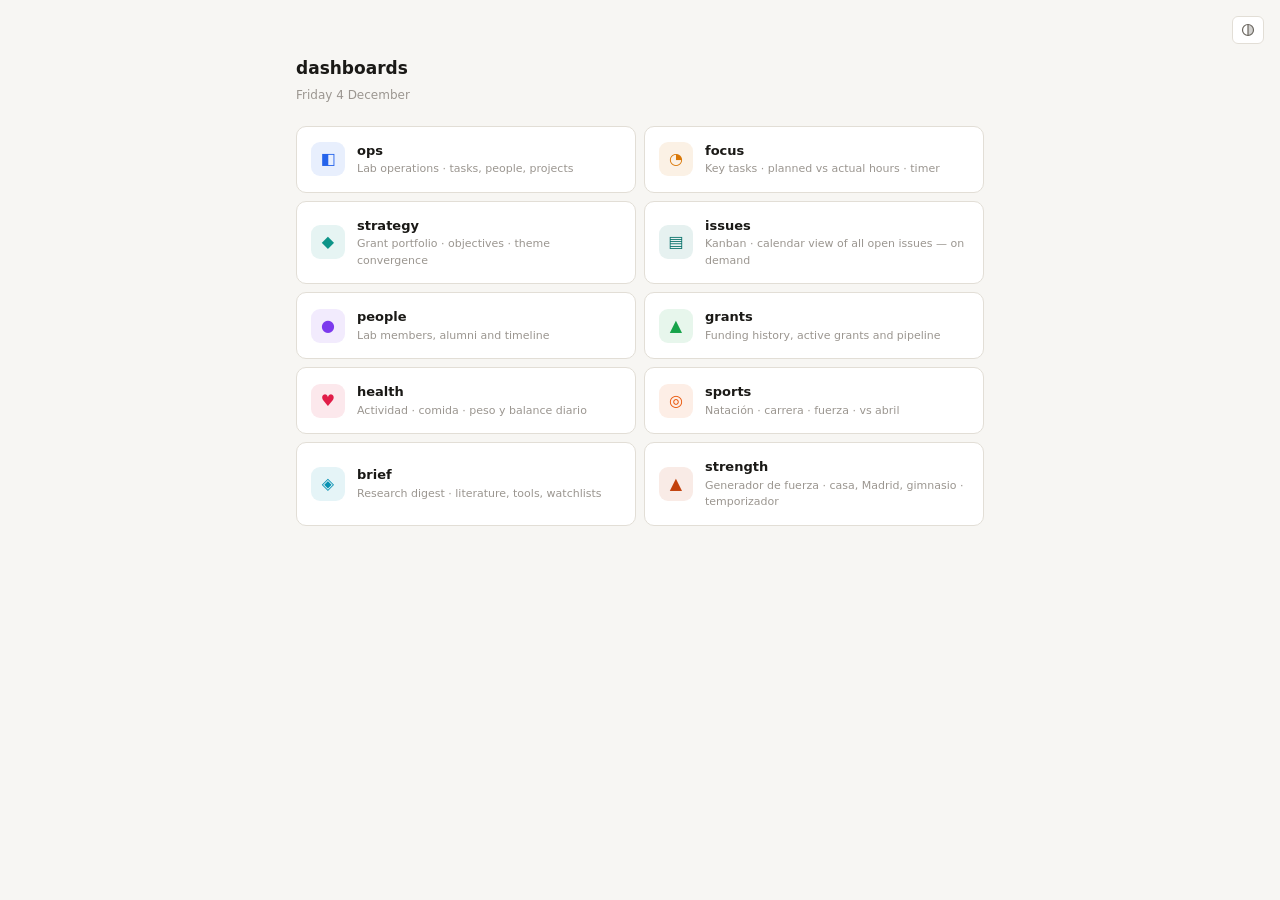
<file: index.html>
<!DOCTYPE html>
<html lang="en">
<head>
<meta charset="UTF-8">
<meta name="viewport" content="width=device-width, initial-scale=1.0, viewport-fit=cover">
<meta name="theme-color" content="#F7F6F3" media="(prefers-color-scheme: light)">
<meta name="theme-color" content="#141412" media="(prefers-color-scheme: dark)">
<meta name="apple-mobile-web-app-capable" content="yes">
<meta name="apple-mobile-web-app-title" content="dashboards">
<meta name="robots" content="noindex, nofollow">
<title>dashboards</title>
<link rel="icon" href="data:image/svg+xml,<svg xmlns='http://www.w3.org/2000/svg' viewBox='0 0 100 100'><rect width='100' height='100' rx='20' fill='%232563EB'/><rect x='22' y='22' width='24' height='24' rx='4' fill='white'/><rect x='54' y='22' width='24' height='24' rx='4' fill='white' opacity='.6'/><rect x='22' y='54' width='24' height='24' rx='4' fill='white' opacity='.6'/><rect x='54' y='54' width='24' height='24' rx='4' fill='white' opacity='.3'/></svg>">
<link rel="stylesheet" href="shared/style.css?v=20261006-2230">
<script>(function(){var t=localStorage.getItem('dash:theme');if(t&&t!=='auto')document.documentElement.setAttribute('data-theme',t);})()</script>
<style>.hub-theme-btn{position:fixed;top:16px;right:16px;z-index:10;}
.hub{max-width:720px}
#hub .hub-grid{display:grid;grid-template-columns:repeat(2,minmax(0,1fr));gap:8px}
#hub .hub-grid .hub-item{margin-bottom:0}
@media(max-width:420px){#hub .hub-grid{grid-template-columns:1fr}}</style>
</head>
<body>
<div class="hub" id="hub"></div>
<button class="hub-theme-btn btn btn-icon" id="theme-btn" onclick="toggleTheme()" title="Theme: auto"><svg width="14" height="14" viewBox="0 0 14 14" fill="none"><circle cx="7" cy="7" r="5.5" stroke="currentColor" stroke-width="1.2"/><path d="M7 1.5v11" stroke="currentColor" stroke-width="1.2"/><path d="M7 1.5A5.5 5.5 0 0112.5 7 5.5 5.5 0 017 12.5z" fill="currentColor" opacity=".3"/></svg></button>

<script>
// ─── Theme toggle ─────────────────────────────────────────────────────────────
var THEME_CYCLE=['auto','light','dark'];
function themeIcon(t){
  if(t==='dark')  return '<svg width="14" height="14" viewBox="0 0 14 14" fill="none"><path d="M12 9.5A5.5 5.5 0 014.5 2a5.5 5.5 0 100 10 5.5 5.5 0 007.5-2.5z" stroke="currentColor" stroke-width="1.2" stroke-linejoin="round"/></svg>';
  if(t==='light') return '<svg width="14" height="14" viewBox="0 0 14 14" fill="none"><circle cx="7" cy="7" r="3" stroke="currentColor" stroke-width="1.2"/><path d="M7 1v2M7 11v2M1 7h2M11 7h2M3.2 3.2l1.4 1.4M9.4 9.4l1.4 1.4M10.8 3.2l-1.4 1.4M4.6 9.4l-1.4 1.4" stroke="currentColor" stroke-width="1.2" stroke-linecap="round"/></svg>';
  return '<svg width="14" height="14" viewBox="0 0 14 14" fill="none"><circle cx="7" cy="7" r="5.5" stroke="currentColor" stroke-width="1.2"/><path d="M7 1.5v11" stroke="currentColor" stroke-width="1.2"/><path d="M7 1.5A5.5 5.5 0 0112.5 7 5.5 5.5 0 017 12.5z" fill="currentColor" opacity=".3"/></svg>';
}
function applyTheme(t){
  if(t==='auto'){document.documentElement.removeAttribute('data-theme');}
  else{document.documentElement.setAttribute('data-theme',t);}
  localStorage.setItem('dash:theme',t);
  var btn=document.getElementById('theme-btn');
  if(btn){btn.innerHTML=themeIcon(t);btn.title='Theme: '+t;}
}
function toggleTheme(){
  var cur=localStorage.getItem('dash:theme')||'auto';
  var next=THEME_CYCLE[(THEME_CYCLE.indexOf(cur)+1)%THEME_CYCLE.length];
  applyTheme(next);
}

// ─── registry ─────────────────────────────────────────────────────────────────
// To add a dashboard: copy ops/ to <id>/, edit its manifest, add a row here.
const DASHBOARDS = [
  { id:"ops",    name:"ops",    desc:"Lab operations \u00b7 tasks, people, projects", path:"ops/",    icon:"\u25E7", color:"#2563EB", live:true  },
  { id:"focus", name:"focus", desc:"Key tasks \u00b7 planned vs actual hours \u00b7 timer", path:"focus/", icon:"\u25D4", color:"#D97706", live:true  },
  { id:"strategy", name:"strategy", desc:"Grant portfolio \u00b7 objectives \u00b7 theme convergence", path:"strategy/", icon:"\u25C6", color:"#0D9488", live:true  },
  { id:"issues", name:"issues", desc:"Kanban \u00b7 calendar view of all open issues \u2014 on demand", path:"issues/", icon:"\u25A4", color:"#0F766E", live:true  },
  { id:"people", name:"people", desc:"Lab members, alumni and timeline", path:"people/", icon:"\u25CF", color:"#7C3AED", live:true  },
  { id:"grants",  name:"grants",  desc:"Funding history, active grants and pipeline",  path:"grants/",  icon:"\u25B2", color:"#16A34A", live:true  },
  { id:"health", name:"health", desc:"Actividad \u00b7 comida \u00b7 peso y balance diario", path:"health/", icon:"\u2665", color:"#E11D48", live:true  },
  { id:"sports", name:"sports", desc:"Natación \u00b7 carrera \u00b7 fuerza \u00b7 vs abril", path:"sports/", icon:"\u25CE", color:"#EA580C", live:true  },
  { id:"digest", name:"brief", desc:"Research digest \u00b7 literature, tools, watchlists", path:"digest/", icon:"\u25C8", color:"#0891B2", live:true  },
  { id:"strength", name:"strength", desc:"Generador de fuerza \u00b7 casa, Madrid, gimnasio \u00b7 temporizador", path:"strength/", icon:"\u25B2", color:"#C2410C", live:true  }];

document.getElementById("hub").innerHTML =
  "<h1>dashboards</h1><div class='sub'>"
  + new Date().toLocaleDateString("en-GB",{weekday:"long",day:"numeric",month:"long"})
  + "</div>"
  + "<div class='hub-grid'>" + DASHBOARDS.map(function(d){
      const inner =
          "<div class='hub-ic' style=\"background:" + d.color + "1a;color:" + d.color + "\">" + d.icon + "</div>"
        + "<div class='hub-t'><div class='hub-n'>" + d.name + "</div>"
        + "<div class='hub-d'>" + d.desc + "</div></div>"
        + (d.live ? "" : "<span class='hub-badge'>soon</span>");
      return d.live
        ? "<a class='hub-item' href='" + d.path + "'>" + inner + "</a>"
        : "<div class='hub-item soon'>" + inner + "</div>";
    }).join("") + "</div>";

// init theme button label
(function(){var t=localStorage.getItem('dash:theme')||'auto';setTimeout(function(){applyTheme(t);},50);})();
</script>
</body>
</html>
</file>
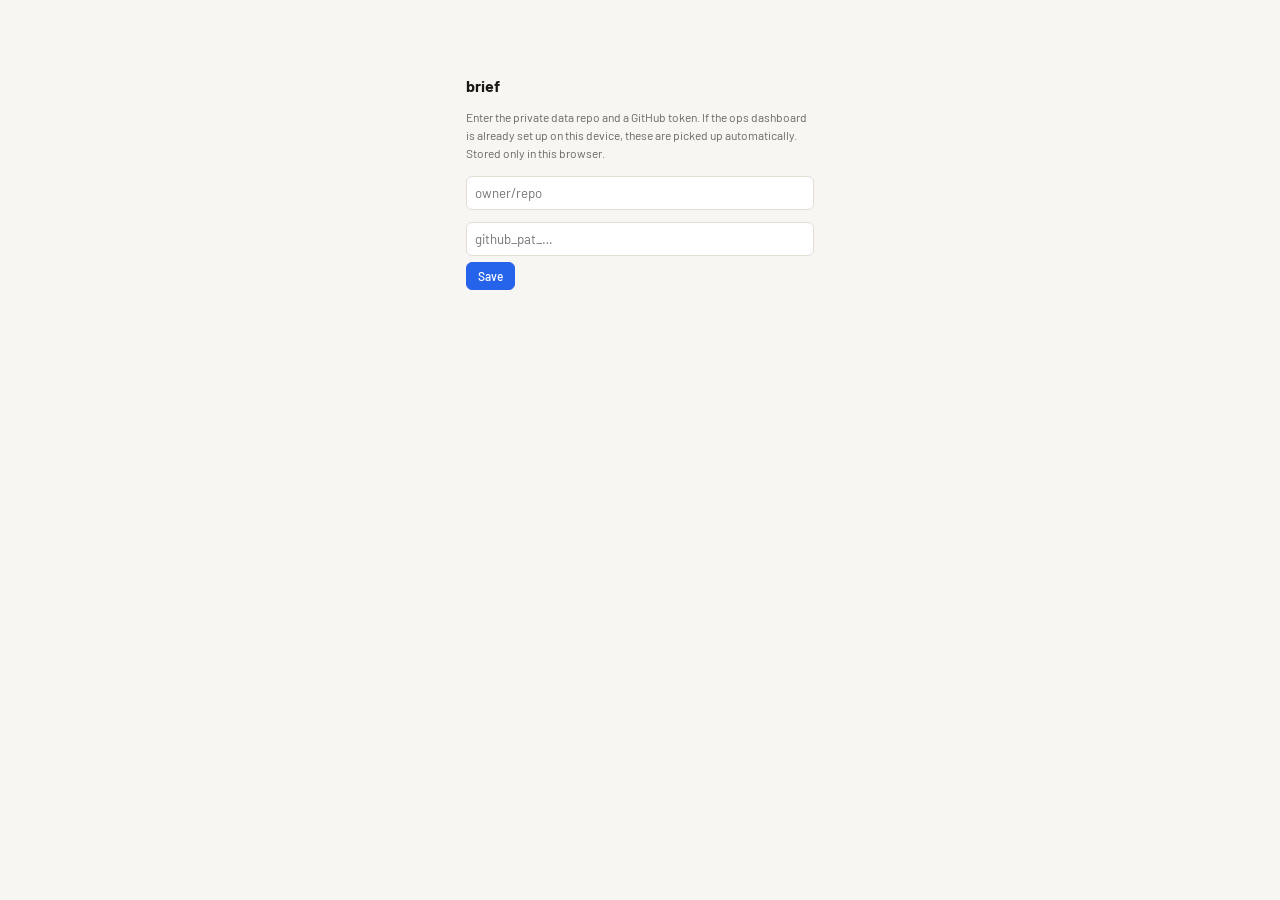
<file: digest/index.html>
<!DOCTYPE html>
<html lang="en">
<head>
<meta charset="UTF-8">
<meta name="viewport" content="width=device-width,initial-scale=1,viewport-fit=cover">
<meta name="theme-color" content="#F7F6F3" media="(prefers-color-scheme:light)">
<meta name="theme-color" content="#141412" media="(prefers-color-scheme:dark)">
<meta name="apple-mobile-web-app-capable" content="yes">
<meta name="apple-mobile-web-app-title" content="brief">
<meta name="robots" content="noindex,nofollow">
<title>brief</title>
<link rel="icon" href="data:image/svg+xml,<svg xmlns='http://www.w3.org/2000/svg' viewBox='0 0 100 100'><rect width='100' height='100' rx='20' fill='%230891B2'/><rect x='24' y='26' width='52' height='8' rx='4' fill='white'/><rect x='24' y='46' width='36' height='8' rx='4' fill='white' opacity='.7'/><rect x='24' y='66' width='44' height='8' rx='4' fill='white' opacity='.45'/></svg>">
<link rel="preconnect" href="https://fonts.googleapis.com">
<link rel="preconnect" href="https://fonts.gstatic.com" crossorigin>
<link href="https://fonts.googleapis.com/css2?family=Barlow:wght@400;500;600&family=Barlow+Condensed:wght@500;600;700&display=swap" rel="stylesheet">
<link rel="stylesheet" href="../shared/style.css?v=20261006-2230">
<script>(function(){var t=localStorage.getItem('dash:theme');if(t&&t!=='auto')document.documentElement.setAttribute('data-theme',t);})()</script>
<style>
.page{max-width:760px;margin:0 auto;padding:14px 14px 90px;padding-top:calc(14px + env(safe-area-inset-top,0px))}
.fh{display:flex;align-items:center;gap:8px;margin-bottom:12px}
.fh h1{font-family:var(--f-num);font-size:21px;font-weight:600;letter-spacing:.01em;flex:1}
.fh .sub{font-size:12px;color:var(--text-3);font-variant-numeric:tabular-nums}
.sync{font-size:11px;padding:3px 8px;border-radius:99px;border:1px solid var(--border);color:var(--text-3);cursor:pointer;background:none;font-family:inherit}
.sync.dirty,.sync.saving{color:var(--warning);border-color:var(--warning-border);background:var(--warning-bg)}
.sync.error,.sync.offline{color:var(--danger);border-color:var(--danger-border);background:var(--danger-bg)}
.sync.saved{color:var(--green);border-color:var(--green-border);background:var(--green-bg)}

.ban{background:var(--warning-bg);border:1px solid var(--warning-border);color:var(--text);border-radius:var(--r);padding:9px 12px;margin-bottom:8px;font-size:12px}
.ban.bad{background:var(--danger-bg);border-color:var(--danger-border)}
.ban.info{background:var(--accent-bg);border-color:var(--accent-border)}
.tabs.ptabs{width:max-content;max-width:100%;margin-bottom:12px}
.tab .n{font-size:10px;color:var(--text-3);margin-left:4px;font-variant-numeric:tabular-nums}
.tab.on .n{color:var(--accent)}

.sec-hd{font-size:11px;font-weight:600;color:var(--text-3);letter-spacing:.05em;margin:16px 0 8px;display:flex;align-items:center;gap:8px;text-transform:uppercase}
.sec-hd .sp{flex:1}
.sec-hd .cnt{font-weight:500;letter-spacing:0;text-transform:none}

.empty{font-size:13px;color:var(--text-3);padding:10px 12px;border:1px dashed var(--border-strong);border-radius:var(--r)}
.ok-line{font-size:13px;color:var(--green);padding:9px 12px;background:var(--green-bg);border:1px solid var(--green-border);border-radius:var(--r)}

.lit{padding:11px 13px}
.lit.t1{border-left-color:var(--danger)}
.lit.t2{border-left-color:var(--accent)}
.lit.t3{border-left-color:var(--green)}
.lit.t4{border-left-color:var(--text-3)}
.lit.urg{border-left-color:var(--danger);background:var(--danger-bg);border-color:var(--danger-border)}
.lit.m-skip{opacity:.5}
.lit.m-save{box-shadow:inset 0 0 0 1px var(--green-border)}
.lit.m-dig{box-shadow:inset 0 0 0 1px var(--accent-border)}
.row{display:flex;gap:5px;flex-wrap:wrap;align-items:center}
.lit .ttl{font-size:14px;font-weight:600;line-height:1.35;margin:6px 0 2px;color:var(--text);text-decoration:none;display:block}
a.ttl:hover{color:var(--accent)}
.lit .by{font-size:12px;color:var(--text-2)}
.lit .sm{font-size:13px;margin-top:6px}
.lit .wy{font-size:12.5px;color:var(--text-2);margin-top:4px}
.lit .cl{font-size:12px;margin-top:5px;color:var(--text-2)}
.lit .cl b{color:var(--text);font-weight:600}
.lit .acts{display:flex;gap:6px;flex-wrap:wrap;margin-top:9px;align-items:center}
.btn.mini{font-size:11px;padding:4px 9px}
.btn.on-save{background:var(--green-bg);border-color:var(--green-border);color:var(--green)}
.btn.on-dig{background:var(--accent-bg);border-color:var(--accent-border);color:var(--accent)}
.btn.on-skip{background:var(--surface2);border-color:var(--border-strong);color:var(--text)}
.rk{font-family:var(--f-num);font-size:12px;color:var(--text-3);font-weight:600}
.chip.pre{background:var(--warning-bg);color:var(--warning);border:1px solid var(--warning-border)}
.chip.comp{background:var(--danger-bg);color:var(--danger);border:1px solid var(--danger-border)}
.chip.ppl{background:var(--accent-bg);color:var(--accent);border:1px solid var(--accent-border)}
.chip.sig{background:var(--surface2);color:var(--text-2);border:1px dashed var(--border-strong)}
.chip.sci-ok{background:var(--green-bg);color:var(--green)}
.chip.sci-bad{background:var(--danger-bg);color:var(--danger)}
.chip.prj{background:var(--surface2);color:var(--text-2);font-weight:600}
.chip.tier{font-weight:600}

.filters{display:flex;gap:6px;flex-wrap:wrap;margin-bottom:8px;align-items:center}
.fbtn{font-family:inherit;font-size:11px;padding:3px 9px;border-radius:99px;border:1px solid var(--border);background:var(--surface);color:var(--text-2);cursor:pointer}
.fbtn.on{background:var(--accent-bg);border-color:var(--accent-border);color:var(--accent)}

.skipline{font-size:12px;color:var(--text-3);margin-top:14px;padding-top:10px;border-top:1px solid var(--border)}

.panel{background:var(--surface);border:1px solid var(--border);border-radius:var(--r);padding:11px 13px;margin-bottom:8px}
.panel h3{font-size:13px;font-weight:600;margin-bottom:6px}
details.panel>summary{cursor:pointer;list-style:none;display:flex;align-items:center;gap:8px;font-size:13px;font-weight:600}
details.panel>summary::-webkit-details-marker{display:none}
details.panel>summary::before{content:'▸';color:var(--text-3);font-size:11px;transition:transform .12s}
details.panel[open]>summary::before{transform:rotate(90deg)}
details.panel .body{margin-top:8px;font-size:12.5px;color:var(--text-2)}
.kw{display:flex;flex-wrap:wrap;gap:4px;margin-top:4px}
.kw span{font-size:11px;padding:2px 7px;border-radius:99px;background:var(--surface2);color:var(--text-2)}
.kw span.t2{opacity:.6;font-style:italic}
.chip.age{background:var(--surface2);color:var(--text-2)}
.chip.bl{background:var(--surface2);color:var(--text-2);border:1px dashed var(--border-strong)}
.chip.dig{background:var(--accent-bg);color:var(--accent)}
.chip.dug{background:var(--green-bg);color:var(--green)}
.lit.bl{border-style:dashed}
.lit.m-read{opacity:.55}
.btn.on-read{background:var(--surface2);border-color:var(--border-strong);color:var(--text)}
.strip{display:flex;gap:12px;align-items:center;flex-wrap:wrap;font-size:12px;color:var(--text-2);margin-bottom:8px}
.strip b{color:var(--text);font-variant-numeric:tabular-nums}
.strip .sp{flex:1}
.kw.comp span{background:var(--danger-bg);color:var(--danger)}
.lbl{font-size:10px;font-weight:600;letter-spacing:.05em;text-transform:uppercase;color:var(--text-3);margin:8px 0 3px}
.kv{display:grid;grid-template-columns:auto 1fr;gap:3px 12px;font-size:12.5px}
.kv dt{color:var(--text-3)}
.ss{display:grid;grid-template-columns:auto 1fr auto;gap:4px 10px;align-items:baseline;font-size:12.5px;padding:6px 0;border-bottom:1px solid var(--border)}
.ss:last-child{border-bottom:none}
.ss .id{font-family:var(--f-num);font-weight:600;color:var(--text-2)}
.ss .q{color:var(--text-3);font-size:11.5px;grid-column:2/-1}
.todo{color:var(--warning);font-size:12px}


.setup{max-width:380px;margin:60px auto;padding:0 16px}
.setup h2{font-size:16px;margin-bottom:10px}
.setup input{width:100%;margin:6px 0;padding:8px;border:1px solid var(--border);border-radius:var(--rs);background:var(--surface);color:var(--text);font-family:inherit}
.setup p{font-size:12px;color:var(--text-2);margin-bottom:8px}
.footer{font-size:10px;color:var(--text-3);text-align:center;margin-top:24px}
</style>
</head>
<body>
<div class="page" id="app"></div>
<script>
// ─── config ───────────────────────────────────────────────────────────────────
// Code only. All data is read at runtime from the private data repo with the
// token the user enters; nothing private is committed here.
const PAT_KEY='dash:digest:pat',  PAT_FALL='dash:ops:pat';
const REPO_KEY='dash:digest:repo', REPO_FALL='dash:ops:repo';
const LS_STATE='dash:digest:state', LS_CACHE='dash:digest:cache', LS_TAB='dash:digest:tab';
const STATE_PATH='data/digest/state.json';
const SECS=['urgent','literature','social','beyond','tools'];
const CHECKED=['save','read','skip'];   // these take an item out of the inbox; 'dig' keeps it there
const BRIEF_PATH='brief/digest/today.json';
const JOURNAL_PATH='brief/digest/today_changes.json';
const WL_PATH='data/digest/watchlists.json';
const BUILD='20261023-1200';
const TIERS={1:{t:'Watchlist person',c:'var(--danger)'},2:{t:'Project',c:'var(--accent)'},3:{t:'Method',c:'var(--green)'},4:{t:'Topic',c:'var(--text-3)'}};

// ─── helpers (every optional field is guarded at the point of use) ────────────
const pad=n=>String(n).padStart(2,'0');
const esc=s=>String(s==null?'':s).replace(/&/g,'&amp;').replace(/</g,'&lt;').replace(/>/g,'&gt;').replace(/"/g,'&quot;').replace(/'/g,'&#39;');
const T=x=>typeof x==='string'?x:(x==null?'':String(x));
const A=x=>Array.isArray(x)?x:[];
const O=x=>(x&&typeof x==='object'&&!Array.isArray(x))?x:{};
function localDate(d){return d.getFullYear()+'-'+pad(d.getMonth()+1)+'-'+pad(d.getDate());}
function parseDate(s){const p=T(s).split('-').map(Number);return new Date(p[0],(p[1]||1)-1,p[2]||1,12,0,0);}
function dayDiff(a,b){return Math.round((parseDate(b)-parseDate(a))/864e5);}
function fmtLong(s){return /^\d{4}-\d{2}-\d{2}$/.test(T(s))?parseDate(s).toLocaleDateString('en-GB',{weekday:'short',day:'numeric',month:'short',year:'numeric'}):T(s);}
function fmtShort(s){return /^\d{4}-\d{2}-\d{2}$/.test(T(s))?parseDate(s).toLocaleDateString('en-GB',{day:'numeric',month:'short'}):T(s);}
function b64utf8(b64){const bin=atob(String(b64).replace(/\s/g,''));const b=new Uint8Array(bin.length);for(let i=0;i<bin.length;i++)b[i]=bin.charCodeAt(i);return new TextDecoder('utf-8').decode(b);}
function utf8b64(str){const bytes=new TextEncoder().encode(str);let bin='';for(let i=0;i<bytes.length;i++)bin+=String.fromCharCode(bytes[i]);return btoa(bin);}
function safeUrl(u){u=T(u).trim();return /^https?:\/\//i.test(u)?u:'';}
function linkOf(it){const u=safeUrl(it.url);if(u)return u;const d=T(it.doi).replace(/^https?:\/\/(dx\.)?doi\.org\//i,'').trim();return d?'https://doi.org/'+encodeURI(d):'';}
const clone=x=>JSON.parse(JSON.stringify(x));

// ─── state ────────────────────────────────────────────────────────────────────
const TODAY=localDate(new Date());
let PAT=localStorage.getItem(PAT_KEY)||localStorage.getItem(PAT_FALL)||'';
let REPO=localStorage.getItem(REPO_KEY)||localStorage.getItem(REPO_FALL)||'';
let BRIEF=null, WL=null;
let JR=emptyJ();              // journal as last seen on GitHub
let W=emptyJ();               // working copy: server journal overlaid with unsynced local edits
let view='boot', errMsg='';
let tab=['brief','saved','watch'].includes(localStorage.getItem(LS_TAB))?localStorage.getItem(LS_TAB):'brief';
let filter='all';
let STATE=null;
let sync='saved', syncMsg='', dirty=false, saving=false, pushTimer=null, editSeq=0, offline=false;
let dismissedWarn={};

function emptyJ(){return {updated:null,marks:{},decisions:{}};}
function normJ(j){j=O(j);return {updated:j.updated||null,marks:O(j.marks),decisions:O(j.decisions)};}

// ─── api ──────────────────────────────────────────────────────────────────────
async function api(path,method,body){
  const opts={method:method||'GET',headers:{'Authorization':'token '+PAT,'Accept':'application/vnd.github.v3+json'}};
  if(body){opts.headers['Content-Type']='application/json';opts.body=JSON.stringify(body);}
  let r;
  try{r=await fetch('https://api.github.com'+path,opts);}
  catch(e){const er=new Error('offline');er.offline=true;throw er;}
  if(!r.ok){const er=new Error(r.status+' '+r.statusText);er.status=r.status;throw er;}
  return r.status===204?null:r.json();
}
async function getFile(path){
  try{
    const f=await api('/repos/'+REPO+'/contents/'+path+'?ref=HEAD&t='+Date.now());
    return {sha:f.sha,data:JSON.parse(b64utf8(f.content))};
  }catch(e){ if(e.status===404) return null; throw e; }
}

// ─── normalisers ──────────────────────────────────────────────────────────────
function normBrief(b){
  b=O(b); b.meta=O(b.meta); b.meta.warnings=A(b.meta.warnings).map(T); b.meta.sources=A(b.meta.sources);
  b.urgent=A(b.urgent); b.literature=A(b.literature); b.tools=A(b.tools); b.social=A(b.social); b.beyond=A(b.beyond); b.skipped=O(b.skipped); b.skipped.near_misses=A(b.skipped.near_misses); b.meta.windows=O(b.meta.windows);
  // Backstop for the missing-id class of bug: never let an item arrive without a stable key.
  const seen={};
  SECS.forEach(k=>b[k].forEach((it,i)=>{
    if(!it||typeof it!=='object'){b[k][i]=it={};}
    if(!T(it.id)||seen[it.id]){console.error('digest: item without a unique id in',k,i,it.title);it.id=k+'-auto-'+i;}
    seen[it.id]=1;
  }));
  b.literature.sort((x,y)=>(+x.rank||999)-(+y.rank||999));
  return b;
}
function normWL(w){
  w=O(w); w.projects=A(w.projects).map(p=>{p=O(p);p.keywords=A(p.keywords).map(k=>typeof k==='string'?{term:k}:O(k));return p;});
  w.technique_terms=A(w.technique_terms).map(k=>typeof k==='string'?{term:k}:O(k));
  w.saved_searches=A(w.saved_searches); w.decisions=A(w.decisions); w.people=A(w.people).filter(p=>p&&typeof p==='object');
  w.context_rules=A(w.context_rules); w.feeds=O(w.feeds); w.social=O(w.social); w.social.items=A(w.social.items);
  w.relevance_order=A(w.relevance_order); w.meta=O(w.meta);
  w.social.topics=A(w.social.topics); w.social.traction=O(w.social.traction); w.social.following=O(w.social.following);
  w.run=O(w.run); w.beyond=O(w.beyond); w.beyond.journals=A(w.beyond.journals);
  return w;
}

// ─── load ─────────────────────────────────────────────────────────────────────
function loadLocal(){try{return JSON.parse(localStorage.getItem(LS_STATE)||'null');}catch(e){return null;}}
function saveLocal(){try{localStorage.setItem(LS_STATE,JSON.stringify({dirty:dirty,w:W}));}catch(e){}}
function initWorking(){
  W=clone(JR);
  const loc=loadLocal();
  if(loc&&loc.dirty&&loc.w){W=mergeJ(JR,normJ(loc.w));dirty=true;sync='dirty';schedulePush(300);}
  saveLocal();
}
async function load(){
  if(!PAT||!REPO){view='setup';render();return;}
  view='loading';render();
  try{
    const r=await Promise.all([getFile(BRIEF_PATH),getFile(WL_PATH),getFile(JOURNAL_PATH),getFile(STATE_PATH)]);
    if(!r[0]) throw new Error('404: '+BRIEF_PATH+' not found in '+REPO);
    BRIEF=normBrief(r[0].data); WL=normWL(r[1]?r[1].data:{}); JR=r[2]?normJ(r[2].data):emptyJ(); STATE=r[3]?O(r[3].data):null;
    try{localStorage.setItem(LS_CACHE,JSON.stringify({brief:r[0].data,wl:r[1]?r[1].data:{},journal:r[2]?r[2].data:{},state:r[3]?r[3].data:null}));}catch(e){}
    offline=false; initWorking(); view='ready';
  }catch(e){
    const cached=e.offline?localStorage.getItem(LS_CACHE):null;
    if(cached){
      const c=JSON.parse(cached); BRIEF=normBrief(c.brief); WL=normWL(c.wl); JR=normJ(c.journal); STATE=c.state?O(c.state):null;
      offline=true; initWorking(); sync='offline'; view='ready';
    }else{ errMsg=e.message||String(e); view='error'; }
  }
  render();
}

// ─── journal: marks and decisions (written only here, merged per key by newest ts) ───
function mergeJ(a,b){
  const out={updated:new Date().toISOString(),marks:{},decisions:{}};
  ['marks','decisions'].forEach(k=>{
    const keys=Object.keys(O(a[k])).concat(Object.keys(O(b[k])));
    keys.forEach(id=>{
      const x=O(a[k])[id],y=O(b[k])[id];
      out[k][id]=!x?y:(!y?x:(T(y.ts)>=T(x.ts)?y:x));
    });
  });
  return out;
}
function markOf(id){const m=W.marks[id];return m&&m.status!=='none'?m.status:'';}
function isChecked(id){return CHECKED.indexOf(markOf(id))>=0;}
function setMark(id,status){
  const cur=markOf(id);
  W.marks[id]={status:cur===status?'none':status,ts:new Date().toISOString()};
  touch();
}
function touch(quiet){editSeq++;dirty=true;sync='dirty';saveLocal();schedulePush(700);if(quiet)paintSync();else render(true);}
function schedulePush(ms){clearTimeout(pushTimer);pushTimer=setTimeout(push,ms);}
async function push(){
  if(saving||!dirty||view!=='ready')return;
  saving=true;sync='saving';paintSync();
  const seq=editSeq;
  try{
    const f=await getFile(JOURNAL_PATH);
    const latest=f?normJ(f.data):emptyJ();
    const merged=mergeJ(latest,W);
    const body={message:'digest: journal '+TODAY,content:utf8b64(JSON.stringify(merged,null,2)+'\n')};
    if(f)body.sha=f.sha;
    await api('/repos/'+REPO+'/contents/'+JOURNAL_PATH,'PUT',body);
    JR=merged;W=mergeJ(merged,W);
    if(seq===editSeq){dirty=false;sync='saved';syncMsg='';offline=false;}
    else{schedulePush(200);}
  }catch(e){
    if(e.status===409||e.status===422){saving=false;schedulePush(400);return;}   // lost a race: re-read and merge again
    sync=e.offline?'offline':'error';syncMsg=e.message||'';
  }
  saving=false;saveLocal();paintSync();
}
function paintSync(){
  const b=document.getElementById('sync');if(!b)return;
  const L={saved:'synced',dirty:'unsaved',saving:'saving…',offline:'offline',error:'error'};
  b.className='sync '+sync;b.textContent=L[sync]||sync;b.title=syncMsg||'';
}

// ─── pieces ───────────────────────────────────────────────────────────────────
function projectMap(){const m={};A(WL&&WL.projects).forEach(p=>{m[T(p.id)]=p;});return m;}
function prjChips(list){
  const pm=projectMap();
  return A(list).map(id=>{const p=pm[T(id)];return '<span class="chip prj" title="'+esc(p?p.name:'')+'">'+esc(id)+(p&&p.short?' · '+esc(p.short):'')+'</span>';}).join('');
}
const ACTS=[['save','Save'],['dig','Dig deeper'],['read','Read'],['skip','Skip']];
function actsRow(id,defs,extra){
  const m=markOf(id);
  return '<div class="acts">'+(defs||ACTS).map(a=>'<button class="btn mini'+(m===a[0]?' on-'+a[0]:'')+'" data-act="mark" data-id="'+esc(id)+'" data-v="'+a[0]+'">'+a[1]+'</button>').join('')+(extra||'')+'</div>';
}
// new / age / borderline / dig chips shared by every card
function stampChips(it){
  let h='';
  const fs=T(it.first_seen),age=/^\d{4}-\d{2}-\d{2}$/.test(fs)?dayDiff(fs,TODAY):null;
  if(age!=null)h+=age<=0?'<span class="chip new">new</span>':'<span class="chip age" title="first seen '+esc(fmtShort(fs))+'">'+age+'d</span>';
  if(it.borderline===true)h+='<span class="chip bl" title="Included because it was a close call">borderline</span>';
  if(it.dig===true||markOf(T(it.id))==='dig')h+='<span class="chip dig">dig requested</span>';
  else if(T(it.updated_on))h+='<span class="chip dug">updated '+esc(fmtShort(it.updated_on))+'</span>';
  return h;
}
function litCard(it){
  const id=T(it.id),m=markOf(id),tier=TIERS[it.tier]?+it.tier:4,link=linkOf(it);
  const people=A(it.people).filter(p=>p&&typeof p==='object');
  const comp=people.filter(p=>T(p.role).toLowerCase()==='competitor'),oth=people.filter(p=>T(p.role).toLowerCase()!=='competitor');
  const sc=O(it.scite),contra=+sc.contrasting||0,supp=+sc.supporting||0;
  let h='<div class="card lit t'+tier+(m?' m-'+m:'')+(it.borderline===true?' bl':'')+'" data-id="'+esc(id)+'">';
  h+='<div class="row">';
  if(it.rank!=null)h+='<span class="rk">#'+esc(it.rank)+'</span>';
  h+='<span class="chip tier" style="color:'+TIERS[tier].c+'">'+esc(TIERS[tier].t)+'</span>';
  comp.forEach(p=>{h+='<span class="chip comp">competitor · '+esc(p.name)+'</span>';});
  oth.forEach(p=>{h+='<span class="chip ppl">'+esc(p.role||'watchlist')+' · '+esc(p.name)+'</span>';});
  if(it.peer_reviewed===false)h+='<span class="chip pre">preprint · not peer reviewed</span>';
  if(T(it.signal))h+='<span class="chip sig">'+esc(it.signal)+'</span>';
  if(contra>0)h+='<span class="chip sci-bad">⚠ '+contra+' contrasting</span>';
  else if(sc&&(supp||sc.mentioning||sc.note))h+='<span class="chip sci-ok">Scite · '+supp+' supporting</span>';
  h+=prjChips(it.projects)+stampChips(it)+'</div>';
  h+=link?'<a class="ttl" href="'+esc(link)+'" target="_blank" rel="noopener noreferrer">'+esc(it.title)+'</a>':'<div class="ttl">'+esc(it.title)+'</div>';
  h+='<div class="by">'+esc(it.authors)+(T(it.venue)?' · '+esc(it.venue):'')+(T(it.date)?' · '+esc(fmtShort(it.date)):'')+'</div>';
  if(T(it.summary))h+='<div class="sm">'+esc(it.summary)+'</div>';
  if(T(it.why))h+='<div class="wy">'+esc(it.why)+'</div>';
  if(T(it.lens))h+='<div class="cl"><b>Lens:</b> '+esc(it.lens)+'</div>';
  if(T(it.claims))h+='<div class="cl"><b>Paper claims:</b> '+esc(it.claims)+'</div>';
  if(T(it.inference))h+='<div class="cl"><b>My inference:</b> '+esc(it.inference)+'</div>';
  if(T(it.uncertain))h+='<div class="cl"><b>Unsure:</b> '+esc(it.uncertain)+'</div>';
  if(T(sc.note))h+='<div class="cl"><b>Scite:</b> '+esc(sc.note)+'</div>';
  h+=actsRow(id,null,T(it.doi)?'<span class="chip dl">DOI '+esc(T(it.doi).replace(/^https?:\/\/(dx\.)?doi\.org\//i,''))+'</span>':'');
  return h+'</div>';
}
function urgentCard(u){
  const id=T(u.id),link=safeUrl(u.url),m=markOf(id);
  let h='<div class="card lit urg'+(m?' m-'+m:'')+'" data-id="'+esc(id)+'"><div class="row"><span class="chip comp">'+esc(u.kind||'urgent')+'</span>'+stampChips(u)+'</div>'
    +(link?'<a class="ttl" href="'+esc(link)+'" target="_blank" rel="noopener noreferrer">'+esc(u.title)+'</a>':'<div class="ttl">'+esc(u.title)+'</div>');
  if(T(u.why))h+='<div class="sm">'+esc(u.why)+'</div>';
  if(T(u.action))h+='<div class="wy"><b>Action:</b> '+esc(u.action)+'</div>';
  return h+actsRow(id,[['read','Read'],['dig','Dig deeper']])+'</div>';
}
function toolCard(t){
  const id=T(t.id),m=markOf(id),link=safeUrl(t.url);
  let h='<div class="card lit t3'+(m?' m-'+m:'')+'" data-id="'+esc(id)+'"><div class="row"><span class="chip src">'+esc(t.kind||'tool')+'</span>'+prjChips(t.projects)+stampChips(t)+'</div>';
  h+=link?'<a class="ttl" href="'+esc(link)+'" target="_blank" rel="noopener noreferrer">'+esc(t.title)+'</a>':'<div class="ttl">'+esc(t.title)+'</div>';
  if(T(t.reason))h+='<div class="sm">'+esc(t.reason)+'</div>';
  return h+actsRow(id)+'</div>';
}
function socialCard(x){
  const id=T(x.id),m=markOf(id),link=safeUrl(x.url),mt=O(x.metrics),lk=O(x.linked),lkLink=linkOf(lk);
  const tp=A(WL&&WL.social.topics).find(t=>T(t.id)===T(x.topic));
  const people=A(x.people).filter(p=>p&&typeof p==='object');
  let h='<div class="card lit t4 soc'+(m?' m-'+m:'')+(x.borderline===true?' bl':'')+'" data-id="'+esc(id)+'"><div class="row">';
  h+='<span class="chip src">'+esc(T(x.platform)||'Bluesky')+'</span><span class="chip prj">'+esc(tp?tp.name:(T(x.topic)==='other'?'Other':T(x.topic)))+'</span>';
  if(x.via==='following')h+='<span class="chip ppl" title="Posted by an account you follow">from your follows</span>';
  people.forEach(p=>{h+='<span class="chip '+(T(p.role).toLowerCase()==='competitor'?'comp':'ppl')+'">'+esc(p.role||'watchlist')+' · '+esc(p.name)+'</span>';});
  h+=x.verified===true?'<span class="chip sci-ok">verified · '+esc(T(lk.kind)||'source found')+'</span>':'<span class="chip sig">social signal, unverified</span>';
  h+=stampChips(x)+'</div>';
  h+=link?'<a class="ttl" href="'+esc(link)+'" target="_blank" rel="noopener noreferrer">'+esc(x.gist)+'</a>':'<div class="ttl">'+esc(x.gist)+'</div>';
  h+='<div class="by">'+esc(x.author)+(T(x.posted)?' · '+esc(fmtShort(x.posted)):'')+'</div>';
  const eng=[];
  if(mt.likes!=null)eng.push('♥ '+esc(mt.likes));
  if(mt.reposts!=null)eng.push('↻ '+esc(mt.reposts));
  if(mt.replies!=null)eng.push(esc(mt.replies)+' replies');
  if(eng.length)h+='<div class="row eng" style="margin-top:6px"><span class="chip">'+eng.join(' · ')+'</span>'+(T(mt.as_of)?'<span style="font-size:11px;color:var(--text-3)">counts as of '+esc(fmtShort(mt.as_of))+'</span>':'')+'</div>';
  if(T(x.why))h+='<div class="wy">'+esc(x.why)+'</div>';
  if(lkLink)h+='<div class="cl"><b>Behind it'+(T(lk.kind)?' ('+esc(lk.kind)+')':'')+':</b> <a href="'+esc(lkLink)+'" target="_blank" rel="noopener noreferrer">'+esc(T(lk.title)||T(lk.doi)||lkLink)+'</a></div>';
  if(T(x.uncertain))h+='<div class="cl"><b>Unsure:</b> '+esc(x.uncertain)+'</div>';
  return h+actsRow(id)+'</div>';
}
function beyondCard(b){
  const id=T(b.id),m=markOf(id),link=linkOf(b),at=O(b.attention);
  let h='<div class="card lit t4 bey'+(m?' m-'+m:'')+(b.borderline===true?' bl':'')+'" data-id="'+esc(id)+'"><div class="row"><span class="chip src">'+esc(b.venue)+'</span>';
  if(b.peer_reviewed===false)h+='<span class="chip pre">preprint · not peer reviewed</span>';
  if(b.type==='news'||b.type==='blog')h+='<span class="chip sig">'+esc(b.type)+'</span>';
  h+='<span class="chip ppl" title="'+esc(at.detail)+'">attention · '+esc(at.kind||'?')+'</span>'+stampChips(b)+'</div>';
  h+=link?'<a class="ttl" href="'+esc(link)+'" target="_blank" rel="noopener noreferrer">'+esc(b.title)+'</a>':'<div class="ttl">'+esc(b.title)+'</div>';
  h+='<div class="by">'+(T(b.authors)?esc(b.authors)+' · ':'')+esc(fmtShort(b.date))+'</div>';
  if(T(b.summary))h+='<div class="sm">'+esc(b.summary)+'</div>';
  if(T(b.why))h+='<div class="wy">'+esc(b.why)+'</div>';
  if(T(at.detail))h+='<div class="cl"><b>Attention:</b> '+esc(at.detail)+'</div>';
  return h+actsRow(id)+'</div>';
}

// ─── brief tab ────────────────────────────────────────────────────────────────
function counts(){
  let total=0,fresh=0,all=0,checked=0;
  SECS.forEach(sec=>A(BRIEF[sec]).forEach(it=>{
    all++;
    if(isChecked(T(it.id))){checked++;return;}
    total++;
    const fs=T(it.first_seen);if(/^\d{4}-\d{2}-\d{2}$/.test(fs)&&dayDiff(fs,TODAY)<=0)fresh++;
  }));
  return {total:total,fresh:fresh,all:all,checked:checked};
}
function banners(){
  let h='';
  const m=BRIEF.meta,cu=counts();
  if(offline)h+='<div class="ban bad">Offline: showing the last copy stored on this device.</div>';
  if(m.seed){
    h+='<div class="ban info"><b>No brief yet.</b> The first scheduled run will fill this in. Watchlists are already live.</div>';
  }else{
    const age=dayDiff(T(BRIEF.date)||TODAY,TODAY);
    if(age>0)h+='<div class="ban">Last run: '+esc(fmtLong(BRIEF.date))+' ('+age+' day'+(age>1?'s':'')+' ago). Items you have not checked stay until you do. The next scheduled run will refresh it.</div>';
  }
  const warnAt=+O(WL&&WL.run).backlog_warn||0;
  if(warnAt&&cu.total>warnAt)h+='<div class="ban">Backlog: '+cu.total+' unchecked items (warning level '+warnAt+'). Nothing is dropped automatically. Use “Mark all as read” once you have skimmed.</div>';
  m.warnings.forEach((w,i)=>{if(/^Backlog:/.test(w))return;if(!dismissedWarn[i+w])h+='<div class="ban" style="display:flex;gap:8px"><span style="flex:1">'+esc(w)+'</span><button class="btn mini" data-act="dw" data-k="'+esc(i+w)+'">✕</button></div>';});
  A(m.sources).filter(s=>s&&(s.status==='failed'||s.status==='partial')).forEach(s=>{
    h+='<div class="ban bad"><b>'+esc(s.name)+'</b> '+(s.status==='failed'?'could not be reached':'only partly reached')+(T(s.note)?': '+esc(s.note):'')+'</div>';
  });
  return h;
}
function show(sec,it){
  const c=isChecked(T(it.id));
  if(filter==='checked')return c;
  if(c)return false;
  if(sec==='literature'){
    if(filter==='proj')return A(it.projects).length>0;
    if(filter==='people')return A(it.people).length>0;
    if(filter==='pre')return it.peer_reviewed===false;
    if(filter==='bl')return it.borderline===true;
  }
  return true;
}
function section(title,sec,cardFn,emptyMsg){
  const all=BRIEF[sec],list=all.filter(it=>show(sec,it));
  let h='<div class="sec-hd">'+title+'<span class="cnt">'+list.length+'</span></div>';
  if(list.length)return h+list.map(cardFn).join('');
  if(filter==='checked')return h+'<div class="empty">Nothing checked here.</div>';
  return h+emptyMsg(all.length>0);
}
function viewBrief(){
  const b=BRIEF,m=b.meta,cu=counts();
  let h='';
  if(T(m.summary))h+='<div class="panel" style="font-size:13px">'+esc(m.summary)+'</div>';
  if(!m.seed){
    h+='<div class="strip"><span><b>'+cu.total+'</b> unchecked</span><span><b>'+cu.fresh+'</b> new</span><span>'+(cu.total-cu.fresh)+' carried over</span><span class="sp"></span>'
      +(cu.total?'<button class="btn mini" data-act="readall">Mark all as read</button>':'')+'</div>';
  }
  if(cu.all){
    h+='<div class="filters">';
    [['all','Unchecked'],['proj','On a project'],['people','Watchlist people'],['pre','Preprints'],['bl','Borderline'],['checked','Checked ('+cu.checked+')']].forEach(f=>{
      h+='<button class="fbtn'+(filter===f[0]?' on':'')+'" data-act="filter" data-v="'+f[0]+'">'+f[1]+'</button>';
    });
    h+='</div>';
  }
  const seedMsg=function(had){return '<div class="empty">'+(m.seed?'Nothing yet.':(had?'All checked.':'Nothing in this run.'))+'</div>';};
  h+=section('Urgent','urgent',urgentCard,function(had){return m.seed?'<div class="empty">No brief has been run yet.</div>':(had?'<div class="ok-line">Nothing urgent left unchecked</div>':'<div class="ok-line">Nothing urgent</div>');});
  h+=section('Literature','literature',litCard,seedMsg);
  h+=section('Social signals','social',socialCard,function(had){
    const bsky=A(m.sources).find(x=>x&&/bluesky/i.test(T(x.name)));
    if(m.seed)return '<div class="empty">Nothing yet.</div>';
    if(had)return '<div class="empty">All checked.</div>';
    if(bsky&&bsky.status==='failed')return '<div class="empty">Bluesky could not be reached in this run, so nothing is shown here.</div>';
    if(!bsky)return '<div class="empty">Bluesky was not checked in this run.</div>';
    return '<div class="empty">Nothing with traction that looked interesting.</div>';
  });
  h+=section('Beyond the lab','beyond',beyondCard,function(had){return '<div class="empty">'+(m.seed?'Nothing yet.':(had?'All checked.':'No attention-grabbing papers outside the lab this run.'))+'</div>';});
  h+=section('Tools &amp; resources','tools',toolCard,seedMsg);
  // near misses: what was dropped but was close, so the filter can be audited
  const nm=b.skipped.near_misses;
  if(nm.length){
    h+='<details class="panel" style="margin-top:12px"><summary>Near misses<span class="cnt" style="margin-left:auto;font-weight:400;color:var(--text-3);font-size:11px">'+nm.length+'</span></summary><div class="body">'
      +nm.map(n=>{n=O(n);const u=safeUrl(n.url);return '<div style="margin-bottom:6px">'+(u?'<a href="'+esc(u)+'" target="_blank" rel="noopener noreferrer">'+esc(n.title)+'</a>':esc(n.title))+'<div style="font-size:11.5px;color:var(--text-3)">'+esc(n.reason)+'</div></div>';}).join('')+'</div></details>';
  }
  const sk=b.skipped,w=O(m.windows),wk=Object.keys(w);
  if(!m.seed){
    h+='<div class="skipline">Screened '+(+sk.screened||0)+' · dropped '+(+sk.dropped||0)+(T(sk.note)?' · '+esc(sk.note):'')
      +(m.duplicates_dropped?' · '+esc(m.duplicates_dropped)+' duplicates':'')+'</div>';
    if(wk.length){
      h+='<div class="skipline" style="border-top:none;margin-top:4px">Scanned: '+wk.map(k=>{const x=O(w[k]),c=x.status==='ok'?'var(--green)':(x.status==='failed'?'var(--danger)':'var(--warning)');
        return esc(k)+' '+esc(fmtShort(x.from))+'→'+esc(fmtShort(x.to))+' <b style="color:'+c+'">'+esc(x.status||'?')+'</b>'+(x.clamped?' <b style="color:var(--warning)" title="Gap since '+esc(fmtShort(x.gap_from))+' not covered">⚠ gap</b>':'');}).join(' · ')+'</div>';
    }
  }
  const src=A(m.sources);
  if(src.length&&!wk.length)h+='<div class="skipline" style="border-top:none;margin-top:4px">Sources: '+src.map(s=>esc(s.name)+' <b style="color:'+(s.status==='ok'?'var(--green)':(s.status==='failed'?'var(--danger)':'var(--warning)'))+'">'+esc(s.status)+'</b>').join(' · ')+'</div>';
  return h;
}

// ─── saved tab ────────────────────────────────────────────────────────────────
function savedRows(){
  const rows=[],seen={};
  SECS.forEach(sec=>A(BRIEF&&BRIEF[sec]).forEach(it=>{
    const id=T(it.id);
    if(markOf(id)==='save'&&!seen[id]){seen[id]=1;rows.push({id:id,title:T(it.title)||T(it.gist),link:sec==='social'?safeUrl(it.url):linkOf(it),section:sec,on:'',projects:it.projects,pending:true});}
  }));
  A(STATE&&STATE.saved).slice().reverse().forEach(x=>{
    x=O(x);if(!T(x.id)||seen[x.id])return;seen[x.id]=1;
    rows.push({id:T(x.id),title:T(x.title),link:safeUrl(x.link),section:T(x.section),on:T(x.on),projects:x.projects,pending:false});
  });
  return rows;
}
function viewSaved(){
  const rows=savedRows();
  let h='<div class="sec-hd">Saved<span class="cnt">'+rows.length+'</span></div>';
  if(!rows.length)return h+'<div class="empty">Nothing saved yet. Press Save on a card.</div>';
  rows.forEach(r=>{
    h+='<div class="card lit t4" data-id="'+esc(r.id)+'"><div class="row"><span class="chip src">'+esc(r.section||'item')+'</span>'+prjChips(r.projects)
      +(r.pending?'<span class="chip unsaved">filed at the next run</span>':'<span style="font-size:11px;color:var(--text-3)">saved '+esc(fmtShort(r.on))+'</span>')+'</div>'
      +(r.link?'<a class="ttl" href="'+esc(r.link)+'" target="_blank" rel="noopener noreferrer">'+esc(r.title||r.id)+'</a>':'<div class="ttl">'+esc(r.title||r.id)+'</div>')
      +(r.pending?'<div class="acts"><button class="btn mini on-save" data-act="mark" data-id="'+esc(r.id)+'" data-v="save">Unsave</button></div>':'')+'</div>';
  });
  return h;
}

// ─── watchlists tab (read-only) ───────────────────────────────────────────────
const ROLE_ORDER=['Competitor','Collaborator','Advisory','Field','Friend'];
function kwList(a){return '<div class="kw">'+A(a).map(x=>'<span>'+esc(x)+'</span>').join('')+'</div>';}
function kwObjs(a){
  return '<div class="kw">'+A(a).map(k=>{
    const tip=[T(k.rule),T(k.variants)?'also: '+T(k.variants):''].filter(Boolean).join(' · ');
    return '<span'+(+k.tier===2?' class="t2"':'')+(tip?' title="'+esc(tip)+'"':'')+'>'+esc(k.term)+'</span>';
  }).join('')+'</div>';
}
function personChip(p){
  const prj=A(p.projects);
  const tip=[prj.length?'projects '+prj.join(', '):'',p.priority!=null?'priority '+p.priority:'',T(p.group),T(p.note)].filter(Boolean).join(' · ');
  return '<span'+(tip?' title="'+esc(tip)+'"':'')+'>'+esc(p.name)+(p.priority!=null?' · P'+esc(p.priority):'')+(prj.length?' · '+esc(prj.join('')):'')+'</span>';
}
function viewWatch(){
  if(!WL||(!WL.people.length&&!WL.projects.length))return '<div class="empty">No watchlists found at '+esc(WL_PATH)+'.</div>';
  let h='';
  // people: the point of the brief
  const byRole={};WL.people.forEach(p=>{const r=T(p.role)||'Unassigned';(byRole[r]=byRole[r]||[]).push(p);});
  const roles=ROLE_ORDER.filter(r=>byRole[r]).concat(Object.keys(byRole).filter(r=>ROLE_ORDER.indexOf(r)<0));
  h+='<div class="sec-hd">People<span class="cnt">'+WL.people.length+'</span></div><div class="panel">';
  roles.forEach(r=>{h+='<div class="lbl">'+esc(r)+' · '+byRole[r].length+'</div><div class="kw'+(r==='Competitor'?' comp':'')+'">'+byRole[r].map(personChip).join('')+'</div>';});
  const noMeta=WL.people.filter(p=>p.priority==null&&!A(p.projects).length).length;
  if(noMeta)h+='<div class="todo" style="margin-top:8px">'+noMeta+' of '+WL.people.length+' have no priority or linked project yet.</div>';
  h+='</div>';

  h+='<div class="sec-hd">Projects</div>';
  WL.projects.forEach(p=>{
    h+='<details class="panel"><summary><span class="chip prj">'+esc(p.id)+'</span>'+esc(p.name)+'<span class="cnt" style="margin-left:auto;font-weight:400;color:var(--text-3);font-size:11px">'+p.keywords.length+' terms</span></summary><div class="body">';
    if(T(p.collaborators))h+='<div class="lbl">Collaborators</div>'+esc(p.collaborators);
    h+='<div class="lbl">Keywords</div>'+kwObjs(p.keywords);
    h+='</div></details>';
  });
  if(WL.technique_terms.length)h+='<details class="panel"><summary>Techniques &amp; delivery · boost only with a project term<span class="cnt" style="margin-left:auto;font-weight:400;color:var(--text-3);font-size:11px">'+WL.technique_terms.length+' terms</span></summary><div class="body">'+kwObjs(WL.technique_terms)+'</div></details>';
  h+='<div class="def" style="font-size:11px;color:var(--text-3);margin:2px 2px 8px">Italic = tier 2 (boost only). Hover a term for its context rule.</div>';
  if(WL.context_rules.length)h+='<details class="panel"><summary>Ambiguous-term rules<span class="cnt" style="margin-left:auto;font-weight:400;color:var(--text-3);font-size:11px">'+WL.context_rules.length+'</span></summary><div class="body">'+WL.context_rules.map(r=>'<div style="margin-bottom:4px">• '+esc(r)+'</div>').join('')+'</div></details>';

  h+='<div class="sec-hd">Saved searches</div><div class="panel">';
  WL.saved_searches.forEach(s=>{
    const active=['existing','adopted'].indexOf(T(s.status).toLowerCase())>=0;
    const st=active?'active':'proposed';
    const chip=active?'chip logged':'chip';
    const q=T(s.edited_query)||(active?T(s.current):T(s.proposed))||T(s.current);
    h+='<div class="ss"><span class="id">'+esc(s.id)+'</span><span><b>'+esc(s.topic||s.name)+'</b>'+(s.project?' '+prjChips([s.project]):'')+(s.server?' <span class="chip src">'+esc(s.server)+'</span>':'')+'</span><span class="'+chip+'">'+st+'</span>'
      +'<span class="q">'+esc(q)+'</span></div>';
  });
  h+='</div>';

  const f=WL.feeds,sg=O(f.by_suggestion);
  if(f.count){
    h+='<div class="sec-hd">Feeds</div><div class="panel"><dl class="kv"><dt>Feedly</dt><dd>'+esc(f.count)+' feeds · '+esc(f.decided||0)+' decided by you</dd>'
      +Object.keys(sg).sort((a,b)=>sg[b]-sg[a]).map(k=>'<dt>'+esc(k)+'</dt><dd>'+esc(sg[k])+'</dd>').join('')+'</dl>'
      +'<div class="def" style="font-size:11px;color:var(--text-3);margin-top:6px">These are suggestions. Feed-by-feed decisions are recorded as you tell me.</div></div>';
  }
  const so=WL.social,it=so.items,tr=so.traction;
  if(so.topics.length){
    h+='<div class="sec-hd">Bluesky topics<span class="cnt">'+so.topics.length+'</span></div><div class="panel">';
    so.topics.forEach(t=>{h+='<div class="lbl">'+esc(t.name)+(t.track===false?' · off':'')+'</div>'+kwList(t.terms)+(T(t.rule)?'<div class="def" style="font-size:11px;color:var(--text-3);margin-top:3px">'+esc(t.rule)+'</div>':'');});
    const fl=so.following;
    h+='<div class="lbl">Traction</div>'+esc((+tr.min_likes||0)+' likes or '+(+tr.min_reposts||0)+' reposts'+(tr.watchlist_people_any?', or any post by someone on the People list':''))
      +(tr.confirmed?'':' <span class="todo">(defaults)</span>')+'<div class="def" style="font-size:11px;color:var(--text-3);margin-top:3px">Then judged for interest. Shown as unverified until the paper or repo behind it is found.</div>'
      +(fl.enabled?'<div class="lbl">Accounts you follow</div>@'+esc(fl.handle)+(fl.tentative?' <span class="todo">(tentative)</span>':'')+'<div class="def" style="font-size:11px;color:var(--text-3);margin-top:3px">Their posts on these topics show at any traction; anything else needs the thresholds and has to look important. Needs the follow list to be readable without login.</div>':'')
      +'</div>';
  }
  if(it.length){
    h+='<div class="sec-hd">Social &amp; tools<span class="cnt">'+it.length+'</span></div><div class="panel">';
    h+=it.map(x=>'<div class="ss" style="grid-template-columns:auto 1fr auto"><span class="chip src">'+esc(x.platform||'?')+'</span><span><b>'+esc(x.name)+'</b>'+(x.project?' '+prjChips([x.project]):'')+'</span><span class="'+(T(x.url)?'chip logged':'todo')+'">'+(T(x.url)?'tracked':'no URL yet')+'</span></div>').join('');
    h+='</div>';
  }
  const rn=WL.run,by=WL.beyond;
  if(Object.keys(rn).length){
    h+='<div class="sec-hd">Daily run</div><div class="panel"><dl class="kv"><dt>Overlap</dt><dd>re-scan '+esc(rn.overlap_days)+' day before the last good scan</dd><dt>Catch-up cap</dt><dd>never look back more than '+esc(rn.max_backfill_days)+' days</dd><dt>First run</dt><dd>'+esc(rn.first_run_days)+' days, or the last-brief date you give</dd><dt>Backlog warning</dt><dd>above '+esc(rn.backlog_warn)+' unchecked items</dd></dl>'
      +(rn.confirmed?'':'<div class="todo" style="margin-top:6px">defaults</div>')+'<div class="def" style="font-size:11px;color:var(--text-3);margin-top:6px">Each source keeps its own cursor: a source that failed is re-scanned from where it last succeeded.</div></div>';
  }
  if(by.journals.length){
    h+='<div class="sec-hd">Beyond the lab</div><div class="panel"><div class="lbl">Journals</div>'+kwList(by.journals.filter(j=>j.track!==false).map(j=>j.name))
      +'<dl class="kv" style="margin-top:8px"><dt>Headlines per run</dt><dd>at most '+esc(by.max_per_run)+'</dd><dt>Attention</dt><dd>'+esc(by.min_outlets)+'+ news outlets'+(by.commentary_counts?', commentary':'')+(by.bluesky_counts?', Bluesky traction':'')+'</dd></dl>'
      +'<div class="def" style="font-size:11px;color:var(--text-3);margin-top:6px">No project match needed. Close calls are included and marked borderline.</div></div>';
  }
  if(WL.meta&&T(WL.meta.scope))h+='<div class="skipline">'+esc(WL.meta.scope)+'</div>';
  return h;
}

// ─── shell ────────────────────────────────────────────────────────────────────
function themeNext(){
  const C=['auto','light','dark'],cur=localStorage.getItem('dash:theme')||'auto',n=C[(C.indexOf(cur)+1)%3];
  localStorage.setItem('dash:theme',n);
  if(n==='auto')document.documentElement.removeAttribute('data-theme');else document.documentElement.setAttribute('data-theme',n);
  render();
}
function hdr(){
  const th=localStorage.getItem('dash:theme')||'auto';
  const date=BRIEF&&!BRIEF.meta.seed?fmtLong(BRIEF.date):fmtLong(TODAY);
  return '<div class="fh"><a class="btn btn-icon" href="../" title="All dashboards" style="text-decoration:none">‹</a><h1>brief</h1><span class="sub">'+esc(date)+'</span>'
    +'<button class="sync '+sync+'" id="sync" data-act="syncnow"></button>'
    +'<button class="btn btn-icon" data-act="reload" title="Reload">↻</button>'
    +'<button class="btn btn-icon" data-act="theme" title="Theme: '+th+'">◐</button></div>';
}
function tabs(){
  const cu=BRIEF?counts().total:0,sv=BRIEF?savedRows().length:0;
  const T3=[['brief','Brief',cu||''],['saved','Saved',sv||''],['watch','Watchlists','']];
  return '<div class="tabs ptabs">'+T3.map(t=>'<button class="tab'+(tab===t[0]?' on':'')+'" data-act="tab" data-v="'+t[0]+'">'+t[1]+(t[2]!==''?'<span class="n">'+t[2]+'</span>':'')+'</button>').join('')+'</div>';
}
function renderSetup(){
  return '<div class="setup"><h2>brief</h2><p>Enter the private data repo and a GitHub token. If the ops dashboard is already set up on this device, these are picked up automatically. Stored only in this browser.</p>'
    +'<input id="repo-in" placeholder="owner/repo" value="'+esc(REPO)+'" autocomplete="off"><input id="pat-in" type="password" placeholder="github_pat_…" autocomplete="off">'
    +'<button class="btn btn-p" data-act="savesetup">Save</button></div>';
}
function render(keepScroll){
  const app=document.getElementById('app'),y=window.scrollY;
  if(view==='setup'){app.innerHTML=renderSetup();return;}
  if(view==='loading'||view==='boot'){app.innerHTML='<div class="spin" style="padding:40px;text-align:center;color:var(--text-3)">Loading…</div>';return;}
  if(view==='error'){app.innerHTML='<div style="padding:40px 16px;text-align:center;font-size:13px">Failed to load: '+esc(errMsg)+'<br><br><button class="btn" data-act="reload">Retry</button> <button class="btn" data-act="resetsetup">Change token / repo</button></div>';return;}
  const ae=document.activeElement,keep=ae&&ae.tagName==='TEXTAREA'?ae.getAttribute('data-id'):null;
  app.innerHTML=hdr()+banners()+tabs()+(tab==='watch'?viewWatch():(tab==='saved'?viewSaved():viewBrief()))
    +'<div class="footer">build '+esc(BUILD)+'</div>';
  if(keepScroll)window.scrollTo(0,y);
  if(keep){const t=app.querySelector('textarea[data-id="'+keep+'"]');if(t){t.focus();t.setSelectionRange(t.value.length,t.value.length);}}
  paintSync();
}

// ─── events (delegated, so no ids are ever baked into inline handlers) ────────
document.addEventListener('click',function(e){
  const el=e.target.closest('[data-act]');if(!el)return;
  const a=el.getAttribute('data-act'),id=el.getAttribute('data-id'),v=el.getAttribute('data-v');
  if(a==='mark')setMark(id,v);
  else if(a==='tab'){tab=v;try{localStorage.setItem(LS_TAB,v);}catch(x){}render();window.scrollTo(0,0);}
  else if(a==='filter'){filter=v;render();}
  else if(a==='readall'){
    const ids=[];SECS.forEach(sec=>A(BRIEF[sec]).forEach(it=>{if(!isChecked(T(it.id)))ids.push(T(it.id));}));
    if(!ids.length||!confirm('Mark '+ids.length+' unchecked item'+(ids.length>1?'s':'')+' as read?'))return;
    const ts=new Date().toISOString();ids.forEach(id=>{W.marks[id]={status:'read',ts:ts};});touch();
  }
  else if(a==='dw'){dismissedWarn[el.getAttribute('data-k')]=1;render(true);}
  else if(a==='theme')themeNext();
  else if(a==='reload'){if(dirty){push().then(load);}else load();}
  else if(a==='syncnow'){if(dirty){schedulePush(0);}else load();}
  else if(a==='savesetup'){
    const r=document.getElementById('repo-in').value.trim(),p=document.getElementById('pat-in').value.trim();
    if(!r||!p)return;
    localStorage.setItem(REPO_KEY,r);localStorage.setItem(PAT_KEY,p);REPO=r;PAT=p;load();
  }
  else if(a==='resetsetup'){localStorage.removeItem(PAT_KEY);localStorage.removeItem(REPO_KEY);PAT='';REPO='';view='setup';render();}
});
document.addEventListener('visibilitychange',function(){
  if(document.hidden||view!=='ready')return;
  if(dirty)schedulePush(200);
  else if(!document.querySelector('textarea:focus'))load();      // pick up a fresh brief or edits from another device
});
window.addEventListener('online',function(){if(view==='ready'&&dirty)schedulePush(200);});
load();
</script>
</body>
</html>
</file>
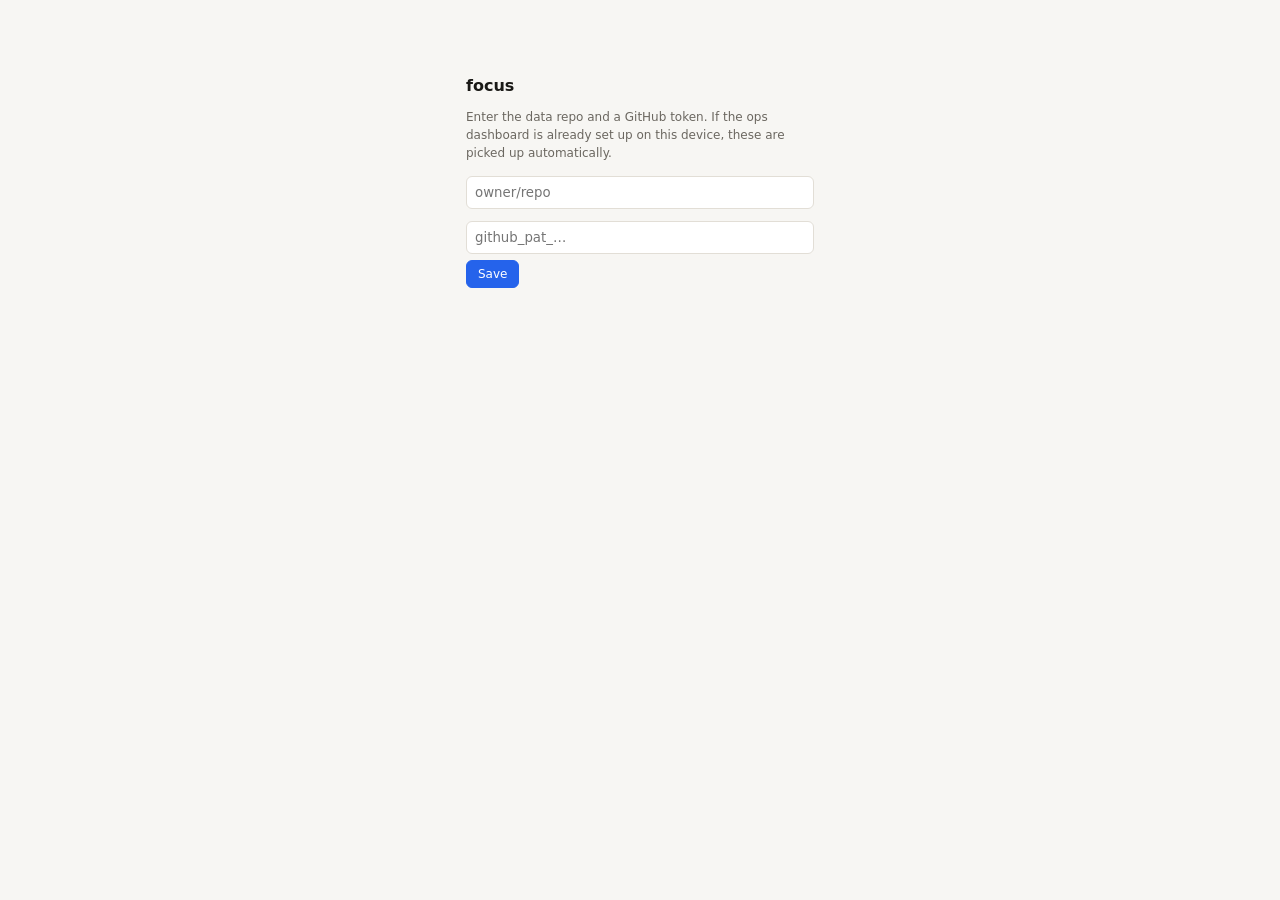
<file: focus/index.html>
<!DOCTYPE html>
<html lang="en">
<head>
<meta charset="UTF-8">
<meta name="viewport" content="width=device-width,initial-scale=1,viewport-fit=cover">
<meta name="theme-color" content="#F7F6F3" media="(prefers-color-scheme:light)">
<meta name="theme-color" content="#141412" media="(prefers-color-scheme:dark)">
<meta name="robots" content="noindex,nofollow">
<title>focus</title>
<link rel="icon" href="data:image/svg+xml,<svg xmlns='http://www.w3.org/2000/svg' viewBox='0 0 100 100'><rect width='100' height='100' rx='20' fill='%23D97706'/><circle cx='50' cy='50' r='26' fill='none' stroke='white' stroke-width='8'/><path d='M50 34v17l11 7' fill='none' stroke='white' stroke-width='8' stroke-linecap='round'/></svg>">
<link rel="stylesheet" href="../shared/style.css?v=20261006-2230">
<script>(function(){var t=localStorage.getItem('dash:theme');if(t&&t!=='auto')document.documentElement.setAttribute('data-theme',t);})()</script>
<style>
.page{max-width:980px;margin:0 auto;padding:14px 14px 90px;padding-top:calc(14px + env(safe-area-inset-top,0px))}
.fh{display:flex;align-items:center;gap:8px;margin-bottom:12px}
.fh h1{font-size:18px;font-weight:600;letter-spacing:-.01em;flex:1}
.fh .sub{font-size:12px;color:var(--text-3);font-variant-numeric:tabular-nums}
.sync{font-size:11px;padding:3px 8px;border-radius:99px;border:1px solid var(--border);color:var(--text-3);cursor:pointer;background:none;font-family:inherit}
.sync.dirty,.sync.saving{color:var(--warning);border-color:var(--warning-border);background:var(--warning-bg)}
.sync.error,.sync.stale,.sync.offline{color:var(--danger);border-color:var(--danger-border);background:var(--danger-bg)}
.sync.saved{color:var(--green);border-color:var(--green-border);background:var(--green-bg)}

.ban{background:var(--warning-bg);border:1px solid var(--warning-border);color:var(--text);border-radius:var(--r);padding:10px 12px;margin-bottom:10px;font-size:12px}
.ban.bad{background:var(--danger-bg);border-color:var(--danger-border)}
.ban b{font-weight:600}
.ban .row{display:flex;gap:6px;flex-wrap:wrap;align-items:center;margin-top:8px}

.panel{background:var(--surface);border:1px solid var(--border);border-radius:var(--r);padding:12px;margin-bottom:12px}
.sec-hd{font-size:10px;font-weight:600;color:var(--text-3);letter-spacing:.05em;margin-bottom:8px;display:flex;align-items:center;gap:8px;text-transform:uppercase}
.sec-hd .sp{flex:1}

.runbar{display:flex;align-items:center;gap:10px;margin-bottom:10px;min-height:38px}
.runbar .dot{width:9px;height:9px;border-radius:50%;background:var(--text-3);flex-shrink:0}
.runbar.on .dot{background:var(--danger);animation:blink 1.4s infinite}
.runbar .who{font-size:13px;font-weight:600}
.runbar .clk{font-family:var(--f-num);font-size:22px;font-weight:700;font-variant-numeric:tabular-nums;letter-spacing:-.01em}
.runbar .none{font-size:12px;color:var(--text-3)}
@keyframes blink{50%{opacity:.25}}

.trks{display:flex;flex-wrap:wrap;gap:6px}
.trk{display:inline-flex;align-items:center;gap:7px;padding:7px 11px;border-radius:var(--rs);border:1.5px solid var(--c);background:var(--surface);color:var(--text);cursor:pointer;font-family:inherit;font-size:13px;font-weight:500}
.trk:hover{background:var(--surface2)}
.trk .pl{font-size:10px;color:var(--c)}
.trk .h{font-size:11px;color:var(--text-3);font-variant-numeric:tabular-nums}
.trk.on{background:var(--c);color:#fff}
.trk.dim{opacity:.6;border-style:dashed}
.trk.on .pl,.trk.on .h{color:#fff}

.seg{display:grid;grid-template-columns:minmax(80px,1fr) 78px 78px 52px 28px;gap:6px;align-items:center;padding:5px 0;border-bottom:1px solid var(--border);font-size:12px}
.seg:last-child{border-bottom:none}
.seg select,.seg input,.addseg select,.addseg input{font-family:inherit;font-size:12px;padding:4px 6px;border:1px solid var(--border);border-radius:var(--rs);background:var(--surface);color:var(--text);min-width:0;width:100%}
.seg .dur{font-variant-numeric:tabular-nums;color:var(--text-2);text-align:right}
.seg .note{grid-column:1/-1;width:100%}
.seg .ov{grid-column:1/-1;font-size:10px;color:var(--warning)}
.seg.live{color:var(--text-2)}
.addseg{display:grid;grid-template-columns:minmax(80px,1fr) 78px 78px auto;gap:6px;align-items:center;margin-top:8px}
.empty{font-size:12px;color:var(--text-3);padding:4px 0}

.gscroll{overflow:auto;height:calc(110px + 14*30px + 34px);position:relative;-webkit-overflow-scrolling:touch;border-radius:var(--rs)}
table.grid{border-collapse:separate;border-spacing:0;width:100%;min-width:520px;table-layout:fixed;font-variant-numeric:tabular-nums}
.grid thead th{position:sticky;top:0;z-index:4;background:var(--surface);height:110px;vertical-align:bottom;padding:0 0 4px;font-size:11px;font-weight:600;color:var(--text-2)}
.grid thead th.tv{width:46px}
.grid thead th.tv.col{width:24px;cursor:pointer}
.grid thead th.tv span{display:inline-block;writing-mode:vertical-rl;transform:rotate(180deg);white-space:nowrap;color:var(--c);max-height:84px;overflow:hidden}
.grid thead th.tv.col span{font-weight:500;opacity:.8}
.hx{display:block;margin:0 auto 4px;width:22px;height:18px;line-height:14px;border:1px solid var(--border);border-radius:5px;background:var(--surface);color:var(--text-3);font-size:11px;cursor:pointer;padding:0}
.hx:hover{background:var(--surface2);color:var(--text)}
.grid th.hd-d{width:84px}.grid th.hd-t{width:62px}
.grid td{padding:0;height:30px;font-size:12px;text-align:center;vertical-align:middle}
.grid td.d{text-align:left;white-space:nowrap;font-weight:600;padding-left:6px;position:sticky;left:0;z-index:2;background:var(--surface)}
.grid td.d small{font-weight:400;color:var(--text-3);margin-left:3px;font-size:10px}
.grid td.d .mo{font-size:9px;font-weight:600;color:var(--text-3);text-transform:uppercase;letter-spacing:.04em;margin-right:4px}
.grid td.d i{display:inline-block;width:7px;height:7px;border-radius:50%;margin-right:5px}
.grid td.ev{text-align:left;color:var(--text-2);font-size:11px;overflow:hidden;text-overflow:ellipsis;white-space:nowrap;cursor:text;padding:0 4px}
.grid td.ev input{width:100%;font-family:inherit;font-size:11px;padding:3px 5px;border:1px solid var(--border);border-radius:var(--rs);background:var(--surface);color:var(--text)}
.grid td.tot{font-weight:600;color:var(--text-2)}
.grid tr.today td{background:var(--accent-bg)}
.grid tr.today td.d{color:var(--accent);background:var(--accent-bg)}
.grid tr.past td.d,.grid tr.past td.ev{opacity:.65}
.grid tr.we td.d{color:var(--text-3)}
.grid tr.wk td{border-top:1px solid var(--border)}
.grid tr.mstart td{border-top:1px solid var(--border-strong)}
.grid td.c{cursor:pointer}
.bd{position:relative;height:30px;margin:0 3px}
.bd.band{background:color-mix(in srgb,var(--c) 13%,var(--surface2))}
.bd.band.bs{border-radius:15px 15px 0 0}
.bd.band.be{border-radius:0 0 15px 15px}
.bd.band.bs.be{border-radius:15px}
.grid td.col .bd{margin:0 5px}
.grid td.col{cursor:pointer}
.bd .cell{display:flex;align-items:center;justify-content:center;height:24px;margin:0 2px;position:relative;top:3px;border-radius:7px;font-size:12px;font-weight:600;color:var(--text)}
.bd .cell[data-state="plan"],.yb .cell[data-state="plan"]{background:color-mix(in srgb,var(--c) calc(var(--i,.2)*100%),transparent)}
.bd .cell[data-state="done"],.yb .cell[data-state="done"]{background:var(--c);color:#fff}
.bd .cell[data-state="part"],.yb .cell[data-state="part"]{background:color-mix(in srgb,var(--c) 28%,transparent);border:1.5px solid var(--c)}
.bd .cell[data-state="short"],.yb .cell[data-state="short"]{border:1.5px dashed var(--warning);color:var(--warning);background:var(--warning-bg)}
.bd .cell[data-state="extra"],.yb .cell[data-state="extra"]{background:var(--surface2);border:1.5px solid var(--c)}
.bd input{display:block;width:calc(100% - 4px);height:24px;margin:3px 2px 0;text-align:center;font-family:inherit;font-size:12px;border:1px solid var(--accent);border-radius:7px;background:var(--surface);color:var(--text);padding:0;position:relative;z-index:3}
.hd{position:absolute;left:50%;transform:translateX(-50%);width:30px;height:14px;display:flex;align-items:center;justify-content:center;cursor:ns-resize;touch-action:none;z-index:2}
.hd::after{content:'';width:16px;height:3px;border-radius:2px;background:var(--c);opacity:.45}
.hd:hover::after{opacity:1}
.hd.ht{top:0}.hd.hb{bottom:0}
.grid tfoot td{position:sticky;bottom:0;z-index:4;background:var(--surface);font-weight:600;color:var(--text-2);border-top:1px solid var(--border-strong);height:34px}
.grid tfoot td.d{z-index:5}
.vlbl{font-size:11px;color:var(--text-2);font-weight:500;text-transform:none;letter-spacing:0}
.tabs.ftabs{width:max-content;margin-bottom:12px}
.yscroll{overflow:auto;max-height:calc(76px + 12*36px + 40px);position:relative;border-radius:var(--rs)}
table.year{border-collapse:separate;border-spacing:0;table-layout:fixed}
.year th,.year td{padding:0;text-align:center;font-size:11px}
.year thead th{position:sticky;background:var(--surface);z-index:4;color:var(--text-2);font-weight:600}
.year thead tr.r1 th{top:0;height:24px;text-align:left;padding-left:4px;font-size:10px;text-transform:uppercase;letter-spacing:.04em;color:var(--text-3);border-left:1px solid var(--border)}
.year thead tr.r2 th{top:24px;height:26px;font-variant-numeric:tabular-nums;cursor:pointer;font-weight:500}
.year thead th.yn,.year tbody td.yn,.year tfoot td.yn{position:sticky;left:0;z-index:5;background:var(--surface);text-align:left;padding-left:8px;border-left:none}
.year thead th.now{color:var(--accent);background:var(--accent-bg)}
.year td.yn{font-size:12px;font-weight:600;white-space:nowrap;overflow:hidden;text-overflow:ellipsis;border-right:1px solid var(--border)}
.year td.yn small{display:block;font-weight:400;font-size:9px;color:var(--text-3)}
.year td.yn.fin{opacity:.6}
.year td.yw{height:36px;cursor:pointer}
.year td.yw.now{background:var(--accent-bg)}
.yb{height:28px;margin:4px 0;position:relative}
.yb.band{background:color-mix(in srgb,var(--c) 13%,var(--surface2))}
.yb.band.bs{border-radius:14px 0 0 14px;margin-left:3px}
.yb.band.be{border-radius:0 14px 14px 0;margin-right:3px}
.yb.band.bs.be{border-radius:14px}
.yb .cell{display:flex;align-items:center;justify-content:center;height:22px;margin:3px 2px;border-radius:6px;font-size:10px;font-weight:600;color:var(--text)}
.year tfoot td{position:sticky;bottom:0;z-index:4;background:var(--surface);border-top:1px solid var(--border-strong);height:34px;font-weight:600;color:var(--text-2)}
.year tfoot td.yn{z-index:6}
.legend{display:flex;flex-wrap:wrap;gap:10px;font-size:10px;color:var(--text-3);margin-top:8px}
.legend span i{display:inline-block;width:10px;height:10px;border-radius:3px;margin-right:4px;vertical-align:-1px}

.tcard{border:1px solid var(--border);border-left:3px solid var(--c);border-radius:var(--r);padding:9px 11px;margin-bottom:6px;background:var(--surface)}
.tcard .top{display:flex;align-items:center;gap:8px;font-size:13px;font-weight:600}
.tcard .top .n{flex:1}
.tcard .top .tg{margin-left:auto}
.tcard .top .num{font-size:11px;font-weight:500;color:var(--text-2);font-variant-numeric:tabular-nums}
.bar{height:5px;border-radius:3px;background:var(--surface2);margin-top:7px;overflow:hidden}
.bar>div{height:100%;background:var(--c);width:0}
.tcard .meta{font-size:10px;color:var(--text-3);margin-top:5px}
.ted{display:grid;grid-template-columns:1fr 128px 128px auto;gap:6px;margin-top:8px}
.ted input{font-family:inherit;font-size:12px;padding:5px 7px;border:1px solid var(--border);border-radius:var(--rs);background:var(--surface);color:var(--text);min-width:0;width:100%}
.mini{font-size:11px;padding:4px 8px}
.setup{max-width:380px;margin:60px auto;padding:0 16px}
.setup h2{font-size:16px;margin-bottom:10px}
.setup input{width:100%;margin:6px 0;padding:8px;border:1px solid var(--border);border-radius:var(--rs);background:var(--surface);color:var(--text);font-family:inherit}
.setup p{font-size:12px;color:var(--text-2);margin-bottom:8px}
.footer{font-size:10px;color:var(--text-3);text-align:center;margin-top:20px}
@media(max-width:520px){.ted{grid-template-columns:1fr 1fr}.ted input:first-child{grid-column:1/-1}.seg{grid-template-columns:1fr 70px 70px 46px 26px}}
</style>
</head>
<body>
<div class="page" id="app"></div>
<script>
// ─── config ───────────────────────────────────────────────────────────────────
const PAT_KEY='dash:focus:pat',  PAT_FALL='dash:ops:pat';
const REPO_KEY='dash:focus:repo', REPO_FALL='dash:ops:repo';
const LS_STATE='dash:focus:state', LS_CACHE='dash:focus:cache', LS_STALE='dash:focus:stale:';
const FOCUS_PATH='data/focus.json';
const JOURNAL_PATH='brief/ops/today_changes.json';
const BUILD='20261020-0930';
const IDLE_MS=3*3600e3;           // a timer running longer than this gets a prompt
const PALETTE=['#2563EB','#16A34A','#D97706','#7C3AED','#E11D48','#0D9488','#DB2777','#65A30D'];

// ─── helpers ──────────────────────────────────────────────────────────────────
const pad=n=>String(n).padStart(2,'0');
const esc=s=>String(s==null?'':s).replace(/&/g,'&amp;').replace(/</g,'&lt;').replace(/>/g,'&gt;').replace(/"/g,'&quot;');
function localDate(d){return d.getFullYear()+'-'+pad(d.getMonth()+1)+'-'+pad(d.getDate());}
function parseDate(s){const p=String(s).split('-').map(Number);return new Date(p[0],p[1]-1,p[2],12,0,0);}
function addDays(s,n){const d=parseDate(s);d.setDate(d.getDate()+n);return localDate(d);}
function hhmm(iso){const d=new Date(iso);return pad(d.getHours())+':'+pad(d.getMinutes());}
function roundQ(h){return Math.round(h*4)/4;}
function fmtN(h){const r=roundQ(h);return Number.isInteger(r)?String(r):String(r).replace(/(\.\d)0$/,'$1');}
function fmtH(h){const r=roundQ(h);return r===0?'':fmtN(r)+'h';}
function clockText(ms){const s=Math.max(0,Math.floor(ms/1000));return pad(Math.floor(s/3600))+':'+pad(Math.floor(s%3600/60))+':'+pad(s%60);}
function sid(){return 's-'+Date.now().toString(36)+'-'+Math.random().toString(36).slice(2,6);}
function b64utf8(b64){const bin=atob(String(b64).replace(/\s/g,''));const b=new Uint8Array(bin.length);for(let i=0;i<bin.length;i++)b[i]=bin.charCodeAt(i);return new TextDecoder('utf-8').decode(b);}
function utf8b64(str){const bytes=new TextEncoder().encode(str);let bin='';for(let i=0;i<bytes.length;i++)bin+=String.fromCharCode(bytes[i]);return btoa(bin);}
function slug(s){return String(s).toLowerCase().replace(/[^a-z0-9]+/g,'').slice(0,12)||'track';}

// ─── state ────────────────────────────────────────────────────────────────────
const TODAY=localDate(new Date());
let PAT=localStorage.getItem(PAT_KEY)||localStorage.getItem(PAT_FALL)||'';
let REPO=localStorage.getItem(REPO_KEY)||localStorage.getItem(REPO_FALL)||'';
let FOCUS=null;          // data/focus.json — read only here, written at EOD by Claude
let W=null;              // working copy of the journal's "focus" key (segments, running, plan patch)
let JR=null, JSHA=null;  // last journal read from GitHub
let view='loading', errMsg='', editMode=false, sync='saved', syncMsg='';
let saving=false, queued=false, pushTimer=null, idleDismissed=false;
const ROW=30, HH=110, FH=34, VIEW_DAYS=14, PIN_KEY='dash:focus:pins';
let PINS={};try{PINS=JSON.parse(localStorage.getItem(PIN_KEY)||'{}')||{};}catch(e){PINS={};}
let gridScrollTop=null, VIEW=[null,null], yearScrollLeft=null;
let tab=localStorage.getItem('dash:focus:tab')==='year'?'year':'days';
const YW=40;

function emptyFocus(){return {segments:[],running:null,plan:{days:{},tracks:{},newTracks:[],removedTracks:[],events:{},window:null},updated:null};}
function normFocus(f){
  const e=emptyFocus(); f=f||{};
  const p=f.plan||{};
  return {segments:Array.isArray(f.segments)?f.segments:[],running:f.running||null,
    plan:{days:p.days||{},tracks:p.tracks||{},newTracks:p.newTracks||[],removedTracks:p.removedTracks||[],events:p.events||{},window:p.window||null},
    updated:f.updated||null};
}
function planNonEmpty(p){p=p||{};return !!(Object.keys(p.days||{}).length||Object.keys(p.tracks||{}).length||(p.newTracks||[]).length||(p.removedTracks||[]).length||Object.keys(p.events||{}).length||p.window);}
function journalHasContent(j){
  return !!(Object.keys(j.changes||{}).length||(j.created||[]).length||(j.braindump||[]).length||Object.keys(j.inbox||{}).length
    ||(j.focus&&((j.focus.segments||[]).length||j.focus.running||planNonEmpty(j.focus.plan))));
}

// ─── api ──────────────────────────────────────────────────────────────────────
async function api(path,method,body){
  const opts={method:method||'GET',headers:{'Authorization':'token '+PAT,'Accept':'application/vnd.github.v3+json'}};
  if(body){opts.headers['Content-Type']='application/json';opts.body=JSON.stringify(body);}
  let r;
  try{r=await fetch('https://api.github.com'+path,opts);}
  catch(e){const er=new Error('offline');er.offline=true;throw er;}
  if(!r.ok){const er=new Error(r.status+' '+r.statusText);er.status=r.status;throw er;}
  return r.status===204?null:r.json();
}
async function fetchJournal(){
  try{
    const f=await api('/repos/'+REPO+'/contents/'+JOURNAL_PATH+'?ref=HEAD&t='+Date.now());
    JSHA=f.sha; JR=JSON.parse(b64utf8(f.content));
  }catch(e){ if(e.status===404){JR=null;JSHA=null;} else throw e; }
}

// ─── load ─────────────────────────────────────────────────────────────────────
function loadLocal(){try{return JSON.parse(localStorage.getItem(LS_STATE)||'null');}catch(e){return null;}}
function saveLocal(dirty){try{localStorage.setItem(LS_STATE,JSON.stringify({date:TODAY,dirty:!!dirty,focus:W}));}catch(e){}}
function initWorking(){
  const remote=(JR&&JR.date===TODAY&&JR.focus)?normFocus(JR.focus):emptyFocus();
  const loc=loadLocal();
  W=remote;
  if(loc&&loc.date!==TODAY&&loc.dirty){
    // unsynced data from an earlier day: park it, never merge it into today
    try{localStorage.setItem(LS_STALE+loc.date,JSON.stringify(loc));}catch(e){}
  }else if(loc&&loc.date===TODAY&&loc.dirty){
    W=normFocus(loc.focus); sync='dirty'; schedulePush(300);
  }
  saveLocal(sync==='dirty');
}
async function load(){
  if(!PAT||!REPO){view='setup';render();return;}
  view='loading';render();
  try{
    const ff=await api('/repos/'+REPO+'/contents/'+FOCUS_PATH+'?ref=HEAD&t='+Date.now());
    FOCUS=JSON.parse(b64utf8(ff.content));
    FOCUS.tracks=FOCUS.tracks||[]; FOCUS.days=FOCUS.days||{}; FOCUS.daytypes=FOCUS.daytypes||{};
    await fetchJournal();
    try{localStorage.setItem(LS_CACHE,JSON.stringify(FOCUS));}catch(e){}
    initWorking();
    if(JR&&JR.date!==TODAY&&journalHasContent(JR)){sync='stale';syncMsg='Journal is from '+JR.date+' and not synced yet';}
    view='ready';
  }catch(e){
    const cached=e.offline?localStorage.getItem(LS_CACHE):null;
    if(cached){
      FOCUS=JSON.parse(cached); initWorking(); sync='offline'; view='ready';
    }else{ errMsg=e.message||String(e); view='error'; }
  }
  render();
}

// ─── push (write ONLY the focus key of the journal) ──────────────────────────
function schedulePush(ms){clearTimeout(pushTimer);pushTimer=setTimeout(push,ms);}
async function push(){
  if(saving){queued=true;return;}
  if(sync==='saved'&&!queued){return;}
  saving=true;queued=false;sync='saving';syncMsg='';paintSync();
  try{
    let done=false;
    for(let attempt=0;attempt<3&&!done;attempt++){
      await fetchJournal();           // re-read so the ops dash's own keys are never clobbered
      let j;
      if(JR&&JR.date===TODAY){j=JR;}
      else if(!JR||!journalHasContent(JR)){j={date:TODAY,updated:null,changes:{},created:[],braindump:[],inbox:{}};}
      else{const er=new Error('stale');er.stale=JR.date;throw er;}
      W.updated=new Date().toISOString();
      j.focus=W; j.updated=W.updated;
      const body={message:'focus: journal '+TODAY,content:utf8b64(JSON.stringify(j,null,2)+'\n')};
      if(JSHA)body.sha=JSHA;
      try{
        const res=await api('/repos/'+REPO+'/contents/'+JOURNAL_PATH,'PUT',body);
        JSHA=res.content.sha; JR=j; done=true;
      }catch(e){ if(!(e.status===409||e.status===422))throw e; }
    }
    if(!done)throw new Error('conflict, try again');
    sync='saved';saveLocal(false);
  }catch(e){
    if(e.stale){sync='stale';syncMsg='Journal is from '+e.stale+' and not synced yet. Run end of day in chat first. Your data stays on this device.';}
    else if(e.offline){sync='offline';syncMsg='Offline, will retry';}
    else{sync='error';syncMsg=e.message||String(e);}
  }
  saving=false;
  paintSync();
  if(queued||sync==='dirty')schedulePush(500);
}
function paintSync(){
  const el=document.getElementById('sync');
  if(el){el.className='sync '+sync;el.textContent={saved:'saved',dirty:'unsaved',saving:'saving…',offline:'offline',stale:'journal stale',error:'save failed'}[sync]||sync;el.title=syncMsg;}
  const b=document.getElementById('sync-msg');
  if(b){b.style.display=(sync==='error'||sync==='stale'||sync==='offline')&&syncMsg?'block':'none';b.textContent=syncMsg;}
}
function commit(opts){
  opts=opts||{};
  sync='dirty';saveLocal(true);
  if(opts.soft)refreshAll();else render();
  schedulePush(opts.now?0:900);
}

// ─── derived data ────────────────────────────────────────────────────────────
function win(){return {start:FOCUS.window.start,end:FOCUS.window.end};}   // range lives in focus.json only; legacy plan.window overrides are ignored
function tracks(){
  const out=(FOCUS.tracks||[]).filter(t=>W.plan.removedTracks.indexOf(t.id)<0).map((t,i)=>Object.assign({color:PALETTE[i%PALETTE.length]},t,W.plan.tracks[t.id]||{}));
  W.plan.newTracks.forEach(t=>{if(!out.some(o=>o.id===t.id))out.push(Object.assign({},t));});
  return out;
}
function dayList(){const w=win(),a=[];let d=w.start;for(let i=0;i<800&&d<=w.end;i++){a.push(d);d=addDays(d,1);}return a;}
function planFor(date,id){
  const o=W.plan.days[date];
  if(o&&o[id]!=null)return o[id];
  const b=FOCUS.days[date];
  return (b&&b.plan&&b.plan[id])||0;
}
function eventFor(date){
  if(W.plan.events[date]!=null)return W.plan.events[date];
  const b=FOCUS.days[date];return (b&&b.event)||'';
}
function segHours(s){return (new Date(s.end)-new Date(s.start))/3600e3;}
function runHours(id){return (W.running&&W.running.track===id)?(Date.now()-new Date(W.running.start))/3600e3:0;}
function todayJournalHours(id){return W.segments.reduce((a,s)=>a+(s.track===id?segHours(s):0),0)+runHours(id);}
function actualFor(date,id){
  if(date>TODAY)return 0;
  const b=FOCUS.days[date];
  const base=(b&&b.actual&&b.actual[id])||0;
  return base+(date===TODAY?todayJournalHours(id):0);
}
function autoCollapsed(t){
  if(t.end&&t.end<TODAY)return true;                    // finished
  if(t.start&&t.start>addDays(TODAY,VIEW_DAYS-1))return true;   // not within the next two weeks
  return false;
}
function isCollapsed(t){const p=PINS[t.id];if(p==='open')return false;if(p==='closed')return true;return autoCollapsed(t);}
function orderedTracks(){const T=tracks();return T.filter(t=>!isCollapsed(t)).concat(T.filter(isCollapsed));}
function toggleCol(id){
  const t=tracks().find(x=>x.id===id);if(!t)return;
  PINS[id]=isCollapsed(t)?'open':'closed';
  try{localStorage.setItem(PIN_KEY,JSON.stringify(PINS));}catch(e){}
  render();
}
function inBand(t,date){return !!(t.start&&t.end&&date>=t.start&&date<=t.end);}

function cellState(date,id){
  const p=planFor(date,id),a=actualFor(date,id);
  if(date>TODAY)return p?'plan':'';
  if(date===TODAY){ if(!a)return p?'plan':''; if(p&&a>=p-0.125)return 'done'; return p?'part':'extra'; }
  if(!p&&!a)return '';
  if(!p)return 'extra';
  if(a>=p-0.125)return 'done';
  return 'short';
}
function cellText(date,id){
  const p=planFor(date,id),a=actualFor(date,id);
  if(date>TODAY)return p?fmtH(p):'';
  if(!p&&!a)return '';
  if(!p)return fmtH(a)||'<¼h';
  if(!a)return date===TODAY?fmtH(p):'0/'+fmtH(p);
  return fmtN(a)+'/'+fmtH(p);
}
function sums(key){
  const parts=key.split(':'),k=parts[0],v=parts.slice(1).join(':');
  const T=tracks(),D=dayList();
  if(k==='d'){
    let p=0,a=0;T.forEach(t=>{p+=planFor(v,t.id);a+=actualFor(v,t.id);});
    return {p,a,show:v<=TODAY};
  }
  if(k==='v'){
    let p=0,a=0;D.forEach(d=>{if(d>=VIEW[0]&&d<=VIEW[1]){p+=planFor(d,v);a+=actualFor(d,v);}});
    return {p,a,show:true};
  }
  if(k==='t'||k==='tc'){
    let p=0,a=0;D.forEach(d=>{p+=planFor(d,v);a+=actualFor(d,v);});
    return {p,a,show:true};
  }
  let p=0,a=0;T.forEach(t=>D.forEach(d=>{p+=planFor(d,t.id);a+=actualFor(d,t.id);}));
  return {p,a,show:true};
}
function sumText(key){
  const s=sums(key);
  if(!s.p&&!s.a)return '';
  if(!s.show)return fmtH(s.p);
  return s.p?fmtN(s.a)+'/'+fmtH(s.p):fmtH(s.a);
}

// ─── actions: timer ──────────────────────────────────────────────────────────
function closeRunning(end){
  const r=W.running;if(!r)return;
  const s=new Date(r.start);
  if(end-s>=20000)W.segments.push({id:sid(),track:r.track,start:r.start,end:end.toISOString()});   // ignore accidental sub-20s clicks
  W.running=null;
}
function startTrack(id){
  const now=new Date();
  if(W.running&&W.running.track===id){pauseTimer();return;}
  closeRunning(now);                                  // one timer at a time: starting one pauses the other
  W.running={track:id,start:now.toISOString()};
  idleDismissed=false;
  commit({now:true});
}
function pauseTimer(){if(!W.running)return;closeRunning(new Date());commit({now:true});}
function keepRunning(){idleDismissed=true;render();}
function stopAt(){
  const v=document.getElementById('stop-at').value;if(!v||!W.running)return;
  const p=v.split(':').map(Number),d=new Date(W.running.start);d.setHours(p[0],p[1],0,0);
  const now=new Date();
  if(d<=new Date(W.running.start)){alert('Stop time must be after the start ('+hhmm(W.running.start)+').');return;}
  closeRunning(d>now?now:d);commit({now:true});
}
function discardRunning(){if(!W.running)return;W.running=null;commit({now:true});}

// ─── actions: sessions ───────────────────────────────────────────────────────
function atTime(val){const p=val.split(':').map(Number),b=parseDate(TODAY);b.setHours(p[0],p[1],0,0);return b;}
function editSeg(id,field,val){
  const s=W.segments.find(x=>x.id===id);if(!s)return;
  if(field==='track'){s.track=val;}
  else if(field==='note'){const v=(val||'').trim();if(v)s.note=v;else delete s.note;}
  else{
    if(!val)return render();
    const d=atTime(val),o=new Date(field==='start'?s.end:s.start);
    if((field==='start'&&d>=o)||(field==='end'&&d<=o)){alert('End must be after start.');return render();}
    s[field]=d.toISOString();
  }
  commit({now:true});
}
function delSeg(id){W.segments=W.segments.filter(x=>x.id!==id);commit({now:true});}
function addSeg(){
  const t=document.getElementById('as-t').value,a=document.getElementById('as-s').value,b=document.getElementById('as-e').value;
  if(!t||!a||!b){alert('Pick a track, start and end.');return;}
  const s=atTime(a),e=atTime(b);
  if(e<=s){alert('End must be after start.');return;}
  W.segments.push({id:sid(),track:t,start:s.toISOString(),end:e.toISOString()});
  commit({now:true});
}
function overlaps(s){
  return W.segments.some(o=>o.id!==s.id&&new Date(o.start)<new Date(s.end)&&new Date(o.end)>new Date(s.start));
}

// ─── actions: plan ───────────────────────────────────────────────────────────
function setPlan(date,id,val){
  const v=Math.max(0,Math.round((parseFloat(val)||0)*4)/4);
  W.plan.days[date]=W.plan.days[date]||{};W.plan.days[date][id]=v;
  commit({soft:true});
}
function setEvent(date,text){W.plan.events[date]=text;commit({soft:true});}
function editTrack(id,key,val){
  const n=W.plan.newTracks.find(t=>t.id===id);
  if(n){n[key]=val;}else{W.plan.tracks[id]=Object.assign({},W.plan.tracks[id],{[key]:val});}
  commit({});
}
function removeTrack(id){
  if(!confirm('Remove this track from the grid? Hours already logged stay in the data file.'))return;
  const i=W.plan.newTracks.findIndex(t=>t.id===id);
  if(i>=0)W.plan.newTracks.splice(i,1);else if(W.plan.removedTracks.indexOf(id)<0)W.plan.removedTracks.push(id);
  commit({});
}
function addTrack(){
  const name=document.getElementById('nt-n').value.trim();if(!name)return;
  const T=tracks();let id=slug(name);while(T.some(t=>t.id===id))id+=Math.floor(Math.random()*10);
  W.plan.newTracks.push({id,name,start:document.getElementById('nt-s').value||'',end:document.getElementById('nt-e').value||'',color:PALETTE[T.length%PALETTE.length]});
  commit({});
}
function cellHtml(d,id){return '<div class="cell" data-s="cell:'+d+':'+esc(id)+'"'+(d===TODAY?' data-live="1"':'')+'></div>';}
let cellEd=null;
function editCell(date,id){
  if(cellEd&&cellEd.date===date&&cellEd.id===id)return;
  const td=document.querySelector('td[data-k="'+date+':'+id+'"]');if(!td)return;
  const cell=td.querySelector('.cell');if(!cell)return;
  cellEd={date:date,id:id};
  const p=planFor(date,id);
  cell.outerHTML='<input type="number" min="0" step="0.25" inputmode="decimal" value="'+(p||'')+'" onblur="endCell(this)" onkeydown="cellKey(event,this)" onclick="event.stopPropagation()">';
  const inp=td.querySelector('input');inp.focus();inp.select();
}
function endCell(inp,cancel){
  if(!cellEd)return;
  const date=cellEd.date,id=cellEd.id;cellEd=null;
  const raw=inp.value;
  inp.outerHTML=cellHtml(date,id);
  if(!cancel){const v=Math.max(0,Math.round((parseFloat(raw)||0)*4)/4);if(v!==planFor(date,id))setPlan(date,id,raw);else refreshAll();}
  else refreshAll();
}
function cellKey(e,inp){
  const k=e.key;
  if(k!=='Enter'&&k!=='Tab'&&k!=='Escape'&&k!=='ArrowDown'&&k!=='ArrowUp')return;
  e.preventDefault();
  const cur=cellEd;if(!cur)return;
  const D=dayList(),T=orderedTracks().filter(t=>!isCollapsed(t)).map(t=>t.id);
  let di=D.indexOf(cur.date),ti=T.indexOf(cur.id),next=null;
  if(k==='Tab'){
    ti+=e.shiftKey?-1:1;
    if(ti>=T.length){ti=0;di++;}else if(ti<0){ti=T.length-1;di--;}
    next=[D[di],T[ti]];
  }else if(k==='Enter'||k==='ArrowDown'){next=[D[di+1],T[ti]];}
  else if(k==='ArrowUp'){next=[D[di-1],T[ti]];}
  inp.onblur=null;endCell(inp,k==='Escape');
  if(next&&next[0]&&next[1])editCell(next[0],next[1]);
}
function editEv(date){
  const td=document.querySelector('td[data-ev="'+date+'"]');
  if(!td||td.querySelector('input'))return;
  td.removeAttribute('onclick');
  td.innerHTML='<input value="'+esc(eventFor(date))+'">';
  const inp=td.firstChild;let done=false;
  const fin=function(cancel){
    if(done)return;done=true;
    const v=inp.value;
    td.textContent=cancel?eventFor(date):v;
    td.setAttribute('onclick','editEv(\''+date+'\')');
    if(!cancel&&v!==eventFor(date))setEvent(date,v);
  };
  inp.onblur=function(){fin(false);};
  inp.onkeydown=function(e){if(e.key==='Enter'){e.preventDefault();inp.blur();}else if(e.key==='Escape'){e.preventDefault();inp.onblur=null;fin(true);}};
  inp.focus();inp.select();
}
function setWindow(id,start,end){
  const n=W.plan.newTracks.find(t=>t.id===id);
  if(n){n.start=start;n.end=end;}else{W.plan.tracks[id]=Object.assign({},W.plan.tracks[id],{start:start,end:end});}
  commit({});
}
let drag=null,dragTimer=null,dragPtr=null;
function rowAt(x,y){const el=document.elementFromPoint?document.elementFromPoint(x,y):null;const tr=el&&el.closest?el.closest('tr[data-d]'):null;return tr?tr.getAttribute('data-d'):null;}
function paintBand(id,start,end){
  document.querySelectorAll('.bd[data-t="'+id+'"]').forEach(function(bd){
    const d=bd.getAttribute('data-d'),inb=d>=start&&d<=end;
    bd.classList.toggle('band',inb);bd.classList.toggle('bs',inb&&d===start);bd.classList.toggle('be',inb&&d===end);
  });
}
function startDrag(e,id,edge){
  e.preventDefault();e.stopPropagation();
  const t=tracks().find(x=>x.id===id);if(!t||!t.start||!t.end||drag)return;
  drag={id:id,edge:edge,start:t.start,end:t.end,ns:t.start,ne:t.end};
  dragPtr={x:e.clientX,y:e.clientY};
  document.addEventListener('pointermove',onDragMove);
  document.addEventListener('pointerup',onDragEnd);
  document.addEventListener('pointercancel',onDragCancel);
  dragTimer=setInterval(dragAutoScroll,40);
}
function updateDrag(){
  if(!drag||!dragPtr)return;
  const d=rowAt(dragPtr.x,dragPtr.y);if(!d)return;
  if(drag.edge==='start')drag.ns=d<=drag.end?d:drag.end;else drag.ne=d>=drag.start?d:drag.start;
  paintBand(drag.id,drag.ns,drag.ne);
}
function onDragMove(e){dragPtr={x:e.clientX,y:e.clientY};updateDrag();}
function dragAutoScroll(){
  const sc=document.getElementById('gscroll');if(!sc||!dragPtr)return;
  const r=sc.getBoundingClientRect();
  if(dragPtr.y<r.top+HH+18)sc.scrollTop-=ROW*.5;else if(dragPtr.y>r.bottom-FH-18)sc.scrollTop+=ROW*.5;
  updateDrag();
}
function stopDrag(){
  clearInterval(dragTimer);dragTimer=null;
  document.removeEventListener('pointermove',onDragMove);document.removeEventListener('pointerup',onDragEnd);document.removeEventListener('pointercancel',onDragCancel);
}
function onDragEnd(){
  if(!drag)return;const dr=drag;drag=null;stopDrag();
  if(dr.ns!==dr.start||dr.ne!==dr.end)setWindow(dr.id,dr.ns,dr.ne);
}
function onDragCancel(){if(!drag)return;const dr=drag;drag=null;stopDrag();paintBand(dr.id,dr.start,dr.end);}

function scrollToToday(smooth){
  const sc=document.getElementById('gscroll');if(!sc)return;
  const i=Math.max(0,dayList().indexOf(addDays(TODAY,-1)));
  if(smooth&&sc.scrollTo)sc.scrollTo({top:i*ROW,behavior:'smooth'});else sc.scrollTop=i*ROW;
  updateView();
}
function updateView(){
  const sc=document.getElementById('gscroll');if(!sc)return;
  const D=dayList();gridScrollTop=sc.scrollTop;
  const i=Math.max(0,Math.min(D.length-1,Math.round(sc.scrollTop/ROW)));
  VIEW=[D[i],D[Math.min(D.length-1,i+VIEW_DAYS-1)]];
  const l=document.getElementById('view-lbl');
  if(l){const f=x=>parseDate(x).toLocaleDateString('en-GB',{day:'numeric',month:'short'});l.textContent=f(VIEW[0])+' – '+f(VIEW[1]);}
  document.querySelectorAll('[data-s^="v:"]').forEach(function(el){el.textContent=sumText(el.getAttribute('data-s'));});
}
function mondayOf(s){const d=parseDate(s);d.setDate(d.getDate()-((d.getDay()+6)%7));return localDate(d);}
function weekList(){const w=win(),out=[];let m=mondayOf(w.start);for(let i=0;i<300&&m<=w.end;i++){out.push(m);m=addDays(m,7);}return out;}
function weekSum(id,mon){let p=0,a=0;for(let i=0;i<7;i++){const d=addDays(mon,i);p+=planFor(d,id);a+=actualFor(d,id);}return {p:p,a:a};}
function weekPhase(mon){const end=addDays(mon,6);return end<TODAY?'past':(mon<=TODAY?'now':'future');}
function ycState(p,a,mon){
  const ph=weekPhase(mon);
  if(ph==='future')return p?'plan':'';
  if(ph==='now'){if(!a)return p?'plan':'';if(p&&a>=p-0.125)return 'done';return p?'part':'extra';}
  if(!p&&!a)return '';if(!p)return 'extra';return a>=p-0.125?'done':'short';
}
function ycText(id,mon){
  const x=weekSum(id,mon),p=x.p,a=x.a,ph=weekPhase(mon);
  if(ph==='future')return p?fmtN(p):'';
  if(!p&&!a)return '';
  if(!p)return fmtN(a)||'·';
  if(!a)return ph==='now'?fmtN(p):'0/'+fmtN(p);
  return fmtN(a)+'/'+fmtN(p);
}
function ylText(mon){let p=0,a=0;tracks().forEach(t=>{const x=weekSum(t.id,mon);p+=x.p;a+=x.a;});
  const ph=weekPhase(mon);if(ph==='future')return p?fmtN(p):'';if(!p&&!a)return '';return a?fmtN(a)+'/'+fmtN(p):(ph==='now'?fmtN(p):'0/'+fmtN(p));}
function setTab(x){tab=x;try{localStorage.setItem('dash:focus:tab',x);}catch(e){}render();}
function gotoWeek(mon){
  const i=dayList().indexOf(mon);
  gridScrollTop=Math.max(0,i)*ROW;
  setTab('days');
}
function toggleEdit(){editMode=!editMode;render();}

// ─── render ───────────────────────────────────────────────────────────────────
function themeBtn(){return '<button class="btn btn-icon" onclick="cycleTheme()" title="Theme">◐</button>';}
function cycleTheme(){
  const c=['auto','light','dark'],cur=localStorage.getItem('dash:theme')||'auto',n=c[(c.indexOf(cur)+1)%3];
  if(n==='auto')document.documentElement.removeAttribute('data-theme');else document.documentElement.setAttribute('data-theme',n);
  localStorage.setItem('dash:theme',n);
}
function hdr(){
  const d=new Date().toLocaleDateString('en-GB',{weekday:'long',day:'numeric',month:'long'});
  return '<div class="fh"><a class="btn btn-icon" href="../" title="Hub">←</a><h1>focus</h1><span class="sub">'+esc(d)+'</span>'
    +'<button class="sync '+sync+'" id="sync" onclick="push()"></button>'
    +'<button class="btn'+(editMode?' btn-p':'')+'" onclick="toggleEdit()">'+(editMode?'Done':'Edit tracks')+'</button>'+themeBtn()+'</div>'
    +'<div class="ban bad" id="sync-msg" style="display:none"></div>';
}
function staleKeys(){const k=[];for(let i=0;i<localStorage.length;i++){const n=localStorage.key(i);if(n&&n.indexOf(LS_STALE)===0)k.push(n);}return k;}
function downloadStale(key){
  const v=localStorage.getItem(key);if(!v)return;
  const a=document.createElement('a');a.href=URL.createObjectURL(new Blob([v],{type:'application/json'}));a.download='focus_unsynced_'+key.slice(LS_STALE.length)+'.json';a.click();
  if(confirm('Downloaded. Discard the on-device copy now?')){localStorage.removeItem(key);render();}
}
function banners(){
  let h='';
  staleKeys().forEach(k=>{
    h+='<div class="ban bad"><b>Unsynced data from '+esc(k.slice(LS_STALE.length))+'</b> is parked on this device. It was not applied to any journal.<div class="row"><button class="btn mini" onclick="downloadStale(\''+esc(k)+'\')">Download &amp; discard</button></div></div>';
  });
  if(W.running){
    const el=Date.now()-new Date(W.running.start);
    if(el>IDLE_MS&&!idleDismissed){
      const t=tracks().find(x=>x.id===W.running.track);
      h+='<div class="ban"><b>Timer still running:</b> '+esc(t?t.name:W.running.track)+' since '+hhmm(W.running.start)+' ('+clockText(el).slice(0,5)+'). Forgot to pause?'
        +'<div class="row"><button class="btn mini" onclick="keepRunning()">Keep running</button>'
        +'<span>Stop at</span><input type="time" id="stop-at" value="'+hhmm(new Date().toISOString())+'" style="width:92px;font-family:inherit;font-size:12px;padding:3px 5px;border:1px solid var(--border);border-radius:var(--rs);background:var(--surface);color:var(--text)">'
        +'<button class="btn mini btn-p" onclick="stopAt()">Stop</button>'
        +'<button class="btn mini" onclick="discardRunning()">Discard</button></div></div>';
    }
  }
  return h;
}
function timerPanel(){
  const T=orderedTracks(),r=W.running;
  const rt=r?T.find(t=>t.id===r.track):null;
  let h='<div class="panel"><div class="sec-hd">Timer</div>';
  h+='<div class="runbar'+(r?' on':'')+'"><span class="dot"></span>';
  if(r){h+='<span class="who">'+esc(rt?rt.name:r.track)+'</span><span class="clk" data-clock="1">'+clockText(Date.now()-new Date(r.start))+'</span><button class="btn" onclick="pauseTimer()">Pause</button>';}
  else h+='<span class="none">No timer running. Tap a track to start.</span>';
  h+='</div><div class="trks">';
  T.forEach(t=>{
    const on=r&&r.track===t.id;
    h+='<button class="trk'+(on?' on':'')+(isCollapsed(t)?' dim':'')+'" style="--c:'+esc(t.color)+'" onclick="startTrack(\''+esc(t.id)+'\')"><span class="pl">'+(on?'❚❚':'▶')+'</span>'+esc(t.name)+'<span class="h" data-s="trk:'+esc(t.id)+'" data-live="1"></span></button>';
  });
  return h+'</div></div>';
}
function sessionsPanel(){
  const T=tracks();
  const opts=sel=>T.map(t=>'<option value="'+esc(t.id)+'"'+(t.id===sel?' selected':'')+'>'+esc(t.name)+'</option>').join('');
  const segs=W.segments.slice().sort((a,b)=>new Date(a.start)-new Date(b.start));
  let h='<div class="panel"><div class="sec-hd">Today’s sessions<span class="sp"></span><span style="text-transform:none;font-weight:500">edit if you forgot to pause</span></div>';
  if(W.running){
    const t=T.find(x=>x.id===W.running.track);
    h+='<div class="seg live"><span>'+esc(t?t.name:W.running.track)+'</span><span>'+hhmm(W.running.start)+'</span><span>running</span><span class="dur" data-run="1"></span><span></span></div>';
  }
  if(!segs.length&&!W.running)h+='<div class="empty">Nothing logged yet today.</div>';
  segs.forEach(s=>{
    h+='<div class="seg"><select onchange="editSeg(\''+s.id+'\',\'track\',this.value)">'+opts(s.track)+'</select>'
      +'<input type="time" value="'+hhmm(s.start)+'" onchange="editSeg(\''+s.id+'\',\'start\',this.value)">'
      +'<input type="time" value="'+hhmm(s.end)+'" onchange="editSeg(\''+s.id+'\',\'end\',this.value)">'
      +'<span class="dur">'+clockText(segHours(s)*3600e3).slice(0,5)+'</span>'
      +'<button class="act" onclick="delSeg(\''+s.id+'\')" title="Delete">×</button>'
      +'<input type="text" class="note" maxlength="400" placeholder="What did you do? (optional)" value="'+esc(s.note||'')+'" onchange="editSeg(\''+s.id+'\',\'note\',this.value)">'
      +(overlaps(s)?'<span class="ov">overlaps another session</span>':'')+'</div>';
  });
  h+='<div class="addseg"><select id="as-t">'+opts('')+'</select><input type="time" id="as-s"><input type="time" id="as-e"><button class="btn mini" onclick="addSeg()">+ Add</button></div>';
  return h+'</div>';
}
function gridPanel(){
  const T=orderedTracks(),D=dayList();
  let h='<div class="panel"><div class="sec-hd">Plan vs actual<span class="vlbl" id="view-lbl"></span><span class="sp"></span>'
    +'<span class="vlbl">total <b data-s="all" data-live="1"></b></span><button class="btn mini" onclick="scrollToToday(true)">Today</button></div>'
    +'<div class="gscroll" id="gscroll"><table class="grid"><thead><tr><th class="hd-d"></th><th></th>';
  T.forEach(t=>{
    if(isCollapsed(t))h+='<th class="tv col" style="--c:'+esc(t.color)+'" onclick="toggleCol(\''+esc(t.id)+'\')" title="Expand '+esc(t.name)+'"><span>'+esc(t.name)+'</span></th>';
    else h+='<th class="tv" style="--c:'+esc(t.color)+'"><button class="hx" onclick="toggleCol(\''+esc(t.id)+'\')" title="Collapse to the right">»</button><span>'+esc(t.name)+'</span></th>';
  });
  h+='<th class="hd-t"></th></tr></thead><tbody>';
  D.forEach(function(d,i){
    const dd=parseDate(d),dow=dd.getDay();
    const cls=(d===TODAY?'today ':(d<TODAY?'past ':''))+((dow===0||dow===6)?'we ':'')+(dow===1?'wk ':'')+((dd.getDate()===1&&i>0)?'mstart ':'');
    const dt=FOCUS.days[d]&&FOCUS.days[d].daytype,dty=dt&&FOCUS.daytypes[dt];
    h+='<tr class="'+cls.trim()+'" data-d="'+d+'"><td class="d">'+(dty?'<i style="background:'+esc(dty.color)+'" title="'+esc(dty.label||dt)+'"></i>':'')
      +((dd.getDate()===1||i===0)?'<span class="mo">'+dd.toLocaleDateString('en-GB',{month:'short'})+'</span>':'')
      +dd.getDate()+'<small>'+dd.toLocaleDateString('en-GB',{weekday:'short'})+'</small></td>';
    h+='<td class="ev" data-ev="'+d+'" onclick="editEv(\''+d+'\')" title="Tap to edit">'+esc(eventFor(d))+'</td>';
    T.forEach(function(t){
      const inb=inBand(t,d),bs=inb&&t.start===d,be=inb&&t.end===d;
      const bc='bd'+(inb?' band':'')+(bs?' bs':'')+(be?' be':'');
      const bdOpen='<div class="'+bc+'" data-t="'+esc(t.id)+'" data-d="'+d+'">';
      if(isCollapsed(t)){
        h+='<td class="c col" style="--c:'+esc(t.color)+'" onclick="toggleCol(\''+esc(t.id)+'\')">'+bdOpen+'</div></td>';
      }else{
        const p=planFor(d,t.id);
        const hdl=(bs?'<span class="hd ht" onpointerdown="startDrag(event,\''+esc(t.id)+'\',\'start\')" onclick="event.stopPropagation()" title="Drag to change the window start"></span>':'')
                 +(be?'<span class="hd hb" onpointerdown="startDrag(event,\''+esc(t.id)+'\',\'end\')" onclick="event.stopPropagation()" title="Drag to change the window end"></span>':'');
        h+='<td class="c" style="--c:'+esc(t.color)+'" data-k="'+d+':'+esc(t.id)+'" onclick="editCell(\''+d+'\',\''+esc(t.id)+'\')">'+bdOpen+hdl
          +cellHtml(d,t.id).replace('class="cell"','class="cell" style="--i:'+Math.min(.8,.15+.2*p)+'"')+'</div></td>';
      }
    });
    h+='<td class="tot" data-s="d:'+d+'"'+(d===TODAY?' data-live="1"':'')+'></td></tr>';
  });
  h+='</tbody><tfoot><tr><td class="d">In view</td><td></td>';
  T.forEach(function(t){h+=isCollapsed(t)?'<td></td>':'<td data-s="v:'+esc(t.id)+'"></td>';});
  h+='<td></td></tr></tfoot></table></div>'
    +'<div class="legend"><span><i style="background:color-mix(in srgb,#2563EB 13%,var(--surface2))"></i>track window (drag its grip to resize)</span><span><i style="background:#2563EB"></i>plan met</span><span><i style="border:1.5px dashed var(--warning)"></i>below plan</span><span>tap a cell to edit: Enter = next day, Tab = next track, Esc = cancel · » collapses a track to the right</span></div></div>';
  return h;
}
function yearPanel(){
  const Wk=weekList(),T=tracks().slice().sort((a,b)=>(a.start||'9999').localeCompare(b.start||'9999')||String(a.name).localeCompare(String(b.name)));
  const w=win();
  let h='<div class="panel"><div class="sec-hd">Year<span class="sp"></span><span class="vlbl">tap a week to open it in Days</span></div>'
    +'<div class="yscroll" id="yscroll"><table class="year" style="width:'+(120+YW*Wk.length)+'px"><colgroup><col style="width:120px">'+Wk.map(()=>'<col style="width:'+YW+'px">').join('')+'</colgroup><thead><tr class="r1"><th class="yn"></th>';
  let i=0;
  while(i<Wk.length){
    const mo=parseDate(Wk[i]).getMonth(),yr=parseDate(Wk[i]).getFullYear();let j=i;
    while(j<Wk.length&&parseDate(Wk[j]).getMonth()===mo)j++;
    h+='<th colspan="'+(j-i)+'">'+parseDate(Wk[i]).toLocaleDateString('en-GB',{month:'short'})+(mo===0||i===0?' '+yr:'')+'</th>';
    i=j;
  }
  h+='</tr><tr class="r2"><th class="yn"></th>';
  Wk.forEach(m=>{h+='<th class="'+(weekPhase(m)==='now'?'now':'')+'" onclick="gotoWeek(\''+m+'\')" title="Week of '+m+'">'+parseDate(m).getDate()+'</th>';});
  h+='</tr></thead><tbody>';
  T.forEach(function(t){
    const fin=t.end&&t.end<TODAY;
    h+='<tr><td class="yn'+(fin?' fin':'')+'" style="--c:'+esc(t.color)+'"><span style="color:var(--c)">'+esc(t.name)+'</span><small>'+(t.start&&t.end?esc(t.start.slice(5))+' → '+esc(t.end.slice(5)):'no window')+'</small></td>';
    Wk.forEach(function(m){
      const me=addDays(m,6),inb=!!(t.start&&t.end&&t.start<=me&&t.end>=m);
      const bs=inb&&t.start>=m,be=inb&&t.end<=me,ph=weekPhase(m);
      h+='<td class="yw'+(ph==='now'?' now':'')+'" style="--c:'+esc(t.color)+'" onclick="gotoWeek(\''+m+'\')"><div class="yb'+(inb?' band':'')+(bs?' bs':'')+(be?' be':'')+'">'
        +'<div class="cell" data-s="yc:'+esc(t.id)+':'+m+'"'+(ph==='now'?' data-live="1"':'')+'></div></div></td>';
    });
    h+='</tr>';
  });
  h+='</tbody><tfoot><tr><td class="yn">Load h/week</td>';
  let mx=1;Wk.forEach(m=>{let p=0;tracks().forEach(t=>{p+=weekSum(t.id,m).p;});if(p>mx)mx=p;});
  Wk.forEach(function(m){
    let p=0;tracks().forEach(t=>{p+=weekSum(t.id,m).p;});
    h+='<td data-s="yl:'+m+'"'+(weekPhase(m)==='now'?' data-live="1"':'')+' style="background:color-mix(in srgb,var(--accent) '+Math.round(40*p/mx)+'%,var(--surface))"></td>';
  });
  return h+'</tr></tfoot></table></div><div class="legend"><span>pills = key-task windows (resize them in Days)</span><span>cells: planned hours per week, <b>done/planned</b> once the week has started</span><span>bottom row: total planned load per week</span></div></div>';
}
function tracksPanel(){
  const T=orderedTracks();
  let h='<div class="panel"><div class="sec-hd">Tracks</div>';
  T.forEach(t=>{
    h+='<div class="tcard" style="--c:'+esc(t.color)+'"><div class="top"><span class="n">'+esc(t.name)+'</span><span class="num" data-s="tc:'+esc(t.id)+'" data-live="1"></span><button class="btn mini tg" onclick="toggleCol(\''+esc(t.id)+'\')">'+(isCollapsed(t)?'Show column':'Collapse')+'</button></div>'
      +'<div class="bar"><div data-bar="'+esc(t.id)+'"></div></div>'
      +'<div class="meta">'+(t.start&&t.end?'window '+esc(t.start)+' → '+esc(t.end):'no window')+(isCollapsed(t)?' · collapsed':'')+(t.issue?' · issue #'+esc(t.issue):'')+'</div>';
    if(editMode){
      h+='<div class="ted"><input value="'+esc(t.name)+'" onchange="editTrack(\''+esc(t.id)+'\',\'name\',this.value)">'
        +'<input type="date" value="'+esc(t.start||'')+'" onchange="editTrack(\''+esc(t.id)+'\',\'start\',this.value)">'
        +'<input type="date" value="'+esc(t.end||'')+'" onchange="editTrack(\''+esc(t.id)+'\',\'end\',this.value)">'
        +'<button class="btn mini" onclick="removeTrack(\''+esc(t.id)+'\')">Remove</button></div>';
    }
    h+='</div>';
  });
  if(editMode){
    h+='<div class="ted" style="margin-top:10px"><input id="nt-n" placeholder="New track name"><input type="date" id="nt-s"><input type="date" id="nt-e"><button class="btn mini btn-p" onclick="addTrack()">+ Add track</button></div>'
      +'<div class="meta" style="font-size:10px;color:var(--text-3);margin-top:6px">Track edits are saved to the journal and applied to the data file at end of day, after we have discussed them.</div>';
  }
  return h+'</div>';
}
function renderSetup(){
  return '<div class="setup"><h2>focus</h2><p>Enter the data repo and a GitHub token. If the ops dashboard is already set up on this device, these are picked up automatically.</p>'
    +'<input id="repo-in" placeholder="owner/repo" value="'+esc(REPO)+'" autocomplete="off"><input id="pat-in" type="password" placeholder="github_pat_…" autocomplete="off">'
    +'<button class="btn btn-p" onclick="saveSetup()">Save</button></div>';
}
function saveSetup(){
  const r=document.getElementById('repo-in').value.trim(),p=document.getElementById('pat-in').value.trim();
  if(!r||!p)return;
  localStorage.setItem(REPO_KEY,r);localStorage.setItem(PAT_KEY,p);REPO=r;PAT=p;load();
}
function render(){
  const app=document.getElementById('app');
  if(view==='setup'){app.innerHTML=renderSetup();return;}
  if(view==='loading'){app.innerHTML='<div class="spin">Loading…</div>';return;}
  if(view==='error'){app.innerHTML='<div class="spin">Failed to load: '+esc(errMsg)+'<br><br><button class="btn" onclick="load()">Retry</button> <button class="btn" onclick="localStorage.removeItem(\''+PAT_KEY+'\');localStorage.removeItem(\''+REPO_KEY+'\');PAT=\'\';REPO=\'\';view=\'setup\';render()">Change token / repo</button></div>';return;}
  cellEd=null;
  const old=document.getElementById('gscroll');if(old)gridScrollTop=old.scrollTop;
  const oy=document.getElementById('yscroll');if(oy)yearScrollLeft=oy.scrollLeft;
  const tabs='<div class="tabs ftabs"><button class="tab'+(tab==='days'?' on':'')+'" onclick="setTab(\'days\')">Days</button><button class="tab'+(tab==='year'?' on':'')+'" onclick="setTab(\'year\')">Year</button></div>';
  app.innerHTML=hdr()+banners()+timerPanel()+tabs+(tab==='year'?yearPanel():sessionsPanel()+gridPanel())+tracksPanel()+'<div class="footer">build '+esc(BUILD)+'</div>';
  const ys=document.getElementById('yscroll');
  if(ys){
    ys.addEventListener('scroll',function(){yearScrollLeft=ys.scrollLeft;});
    if(yearScrollLeft==null){const wk=weekList(),i=wk.indexOf(mondayOf(TODAY));ys.scrollLeft=Math.max(0,(i-1)*YW);yearScrollLeft=ys.scrollLeft;}else ys.scrollLeft=yearScrollLeft;
  }
  const sc=document.getElementById('gscroll');
  if(sc){
    sc.addEventListener('scroll',function(){if(!sc._raf)sc._raf=requestAnimationFrame(function(){sc._raf=0;updateView();});});
    if(gridScrollTop==null)scrollToToday(false);else{sc.scrollTop=gridScrollTop;updateView();}
  }
  paintSync();refreshAll();
}
// Updates only the numbers, so typing in a cell is never interrupted by a re-render.
function refreshAll(liveOnly){
  document.querySelectorAll(liveOnly?'[data-live]':'[data-s]').forEach(el=>{
    const key=el.getAttribute('data-s');if(!key)return;
    const k=key.split(':')[0];
    if(k==='cell'){const p=key.split(':'),date=p[1],id=p.slice(2).join(':');el.textContent=cellText(date,id);el.setAttribute('data-state',cellState(date,id));el.style.setProperty('--i',Math.min(.8,.15+.2*planFor(date,id)));}
    else if(k==='yc'){const p=key.split(':'),id=p[1],mon=p[2],x=weekSum(id,mon);el.textContent=ycText(id,mon);el.setAttribute('data-state',ycState(x.p,x.a,mon));}
    else if(k==='yl'){el.textContent=ylText(key.slice(3));}
    else if(k==='trk'){const h=todayJournalHours(key.slice(4));el.textContent=h?fmtH(h)||'<¼h':'';}
    else el.textContent=sumText(key);
  });
  document.querySelectorAll('[data-bar]').forEach(el=>{
    const s=sums('t:'+el.getAttribute('data-bar'));el.style.width=(s.p?Math.min(100,100*s.a/s.p):0)+'%';
  });
  if(!liveOnly)document.querySelectorAll('[data-s^="v:"]').forEach(el=>{el.textContent=sumText(el.getAttribute('data-s'));});
  if(W.running){const rs=document.querySelector('[data-run]');if(rs)rs.textContent=clockText(Date.now()-new Date(W.running.start)).slice(0,5);}
}
setInterval(function(){
  if(view!=='ready')return;
  if(W&&W.running){
    const c=document.querySelector('[data-clock]');if(c)c.textContent=clockText(Date.now()-new Date(W.running.start));
    refreshAll(true);
  }
},1000);
document.addEventListener('visibilitychange',function(){
  if(document.hidden||view!=='ready')return;
  if(sync==='saved'&&!saving&&!document.querySelector('input:focus')){load();}      // pick up changes made on another device
  else if(sync==='offline'||sync==='error')schedulePush(200);
});
window.addEventListener('online',function(){if(view==='ready'&&sync!=='saved')schedulePush(200);});
load();
</script>
</body>
</html>
</file>
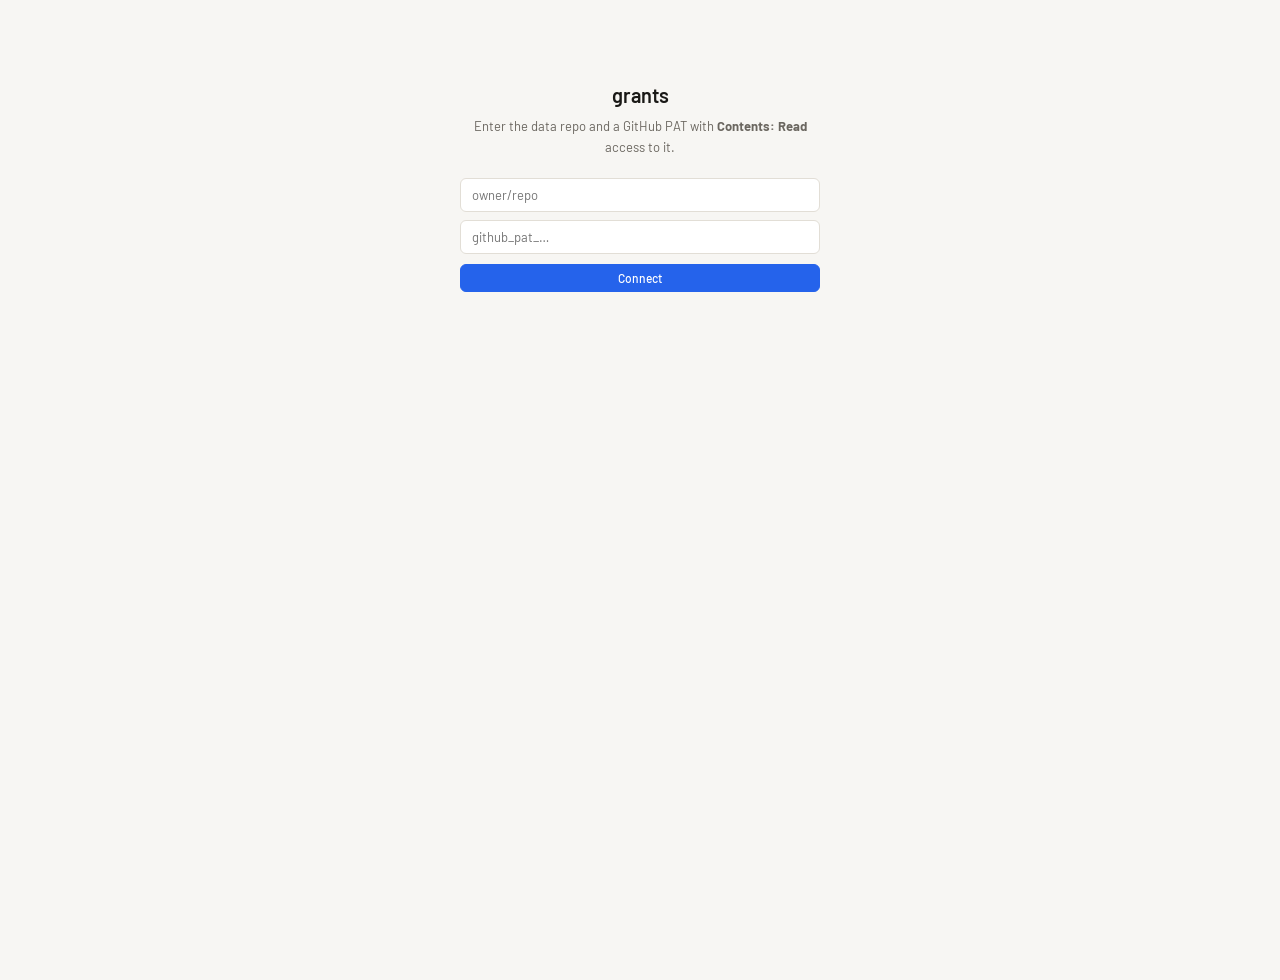
<file: grants/index.html>
<!DOCTYPE html>
<html lang="en">
<head>
<meta charset="UTF-8">
<meta name="viewport" content="width=device-width,initial-scale=1,viewport-fit=cover">
<meta name="theme-color" content="#F7F6F3" media="(prefers-color-scheme:light)">
<meta name="theme-color" content="#141412" media="(prefers-color-scheme:dark)">
<meta name="robots" content="noindex,nofollow">
<title>grants</title>
<link rel="icon" href="data:image/svg+xml,<svg xmlns='http://www.w3.org/2000/svg' viewBox='0 0 100 100'><rect width='100' height='100' rx='20' fill='%2316A34A'/><text y='70' x='50' text-anchor='middle' font-size='56' font-family='sans-serif' font-weight='600' fill='white'>g</text></svg>">
<link rel="stylesheet" href="../shared/style.css?v=20261006-2230">
<link rel="preconnect" href="https://fonts.googleapis.com">
<link rel="preconnect" href="https://fonts.gstatic.com" crossorigin>
<link href="https://fonts.googleapis.com/css2?family=Barlow:wght@400;500;600&family=Barlow+Condensed:wght@500;600;700&display=swap" rel="stylesheet">
<style>
.page{max-width:1000px;margin:0 auto;padding:16px 16px 80px}
.page-sub{font-size:12px;color:var(--text-2);margin-bottom:16px}

.tl-wrap{background:var(--surface);border:1px solid var(--border);border-radius:var(--r);overflow-x:auto;margin-bottom:16px}
.tl-svg{display:block;min-width:560px;width:100%}

.legend{display:flex;flex-wrap:wrap;gap:14px;margin-bottom:24px}
.leg{display:flex;align-items:center;gap:5px;font-size:10px;color:var(--text-2)}
.leg-dot{width:8px;height:8px;border-radius:50%;flex-shrink:0}

.sec-hd{font-size:11px;font-weight:600;color:var(--text-3);letter-spacing:.04em;text-transform:uppercase;margin-bottom:10px;margin-top:4px}
.grid{display:grid;grid-template-columns:repeat(auto-fill,minmax(230px,1fr));gap:8px;margin-bottom:20px}

.card{background:var(--surface);border:1.5px solid var(--border);border-radius:var(--r);padding:13px;cursor:pointer;transition:border-color .12s,background .12s}
.card:hover{border-color:var(--border-strong)}
.card.sel{border-color:var(--accent);background:var(--accent-bg)}
.card.dim{opacity:.45}
.card.dim:hover{opacity:.75}

.cn{font-size:13px;font-weight:600;letter-spacing:-.01em;margin-bottom:2px}
.cmeta{font-size:11px;color:var(--text-2);margin-bottom:7px}
.camount{display:inline-block;font-size:11px;font-weight:600;color:var(--green);background:var(--green-bg);border:1px solid var(--green-border);border-radius:99px;padding:1px 8px;margin-bottom:6px}
.cdates{font-size:11px;color:var(--text-2);margin-bottom:5px}
.cnote{font-size:10px;color:var(--warning);margin-top:4px}
.cbadge{display:inline-block;font-size:9px;padding:1px 6px;border-radius:99px;margin-top:6px}
.cbadge-active{background:var(--green-bg);color:var(--green);border:1px solid var(--green-border)}
.cbadge-waiting{background:var(--warning-bg);color:var(--warning);border:1px solid var(--warning-border)}
.cbadge-eval{background:var(--accent-bg);color:var(--accent);border:1px solid var(--accent-border)}
.cbadge-planned{background:transparent;color:var(--text-2);border:1px dashed var(--border-strong)}
.cbadge-done{background:var(--surface2);color:var(--text-3);border:1px solid var(--border)}
.cbadge-declined{background:var(--surface2);color:var(--text-3);border:1px solid var(--border)}

.past-btn{display:inline-flex;align-items:center;gap:6px;font-size:12px;color:var(--text-2);background:var(--surface);border:1px solid var(--border);border-radius:var(--rs);cursor:pointer;font-family:inherit;padding:6px 11px;margin-bottom:14px;transition:background .12s,color .12s,border-color .12s}
.past-btn:hover{background:var(--surface2);color:var(--text);border-color:var(--border-strong)}

.setup{max-width:360px;margin:80px auto;text-align:center}
.setup h1{font-size:20px;font-weight:600;margin-bottom:6px}
.setup p{font-size:13px;color:var(--text-2);margin-bottom:20px;line-height:1.6}
.setup input{width:100%;padding:8px 11px;border:1px solid var(--border);border-radius:var(--rs);background:var(--surface);color:var(--text);font-family:inherit;font-size:13px;margin-bottom:10px;outline:none;display:block}
.setup input:focus{border-color:var(--accent)}

.tip{position:fixed;background:var(--surface);border:1px solid var(--border-strong);border-radius:var(--rs);padding:5px 9px;font-size:11px;line-height:1.5;pointer-events:none;z-index:200;box-shadow:0 3px 10px rgba(0,0,0,.12);display:none}
.tip b{font-weight:600}
</style>
<script>(function(){var t=localStorage.getItem('dash:theme');if(t&&t!=='auto')document.documentElement.setAttribute('data-theme',t);})()</script>
</head>
<body>
<div id="app"></div>
<div class="tip" id="tip"></div>
<script>
// ─── Theme toggle ─────────────────────────────────────────────────────────────
var THEME_CYCLE=['auto','light','dark'];
function themeIcon(t){
  if(t==='dark')  return '<svg width="14" height="14" viewBox="0 0 14 14" fill="none"><path d="M12 9.5A5.5 5.5 0 014.5 2a5.5 5.5 0 100 10 5.5 5.5 0 007.5-2.5z" stroke="currentColor" stroke-width="1.2" stroke-linejoin="round"/></svg>';
  if(t==='light') return '<svg width="14" height="14" viewBox="0 0 14 14" fill="none"><circle cx="7" cy="7" r="3" stroke="currentColor" stroke-width="1.2"/><path d="M7 1v2M7 11v2M1 7h2M11 7h2M3.2 3.2l1.4 1.4M9.4 9.4l1.4 1.4M10.8 3.2l-1.4 1.4M4.6 9.4l-1.4 1.4" stroke="currentColor" stroke-width="1.2" stroke-linecap="round"/></svg>';
  return '<svg width="14" height="14" viewBox="0 0 14 14" fill="none"><circle cx="7" cy="7" r="5.5" stroke="currentColor" stroke-width="1.2"/><path d="M7 1.5v11" stroke="currentColor" stroke-width="1.2"/><path d="M7 1.5A5.5 5.5 0 0112.5 7 5.5 5.5 0 017 12.5z" fill="currentColor" opacity=".3"/></svg>';
}
function applyTheme(t){
  if(t==='auto'){document.documentElement.removeAttribute('data-theme');}
  else{document.documentElement.setAttribute('data-theme',t);}
  localStorage.setItem('dash:theme',t);
  var btn=document.getElementById('theme-btn');
  if(btn){btn.innerHTML=themeIcon(t);btn.title='Theme: '+t;}
}
function toggleTheme(){
  var cur=localStorage.getItem('dash:theme')||'auto';
  var next=THEME_CYCLE[(THEME_CYCLE.indexOf(cur)+1)%THEME_CYCLE.length];
  applyTheme(next);
}

const PAT_KEY = "dash:grants:pat";
const REPO_KEY  = "dash:grants:repo", REPO_FALL = "dash:ops:repo";
let REPO = localStorage.getItem(REPO_KEY) || localStorage.getItem(REPO_FALL) || "";
const CSVPATH = "data/grants.csv";
const BUILD   = "20261104-0735";

let grants = [], selected = null, showPast = false;

/* ── call group ──────────────────────────────────────────── */
const CALL_GROUPS = [
  { label:"PN",             match: c => c.startsWith("pn") },
  { label:"AECC",           match: c => c.includes("aecc") },
  { label:"CAM",            match: c => c.startsWith("cam") },
  { label:"CaixaImpulse",   match: c => c.includes("caixa") },
  { label:"ERC",            match: c => c.startsWith("erc") },
  { label:"Infrastructure", match: c => c.includes("infra") },
  { label:"TEMPOS",         match: c => c.includes("tempos") },
  { label:"Other",          match: () => true },
];
function callGroup(call) {
  const c = (call||"").toLowerCase();
  return CALL_GROUPS.findIndex(g => g.match(c));
}

/* ── status colours ──────────────────────────────────────── */
const STATUS_COLOR = {
  active:"#16A34A", waiting:"#D97706", done:"#9CA3AF",
  evaluation:"#2563EB", pending:"#9CA3AF"
};

/* ── CSV parser ──────────────────────────────────────────── */
function parseCsv(txt) {
  const lines = txt.trim().split("\n");
  const hdrs  = lines[0].split(",").map(h=>h.replace(/^"|"$/g,"").trim());
  return lines.slice(1).map(line=>{
    const vals=[]; let cur="", inQ=false;
    for(let i=0;i<line.length;i++){
      if(line[i]==='"'){inQ=!inQ;continue;}
      if(line[i]===','&&!inQ){vals.push(cur);cur="";}else cur+=line[i];
    }
    vals.push(cur);
    const row={};
    hdrs.forEach((h,i)=>row[h]=(vals[i]||"").replace(/^"|"$/g,"").trim());
    return row;
  }).filter(r=>r.Name);
}

/* ── timeline ────────────────────────────────────────────── */
function buildTimeline(gs) {
  const W=900, PL=72, PR=12, PT=22, PB=8;
  const ROW=6, BAR=3, SEPGAP=5;
  const T0=new Date("2017-01-01").getTime();
  const T1=new Date("2031-01-01").getTime();
  const today=new Date(), todayStr=today.toISOString().slice(0,10);

  function tx(d){
    const ms=(d==="present"?today:new Date(d)).getTime();
    return PL+(ms-T0)/(T1-T0)*(W-PL-PR);
  }

  // only granted grants with start dates
  const withDates = gs.filter(g=>g.Start&&g.Result==="granted");

  // group by call
  const groups = CALL_GROUPS.map(()=>[]);
  withDates.forEach(g=>groups[callGroup(g.Call)].push(g));
  groups.forEach(g=>g.sort((a,b)=>a.Start.localeCompare(b.Start)));

  // layout
  const items=[]; let y=PT, first=true;
  const groupMeta=[];
  groups.forEach((gp,gi)=>{
    if(!gp.length) return;
    if(!first) y+=SEPGAP;
    const yStart=y;
    gp.forEach(g=>{ items.push({g,y:y+(ROW-BAR)/2,gi}); y+=ROW; });
    groupMeta.push({label:CALL_GROUPS[gi].label, yMid:(yStart+(y-ROW))/2+BAR/2});
    first=false;
  });
  const H=y+PB;

  let s=`<svg class="tl-svg" viewBox="0 0 ${W} ${H}" height="${H}" id="tl-svg">`;

  // year lines
  for(let yr=2017;yr<=2031;yr++){
    const x=tx(`${yr}-01-01`);
    s+=`<line x1="${x.toFixed(1)}" y1="${PT-8}" x2="${x.toFixed(1)}" y2="${H-PB}" stroke="var(--border)" stroke-width=".5"/>`;
    if(yr%2===0||yr===2017)
      s+=`<text x="${x.toFixed(1)}" y="${PT-9}" text-anchor="middle" font-size="7.5" fill="var(--text-3)" font-family="'Barlow Condensed',Arial Narrow,sans-serif">${yr}</text>`;
  }

  // today
  const tx0=tx(todayStr);
  s+=`<line x1="${tx0.toFixed(1)}" y1="${PT-8}" x2="${tx0.toFixed(1)}" y2="${H-PB}" stroke="var(--accent)" stroke-width=".8" stroke-dasharray="2,2"/>`;

  // group labels
  groupMeta.forEach(m=>{
    s+=`<text x="2" y="${m.yMid.toFixed(1)}" dominant-baseline="middle" font-size="7.5" fill="var(--text-3)" font-family="Barlow,system-ui,sans-serif">${m.label}</text>`;
  });

  // bars
  items.forEach(({g,y})=>{
    const color=STATUS_COLOR[g.Status]||"#9CA3AF";
    const x1=tx(g.Start);
    const x2=Math.max(tx(g.End||todayStr),x1+3);
    const isFut=g.Start>todayStr;
    const op=selected?(selected===g.Name?1:.07):.72;
    const nm=g.Name.replace(/"/g,"&quot;");
    if(isFut){
      s+=`<rect class="tl-bar" data-name="${nm}" x="${x1.toFixed(1)}" y="${y.toFixed(1)}" width="${(x2-x1).toFixed(1)}" height="${BAR}" rx="${BAR/2}" fill="none" stroke="${color}" stroke-width="1.2" stroke-dasharray="2.5,2" style="opacity:${op};cursor:pointer;transition:opacity .18s"/>`;
    } else {
      s+=`<rect class="tl-bar" data-name="${nm}" x="${x1.toFixed(1)}" y="${y.toFixed(1)}" width="${(x2-x1).toFixed(1)}" height="${BAR}" rx="${BAR/2}" fill="${color}" style="opacity:${op};cursor:pointer;transition:opacity .18s"/>`;
    }
  });

  s+=`</svg>`;
  return s;
}

/* ── helpers ─────────────────────────────────────────────── */
const MONTHS=["Jan","Feb","Mar","Apr","May","Jun","Jul","Aug","Sep","Oct","Nov","Dec"];
function fmt(d){
  if(!d||d==="") return "";
  const[y,m]=d.split("-");
  return `${MONTHS[+m-1]} ${y}`;
}
function fmtAmt(a){
  const n=parseInt(a||"0");
  if(!n) return "";
  if(n>=1000000) return `€${(n/1e6).toFixed(1).replace(".0","")}M`;
  if(n>=1000) return `€${Math.round(n/1000)}k`;
  return `€${n}`;
}

/* ── card ────────────────────────────────────────────────── */
function cardHTML(g){
  const amt=fmtAmt(g.Amount);
  const dates=g.Start?`${fmt(g.Start)} – ${fmt(g.End)||"ongoing"}`:"";
  const badgeCls=`cbadge cbadge-${g.Status==="evaluation"?"eval":g.Result==="declined"?"declined":g.Status}`;
  const badgeTxt=g.Status==="evaluation"?"under evaluation":g.Result==="declined"?"declined":g.Status;
  return `<div class="card${selected===g.Name?" sel":""}${g.Status==="done"?" dim":""}" data-name="${g.Name}">
  <div class="cn">${g.Name}</div>
  <div class="cmeta">${g.Call}${g.Topic?" · "+g.Topic:""}</div>
  ${amt?`<div><span class="camount">${amt}</span></div>`:""}
  ${dates?`<div class="cdates">${dates}</div>`:""}
  ${g.Notes?`<div class="cnote">&#9888; ${g.Notes}</div>`:""}
  <div><span class="${badgeCls}">${badgeTxt}</span></div>
</div>`;
}

/* ── highlight ───────────────────────────────────────────── */
function updateHL(){
  document.querySelectorAll(".tl-bar").forEach(b=>{
    b.style.opacity=selected?(selected===b.dataset.name?1:.07):.72;
  });
  document.querySelectorAll(".card").forEach(c=>{
    c.classList.toggle("sel",c.dataset.name===selected);
  });
}

/* ── render ──────────────────────────────────────────────── */
function render(){
  const active  = grants.filter(g=>g.Status==="active");
  const waiting = grants.filter(g=>g.Status==="waiting");
  const evaluat = grants.filter(g=>g.Status==="evaluation");
  const planned = grants.filter(g=>g.Status==="planned");
  const past    = grants.filter(g=>g.Status==="done");
  const grantedPast  = past.filter(g=>g.Result==="granted");
  const declinedPast = past.filter(g=>g.Result!=="granted");

  const totalActive=active.length+waiting.length+evaluat.length;

  document.getElementById("app").innerHTML=`
<div class="dhdr"><div class="dhdr-in">
  <a class="tbtn" href="../" title="All dashboards"><svg width="11" height="11" viewBox="0 0 24 24" fill="none" stroke="currentColor" stroke-width="2.5" stroke-linecap="round" stroke-linejoin="round"><polyline points="15 18 9 12 15 6"/></svg></a>
  <h1 class="dhdr-title">grants</h1>
  <button class="tbtn" id="theme-btn" onclick="toggleTheme()" title="Theme: auto"><svg width="14" height="14" viewBox="0 0 14 14" fill="none"><circle cx="7" cy="7" r="5.5" stroke="currentColor" stroke-width="1.2"/><path d="M7 1.5v11" stroke="currentColor" stroke-width="1.2"/><path d="M7 1.5A5.5 5.5 0 0112.5 7 5.5 5.5 0 017 12.5z" fill="currentColor" opacity=".3"/></svg></button>
  <button class="tbtn" id="disc-btn" title="Disconnect">
    <svg width="14" height="14" viewBox="0 0 14 14" fill="none"><path d="M9 5l2 2-2 2M5 7h6M1 7a6 6 0 106 6" stroke="currentColor" stroke-width="1.2" stroke-linecap="round" stroke-linejoin="round"/></svg>
  </button>
</div></div>
<div class="page">
  <div class="page-sub">since 2017 · ${totalActive} active/pending · ${planned.length} planned · ${past.length} past</div>

  <div class="tl-wrap">${buildTimeline(grants)}</div>
  <div class="legend">
    <span class="leg"><span class="leg-dot" style="background:#16A34A"></span>active</span>
    <span class="leg"><span class="leg-dot" style="background:#D97706"></span>waiting</span>
    <span class="leg"><span class="leg-dot" style="background:#9CA3AF"></span>done</span>
    <span class="leg"><span class="leg-dot" style="background:#2563EB"></span>evaluation</span>
    <span class="leg" style="border-left:1px solid var(--border);padding-left:14px">
      <span style="font-size:10px;color:var(--text-3)">Groups: PN · AECC · CAM · CaixaImpulse · ERC · Infrastructure · TEMPOS · Other</span>
    </span>
  </div>

  ${active.length?`<div class="sec-hd">active · ${active.length}</div><div class="grid">${active.map(cardHTML).join("")}</div>`:""}
  ${waiting.length?`<div class="sec-hd">waiting · ${waiting.length}</div><div class="grid">${waiting.map(cardHTML).join("")}</div>`:""}
  ${evaluat.length?`<div class="sec-hd">under evaluation · ${evaluat.length}</div><div class="grid">${evaluat.map(cardHTML).join("")}</div>`:""}
  ${planned.length?`<div class="sec-hd">planned · ${planned.length}</div><div class="grid">${planned.map(cardHTML).join("")}</div>`:""}

  <button class="past-btn" id="past-btn">
    <svg width="10" height="10" viewBox="0 0 10 10"><path d="${showPast?"M2 4l3 3 3-3":"M2 3l3 3 3-3"}" stroke="currentColor" stroke-width="1.3" stroke-linecap="round" fill="none"/></svg>
    past · ${past.length}
  </button>
  ${showPast?`
    ${grantedPast.length?`<div class="sec-hd" style="margin-top:2px">granted &amp; ended · ${grantedPast.length}</div><div class="grid">${grantedPast.map(cardHTML).join("")}</div>`:""}
    ${declinedPast.length?`<div class="sec-hd">declined · ${declinedPast.length}</div><div class="grid">${declinedPast.map(cardHTML).join("")}</div>`:""}
  `:""}

  <div class="build" style="font-size:10px;margin-top:32px">build ${BUILD}</div>
</div>`;

  document.getElementById("disc-btn")?.addEventListener("click",()=>{
    localStorage.removeItem(PAT_KEY); showSetup();
  });
  document.getElementById("past-btn")?.addEventListener("click",()=>{
    showPast=!showPast; render();
  });
}

/* ── setup ───────────────────────────────────────────────── */
function showSetup(err){
  document.getElementById("app").innerHTML=`
<div class="setup">
  <h1>grants</h1>
  <p>Enter the data repo and a GitHub PAT with <strong>Contents: Read</strong> access to it.</p>
  ${err?`<p style="color:var(--danger);font-size:12px;margin-bottom:12px">${err}</p>`:""}
  <input type="text" id="ri" placeholder="owner/repo" value="${(REPO||"").replace(/"/g,"&quot;")}" autocomplete="off" spellcheck="false" style="margin-bottom:8px">
  <input type="password" id="pi" placeholder="github_pat_&hellip;" autocomplete="off">
  <button class="btn btn-p" style="width:100%;justify-content:center" id="conn-btn">Connect</button>
</div>`;
  const go=()=>{
    const repo=document.getElementById("ri")?.value.trim();
    const pat=document.getElementById("pi")?.value.trim()||localStorage.getItem(PAT_KEY)||"";
    if(!repo||!pat) return;
    localStorage.setItem(REPO_KEY,repo); REPO=repo;
    localStorage.setItem(PAT_KEY,pat);
    loadData(pat);
  };
  document.getElementById("pi")?.addEventListener("keydown",e=>e.key==="Enter"&&go());
  document.getElementById("conn-btn")?.addEventListener("click",go);
}

async function loadData(pat){
  try{
    const r=await fetch(
      `https://api.github.com/repos/${REPO}/contents/${CSVPATH}?ref=HEAD&t=${Date.now()}`,
      {headers:{Authorization:`token ${pat}`,Accept:"application/vnd.github+json"}}
    );
    if(!r.ok) throw new Error(`GitHub ${r.status}`);
    const j=await r.json();
    const b64=j.content.replace(/\n/g,"");
    grants=parseCsv(new TextDecoder().decode(Uint8Array.from(atob(b64),c=>c.charCodeAt(0))));
    render();
  }catch(e){
    localStorage.removeItem(PAT_KEY); showSetup(e.message);
  }
}

/* ── global events ───────────────────────────────────────── */
document.addEventListener("click",e=>{
  const bar=e.target.closest(".tl-bar");
  const card=e.target.closest(".card");
  if(bar){
    const name=bar.dataset.name;
    selected=selected===name?null:name;
    updateHL();
    if(selected){
      const c=document.querySelector(`.card[data-name="${name}"]`);
      if(c) setTimeout(()=>c.scrollIntoView({behavior:"smooth",block:"nearest"}),40);
    }
  } else if(card){
    const name=card.dataset.name;
    selected=selected===name?null:name;
    updateHL();
  } else if(selected){
    selected=null; updateHL();
  }
});

document.addEventListener("mousemove",e=>{
  const bar=e.target.closest(".tl-bar");
  const tip=document.getElementById("tip");
  if(!tip) return;
  if(bar&&grants.length){
    const g=grants.find(g=>g.Name===bar.dataset.name);
    if(g){
      const amt=fmtAmt(g.Amount);
      tip.innerHTML=`<b>${g.Name}</b> · ${g.Status}${amt?" · "+amt:""}<br>${fmt(g.Start)} – ${fmt(g.End)}`;
      tip.style.display="block";
      tip.style.left=(e.clientX+14)+"px";
      tip.style.top=(e.clientY-8)+"px";
    }
  } else { tip.style.display="none"; }
});

(async()=>{
  const pat=localStorage.getItem(PAT_KEY);
  if(pat&&REPO) await loadData(pat); else showSetup();
})();

// init theme button label
(function(){var t=localStorage.getItem('dash:theme')||'auto';setTimeout(function(){applyTheme(t);},50);})();
</script>
</body>
</html>
</file>
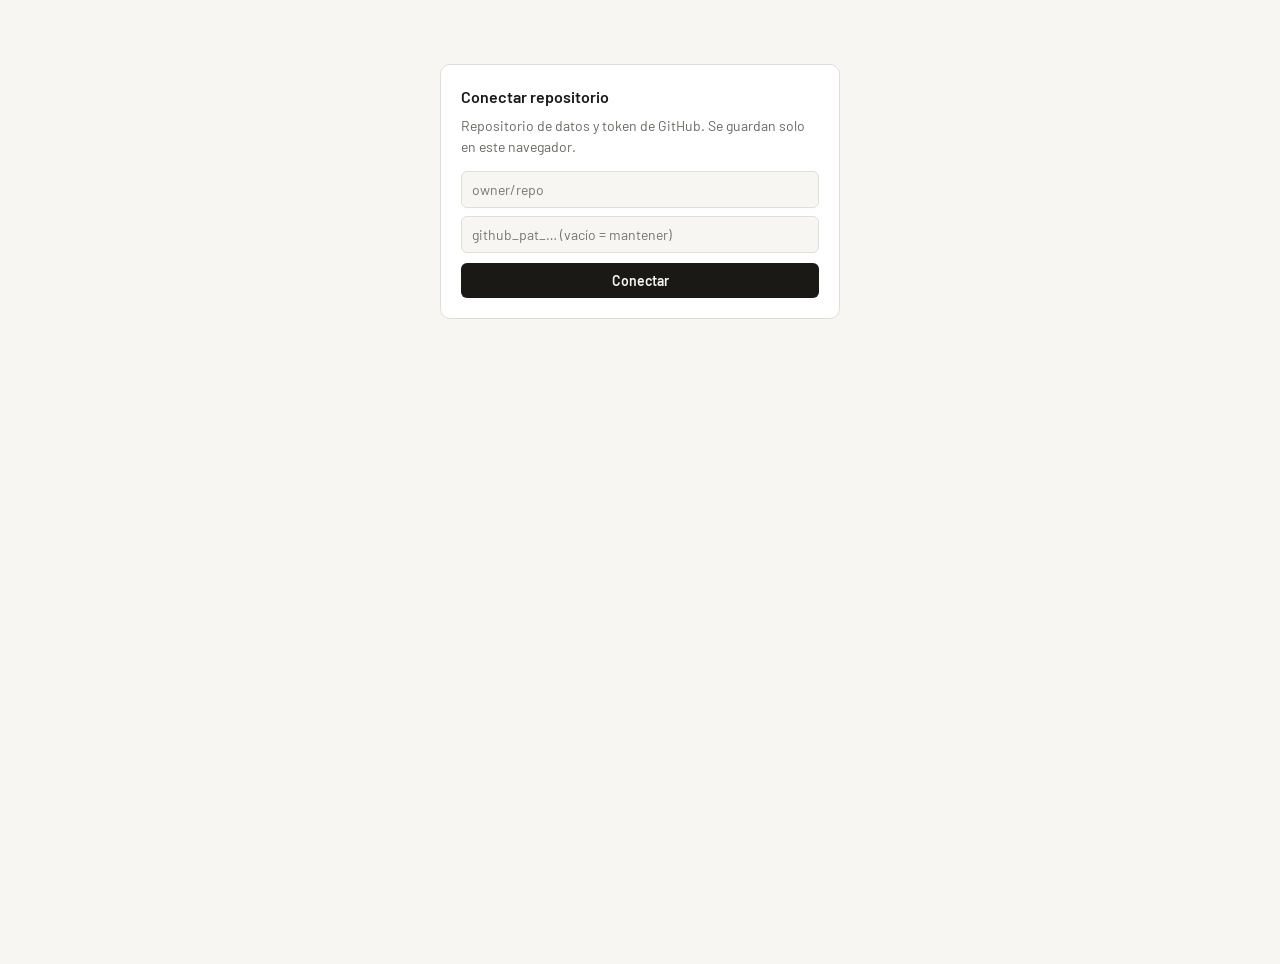
<file: health/index.html>
<!DOCTYPE html>
<html lang="es">
<head>
<meta charset="UTF-8">
<meta name="viewport" content="width=device-width,initial-scale=1,viewport-fit=cover">
<meta name="apple-mobile-web-app-capable" content="yes">
<meta name="apple-mobile-web-app-title" content="health">
<meta name="theme-color" content="#F7F6F3" media="(prefers-color-scheme: light)">
<meta name="theme-color" content="#141412" media="(prefers-color-scheme: dark)">
<title>health · rafa</title>
<link rel="icon" href="data:image/svg+xml,<svg xmlns='http://www.w3.org/2000/svg' viewBox='0 0 100 100'><text y='.9em' font-size='90'>🌊</text></svg>">
<link rel="preconnect" href="https://fonts.googleapis.com">
<link rel="preconnect" href="https://fonts.gstatic.com" crossorigin>
<link href="https://fonts.googleapis.com/css2?family=Barlow:wght@400;500;600&family=Barlow+Condensed:wght@500;600;700&display=swap" rel="stylesheet">
<style>
:root{
  --bg:#F7F6F3;--s1:#FFFFFF;--s2:#F0EEE9;--border:#E2DED6;--border-s:#C8C3BA;
  --text:#1A1916;--t2:#6B6760;--t3:#9B9690;
  --r:10px;--rs:6px;
  --vi:#5b21b6;--vi-bg:#ede9fe;
  --gn:#15803d;--gn-bg:#dcfce7;
  --ro:#dc2626;--ro-bg:#fee2e2;
  --am:#d97706;--am-bg:#fef3c7;
  --bl:#1d4ed8;--bl-bg:#dbeafe;
  --sw-c:#0369a1;--sw-bg:rgba(3,105,161,.11);
  --ru-c:#15803d;--ru-bg:rgba(21,128,61,.11);
  --st-c:#c2410c;--st-bg:rgba(194,65,12,.11);
  --ri-c:#7c3aed;--ri-bg:rgba(124,58,237,.11);
  --wa-c:#a16207;--wa-bg:rgba(161,98,7,.12);
  --track:#ECE9E3;
  --f-body:"Barlow",-apple-system,BlinkMacSystemFont,"Segoe UI",system-ui,sans-serif;
  --f-num:"Barlow Condensed","Arial Narrow",-apple-system,system-ui,sans-serif;
}
@media(prefers-color-scheme:dark){:root:not([data-theme="light"]){
  --bg:#141412;--s1:#1E1D1A;--s2:#252320;--border:#2E2C28;--border-s:#3E3B36;
  --text:#F0EDE8;--t2:#A09C94;--t3:#6B6760;
  --vi:#c4b5fd;--vi-bg:#1a1030;--gn:#86efac;--gn-bg:#052e16;--ro:#fca5a5;--ro-bg:#2a1215;
  --am:#fcd34d;--am-bg:#1c1500;--bl:#93c5fd;--bl-bg:#0c1a2e;
  --sw-c:#7dd3fc;--sw-bg:rgba(125,211,252,.12);--ru-c:#86efac;--ru-bg:rgba(134,239,172,.12);--st-c:#fdba74;--st-bg:rgba(253,186,116,.12);
  --ri-c:#c4b5fd;--ri-bg:rgba(196,181,253,.12);--wa-c:#fde68a;--wa-bg:rgba(253,230,138,.12);
  --track:#2A2825;
}}
:root[data-theme="dark"]{
  --bg:#141412;--s1:#1E1D1A;--s2:#252320;--border:#2E2C28;--border-s:#3E3B36;
  --text:#F0EDE8;--t2:#A09C94;--t3:#6B6760;
  --vi:#c4b5fd;--vi-bg:#1a1030;--gn:#86efac;--gn-bg:#052e16;--ro:#fca5a5;--ro-bg:#2a1215;
  --am:#fcd34d;--am-bg:#1c1500;--bl:#93c5fd;--bl-bg:#0c1a2e;
  --sw-c:#7dd3fc;--sw-bg:rgba(125,211,252,.12);--ru-c:#86efac;--ru-bg:rgba(134,239,172,.12);--st-c:#fdba74;--st-bg:rgba(253,186,116,.12);
  --ri-c:#c4b5fd;--ri-bg:rgba(196,181,253,.12);--wa-c:#fde68a;--wa-bg:rgba(253,230,138,.12);
  --track:#2A2825;
}
*{box-sizing:border-box;margin:0;padding:0}
html{-webkit-text-size-adjust:100%}
body{background:var(--bg);color:var(--text);font-family:var(--f-body);font-size:15px;line-height:1.5;min-height:100vh;padding-bottom:env(safe-area-inset-bottom,0px)}
button{font-family:inherit}
:focus-visible{outline:2px solid var(--bl);outline-offset:2px}
.num{font-family:var(--f-num);font-variant-numeric:tabular-nums;letter-spacing:0}

/* header */
.hdr{position:sticky;top:0;z-index:10;background:var(--bg);border-bottom:1px solid var(--border);padding-top:env(safe-area-inset-top,0px)}
.hdr-in{max-width:680px;margin:0 auto;display:flex;align-items:center;gap:8px;padding:0 16px;height:52px}
.back{display:inline-flex;align-items:center;font-size:13px;color:var(--t3);text-decoration:none;padding:4px 8px;border-radius:var(--rs);border:1px solid var(--border);flex-shrink:0}
.back:hover{color:var(--text);background:var(--s2)}
.hdr-title{font-family:var(--f-num);font-size:20px;font-weight:600;flex:1;letter-spacing:.01em}
.hdr-title span{color:var(--t3);font-weight:500}
.tabs{display:flex;background:var(--s2);border:1px solid var(--border);border-radius:var(--rs);padding:3px;gap:2px}
.tab{padding:4px 11px;border:1px solid transparent;border-radius:4px;cursor:pointer;font-size:13px;font-weight:500;color:var(--t2);background:transparent}
.tab.on{background:var(--s1);color:var(--text);border-color:var(--border)}
.tbtn{display:flex;align-items:center;justify-content:center;width:30px;height:30px;border:1px solid var(--border);border-radius:var(--rs);background:none;cursor:pointer;color:var(--t2);flex-shrink:0}
.tbtn:hover{background:var(--s2);color:var(--text)}

/* setup */
#setup{max-width:400px;margin:4rem auto;padding:20px;background:var(--s1);border:1px solid var(--border);border-radius:var(--r)}
#setup h2{font-size:16px;font-weight:600;margin-bottom:6px}
#setup p{color:var(--t2);font-size:14px;margin-bottom:14px}
#setup input{width:100%;padding:9px 10px;background:var(--bg);border:1px solid var(--border);border-radius:var(--rs);color:var(--text);font-size:14px;margin-bottom:10px;font-family:inherit}
#setup button{width:100%;padding:9px;background:var(--text);border:none;border-radius:var(--rs);color:var(--bg);font-weight:600;cursor:pointer;font-size:14px}

.wrap{max-width:680px;margin:0 auto;padding:14px 16px 80px}
.dnav{display:flex;align-items:center;gap:6px;margin-bottom:14px}
.dnav button{background:var(--s1);border:1px solid var(--border);color:var(--t2);border-radius:var(--rs);padding:6px 11px;cursor:pointer;font-size:14px}
.dnav button:hover{background:var(--s2);color:var(--text)}
.dlabel{font-size:15px;font-weight:500;flex:1;text-align:center;color:var(--text)}
.dlabel::first-letter{text-transform:uppercase}

.card{background:var(--s1);border:1px solid var(--border);border-radius:var(--r);padding:14px 16px;margin-bottom:10px}
.ch{display:flex;align-items:baseline;justify-content:space-between;gap:8px;margin-bottom:12px}
.ct{font-size:14px;font-weight:600}
.cs{font-size:13px;color:var(--t3)}
.empty{color:var(--t3);font-size:14px;padding:14px 0;text-align:center}
.empty b{color:var(--t2);font-weight:500}
.err{color:var(--ro);font-size:13px;padding:12px 14px;background:var(--ro-bg);border-radius:var(--r);margin-bottom:10px}

/* hero ring */
.hero{display:grid;grid-template-columns:200px 1fr;gap:22px;align-items:center;padding:18px 18px}
.ring{position:relative;width:200px;height:200px}
.ring svg{width:100%;height:100%;transform:rotate(-90deg);overflow:visible}
.ring .trk{fill:none;stroke:var(--track);stroke-width:16}
.ring .arc{fill:none;stroke-width:16;stroke-linecap:round;transition:stroke-dashoffset .9s cubic-bezier(.2,.8,.2,1)}
.ring .tick{stroke:var(--text);stroke-width:2;stroke-linecap:round;opacity:.55}
.rc{position:absolute;inset:0;display:flex;flex-direction:column;align-items:center;justify-content:center;text-align:center}
.rc-l{font-size:13px;color:var(--t2)}
.rc-v{font-family:var(--f-num);font-size:54px;font-weight:700;line-height:.95;font-variant-numeric:tabular-nums}
.rc-u{font-size:12px;color:var(--t3);margin-top:2px}
.hside{display:flex;flex-direction:column;gap:12px}
.eq{display:grid;grid-template-columns:auto 1fr;column-gap:12px;row-gap:4px;align-items:baseline}
.eq .num{font-size:26px;font-weight:600;text-align:right;line-height:1.1}
.eq .lbl{font-size:13px;color:var(--t2)}
.eq .tot{border-top:1px solid var(--border);padding-top:5px}
.verdict{font-size:14px;color:var(--t2);line-height:1.4}
.verdict strong{color:var(--text);font-weight:600}
.pill{display:inline-flex;align-items:baseline;gap:6px;padding:5px 10px;border-radius:999px;background:var(--s2);font-size:13px;color:var(--t2);width:fit-content}
.pill .num{font-size:19px;font-weight:600;color:var(--text)}

/* lists */
.g2{display:grid;grid-template-columns:1fr 1fr;gap:10px}
.g2 .card{margin-bottom:0}
.row{display:flex;align-items:center;gap:10px;padding:9px 0;border-bottom:1px solid var(--border)}
.row:last-child{border-bottom:none}
.chip{width:32px;height:32px;border-radius:8px;display:flex;align-items:center;justify-content:center;flex-shrink:0}
.chip svg{width:18px;height:18px}
.c-swim{background:var(--sw-bg);color:var(--sw-c)}.c-run{background:var(--ru-bg);color:var(--ru-c)}.c-strength{background:var(--st-bg);color:var(--st-c)}.c-ride{background:var(--ri-bg);color:var(--ri-c)}.c-walk{background:var(--wa-bg);color:var(--wa-c)}
.ai{flex:1;min-width:0}.an{font-size:14px;font-weight:500}.am{font-size:13px;color:var(--t3)}
.ak{font-family:var(--f-num);font-size:18px;font-weight:600;white-space:nowrap;color:var(--gn)}
.fr{display:block;padding:9px 0;border-bottom:1px solid var(--border)}
.fr:last-child{border-bottom:none}
.ftop{display:flex;align-items:baseline;gap:8px}
.fm{font-size:13px;font-weight:600;flex:1}
.fk{font-family:var(--f-num);font-size:18px;font-weight:600;white-space:nowrap}
.fi{font-size:13px;color:var(--t2);margin-top:1px}
.fbar{height:3px;background:var(--track);border-radius:2px;margin-top:6px;overflow:hidden}
.fbar i{display:block;height:100%;background:var(--vi);border-radius:2px}

/* summary strip */
.strip{display:grid;grid-template-columns:repeat(4,1fr);gap:0;background:var(--s1);border:1px solid var(--border);border-radius:var(--r);margin-bottom:10px}
.strip>div{padding:12px 14px;border-left:1px solid var(--border)}
.strip>div:first-child{border-left:none}
.sv{font-family:var(--f-num);font-size:28px;font-weight:600;line-height:1;font-variant-numeric:tabular-nums}
.sv small{font-size:16px;color:var(--t3);font-weight:500}
.sl{font-size:12px;color:var(--t3);margin-top:4px;line-height:1.3}
.pos{color:var(--ro)}.neg{color:var(--gn)}

/* diverging bars */
.dv{display:grid;grid-template-columns:repeat(7,1fr);gap:6px;height:190px;position:relative}
.dv::after{content:"";position:absolute;left:0;right:0;top:50%;border-top:1px solid var(--border-s)}
.dcol{display:grid;grid-template-rows:1fr 1fr;position:relative;cursor:pointer;border-radius:6px}
.dcol:hover{background:var(--s2)}
.dup,.ddn{display:flex;justify-content:center;position:relative}
.dup{align-items:flex-end}.ddn{align-items:flex-start}
.dbar{width:62%;max-width:34px;min-height:2px}
.dup .dbar{background:var(--ro);border-radius:4px 4px 0 0;opacity:.8}
.ddn .dbar{background:var(--gn);border-radius:0 0 4px 4px;opacity:.8}
.dval{position:absolute;left:-4px;right:-4px;text-align:center;font-family:var(--f-num);font-size:13px;white-space:nowrap;font-weight:600;color:var(--t2)}
.dnone{position:absolute;top:50%;left:50%;width:10px;height:10px;margin:-5px 0 0 -5px;border-radius:50%;border:1.5px dashed var(--border-s);background:var(--s1);z-index:1}
.dlbls{display:grid;grid-template-columns:repeat(7,1fr);gap:6px;margin-top:6px}
.dlbls div{text-align:center;font-size:12px;line-height:1.25;color:var(--t3)}
.dlbls .td{color:var(--text);font-weight:600}
.legend{display:flex;flex-wrap:wrap;gap:12px;margin-top:10px;font-size:12px;color:var(--t3)}
.legend span{display:inline-flex;align-items:center;gap:5px}
.legend i{width:10px;height:10px;border-radius:3px;display:inline-block}

/* volume */
.vol{display:grid;grid-template-columns:repeat(8,1fr);gap:6px;height:130px;align-items:end}
.vcol{display:flex;flex-direction:column;justify-content:flex-end;align-items:center;height:100%;position:relative}
.vstack{width:64%;max-width:30px;display:flex;flex-direction:column-reverse;border-radius:4px;overflow:hidden}
.vstack i{display:block}
.vtot{font-family:var(--f-num);font-size:12px;font-weight:600;color:var(--t2);margin-bottom:3px}
.vst{display:flex;gap:2px;margin-top:4px;height:5px}
.vst b{width:5px;height:5px;border-radius:50%;background:var(--st-c)}
.vlbls{display:grid;grid-template-columns:repeat(8,1fr);gap:6px;margin-top:6px}
.vlbls div{text-align:center;font-size:11px;color:var(--t3)}
.vlbls .td{color:var(--text);font-weight:600}

.vcol{background:none;border:none;padding:0;cursor:pointer;font:inherit;color:inherit;border-radius:6px;padding-top:4px}
.vcol:hover,.vcol.sel{background:var(--s2)}
.vcol.sel .vtot{color:var(--text)}
.vdet{margin-top:12px;border-top:1px solid var(--border);padding-top:10px}
.vdet:empty{display:none}
.vdh{display:flex;align-items:baseline;justify-content:space-between;gap:8px;flex-wrap:wrap;margin-bottom:4px}
.vdr{display:flex;align-items:center;gap:10px;padding:7px 0;border-bottom:1px solid var(--border)}
.vdr:last-of-type{border-bottom:none}
.vdr .chip{width:28px;height:28px}.vdr .chip svg{width:16px;height:16px}
.vdm{font-family:var(--f-num);font-size:18px;font-weight:600;white-space:nowrap}
.vgo{margin-top:8px;background:none;border:1px solid var(--border);border-radius:var(--rs);padding:6px 10px;font-size:13px;color:var(--t2);cursor:pointer}
.vgo:hover{background:var(--s2);color:var(--text)}
.rec{display:grid;grid-template-columns:repeat(auto-fit,minmax(110px,1fr));gap:12px}
.rec .sv{font-size:26px}
.stp{display:grid;grid-template-columns:repeat(7,1fr);gap:6px;height:90px;align-items:end}
.stc{display:flex;flex-direction:column;justify-content:flex-end;align-items:center;height:100%}
.stb{width:40%;max-width:22px;background:var(--bl);border-radius:3px 3px 0 0;opacity:.75;min-height:0}
.stv{font-family:var(--f-num);font-size:12px;font-weight:600;color:var(--t2);margin-bottom:2px}
.hr{font-family:var(--f-num);font-size:14px;font-weight:600;color:var(--ro)}
/* weight */
.wch{position:relative;height:170px;margin-top:4px}
.wch svg{position:absolute;inset:0;width:100%;height:100%;overflow:visible}
.wraw{fill:none;stroke:var(--t3);stroke-width:1.25;stroke-dasharray:2 3}
.wavg{fill:none;stroke:var(--bl);stroke-width:2.5;stroke-linejoin:round;stroke-linecap:round}
.wgoal{stroke:var(--gn);stroke-width:1.5;stroke-dasharray:5 4}
.wref{stroke:var(--am);stroke-width:1.5;stroke-dasharray:2 4}
.wdot{position:absolute;width:10px;height:10px;margin:-5px 0 0 -5px;border-radius:50%;background:var(--bl);border:2px solid var(--s1)}
.wtag{position:absolute;right:0;font-size:11px;padding:0 4px;background:var(--s1);transform:translateY(-50%)}
.wax{display:flex;justify-content:space-between;font-size:11px;color:var(--t3);margin-top:6px}
.wbig{display:flex;align-items:baseline;gap:10px;flex-wrap:wrap}
.wbig .num{font-size:34px;font-weight:600;line-height:1}

/* week detail */
.wr{display:flex;align-items:center;gap:10px;padding:8px 6px;border-bottom:1px solid var(--border);cursor:pointer;border-radius:6px}
.wr:last-child{border-bottom:none}
.wr:hover{background:var(--s2)}
.wr.td{background:var(--s2)}
.wd{width:58px;font-size:13px;color:var(--t2);flex-shrink:0}
.wa{flex:1;display:flex;gap:4px;flex-wrap:wrap}
.wa .chip{width:24px;height:24px;border-radius:6px}.wa .chip svg{width:14px;height:14px}
.wk{font-family:var(--f-num);font-size:16px;font-weight:600;min-width:54px;text-align:right;color:var(--t2)}
.wn{font-family:var(--f-num);font-size:16px;font-weight:600;min-width:52px;text-align:right}

/* month heatmap */
.mgrid{display:grid;grid-template-columns:repeat(7,1fr);gap:5px}
.mh{font-size:12px;color:var(--t3);text-align:center;padding-bottom:2px}
.md{aspect-ratio:1;border-radius:8px;display:flex;flex-direction:column;align-items:center;justify-content:center;cursor:pointer;background:var(--s2);border:1.5px solid transparent;position:relative}
.md span{font-family:var(--f-num);font-size:17px;font-weight:600;color:var(--t2)}
.md:hover{border-color:var(--border-s)}
.md.mt{border-color:var(--text)}
.md.fut{background:transparent;border:1px dashed var(--border)}
.md.fut span{color:var(--t3);font-weight:500}
.h-d2{background:color-mix(in srgb,var(--gn) 55%,var(--s1))}
.h-d1{background:color-mix(in srgb,var(--gn) 26%,var(--s1))}
.h-n{background:color-mix(in srgb,var(--t3) 22%,var(--s1))}
.h-s1{background:color-mix(in srgb,var(--ro) 26%,var(--s1))}
.h-s2{background:color-mix(in srgb,var(--ro) 55%,var(--s1))}
.h-d2 span,.h-s2 span{color:var(--text)}
.mdots{display:flex;gap:2px;height:5px;margin-top:1px}
.mdots i{width:5px;height:5px;border-radius:50%}
.tri{display:grid;grid-template-columns:repeat(auto-fit,minmax(104px,1fr));gap:10px;margin-bottom:10px}
.tri .card{margin-bottom:0;display:flex;gap:10px;align-items:center;padding:12px 14px}
.tri .sv{font-size:26px}

/* ---------- YEAR ---------- */
.ygrid{display:grid;grid-template-columns:repeat(auto-fill,minmax(148px,1fr));gap:14px 18px}
.ymh{display:flex;justify-content:space-between;align-items:baseline;gap:6px;width:100%;background:none;border:none;padding:2px 2px 6px;font:inherit;font-size:13px;font-weight:600;color:var(--text);cursor:pointer;border-radius:4px;text-transform:capitalize}
.ymh span+span{font-family:var(--f-num);font-size:12px;font-weight:500;font-variant-numeric:tabular-nums}
.ymh:hover span:first-child{color:var(--bl)}
.ymg{display:grid;grid-template-columns:repeat(7,1fr);gap:2px}
.yd{aspect-ratio:1;min-width:0;padding:0;border-radius:3px;border:1px solid transparent;cursor:pointer;position:relative}
.yd.h-0{background:var(--s2)}
.yd.fut{background:transparent;border:1px dashed var(--border);cursor:default}
.yd:hover{border-color:var(--border-s)}
.yd.mt{border-color:var(--text)}
.yd.act::after{content:"";position:absolute;left:50%;top:50%;width:32%;height:32%;max-width:5px;max-height:5px;border-radius:50%;background:var(--text);opacity:.55;transform:translate(-50%,-50%)}
.legend i.ydot{width:5px;height:5px;border-radius:50%;background:var(--text);opacity:.55}
.vol.m12,.vlbls.m12{grid-template-columns:repeat(12,1fr);gap:3px}
.vol.m12 .vstack{width:72%}
.ytw{overflow-x:auto}
.ytab{width:100%;min-width:420px;border-collapse:collapse;font-size:13px}
.ytab th{font-size:12px;font-weight:500;color:var(--t3);text-align:right;padding:0 6px 6px;border-bottom:1px solid var(--border);white-space:nowrap}
.ytab td{padding:7px 6px;text-align:right;font-family:var(--f-num);font-variant-numeric:tabular-nums;border-bottom:1px solid var(--border);white-space:nowrap}
.ytab th:first-child,.ytab td:first-child{text-align:left}
.ytab td:first-child{font-family:inherit;font-weight:500;text-transform:capitalize}
.ytab tbody tr{cursor:pointer}
.ytab tbody tr:hover td{background:var(--s2)}
.ytab tbody tr:last-child td{border-bottom:none}
.ytab .mut{color:var(--t3)}

@media(max-width:560px){
  .hero{grid-template-columns:1fr;justify-items:center;gap:16px}
  .hside{width:100%}
  .g2{grid-template-columns:1fr}
  .strip{grid-template-columns:1fr 1fr}
  .strip>div:nth-child(3){border-left:none}
  .strip>div:nth-child(n+3){border-top:1px solid var(--border)}
    .hdr-title span,.back .bt{display:none}
  .hdr-in{gap:6px;padding:0 12px}
  .hdr-title{font-size:18px}
  .tab{padding:4px 8px}
  .tri .card{flex-direction:column;align-items:flex-start;gap:6px;padding:10px 12px}
  .tri .sv{font-size:24px}
}
@media(prefers-reduced-motion:reduce){.ring .arc{transition:none}}
</style>
</head>
<body>
<div id="setup" style="display:none">
  <h2>Conectar repositorio</h2>
  <p>Repositorio de datos y token de GitHub. Se guardan solo en este navegador.</p>
  <input type="text" id="repoi" placeholder="owner/repo" autocomplete="off" spellcheck="false" style="margin-bottom:8px">
  <input type="password" id="tki" placeholder="github_pat_… (vacío = mantener)" autocomplete="off">
  <button onclick="saveToken()">Conectar</button>
</div>
<div id="app" style="display:none">
  <div class="hdr"><div class="hdr-in">
    <a class="back" href="../" aria-label="Volver a dashboards">‹<span class="bt">&nbsp;dashboards</span></a>
    <div class="hdr-title">health <span>rafa</span></div>
    <div class="tabs" role="tablist">
      <button class="tab on" onclick="setView('day')">día</button>
      <button class="tab" onclick="setView('week')">semana</button>
      <button class="tab" onclick="setView('month')">mes</button>
      <button class="tab" onclick="setView('year')">año</button>
    </div>
    <button class="tbtn" id="themeBtn" onclick="toggleTheme()" aria-label="Cambiar tema">
      <svg id="im" width="15" height="15" viewBox="0 0 24 24" fill="none" stroke="currentColor" stroke-width="2" stroke-linecap="round" stroke-linejoin="round"><path d="M21 12.79A9 9 0 1 1 11.21 3 7 7 0 0 0 21 12.79z"/></svg>
      <svg id="is" width="15" height="15" viewBox="0 0 24 24" fill="none" stroke="currentColor" stroke-width="2" stroke-linecap="round" stroke-linejoin="round" style="display:none"><circle cx="12" cy="12" r="5"/><path d="M12 1v2M12 21v2M4.22 4.22l1.42 1.42M18.36 18.36l1.42 1.42M1 12h2M21 12h2M4.22 19.78l1.42-1.42M18.36 5.64l1.42-1.42"/></svg>
    </button>
  </div></div>
  <div class="wrap">
    <div class="dnav">
      <button onclick="navPrev()" aria-label="Anterior">‹</button>
      <div class="dlabel" id="dlabel">—</div>
      <button onclick="navNext()" aria-label="Siguiente">›</button>
      <button style="margin-left:4px" onclick="goToday()">hoy</button>
    </div>
    <div id="content"><div class="empty">Cargando…</div></div>
  </div>
</div>
<script>
let REPO=localStorage.getItem("rh_repo")||"";const DPATH="health/data.json",KCAL_KG=7700;
let view="day",cursor=t0(),data=null,token=null,IDX={},APPLE={},WEIGHTS={};
const RM=window.matchMedia("(prefers-reduced-motion: reduce)").matches;

/* ---------- theme ---------- */
function isDark(){const t=document.documentElement.dataset.theme;return t==="dark"||(t!=="light"&&matchMedia("(prefers-color-scheme:dark)").matches);}
function applyTheme(){const d=isDark();document.getElementById("im").style.display=d?"none":"block";document.getElementById("is").style.display=d?"block":"none";}
function toggleTheme(){const n=isDark()?"light":"dark";document.documentElement.dataset.theme=n;localStorage.setItem("rh_theme",n);applyTheme();}
function initTheme(){const s=localStorage.getItem("rh_theme");if(s)document.documentElement.dataset.theme=s;applyTheme();}

/* ---------- boot / data ---------- */
async function init(){initTheme();token=localStorage.getItem("rh_token");if(!token||!REPO){show("setup");const r=document.getElementById("repoi");if(r)r.value=REPO;return;}show("app");await load();render();}
function show(id){document.getElementById("setup").style.display=id==="setup"?"block":"none";document.getElementById("app").style.display=id==="app"?"block":"none";}
async function saveToken(){const r=document.getElementById("repoi").value.trim(),t=document.getElementById("tki").value.trim()||localStorage.getItem("rh_token")||"";if(!r||!t)return;localStorage.setItem("rh_repo",r);localStorage.setItem("rh_token",t);REPO=r;token=t;show("app");await load();render();}
function b64utf8(b64){const bin=atob(b64.replace(/\n/g,""));const b=new Uint8Array(bin.length);for(let i=0;i<bin.length;i++)b[i]=bin.charCodeAt(i);return new TextDecoder("utf-8").decode(b);}
async function load(){
  try{
    const res=await fetch("https://api.github.com/repos/"+REPO+"/contents/"+DPATH,{headers:{Authorization:"Bearer "+token,"X-GitHub-Api-Version":"2022-11-28"},cache:"no-store"});
    if(!res.ok)throw new Error(res.status===401?"El token no es válido o ha caducado (401).":"GitHub respondió "+res.status+".");
    const j=await res.json();
    data=JSON.parse(b64utf8(j.content));
    IDX={};(data.entries||[]).forEach(e=>IDX[e.date]=e);
    await loadApple();
  }catch(e){
    console.error(e);data=null;
    document.getElementById("content").innerHTML='<div class="err">No se pudieron cargar los datos. '+esc(e.message)+'<br><a href="#" onclick="localStorage.removeItem(\'rh_token\');location.reload()">Conectar con otro token</a></div>';
  }
}

async function loadApple(){
  APPLE={};WEIGHTS={};
  try{
    const H={Authorization:"Bearer "+token,"X-GitHub-Api-Version":"2022-11-28"};
    const r=await fetch("https://api.github.com/repos/"+REPO+"/contents/health/apple",{headers:H,cache:"no-store"});
    if(!r.ok)return;
    const files=(await r.json()).filter(f=>/^\d{4}-\d{2}-\d{2}\.json$/.test(f.name)).sort((a,b)=>a.name<b.name?1:-1).slice(0,200);
    const got=await Promise.all(files.map(f=>fetch(f.url,{headers:Object.assign({Accept:"application/vnd.github.raw"},H),cache:"no-store"}).then(x=>x.ok?x.text():null).catch(()=>null)));
    got.forEach((t,i)=>{if(!t)return;try{const o=JSON.parse(t),ds=o.date||files[i].name.slice(0,10);APPLE[ds]=o;const w=+o.weight_kg,wd=o.weight_date;if(w>30&&wd)WEIGHTS[wd]=w;}catch(e){}});
  }catch(e){console.warn("apple",e);}
}

/* ---------- helpers ---------- */
function t0(){const d=new Date();d.setHours(0,0,0,0);return d;}
function fmt(d){return d.getFullYear()+"-"+String(d.getMonth()+1).padStart(2,"0")+"-"+String(d.getDate()).padStart(2,"0");}
function addD(d,n){const x=new Date(d);x.setDate(x.getDate()+n);return x;}
function monday(d){return addD(d,-((d.getDay()+6)%7));}
function esc(s){return String(s??"").replace(/[&<>"]/g,c=>({"&":"&amp;","<":"&lt;",">":"&gt;",'"':"&quot;"}[c]));}
function nf(n){return Math.round(n).toLocaleString("es-ES");}
function kgf(n,d=1){return (+n).toFixed(d).replace(".",",");}
function sgn(n){return (n>0?"+":n<0?"−":"")+nf(Math.abs(n));}
function TDEE(){return data?.meta?.tdee_base??2400;}
function TARGET(){return data?.meta?.deficit_target??500;}
function ent(ds){return IDX[ds]||null;}
function kIn(e){return(e?.food||[]).reduce((s,f)=>s+(+f.kcal||0),0);}
function kAct(e){return(e?.activities||[]).reduce((s,a)=>s+(+a.kcal_out||0),0);}
function logged(e){return kIn(e)>0;}
function A(ds){return APPLE[ds]||null;}
function measured(ds){const a=A(ds);return !!(a&&+a.basal_kcal>0&&+a.active_kcal>0);}
function burn(ds){const a=A(ds);if(measured(ds))return{total:Math.round(+a.basal_kcal+ +a.active_kcal),base:Math.round(+a.basal_kcal),act:Math.round(+a.active_kcal),src:"apple"};const e=ent(ds),k=kAct(e);return{total:TDEE()+k,base:TDEE(),act:k,src:"est"};}
function net(e){return logged(e)?kIn(e)-burn(e.date).total:null;}
function wOf(ds){const e=ent(ds);return e?.weight_kg?+e.weight_kg:(WEIGHTS[ds]||null);}
function allWeights(){const m=Object.assign({},WEIGHTS);(data.entries||[]).forEach(e=>{if(e.weight_kg)m[e.date]=+e.weight_kg;});return Object.keys(m).sort().map(d=>({date:d,w:m[d]}));}
function heat(n){if(n===null)return"";if(n<=-TARGET())return"h-d2";if(n<=-100)return"h-d1";if(n<100)return"h-n";if(n<TARGET())return"h-s1";return"h-s2";}
const ICONS={
  swim:'<svg viewBox="0 0 24 24" fill="none" stroke="currentColor" stroke-width="2" stroke-linecap="round" stroke-linejoin="round"><path d="M2 18c1.7 0 1.7-1.2 3.3-1.2S7 18 8.7 18s1.7-1.2 3.3-1.2 1.7 1.2 3.3 1.2 1.7-1.2 3.4-1.2S20.3 18 22 18"/><circle cx="16.5" cy="7.5" r="2"/><path d="M3.5 14l5-4.5 3 2.5 3.5-2.5"/></svg>',
  run:'<svg viewBox="0 0 24 24" fill="none" stroke="currentColor" stroke-width="2" stroke-linecap="round" stroke-linejoin="round"><circle cx="14.5" cy="4" r="2"/><path d="M7 21l3.5-6.5 3 2.5V22"/><path d="M5 11.5l3.5-3.5 4.5 1 3 4h3.5"/><path d="M10.5 14.5L13 9"/></svg>',
  strength:'<svg viewBox="0 0 24 24" fill="none" stroke="currentColor" stroke-width="2" stroke-linecap="round" stroke-linejoin="round"><path d="M6.5 6.5v11M17.5 6.5v11M3 9.5v5M21 9.5v5M6.5 12h11"/></svg>',
  ride:'<svg viewBox="0 0 24 24" fill="none" stroke="currentColor" stroke-width="2" stroke-linecap="round" stroke-linejoin="round"><circle cx="5.5" cy="16.5" r="3.5"/><circle cx="18.5" cy="16.5" r="3.5"/><path d="M5.5 16.5l4-7h6l3 7M9.5 9.5l3 7h-7M14 6h2.5l-1 3.5"/></svg>',
  walk:'<svg viewBox="0 0 24 24" fill="none" stroke="currentColor" stroke-width="2" stroke-linecap="round" stroke-linejoin="round"><circle cx="13" cy="4" r="2"/><path d="M9 21l2.5-6 2.5 2v4"/><path d="M8 11l2-3h3l2 3 2.5 1"/><path d="M11.5 15L13 8"/></svg>'
};
const TNAME={swim:"natación",run:"carrera",strength:"fuerza",ride:"bici",walk:"caminar"};
const TVAR={swim:"sw",run:"ru",strength:"st",ride:"ri",walk:"wa"};
const DIST=["swim","run","ride","walk"];
function chip(t){const k=ICONS[t]?t:"strength";return'<div class="chip c-'+k+'" title="'+(TNAME[k])+'">'+ICONS[k]+'</div>';}
function cssv(n){return getComputedStyle(document.documentElement).getPropertyValue(n).trim();}

/* ---------- nav ---------- */
function navPrev(){if(view==="day")cursor=addD(cursor,-1);else if(view==="week")cursor=addD(cursor,-7);else if(view==="month")cursor=new Date(cursor.getFullYear(),cursor.getMonth()-1,1);else cursor=new Date(cursor.getFullYear()-1,0,1);render();}
function navNext(){if(view==="day")cursor=addD(cursor,1);else if(view==="week")cursor=addD(cursor,7);else if(view==="month")cursor=new Date(cursor.getFullYear(),cursor.getMonth()+1,1);else cursor=new Date(cursor.getFullYear()+1,0,1);render();}
function goToday(){cursor=t0();render();}
function goMonth(y,mo){cursor=new Date(y,mo,1);setView("month");}
function goDay(ds){const[y,m,d]=ds.split("-").map(Number);cursor=new Date(y,m-1,d);setView("day");}
function setView(v){view=v;document.querySelectorAll(".tab").forEach((t,i)=>t.classList.toggle("on",["day","week","month","year"][i]===v));render();}
document.addEventListener("keydown",e=>{if(!data||e.target.tagName==="INPUT")return;if(e.key==="ArrowLeft")navPrev();if(e.key==="ArrowRight")navNext();});

function render(){
  if(!data)return;
  const el=document.getElementById("dlabel");
  if(view==="day")el.textContent=cursor.toLocaleDateString("es-ES",{weekday:"long",day:"numeric",month:"long"});
  else if(view==="week"){const m=monday(cursor),s=addD(m,6);el.textContent=m.getDate()+(m.getMonth()!==s.getMonth()?" "+m.toLocaleDateString("es-ES",{month:"short"}):"")+" – "+s.getDate()+" "+s.toLocaleDateString("es-ES",{month:"long"});}
  else if(view==="month")el.textContent=cursor.toLocaleDateString("es-ES",{month:"long",year:"numeric"});
  else el.textContent=String(cursor.getFullYear());
  const c=document.getElementById("content");
  VOL=[];
  c.innerHTML=view==="day"?rDay():view==="week"?rWeek():view==="month"?rMonth():rYear();
  if(view==="day")animRing();
  if(VOL.length&&document.getElementById("vdet")){let k=VOL.length-1;while(k>0&&!VOL[k].tot)k--;selVol(view==="week"?VOL.length-1:k);}
}

/* ---------- DAY ---------- */
function rDay(){
  const ds=fmt(cursor),e=ent(ds),ki=kIn(e),ka=kAct(e),bu=burn(ds),T=bu.base,B=bu.total,tg=TARGET(),ap=bu.src==="apple";
  const has=ki>0,rem=B-ki,n=has?ki-B:null;
  const R=84,C=2*Math.PI*R,frac=has?Math.min(ki/B,1):0;
  const col=!has?"var(--track)":ki<=B-tg?"var(--gn)":ki<=B?"var(--am)":"var(--ro)";
  const ta=((B-tg)/B)*2*Math.PI,tx1=100+(R-12)*Math.cos(ta),ty1=100+(R-12)*Math.sin(ta),tx2=100+(R+12)*Math.cos(ta),ty2=100+(R+12)*Math.sin(ta);
  let center;
  if(!has)center='<div class="rc-l">sin registros</div><div class="rc-v num" style="color:var(--t3)">'+nf(B)+'</div><div class="rc-u">kcal disponibles</div>';
  else if(rem>=0)center='<div class="rc-l">te quedan</div><div class="rc-v num" data-count="'+rem+'">'+nf(rem)+'</div><div class="rc-u">kcal</div>';
  else center='<div class="rc-l">por encima</div><div class="rc-v num" style="color:var(--ro)" data-count="'+(-rem)+'" data-prefix="+">+'+nf(-rem)+'</div><div class="rc-u">kcal</div>';
  let verdict;
  if(!has)verdict='Aún no hay comida apuntada este día. Cuéntale a Claude qué has comido y aparecerá aquí.';
  else if(n<=-tg)verdict='Déficit de <strong>'+nf(-n)+' kcal</strong>. Objetivo de '+nf(tg)+' cumplido.';
  else if(n<=0)verdict='Déficit de <strong>'+nf(-n)+' kcal</strong>. Faltan '+nf(tg+n)+' para el objetivo de '+nf(tg)+'.';
  else verdict='Exceso de <strong>'+nf(n)+' kcal</strong> sobre el gasto del día.';
  let h='<div class="card hero">';
  h+='<div class="ring"><svg viewBox="0 0 200 200" aria-hidden="true"><circle class="trk" cx="100" cy="100" r="'+R+'"/>';
  h+='<circle class="arc" cx="100" cy="100" r="'+R+'" stroke="'+col+'" stroke-dasharray="'+C.toFixed(1)+'" stroke-dashoffset="'+(RM?(C*(1-frac)).toFixed(1):C.toFixed(1))+'" data-off="'+(C*(1-frac)).toFixed(1)+'"'+(has?'':' style="display:none"')+'/>';
  h+='<line class="tick" x1="'+tx1.toFixed(1)+'" y1="'+ty1.toFixed(1)+'" x2="'+tx2.toFixed(1)+'" y2="'+ty2.toFixed(1)+'"'+(has?'':' style="display:none"')+'/></svg>';
  h+='<div class="rc">'+center+'</div></div>';
  h+='<div class="hside"><div class="eq">';
  h+='<span class="num">'+nf(T)+'</span><span class="lbl">'+(ap?'reposo (Apple)':'gasto base')+'</span>';
  h+='<span class="num" style="color:var(--gn)">+'+nf(bu.act)+'</span><span class="lbl">'+(ap?'activo, entreno incluido':'entreno')+'</span>';
  h+='<span class="num" style="color:var(--vi)">−'+nf(ki)+'</span><span class="lbl">comido</span>';
  h+='<span class="num tot">'+(has?sgn(rem):'—')+'</span><span class="lbl tot">'+(has?(rem>=0?'margen':'exceso'):'margen')+'</span>';
  h+='</div><div class="verdict">'+verdict+'</div>';
  const wd=wOf(ds);if(wd){const g=data.meta.weight_goal_kg;h+='<div class="pill"><span class="num">'+kgf(wd)+'</span>kg'+(g?' · faltan '+kgf(Math.max(0,wd-g))+' para '+kgf(g,0):'')+'</div>';}
  h+='</div></div>';
  h+='<div class="g2">';
  h+='<div class="card"><div class="ch"><span class="ct">Entreno</span>'+(ka?'<span class="cs">'+nf(ka)+' kcal</span>':'')+'</div>'+rActs(e)+'</div>';
  h+='<div class="card"><div class="ch"><span class="ct">Comida</span>'+(ki?'<span class="cs">'+nf(ki)+' kcal</span>':'')+'</div>'+rFood(e,ki)+'</div>';
  h+='</div>';
  h+=recoveryDay(ds);
  if(e?.notes)h+='<div class="card"><div class="ch"><span class="ct">Notas</span></div><div style="font-size:14px;color:var(--t2)">'+esc(e.notes)+'</div></div>';
  return h;
}
function recoveryDay(ds){
  const a=A(ds),prev=A(fmt(addD(cursor,-1)));
  const sl=prev&&+prev.sleep_h>0?+prev.sleep_h:null;
  if(!a&&!sl)return'';
  const cells=[];
  if(sl)cells.push(['sueño anoche',kgf(sl),'h']);
  if(a&&+a.resting_hr>0)cells.push(['FC en reposo',Math.round(a.resting_hr),'ppm']);
  if(a&&+a.steps>0)cells.push(['pasos',nf(a.steps),'']);
  if(a&&+a.active_kcal>0)cells.push(['energía activa',nf(a.active_kcal),'kcal']);
  if(!cells.length)return'';
  return'<div class="card"><div class="ch"><span class="ct">Recuperación y movimiento</span><span class="cs">Apple Salud</span></div><div class="rec">'+cells.map(c=>'<div><div class="sv">'+c[1]+(c[2]?'<small> '+c[2]+'</small>':'')+'</div><div class="sl">'+c[0]+'</div></div>').join("")+'</div></div>';
}
function recoveryWeek(days){
  const rows=days.map(d=>({d,a:A(fmt(d))}));
  if(!rows.some(r=>r.a))return'';
  const mx=Math.max(8000,...rows.map(r=>+r.a?.steps||0)),td=fmt(t0());
  let h='<div class="card"><div class="ch"><span class="ct">Movimiento y reposo</span><span class="cs">Apple Salud</span></div>';
  h+='<div class="stp">'+rows.map(r=>{const st=+r.a?.steps||0;return'<div class="stc"><div class="stv">'+(st?(st/1000).toFixed(1).replace(".",",")+'k':'')+'</div><div class="stb" style="height:'+(st/mx*100)+'%"></div></div>';}).join("")+'</div>';
  h+='<div class="dlbls">'+rows.map(r=>'<div class="'+(fmt(r.d)===td?'td':'')+'">'+r.d.toLocaleDateString("es-ES",{weekday:"short"}).replace(".","")+'<br>'+(+r.a?.resting_hr>0?'<b class="hr">'+Math.round(r.a.resting_hr)+'</b>':'<span>·</span>')+'</div>').join("")+'</div>';
  h+='<div class="legend"><span><i style="background:var(--bl)"></i>pasos</span><span><b class="hr">52</b> FC en reposo (ppm)</span></div></div>';
  return h;
}
function rActs(e){
  const a=e?.activities||[];
  if(!a.length)return'<div class="empty">Día de descanso o sin registrar.</div>';
  return a.map(x=>{const m=[];if(x.duration_min)m.push(x.duration_min+" min");if(x.distance_m)m.push(x.type==="swim"?nf(x.distance_m)+" m":(x.distance_m/1000).toFixed(1).replace(".",",")+" km");
    return'<div class="row">'+chip(x.type)+'<div class="ai"><div class="an">'+esc(x.label||TNAME[x.type]||x.type)+'</div><div class="am">'+m.join(", ")+'</div></div><div class="ak">'+(x.kcal_out?'+'+nf(x.kcal_out):'')+'</div></div>';}).join("");
}
function rFood(e,ki){
  const f=(e?.food||[]).filter(x=>x.items||x.kcal);
  if(!f.length)return'<div class="empty">Nada apuntado todavía.</div>';
  return f.map(x=>'<div class="fr"><div class="ftop"><span class="fm">'+esc(x.meal)+'</span><span class="fk num">'+nf(x.kcal||0)+'</span></div>'+(x.items?'<div class="fi">'+esc(x.items)+'</div>':'')+'<div class="fbar"><i style="width:'+(ki?Math.round((x.kcal||0)/ki*100):0)+'%"></i></div></div>').join("");
}
function animRing(){
  const arc=document.querySelector(".ring .arc");if(!arc||RM)return;
  requestAnimationFrame(()=>requestAnimationFrame(()=>{arc.style.strokeDashoffset=arc.dataset.off;}));
  const v=document.querySelector(".rc-v[data-count]");if(!v)return;
  const tgt=+v.dataset.count,pre=v.dataset.prefix||"",t1=performance.now(),D=900;
  (function step(t){const p=Math.min(1,(t-t1)/D),q=1-Math.pow(1-p,3);v.textContent=pre+nf(tgt*q);if(p<1)requestAnimationFrame(step);})(t1);
}

/* ---------- shared blocks ---------- */
function weightCard(end,days,title,sub){
  const start=addD(end,-(days-1)),pts=[];
  for(let i=0;i<days;i++){const d=addD(start,i),w=wOf(fmt(d));if(w)pts.push({i,d,w});}
  const g=data.meta.weight_goal_kg,ref=data.meta.weight_ref_kg;
  let h='<div class="card"><div class="ch"><span class="ct">'+title+'</span><span class="cs">'+(sub||'últimos '+days+' días')+'</span></div>';
  if(!pts.length){
    const all=allWeights(),last=all[all.length-1];
    h+='<div class="empty">'+(last?'Sin pesajes en este periodo. El último: <b>'+kgf(last.w)+' kg</b> el '+last.date.split("-").reverse().slice(0,2).join("/")+'.':'Todavía no hay pesajes. Pésate por la mañana, en ayunas: llegará solo desde Apple Salud o díselo a Claude.')+(g?'<br>Objetivo: <b>'+g+' kg</b>.':'')+'</div></div>';
    return h;
  }
  const avg=pts.map(p=>{const w=pts.filter(q=>q.i<=p.i&&q.i>p.i-7);return{i:p.i,w:w.reduce((s,q)=>s+q.w,0)/w.length};});
  const vals=pts.map(p=>p.w).concat(g?[g]:[]).concat(ref?[ref]:[]);
  let lo=Math.min(...vals)-.6,hi=Math.max(...vals)+.6;
  const X=i=>days>1?i/(days-1)*100:50,Y=w=>(hi-w)/(hi-lo)*100;
  const path=a=>a.map((p,k)=>(k?"L":"M")+X(p.i).toFixed(2)+" "+Y(p.w).toFixed(2)).join(" ");
  const last=pts[pts.length-1],first=pts[0],d=last.w-first.w;
  h+='<div class="wbig"><span class="num">'+kgf(last.w)+'</span><span class="cs">kg'+(pts.length>1?' · '+(d<=0?'−':'+')+kgf(Math.abs(d))+' en el periodo':'')+(g?' · faltan '+kgf(Math.max(0,last.w-g)):'')+'</span></div>';
  h+='<div class="wch"><svg viewBox="0 0 100 100" preserveAspectRatio="none" aria-hidden="true">';
  if(g)h+='<line class="wgoal" x1="0" x2="100" y1="'+Y(g)+'" y2="'+Y(g)+'" vector-effect="non-scaling-stroke"/>';
  if(ref)h+='<line class="wref" x1="0" x2="100" y1="'+Y(ref)+'" y2="'+Y(ref)+'" vector-effect="non-scaling-stroke"/>';
  if(pts.length>1)h+='<path class="wraw" d="'+path(pts)+'" vector-effect="non-scaling-stroke"/><path class="wavg" d="'+path(avg)+'" vector-effect="non-scaling-stroke"/>';
  h+='</svg>';
  if(g)h+='<div class="wtag" style="top:'+Y(g)+'%;color:var(--gn)">'+kgf(g)+' objetivo</div>';
  if(ref)h+='<div class="wtag" style="top:'+Y(ref)+'%;color:var(--am)">'+kgf(ref)+' abril</div>';
  h+='<div class="wdot" style="left:'+X(last.i)+'%;top:'+Y(avg[avg.length-1].w)+'%"></div></div>';
  h+='<div class="wax"><span>'+start.toLocaleDateString("es-ES",{day:"numeric",month:"short"})+'</span><span>'+end.toLocaleDateString("es-ES",{day:"numeric",month:"short"})+'</span></div>';
  h+='<div class="legend"><span><i style="background:var(--bl)"></i>media 7 días</span><span><i style="border:1px dashed var(--t3)"></i>pesajes</span></div></div>';
  return h;
}
const SUB={swim:m=>nf(m)+' m nadados',run:m=>(m/1000).toFixed(1).replace(".",",")+' km corridos',ride:m=>(m/1000).toFixed(0)+' km en bici',walk:m=>(m/1000).toFixed(1).replace(".",",")+' km andados'};
const DEF={swim:'sesiones de natación',run:'sesiones de carrera',strength:'sesiones de fuerza',ride:'salidas en bici',walk:'caminatas'};
let VOL=[];
const ALLT=["swim","run","ride","walk","strength"];
function hm(min){min=Math.round(min);const h=Math.floor(min/60),m=min%60;return h?h+" h"+(m?" "+String(m).padStart(2,"0"):""):m+" min";}
function volumeCard(endMonday){
  VOL=[];
  for(let w=7;w>=0;w--){
    const m=addD(endMonday,-7*w),T={};ALLT.forEach(k=>T[k]={min:0,km:0,n:0,kcal:0});
    for(let i=0;i<7;i++)(ent(fmt(addD(m,i)))?.activities||[]).forEach(a=>{const t=T[a.type];if(!t)return;t.min+=(+a.duration_min||0);t.km+=(+a.distance_m||0)/1000;t.n++;t.kcal+=(+a.kcal_out||0);});
    VOL.push({m,T,tot:ALLT.reduce((s,k)=>s+T[k].min,0)});
  }
  const mx=Math.max(60,...VOL.map(w=>w.tot)),tm=fmt(monday(t0()));
  const used=ALLT.filter(k=>VOL.some(w=>w.T[k].min>0));
  let h='<div class="card"><div class="ch"><span class="ct">Volumen</span><span class="cs">horas por semana</span></div>';
  if(!used.length)return h+'<div class="empty">Sin actividades registradas en las últimas 8 semanas. Claude puede importarlas desde Strava.</div></div>';
  h+='<div class="vol">'+VOL.map((w,i)=>'<button class="vcol" data-i="'+i+'" onclick="selVol('+i+')" onmouseenter="selVol('+i+')" aria-label="Semana del '+w.m.getDate()+'/'+(w.m.getMonth()+1)+': '+hm(w.tot)+'">'+(w.tot?'<div class="vtot">'+(w.tot/60).toFixed(1).replace(".",",")+'</div>':'')+'<div class="vstack" style="height:'+(w.tot/mx*84)+'%">'+ALLT.map(k=>'<i style="flex:'+w.T[k].min+';background:var(--'+TVAR[k]+'-c)"></i>').join("")+'</div></button>').join("")+'</div>';
  h+='<div class="vlbls">'+VOL.map(w=>'<div class="'+(fmt(w.m)===tm?'td':'')+'">'+w.m.getDate()+'/'+(w.m.getMonth()+1)+'</div>').join("")+'</div>';
  h+='<div class="legend">'+used.map(k=>'<span><i style="background:var(--'+TVAR[k]+'-c)"></i>'+TNAME[k]+'</span>').join("")+'</div>';
  h+='<div class="vdet" id="vdet"></div></div>';
  return h;
}
function selVol(i){
  const w=VOL[i],box=document.getElementById("vdet");if(!w||!box)return;
  document.querySelectorAll(".vcol").forEach(c=>c.classList.toggle("sel",+c.dataset.i===i));
  const e=addD(w.m,6),rows=ALLT.filter(k=>w.T[k].n);
  const kc=rows.reduce((s,k)=>s+w.T[k].kcal,0),n=rows.reduce((s,k)=>s+w.T[k].n,0);
  let h='<div class="vdh"><span class="ct">'+w.m.getDate()+(w.m.getMonth()!==e.getMonth()?' '+w.m.toLocaleDateString("es-ES",{month:"short"}).replace(".",""):'')+' – '+e.getDate()+' '+e.toLocaleDateString("es-ES",{month:"short"}).replace(".","")+'</span>';
  h+='<span class="cs">'+(n?hm(w.tot)+', '+n+' '+(n===1?'sesión':'sesiones')+', '+nf(kc)+' kcal':'sin actividad')+'</span></div>';
  if(rows.length){
    h+=rows.map(k=>{const t=w.T[k],d=k==="swim"?nf(t.km*1000)+' m':k==="strength"?'':t.km.toFixed(1).replace(".",",")+' km';
      const pace=k==="run"&&t.km?pace_(t.min/t.km)+' /km':k==="swim"&&t.km?pace_(t.min/(t.km*10))+' /100 m':k==="ride"&&t.min?(t.km/(t.min/60)).toFixed(1).replace(".",",")+' km/h':'';
      return'<div class="vdr">'+chip(k)+'<div class="ai"><div class="an">'+TNAME[k][0].toUpperCase()+TNAME[k].slice(1)+'</div><div class="am">'+[t.n+'×',d,pace].filter(Boolean).join(', ')+'</div></div><div class="vdm">'+hm(t.min)+'</div></div>';}).join("");
  }
  if(view!=="week"||fmt(monday(cursor))!==fmt(w.m))h+='<button class="vgo" onclick="cursor=new Date('+w.m.getFullYear()+','+w.m.getMonth()+','+w.m.getDate()+');setView(\'week\')">Ver esta semana</button>';
  box.innerHTML=h;
}
function pace_(m){const mm=Math.floor(m),ss=Math.round((m-mm)*60);return ss===60?(mm+1)+":00":mm+":"+String(ss).padStart(2,"0");}

/* ---------- WEEK ---------- */
function rWeek(){
  const m=monday(cursor),days=Array.from({length:7},(_,i)=>addD(m,i)),td=fmt(t0());
  const rows=days.map(d=>{const e=ent(fmt(d));return{d,ds:fmt(d),e,n:net(e),ki:kIn(e),acts:e?.activities||[]};});
  const L=rows.filter(r=>r.n!==null),sum=L.reduce((s,r)=>s+r.n,0),kg=-sum/KCAL_KG;
  const act=rows.filter(r=>r.acts.length).length;
  const mx=Math.max(TARGET()*1.4,...L.map(r=>Math.abs(r.n)))*1.3;
  let h='<div class="strip">';
  h+='<div><div class="sv '+(L.length?(sum<=0?'neg':'pos'):'')+'">'+(L.length?sgn(sum):'—')+'</div><div class="sl">balance de la semana (kcal)</div></div>';
  h+='<div><div class="sv">'+(L.length?(kg>=0?'−':'+')+Math.abs(kg).toFixed(2).replace(".",","):'—')+'<small> kg</small></div><div class="sl">estimado por balance'+(rows.some(r=>measured(r.ds))?', gasto medido por Apple':'')+'</div></div>';
  h+='<div><div class="sv">'+L.length+'<small>/7</small></div><div class="sl">días con comida apuntada</div></div>';
  h+='<div><div class="sv">'+act+'<small>/7</small></div><div class="sl">días con entreno</div></div>';
  h+='</div>';
  h+='<div class="card"><div class="ch"><span class="ct">Balance diario</span><span class="cs">objetivo −'+nf(TARGET())+'</span></div><div class="dv">';
  rows.forEach(r=>{
    let up="",dn="";
    if(r.n===null)up='<div class="dnone" title="sin datos"></div>';
    else if(r.n>0)up='<div class="dval" style="bottom:calc('+(r.n/mx*100)+'% + 3px)">+'+nf(r.n)+'</div><div class="dbar" style="height:'+(r.n/mx*100)+'%"></div>';
    else dn='<div class="dbar" style="height:'+(-r.n/mx*100)+'%"></div><div class="dval" style="top:calc('+(-r.n/mx*100)+'% + 3px)">−'+nf(-r.n)+'</div>';
    h+='<div class="dcol" onclick="goDay(\''+r.ds+'\')" title="'+r.d.toLocaleDateString("es-ES",{weekday:"long",day:"numeric"})+'"><div class="dup">'+up+'</div><div class="ddn">'+dn+'</div></div>';
  });
  h+='</div><div class="dlbls">'+rows.map(r=>'<div class="'+(r.ds===td?'td':'')+'">'+r.d.toLocaleDateString("es-ES",{weekday:"short"}).replace(".","")+'<br>'+r.d.getDate()+'</div>').join("")+'</div>';
  h+='<div class="legend"><span><i style="background:var(--gn)"></i>déficit</span><span><i style="background:var(--ro)"></i>exceso</span><span><i style="border:1.5px dashed var(--border-s);border-radius:50%"></i>sin datos (no cuenta)</span></div></div>';
  h+=volumeCard(m);
  h+=recoveryWeek(days);
  h+=weightCard(addD(m,6),30,"Peso");
  h+='<div class="card"><div class="ch"><span class="ct">Día a día</span><span class="cs">toca un día para verlo</span></div>';
  rows.forEach(r=>{h+='<div class="wr'+(r.ds===td?' td':'')+'" onclick="goDay(\''+r.ds+'\')"><div class="wd">'+r.d.toLocaleDateString("es-ES",{weekday:"short",day:"numeric"}).replace(".","")+'</div><div class="wa">'+(r.acts.length?r.acts.map(a=>chip(a.type)).join(""):'<span style="color:var(--t3);font-size:13px">—</span>')+'</div><div class="wk">'+(r.ki?nf(r.ki):'—')+'</div><div class="wn '+(r.n===null?'':r.n<=0?'neg':'pos')+'">'+(r.n===null?'':sgn(r.n))+'</div></div>';});
  h+='</div>';
  return h;
}

/* ---------- MONTH ---------- */
function streak(){
  let d=t0(),n=0;if(!logged(ent(fmt(d))))d=addD(d,-1);
  while(true){const v=net(ent(fmt(d)));if(v===null||v>0)break;n++;d=addD(d,-1);}
  return n;
}
function rMonth(){
  const y=cursor.getFullYear(),mo=cursor.getMonth(),f=new Date(y,mo,1),l=new Date(y,mo+1,0),td=fmt(t0()),today=t0();
  const cells=Array((f.getDay()+6)%7).fill(null);for(let i=1;i<=l.getDate();i++)cells.push(new Date(y,mo,i));
  const cnt={swim:0,run:0,strength:0,ride:0,walk:0},dist={swim:0,run:0,ride:0,walk:0};let sum=0,nl=0,dd=0;
  for(let i=1;i<=l.getDate();i++){const e=ent(fmt(new Date(y,mo,i)));if(!e)continue;const n=net(e);if(n!==null){nl++;sum+=n;if(n<=0)dd++;}
    (e.activities||[]).forEach(a=>{if(a.type in cnt)cnt[a.type]++;if(a.type in dist)dist[a.type]+=(+a.distance_m||0);});}
  const sk=streak();
  let h='<div class="card"><div class="ch"><span class="ct">Balance del mes</span><span class="cs">'+(nl?dd+' de '+nl+' días en déficit':'sin comida apuntada')+'</span></div><div class="mgrid">';
  ["L","M","X","J","V","S","D"].forEach(x=>h+='<div class="mh">'+x+'</div>');
  cells.forEach(d=>{
    if(!d){h+='<div></div>';return;}
    const ds=fmt(d),e=ent(ds),n=net(e),fut=d>today;
    const ts=[...new Set((e?.activities||[]).map(a=>a.type))];
    const cls="md "+(fut?"fut":heat(n))+(ds===td?" mt":"");
    h+='<div class="'+cls+'" onclick="goDay(\''+ds+'\')" title="'+(n===null?'sin datos':sgn(n)+' kcal')+'"><span>'+d.getDate()+'</span><div class="mdots">'+ts.slice(0,4).map(t=>'<i style="background:var(--'+(TVAR[t]||"st")+'-c)"></i>').join("")+'</div></div>';
  });
  h+='</div><div class="legend"><span><i class="h-d2"></i>déficit ≥ '+nf(TARGET())+'</span><span><i class="h-d1"></i>déficit</span><span><i class="h-n"></i>equilibrio</span><span><i class="h-s1"></i>exceso</span><span><i class="h-s2"></i>exceso ≥ '+nf(TARGET())+'</span></div></div>';
  h+='<div class="strip">';
  h+='<div><div class="sv '+(nl?(sum<=0?'neg':'pos'):'')+'">'+(nl?sgn(sum):'—')+'</div><div class="sl">balance del mes (kcal)</div></div>';
  h+='<div><div class="sv">'+(nl?((-sum/KCAL_KG)>=0?'−':'+')+Math.abs(sum/KCAL_KG).toFixed(1).replace(".",","):'—')+'<small> kg</small></div><div class="sl">estimado por balance</div></div>';
  h+='<div><div class="sv">'+sk+'<small> '+(sk===1?'día':'días')+'</small></div><div class="sl">racha actual en déficit</div></div>';
  h+='<div><div class="sv">'+nl+'<small>/'+l.getDate()+'</small></div><div class="sl">días registrados</div></div>';
  h+='</div>';
  h+='<div class="tri">'+["swim","run","strength","ride","walk"].filter(k=>k in {swim:1,run:1,strength:1}||cnt[k]).map(k=>'<div class="card">'+chip(k)+'<div><div class="sv">'+cnt[k]+'</div><div class="sl">'+(dist[k]?SUB[k](dist[k]):DEF[k])+'</div></div></div>').join("")+'</div>';
  h+=volumeCard(monday(l<today?l:today));
  h+=weightCard(l<today?l:today,90,"Peso");
  return h;
}
/* ---------- YEAR ---------- */
function rYear(){
  const y=cursor.getFullYear(),today=t0(),td=fmt(today),jan1=new Date(y,0,1),dec31=new Date(y,11,31);
  if(jan1>today)return'<div class="card"><div class="empty">'+y+' todavía no ha empezado.</div></div>';
  const end=dec31<today?dec31:today,elapsed=Math.round((end-jan1)/864e5)+1;
  const M=[];for(let mo=0;mo<12;mo++){const T={};ALLT.forEach(k=>T[k]=0);M.push({mo,n:0,sum:0,dd:0,T,tot:0,w:[]});}
  const cnt={swim:0,run:0,strength:0,ride:0,walk:0},dist={swim:0,run:0,ride:0,walk:0};
  let sum=0,nl=0,dd=0,trained=0;
  for(let d=new Date(jan1);d<=end;d=addD(d,1)){
    const ds=fmt(d),m=M[d.getMonth()],w=wOf(ds);if(w)m.w.push(w);
    const e=ent(ds);if(!e)continue;
    const n=net(e);if(n!==null){nl++;sum+=n;m.n++;m.sum+=n;if(n<=0){dd++;m.dd++;}}
    const acts=e.activities||[];if(acts.length)trained++;
    acts.forEach(a=>{if(a.type in cnt)cnt[a.type]++;if(a.type in dist)dist[a.type]+=(+a.distance_m||0);const mn=+a.duration_min||0;if(a.type in m.T){m.T[a.type]+=mn;m.tot+=mn;}});
  }
  const kgs=v=>(v>=0?'−':'+')+Math.abs(v).toFixed(1).replace(".",",");

  /* heatmap: 12 mini months */
  let h='<div class="card"><div class="ch"><span class="ct">Balance del año</span><span class="cs">'+(nl?dd+' de '+nl+' días en déficit':'sin comida apuntada')+'</span></div><div class="ygrid">';
  M.forEach(m=>{
    const f=new Date(y,m.mo,1),nd=new Date(y,m.mo+1,0).getDate();
    h+='<div class="ym"><button class="ymh" onclick="goMonth('+y+','+m.mo+')"><span>'+f.toLocaleDateString("es-ES",{month:"long"})+'</span>'+(m.n?'<span class="'+(m.sum<=0?'neg':'pos')+'">'+sgn(m.sum)+'</span>':'')+'</button><div class="ymg">';
    for(let i=0;i<(f.getDay()+6)%7;i++)h+='<i></i>';
    for(let i=1;i<=nd;i++){
      const d=new Date(y,m.mo,i),ds=fmt(d),fut=d>today;
      if(fut){h+='<div class="yd fut"></div>';continue;}
      const e=ent(ds),n=net(e),acts=e?.activities||[];
      const tip=d.toLocaleDateString("es-ES",{day:"numeric",month:"short"})+': '+(n===null?'sin datos':sgn(n)+' kcal')+(acts.length?' · '+[...new Set(acts.map(a=>TNAME[a.type]||a.type))].join(', '):'');
      h+='<button class="yd '+(heat(n)||'h-0')+(acts.length?' act':'')+(ds===td?' mt':'')+'" onclick="goDay(\''+ds+'\')" title="'+esc(tip)+'" aria-label="'+esc(tip)+'"></button>';
    }
    h+='</div></div>';
  });
  h+='</div><div class="legend"><span><i class="h-d2"></i>déficit ≥ '+nf(TARGET())+'</span><span><i class="h-d1"></i>déficit</span><span><i class="h-n"></i>equilibrio</span><span><i class="h-s1"></i>exceso</span><span><i class="h-s2"></i>exceso ≥ '+nf(TARGET())+'</span><span><i class="ydot"></i>entreno</span></div></div>';

  /* strip */
  h+='<div class="strip">';
  h+='<div><div class="sv '+(nl?(sum<=0?'neg':'pos'):'')+'">'+(nl?sgn(sum):'—')+'</div><div class="sl">balance del año (kcal)</div></div>';
  h+='<div><div class="sv">'+(nl?kgs(-sum/KCAL_KG):'—')+'<small> kg</small></div><div class="sl">estimado por balance</div></div>';
  h+='<div><div class="sv">'+nl+'<small>/'+elapsed+'</small></div><div class="sl">días registrados</div></div>';
  h+='<div><div class="sv">'+trained+'<small> '+(trained===1?'día':'días')+'</small></div><div class="sl">con entrenamiento</div></div>';
  h+='</div>';

  /* per sport */
  h+='<div class="tri">'+["swim","run","strength","ride","walk"].filter(k=>k in {swim:1,run:1,strength:1}||cnt[k]).map(k=>'<div class="card">'+chip(k)+'<div><div class="sv">'+cnt[k]+'</div><div class="sl">'+(dist[k]?SUB[k](dist[k]):DEF[k])+'</div></div></div>').join("")+'</div>';

  /* monthly volume */
  const used=ALLT.filter(k=>M.some(m=>m.T[k]>0)),totY=M.reduce((s,m)=>s+m.tot,0),mx=Math.max(60,...M.map(m=>m.tot));
  h+='<div class="card"><div class="ch"><span class="ct">Volumen</span><span class="cs">horas por mes'+(totY?' · '+hm(totY)+' en total':'')+'</span></div>';
  if(!used.length)h+='<div class="empty">Sin actividades registradas este año. Claude puede importarlas desde Strava.</div>';
  else{
    const cm=(y===today.getFullYear())?today.getMonth():-1,ML=["E","F","M","A","M","J","J","A","S","O","N","D"];
    h+='<div class="vol m12">'+M.map(m=>{const nm=new Date(y,m.mo,1).toLocaleDateString("es-ES",{month:"long"}),hr=m.tot/60;
      return'<button class="vcol" onclick="goMonth('+y+','+m.mo+')" title="'+nm+': '+(m.tot?hm(m.tot):'sin actividad')+'" aria-label="'+nm+': '+(m.tot?hm(m.tot):'sin actividad')+'">'+(m.tot?'<div class="vtot">'+(hr>=10?Math.round(hr):hr.toFixed(1).replace(".",","))+'</div>':'')+'<div class="vstack" style="height:'+(m.tot/mx*84)+'%">'+ALLT.map(k=>'<i style="flex:'+m.T[k]+';background:var(--'+TVAR[k]+'-c)"></i>').join("")+'</div></button>';}).join("")+'</div>';
    h+='<div class="vlbls m12">'+ML.map((l,i)=>'<div class="'+(i===cm?'td':'')+'">'+l+'</div>').join("")+'</div>';
    h+='<div class="legend">'+used.map(k=>'<span><i style="background:var(--'+TVAR[k]+'-c)"></i>'+TNAME[k]+'</span>').join("")+'</div>';
  }
  h+='</div>';

  /* month by month */
  const rows=M.filter(m=>m.n||m.tot||m.w.length);
  if(rows.length){
    h+='<div class="card"><div class="ch"><span class="ct">Mes a mes</span><span class="cs">toca una fila para abrir el mes</span></div><div class="ytw"><table class="ytab"><thead><tr><th>Mes</th><th>Días</th><th>Balance</th><th>≈ kg</th><th>Entreno</th><th>Peso medio</th></tr></thead><tbody>';
    rows.forEach(m=>{const avg=m.w.length?m.w.reduce((s,v)=>s+v,0)/m.w.length:null;
      h+='<tr onclick="goMonth('+y+','+m.mo+')"><td>'+new Date(y,m.mo,1).toLocaleDateString("es-ES",{month:"long"})+'</td>'
        +'<td'+(m.n?'':' class="mut"')+'>'+(m.n||'—')+'</td>'
        +'<td class="'+(m.n?(m.sum<=0?'neg':'pos'):'mut')+'">'+(m.n?sgn(m.sum):'—')+'</td>'
        +'<td'+(m.n?'':' class="mut"')+'>'+(m.n?kgs(-m.sum/KCAL_KG):'—')+'</td>'
        +'<td'+(m.tot?'':' class="mut"')+'>'+(m.tot?hm(m.tot):'—')+'</td>'
        +'<td'+(avg?'':' class="mut"')+'>'+(avg?kgf(avg)+' kg':'—')+'</td></tr>';});
    h+='</tbody></table></div></div>';
  }

  /* weight */
  h+=weightCard(end,elapsed,"Peso",y===today.getFullYear()?"desde el 1 de enero":"año "+y);
  return h;
}

init();
</script>
</body>
</html>
</file>
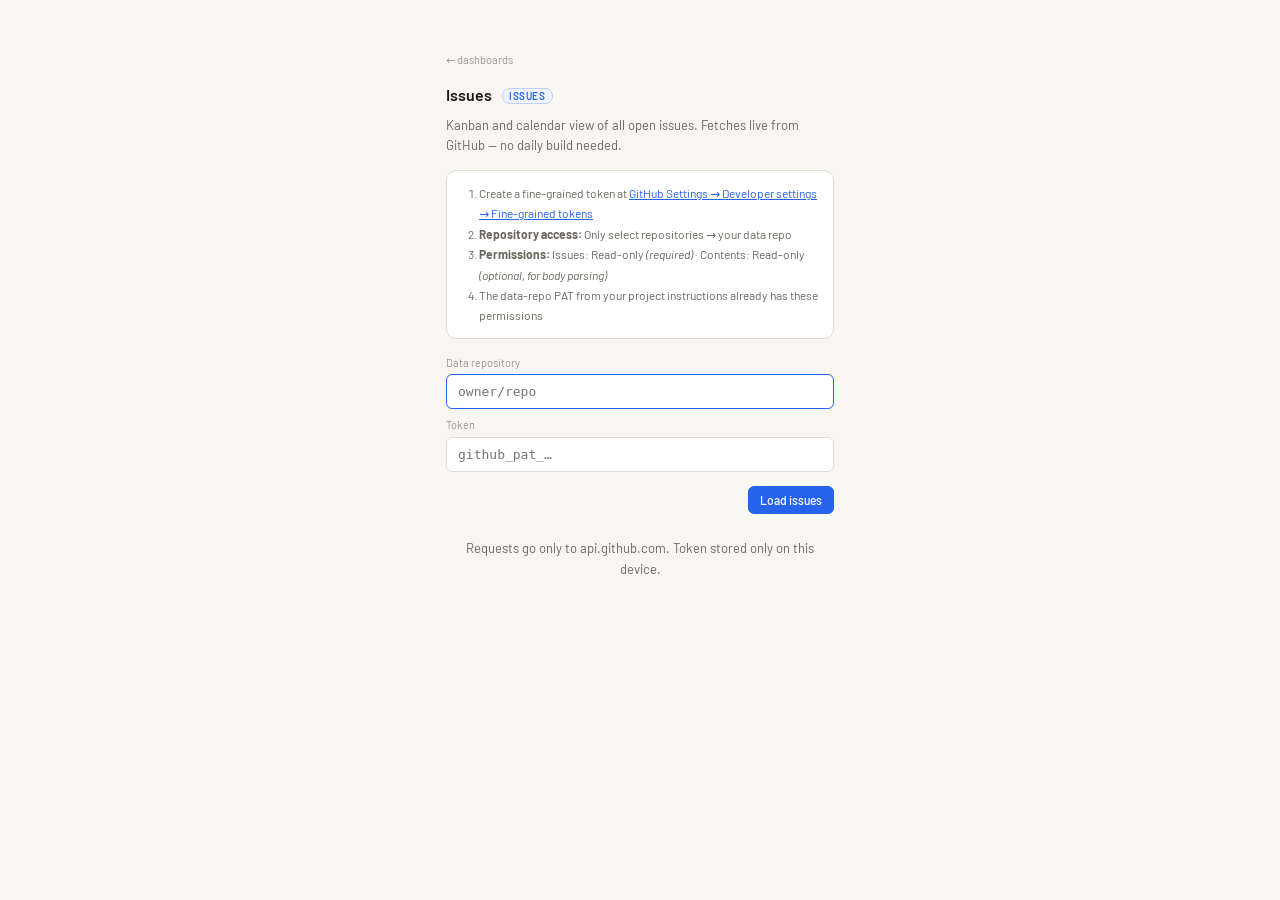
<file: issues/index.html>
<!DOCTYPE html>
<html lang="en">
<head>
<meta charset="UTF-8">
<meta name="viewport" content="width=device-width, initial-scale=1.0, viewport-fit=cover">
<meta name="theme-color" content="#F7F6F3" media="(prefers-color-scheme: light)">
<meta name="theme-color" content="#141412" media="(prefers-color-scheme: dark)">
<meta name="robots" content="noindex, nofollow">
<title>Issues — rfl-ops</title>
<link rel="icon" href="data:image/svg+xml,<svg xmlns='http://www.w3.org/2000/svg' viewBox='0 0 100 100'><rect width='100' height='100' rx='20' fill='%232563EB'/><text x='50' y='68' font-size='56' text-anchor='middle' fill='white'>📋</text></svg>">
<link rel="stylesheet" href="../shared/style.css?v=20261006-2230">
<link rel="preconnect" href="https://fonts.googleapis.com">
<link rel="preconnect" href="https://fonts.gstatic.com" crossorigin>
<link href="https://fonts.googleapis.com/css2?family=Barlow:wght@400;500;600&family=Barlow+Condensed:wght@500;600;700&display=swap" rel="stylesheet">
<style>
/* ── Issues dashboard ───────────────────────────────────────────────────── */
body { min-height: 100vh; }

.iss-wrap {
  max-width: 1600px;
  margin: 0 auto;
  padding: 16px 16px calc(60px + env(safe-area-inset-bottom));
}

/* Controls row */
.iss-controls {
  display: flex;
  align-items: center;
  justify-content: space-between;
  gap: 10px;
  margin-bottom: 16px;
  flex-wrap: wrap;
}

/* Filter bar */
.filter-bar {
  display: flex;
  gap: 6px;
  align-items: center;
  flex-wrap: wrap;
}
.filter-bar select {
  font-size: 12px;
  font-family: inherit;
  border: 1px solid var(--border);
  border-radius: var(--rs);
  padding: 5px 9px;
  background: var(--surface);
  color: var(--text-2);
  cursor: pointer;
  height: 30px;
}
.filter-bar select:focus { outline: none; border-color: var(--accent); }
.filter-count {
  font-size: 11px;
  color: var(--text-3);
  white-space: nowrap;
}

/* ── Kanban ─────────────────────────────────────────────────────────────── */
.kb-board {
  display: grid;
  grid-template-columns: repeat(5, minmax(0, 1fr));
  gap: 10px;
  align-items: start;
}
.kb-col {
  background: var(--surface2);
  border: 1px solid var(--border);
  border-top: 3px solid var(--border-strong);
  border-radius: var(--r);
  min-width: 0;
}
.kb-col.col-overdue { border-top-color: var(--danger); }
.kb-col.col-week    { border-top-color: var(--warning); }
.kb-col.col-month   { border-top-color: var(--accent); }
.kb-col.col-later   { border-top-color: var(--green); }
.kb-col.col-none    { border-top-color: var(--border-strong); }

.kb-col-hdr {
  display: flex;
  align-items: center;
  justify-content: space-between;
  padding: 10px 12px 9px;
  border-bottom: 1px solid var(--border);
}
.kb-col-title {
  font-size: 11px;
  font-weight: 600;
  color: var(--text-3);
  letter-spacing: .04em;
  text-transform: uppercase;
}
.kb-col-count {
  font-size: 11px;
  font-weight: 700;
  color: var(--text-3);
  background: var(--surface);
  border: 1px solid var(--border);
  padding: 0 6px;
  border-radius: 10px;
  min-width: 20px;
  text-align: center;
}
.col-overdue .kb-col-count { color: var(--danger); border-color: var(--danger-border); background: var(--danger-bg); }
.col-week    .kb-col-count { color: var(--warning); border-color: var(--warning-border); background: var(--warning-bg); }

.kb-cards {
  padding: 8px;
  display: flex;
  flex-direction: column;
  gap: 5px;
  min-height: 48px;
}
.kb-empty {
  font-size: 11px;
  color: var(--text-3);
  text-align: center;
  padding: 14px 6px;
  font-style: italic;
}

/* Issue card (used in both kanban + calendar) */
.iss-card {
  display: block;
  background: var(--surface);
  border: 1px solid var(--border);
  border-left: 3px solid transparent;
  border-radius: var(--rs);
  padding: 8px 10px;
  text-decoration: none;
  color: var(--text);
  transition: border-color .1s, box-shadow .1s;
}
.iss-card:hover {
  border-color: var(--accent-border);
  box-shadow: 0 1px 5px rgba(0,0,0,.07);
  color: var(--text);
}
.iss-card.is-overdue { border-left-color: var(--danger); }
.iss-card.is-today   { border-left-color: var(--warning); }

.iss-top {
  display: flex;
  align-items: flex-start;
  gap: 6px;
  justify-content: space-between;
  margin-bottom: 5px;
}
.iss-title {
  font-size: 12px;
  font-weight: 500;
  flex: 1;
  line-height: 1.4;
  color: var(--text);
  word-break: break-word;
}
.iss-num {
  font-size: 10px;
  color: var(--text-3);
  flex-shrink: 0;
  margin-top: 1px;
  font-variant-numeric: tabular-nums;
  letter-spacing: .01em;
}
.iss-meta {
  display: flex;
  flex-wrap: wrap;
  gap: 4px;
  align-items: center;
}

/* ── Calendar ───────────────────────────────────────────────────────────── */
.cal-outer {
  display: grid;
  grid-template-columns: 1fr;
  gap: 16px;
  align-items: start;
}
@media (min-width: 780px) {
  .cal-outer { grid-template-columns: minmax(0,1.6fr) minmax(240px, 1fr); }
}

.cal-nav {
  display: flex;
  align-items: center;
  gap: 10px;
  margin-bottom: 12px;
}
.cal-month {
  font-size: 14px;
  font-weight: 600;
  flex: 1;
  text-align: center;
}
.cal-legend {
  display: flex;
  align-items: center;
  gap: 14px;
  font-size: 11px;
  color: var(--text-3);
  margin-bottom: 10px;
}
.cal-legend-item { display: flex; align-items: center; gap: 5px; }

.cal-dot {
  display: inline-block;
  width: 7px;
  height: 7px;
  border-radius: 50%;
  background: var(--accent);
  flex-shrink: 0;
}
.cal-dot.dl { background: var(--danger); }

.cal-grid {
  display: grid;
  grid-template-columns: repeat(7, 1fr);
  gap: 3px;
}
.cal-dow {
  font-size: 10px;
  font-weight: 600;
  color: var(--text-3);
  text-align: center;
  padding: 3px 0 7px;
  letter-spacing: .04em;
  text-transform: uppercase;
}
.cal-cell {
  border: 1px solid var(--border);
  border-radius: var(--rs);
  padding: 5px 6px;
  cursor: pointer;
  position: relative;
  background: var(--surface);
  transition: background .1s, border-color .1s;
  min-height: 52px;
}
.cal-cell:hover { background: var(--accent-bg); border-color: var(--accent-border); }
.cal-cell.empty { background: transparent; border-color: transparent; cursor: default; pointer-events: none; }
.cal-cell.is-today { background: var(--accent-bg); border-color: var(--accent-border); }
.cal-cell.is-today .cal-day-num { color: var(--accent); font-weight: 700; }
.cal-cell.is-selected { background: var(--accent-bg); border-color: var(--accent); box-shadow: 0 0 0 2px var(--accent-border); }
.cal-cell.has-events .cal-day-num { font-weight: 700; color: var(--text); }
.cal-day-num { font-size: 11px; color: var(--text-3); line-height: 1; }
.cal-dots { display: flex; gap: 3px; flex-wrap: wrap; margin-top: 5px; }

/* Calendar detail panel */
.cal-detail {
  background: var(--surface);
  border: 1px solid var(--border);
  border-radius: var(--r);
  overflow: hidden;
}
.cal-detail-hdr {
  display: flex;
  align-items: center;
  justify-content: space-between;
  padding: 10px 12px;
  border-bottom: 1px solid var(--border);
  background: var(--surface2);
}
.cal-detail-day {
  font-size: 12px;
  font-weight: 600;
  color: var(--text);
}
.cal-detail-x {
  background: none;
  border: none;
  cursor: pointer;
  color: var(--text-3);
  font-size: 13px;
  padding: 2px 5px;
  border-radius: var(--rs);
  line-height: 1;
}
.cal-detail-x:hover { color: var(--text); background: var(--surface2); }
.cal-detail-body { padding: 8px; display: flex; flex-direction: column; gap: 5px; }
.cal-detail-empty {
  font-size: 11px;
  color: var(--text-3);
  font-style: italic;
  padding: 12px;
  text-align: center;
}
.cal-detail-placeholder {
  padding: 24px 16px;
  text-align: center;
  font-size: 12px;
  color: var(--text-3);
  font-style: italic;
}

/* Section label for no-date section in calendar detail */
.cal-section-label {
  font-size: 10px;
  font-weight: 600;
  color: var(--text-3);
  letter-spacing: .04em;
  text-transform: uppercase;
  padding: 4px 2px 2px;
  border-bottom: 1px solid var(--border);
  margin-bottom: 4px;
}

/* Responsive */
@media (max-width: 900px) {
  .kb-board { grid-template-columns: repeat(3, minmax(0,1fr)); }
}
@media (max-width: 600px) {
  .kb-board { grid-template-columns: repeat(2, minmax(0,1fr)); }
  .iss-controls { flex-direction: column; align-items: flex-start; }
  .filter-bar { width: 100%; }
}
@media (max-width: 380px) {
  .kb-board { grid-template-columns: minmax(0,1fr); }
}

/* chip.dl in card */
.iss-card .chip.dl { background: transparent; border: 1px solid var(--border-strong); color: var(--text-2); font-size: 10.5px; }
.iss-card .chip.dl.overdue { border-color: var(--danger-border); color: var(--danger); }
.iss-card .chip.dl.today { border-color: var(--warning-border); color: var(--warning); }

/* Loading SVG spin */
.iss-spin svg { animation: spin 1s linear infinite; }
@keyframes spin { to { transform: rotate(360deg); } }
</style>
<script>(function(){var t=localStorage.getItem('dash:theme');if(t&&t!=='auto')document.documentElement.setAttribute('data-theme',t);})()</script>
</head>
<body>
<div id="app"></div>
<script>
// ─── Theme toggle ─────────────────────────────────────────────────────────────
var THEME_CYCLE=['auto','light','dark'];
function themeIcon(t){
  if(t==='dark')  return '<svg width="14" height="14" viewBox="0 0 14 14" fill="none"><path d="M12 9.5A5.5 5.5 0 014.5 2a5.5 5.5 0 100 10 5.5 5.5 0 007.5-2.5z" stroke="currentColor" stroke-width="1.2" stroke-linejoin="round"/></svg>';
  if(t==='light') return '<svg width="14" height="14" viewBox="0 0 14 14" fill="none"><circle cx="7" cy="7" r="3" stroke="currentColor" stroke-width="1.2"/><path d="M7 1v2M7 11v2M1 7h2M11 7h2M3.2 3.2l1.4 1.4M9.4 9.4l1.4 1.4M10.8 3.2l-1.4 1.4M4.6 9.4l-1.4 1.4" stroke="currentColor" stroke-width="1.2" stroke-linecap="round"/></svg>';
  return '<svg width="14" height="14" viewBox="0 0 14 14" fill="none"><circle cx="7" cy="7" r="5.5" stroke="currentColor" stroke-width="1.2"/><path d="M7 1.5v11" stroke="currentColor" stroke-width="1.2"/><path d="M7 1.5A5.5 5.5 0 0112.5 7 5.5 5.5 0 017 12.5z" fill="currentColor" opacity=".3"/></svg>';
}
function applyTheme(t){
  if(t==='auto'){document.documentElement.removeAttribute('data-theme');}
  else{document.documentElement.setAttribute('data-theme',t);}
  localStorage.setItem('dash:theme',t);
  var btn=document.getElementById('theme-btn');
  if(btn){btn.innerHTML=themeIcon(t);btn.title='Theme: '+t;}
}
function toggleTheme(){
  var cur=localStorage.getItem('dash:theme')||'auto';
  var next=THEME_CYCLE[(THEME_CYCLE.indexOf(cur)+1)%THEME_CYCLE.length];
  applyTheme(next);
}

// Global error trap — writes the error visibly into #app so we can debug
window.onerror = function(msg, src, line, col, err) {
  var app = document.getElementById('app');
  if(app) app.innerHTML = '<div style="color:#dc2626;padding:20px;font-family:monospace;font-size:12px;line-height:1.6;background:#fef2f2;border:1px solid #fecaca;border-radius:8px;margin:20px">'
    + '<b>JS error (line ' + line + '):</b><br>' + msg + '</div>';
  return false;
};
window.addEventListener('unhandledrejection', function(e) {
  var app = document.getElementById('app');
  if(app && app.innerHTML.trim() === '') app.innerHTML = '<div style="color:#dc2626;padding:20px;font-family:monospace;font-size:12px;line-height:1.6;background:#fef2f2;border:1px solid #fecaca;border-radius:8px;margin:20px">'
    + '<b>Unhandled rejection:</b><br>' + (e.reason || 'unknown') + '</div>';
});
'use strict';

const BUILD = '20261018-2130';
const API   = 'https://api.github.com';
const ID    = 'issues';

// Today as YYYY-MM-DD (local time)
const TODAY = (function() {
  var d = new Date();
  return d.getFullYear() + '-' + String(d.getMonth()+1).padStart(2,'0') + '-' + String(d.getDate()).padStart(2,'0');
})();

// State
var REPO    = '';
var TOKEN   = '';
var view    = 'boot';   // setup | loading | ready | error
var errMsg  = '';
var issues  = [];       // all open, non-PR issues, parsed
var lastLoad = null;

// Filter state
var filtTopic    = 'all';
var filtType     = 'all';
var filtPriority = 'all';
var filtLine     = 'all';

// Tab + calendar state
var activeTab  = 'kanban';
var calDate    = new Date();   // current month being viewed
var dayDetail  = null;         // selected YYYY-MM-DD string

// ── Storage ───────────────────────────────────────────────────────────────
function K(s) { return 'dash:'+ID+':'+s; }
function ls(k)      { try { return localStorage.getItem(k); }   catch(e) { return null; } }
function lsSet(k,v) { try { localStorage.setItem(k,v); }        catch(e) {} }
function lsDel(k)   { try { localStorage.removeItem(k); }       catch(e) {} }

// ── Helpers ───────────────────────────────────────────────────────────────
function esc(s) {
  return String(s == null ? '' : s).replace(/[&<>"']/g, function(c) {
    return {'&':'&amp;','<':'&lt;','>':'&gt;','"':'&quot;',"'":'&#39;'}[c];
  });
}
function fd(d) {
  if(!d) return '';
  var p = String(d).split('-');
  return p[2] + '/' + p[1];
}
function addDays(dateStr, n) {
  var dt = new Date(dateStr + 'T00:00:00');
  dt.setDate(dt.getDate() + n);
  return dt.toISOString().slice(0, 10);
}

// ── Issue parsing ─────────────────────────────────────────────────────────
function parseDate(body, field) {
  if(!body) return '';
  var re = new RegExp('^' + field.replace(/[.*+?^${}()|[\]\\]/g,'\\$&') + '[ \\t]*([0-9]{4}-[0-9]{2}-[0-9]{2})', 'm');
  var m = body.match(re);
  return m ? m[1] : '';
}

var TOPIC_NAMES = ['project','paper','grant','talk','review','patents','IT','admin','lab',
  'people:lab','people:alumni','people:networking'];
var LINE_NAMES     = ['Cancer','Contracts','DNA Repair','DNA Replication','MITO','Methods','Other','Shelterin'];
var PRIORITY_NAMES = ['HIGH','MEDIUM','LOW'];

function parseLabels(labels) {
  var names = (labels || []).map(function(l) { return l.name; });
  var type = 'task';
  if(names.some(function(n){ return n.startsWith('people:'); })) type = 'person';
  else if(names.indexOf('thread') !== -1) type = 'thread';
  else if(names.indexOf('task') !== -1) type = 'task';
  // topic: prefer known topic labels, fall back to first non-type label
  var topic = names.find(function(n) { return TOPIC_NAMES.indexOf(n) !== -1 || n.startsWith('people:'); })
           || names.find(function(n) { return n !== 'task' && n !== 'thread'; })
           || '';
  var _pri  = names.find(function(n){ return n.startsWith('priority:'); }) || '';
  var priority = _pri  ? _pri.slice('priority:'.length)  : '';
  var LINE_LABELS = ['MITO','DNA Repair','DNA Replication','Shelterin','Methods','Other','Cancer','Protein Design','Contracts'];
  var line = names.find(function(n){ return LINE_LABELS.indexOf(n) !== -1; }) || '';
  return { type: type, topic: topic, priority: priority, line: line };
}

// ── Buckets ───────────────────────────────────────────────────────────────
// Returns 'overdue' | 'week' | 'month' | 'later' | 'none'
function bucket(issue) {
  var r = issue.reminder;
  if(!r) return 'none';
  if(r < TODAY) return 'overdue';
  if(r <= addDays(TODAY, 7)) return 'week';
  if(r <= addDays(TODAY, 30)) return 'month';
  return 'later';
}

// ── Topic colors (mirror ops manifest) ───────────────────────────────────
var TOPIC_COLORS = {
  paper:              { bg:'#FFF7ED', tx:'#C2410C' },
  project:            { bg:'#EFF6FF', tx:'#1D4ED8' },
  grant:              { bg:'#F0FDF4', tx:'#15803D' },
  talk:               { bg:'#F5F3FF', tx:'#6D28D9' },
  review:             { bg:'#FFF1F2', tx:'#BE123C' },
  patents:            { bg:'#FEFCE8', tx:'#A16207' },
  IT:                 { bg:'#F1F5F9', tx:'#475569' },
  admin:              { bg:'#F8FAFC', tx:'#64748B' },
  lab:                { bg:'#ECFDF5', tx:'#065F46' },
  'people:lab':       { bg:'#FDF4FF', tx:'#7E22CE' },
  'people:alumni':    { bg:'#FDF4FF', tx:'#7E22CE' },
  'people:networking':{ bg:'#FDF4FF', tx:'#7E22CE' },
  'MITO':             { bg:'#FFF7ED', tx:'#9A3412' },
  'DNA Repair':       { bg:'#F0FDF4', tx:'#166534' },
  'DNA Replication':  { bg:'#EFF6FF', tx:'#1E40AF' },
  'Shelterin':        { bg:'#F5F3FF', tx:'#5B21B6' },
  'Methods':          { bg:'#F8FAFC', tx:'#334155' },
};

function ttag(t) {
  var c = TOPIC_COLORS[t] || { bg:'#F1F5F9', tx:'#475569' };
  return '<span class="tag" style="background:' + c.bg + ';color:' + c.tx + '">' + esc(t || '—') + '</span>';
}

function dlChipClass(d) {
  if(!d) return '';
  if(d < TODAY) return 'overdue';
  if(d <= addDays(TODAY, 7)) return 'today';
  return '';
}

// ── GitHub API ────────────────────────────────────────────────────────────
async function apiGet(path) {
  var headers = {
    'Authorization': 'Bearer ' + TOKEN,
    'Accept': 'application/vnd.github+json',
    'X-GitHub-Api-Version': '2022-11-28'
  };
  var r;
  try {
    r = await fetch(API + path, { headers: headers, cache: 'no-store' });
  } catch(e) {
    throw new Error('Network error — check your connection.');
  }
  if(!r.ok) {
    var msg = String(r.status);
    if(r.status === 401) msg = '401 · Token invalid or revoked.';
    else if(r.status === 404) msg = '404 · Repo not found. Check the repo name.';
    else if(r.status === 403) msg += ' · Forbidden or rate-limited.';
    throw new Error(msg);
  }
  return r.json();
}

async function fetchAllIssues() {
  var page = 1, all = [];
  while(true) {
    var batch = await apiGet('/repos/' + REPO + '/issues?state=open&per_page=100&page=' + page);
    if(!batch.length) break;
    for(var i = 0; i < batch.length; i++) {
      var iss = batch[i];
      if(iss.pull_request) continue;
      var lab = parseLabels(iss.labels);
      all.push({
        number:    iss.number,
        title:     iss.title,
        url:       iss.html_url,
        type:      lab.type,
        topic:     lab.topic,
        priority:  lab.priority,
        line:      lab.line,
        reminder:  parseDate(iss.body, '📅 Reminder:'),
        deadline:  parseDate(iss.body, '📅 Deadline:'),
        updatedAt: iss.updated_at
      });
    }
    if(batch.length < 100) break;
    page++;
  }
  return all;
}

// ── Load ──────────────────────────────────────────────────────────────────
async function load() {
  if(!TOKEN || !REPO) { view = 'setup'; render(); return; }
  view = 'loading'; render();
  try {
    issues   = await fetchAllIssues();
    lastLoad = new Date();
    view     = 'ready';
  } catch(e) {
    errMsg = e.message || String(e);
    view   = 'error';
  }
  render();
}

function saveConfig() {
  var rp = document.getElementById('rp').value.trim()
    .replace(/^https?:\/\/github\.com\//, '').replace(/\.git$/, '').replace(/\/+$/, '');
  var tk = document.getElementById('tk').value.trim();
  var e  = document.getElementById('tk-err');
  if(!/^[\w.-]+\/[\w.-]+$/.test(rp)) { e.textContent = 'Format: owner/repo'; return; }
  if(!tk) { e.textContent = 'Paste the token.'; return; }
  REPO = rp; TOKEN = tk;
  lsSet(K('repo'), rp);
  lsSet(K('pat'),  tk);
  load();
}
function resetConfig() {
  if(!confirm('Clear saved credentials for the Issues dashboard?')) return;
  REPO = ''; TOKEN = '';
  lsDel(K('repo')); lsDel(K('pat'));
  view = 'setup'; render();
}

// ── Derived lists ─────────────────────────────────────────────────────────
function filtered() {
  return issues.filter(function(i) {
    if(filtTopic    !== 'all' && i.topic    !== filtTopic)    return false;
    if(filtType     !== 'all' && i.type     !== filtType)     return false;
    if(filtPriority !== 'all' && i.priority !== filtPriority) return false;
    if(filtLine     !== 'all' && i.line     !== filtLine)     return false;
    return true;
  });
}
function allTopics() {
  var seen = {};
  issues.forEach(function(i) { if(i.topic) seen[i.topic] = true; });
  return Object.keys(seen).sort();
}
function allPriorities() {
  var seen = {};
  issues.forEach(function(i) { if(i.priority) seen[i.priority] = true; });
  return ['HIGH','MEDIUM','LOW'].filter(function(p){ return seen[p]; });
}
function allLines() {
  var seen = {};
  issues.forEach(function(i) { if(i.line) seen[i.line] = true; });
  return LINE_NAMES.filter(function(l){ return seen[l]; });
}

// ── Issue card HTML ───────────────────────────────────────────────────────
function issueCard(iss) {
  var cls = '';
  if(iss.reminder) {
    if(iss.reminder < TODAY)            cls = 'is-overdue';
    else if(iss.reminder <= addDays(TODAY, 1)) cls = 'is-today';
  }
  var dlc = dlChipClass(iss.deadline);
  var PCOLOR = {HIGH:'background:#FEF2F2;color:#DC2626;border-color:#FECACA',
               MEDIUM:'background:#FFFBEB;color:#D97706;border-color:#FDE68A',
               LOW:'background:#F8FAFC;color:#64748B;border-color:#E2E8F0'};
  return '<a class="iss-card ' + cls + '" href="' + esc(iss.url) + '" target="_blank" rel="noopener">'
    + '<div class="iss-top">'
    + '<span class="iss-title">' + esc(iss.title) + '</span>'
    + '<span class="iss-num">#' + iss.number + '</span>'
    + '</div>'
    + '<div class="iss-meta">'
    + ttag(iss.topic)
    + (iss.priority ? '<span class="chip" style="'+PCOLOR[iss.priority]+'">' + esc(iss.priority) + '</span>' : '')
    + (iss.line     ? '<span class="chip" style="background:#EFF6FF;color:#1D4ED8;border-color:#BFDBFE">' + esc(iss.line) + '</span>' : '')
    + (iss.reminder ? '<span class="chip ' + cls.replace('is-','') + '">' + fd(iss.reminder) + '</span>' : '')
    + (iss.deadline ? '<span class="chip dl ' + dlc + '">⚑ ' + fd(iss.deadline) + '</span>' : '')
    + '</div>'
    + '</a>';
}

// ── Kanban ────────────────────────────────────────────────────────────────
function renderKanban() {
  var list = filtered();
  var COLS = [
    { id:'overdue', label:'Overdue',      cls:'col-overdue' },
    { id:'week',    label:'This week',    cls:'col-week'    },
    { id:'month',   label:'Next 30 days', cls:'col-month'   },
    { id:'later',   label:'Later',        cls:'col-later'   },
    { id:'none',    label:'No date',      cls:'col-none'    },
  ];
  var bucketed = {};
  COLS.forEach(function(c) { bucketed[c.id] = []; });
  list.forEach(function(i) {
    var b = bucket(i);
    (bucketed[b] || bucketed.none).push(i);
  });

  return '<div class="kb-board">'
    + COLS.map(function(col) {
        var items = bucketed[col.id];
        return '<div class="kb-col ' + col.cls + '">'
          + '<div class="kb-col-hdr">'
          + '<span class="kb-col-title">' + esc(col.label) + '</span>'
          + '<span class="kb-col-count">' + items.length + '</span>'
          + '</div>'
          + '<div class="kb-cards">'
          + (items.length
              ? items.map(issueCard).join('')
              : '<div class="kb-empty">—</div>')
          + '</div>'
          + '</div>';
      }).join('')
    + '</div>';
}

// ── Calendar ──────────────────────────────────────────────────────────────
function renderCalendar() {
  var list   = filtered();
  var year   = calDate.getFullYear();
  var month  = calDate.getMonth();  // 0-indexed
  var monthLabel = calDate.toLocaleString('en-GB', { month:'long', year:'numeric' });

  // Group by day (reminder date)
  var byDay  = {};
  var dlByDay = {};
  list.forEach(function(i) {
    if(i.reminder) {
      var d = new Date(i.reminder + 'T00:00:00');
      if(d.getFullYear() === year && d.getMonth() === month) {
        var day = d.getDate();
        (byDay[day] = byDay[day] || []).push(i);
      }
    }
    if(i.deadline) {
      var d2 = new Date(i.deadline + 'T00:00:00');
      if(d2.getFullYear() === year && d2.getMonth() === month) {
        var day2 = d2.getDate();
        (dlByDay[day2] = dlByDay[day2] || []).push(i);
      }
    }
  });

  // Calendar grid
  var firstDayOfWeek = new Date(year, month, 1).getDay(); // 0=Sun
  var startOffset    = (firstDayOfWeek + 6) % 7;          // Mon-based offset
  var daysInMonth    = new Date(year, month + 1, 0).getDate();

  var todayD = new Date(TODAY + 'T00:00:00');
  var todayNum   = todayD.getDate();
  var todayMonth = todayD.getMonth();
  var todayYear  = todayD.getFullYear();
  var isThisMonth = (year === todayYear && month === todayMonth);

  var DAYS = ['Mon','Tue','Wed','Thu','Fri','Sat','Sun'];
  var dowHdr = DAYS.map(function(d) {
    return '<div class="cal-dow">' + d + '</div>';
  }).join('');

  var cells = '';
  for(var b = 0; b < startOffset; b++) cells += '<div class="cal-cell empty"></div>';

  for(var d = 1; d <= daysInMonth; d++) {
    var dateStr  = year + '-' + String(month+1).padStart(2,'0') + '-' + String(d).padStart(2,'0');
    var isToday  = isThisMonth && d === todayNum;
    var hasDue   = byDay[d]   && byDay[d].length > 0;
    var hasDl    = dlByDay[d] && dlByDay[d].length > 0;
    var isSel    = dayDetail === dateStr;
    var cls      = 'cal-cell'
      + (isToday ? ' is-today' : '')
      + (hasDue || hasDl ? ' has-events' : '')
      + (isSel ? ' is-selected' : '');

    cells += '<div class="' + cls + '" onclick="selectDay(\'' + dateStr + '\')">'
      + '<span class="cal-day-num">' + d + '</span>'
      + '<div class="cal-dots">'
      + (hasDue ? '<span class="cal-dot" title="' + byDay[d].length + ' reminder' + (byDay[d].length!==1?'s':'') + '"></span>' : '')
      + (hasDl  ? '<span class="cal-dot dl" title="' + dlByDay[d].length + ' deadline' + (dlByDay[d].length!==1?'s':'') + '"></span>' : '')
      + '</div>'
      + '</div>';
  }

  // Detail panel
  var detailHtml = '';
  if(dayDetail) {
    var dayNum  = parseInt(dayDetail.split('-')[2], 10);
    var dueList = byDay[dayNum]  || [];
    var dlList  = dlByDay[dayNum] || [];

    // Combine, de-dupe by number
    var seen    = {};
    var dueOnly = [], dlOnly = [], both = [];
    dueList.forEach(function(i) { seen[i.number] = 'due'; });
    dlList.forEach(function(i) {
      if(seen[i.number]) seen[i.number] = 'both';
      else seen[i.number] = 'dl';
    });

    var allItems = [];
    var added = {};
    dueList.concat(dlList).forEach(function(i) {
      if(!added[i.number]) { allItems.push(i); added[i.number] = true; }
    });

    var selLabel = new Date(dayDetail + 'T00:00:00').toLocaleDateString('en-GB', {
      weekday:'long', day:'numeric', month:'long'
    });
    detailHtml = '<div class="cal-detail">'
      + '<div class="cal-detail-hdr">'
      + '<span class="cal-detail-day">' + esc(selLabel) + '</span>'
      + '<button class="cal-detail-x" onclick="selectDay(null)" title="Close">✕</button>'
      + '</div>'
      + '<div class="cal-detail-body">'
      + (allItems.length
          ? allItems.map(issueCard).join('')
          : '<div class="cal-detail-empty">Nothing on this day</div>')
      + '</div>'
      + '</div>';
  } else {
    detailHtml = '<div class="cal-detail"><div class="cal-detail-placeholder">Click a day to see its issues</div></div>';
  }

  return '<div class="cal-outer">'
    + '<div>'
    + '<div class="cal-nav">'
    + '<button class="btn" onclick="calNav(-1)">← Prev</button>'
    + '<span class="cal-month">' + esc(monthLabel) + '</span>'
    + '<button class="btn" onclick="calNav(1)">Next →</button>'
    + '</div>'
    + '<div class="cal-legend">'
    + '<span class="cal-legend-item"><span class="cal-dot"></span> reminder</span>'
    + '<span class="cal-legend-item"><span class="cal-dot dl"></span> deadline</span>'
    + '</div>'
    + '<div class="cal-grid">'
    + dowHdr
    + cells
    + '</div>'
    + '</div>'
    + detailHtml
    + '</div>';
}

// ── Render ────────────────────────────────────────────────────────────────
function render() {
  var app = document.getElementById('app');

  if(view === 'setup') {
    app.innerHTML = '<div class="center">'
      + '<a class="back" href="../">← dashboards</a>'
      + '<h2>Issues <span class="hdr-id">issues</span></h2>'
      + '<p>Kanban and calendar view of all open issues. Fetches live from GitHub — no daily build needed.</p>'
      + '<div class="steps"><ol>'
      + '<li>Create a fine-grained token at <a href="https://github.com/settings/personal-access-tokens/new" target="_blank" rel="noopener">GitHub Settings → Developer settings → Fine-grained tokens</a></li>'
      + '<li><b>Repository access:</b> Only select repositories → your data repo</li>'
      + '<li><b>Permissions:</b> Issues: Read-only <em>(required)</em> · Contents: Read-only <em>(optional, for body parsing)</em></li>'
      + '<li>The data-repo PAT from your project instructions already has these permissions</li>'
      + '</ol></div>'
      + '<div class="pfield" style="margin-bottom:8px"><label>Data repository</label>'
      + '<input id="rp" type="text" placeholder="owner/repo" autocomplete="off" spellcheck="false">'
      + '</div>'
      + '<div class="pfield"><label>Token</label>'
      + '<input id="tk" type="password" placeholder="github_pat_\u2026" autocomplete="off" spellcheck="false">'
      + '</div>'
      + '<p class="err" id="tk-err"></p>'
      + '<div class="pbtns" style="margin-top:10px">'
      + '<button class="btn btn-p" onclick="saveConfig()">Load issues</button>'
      + '</div>'
      + '<p class="muted">Requests go only to api.github.com. Token stored only on this device.</p>'
      + '</div>';
    var rpEl = document.getElementById('rp');
    var tkEl = document.getElementById('tk');
    rpEl.addEventListener('keydown', function(e) { if(e.key==='Enter') saveConfig(); });
    tkEl.addEventListener('keydown', function(e) { if(e.key==='Enter') saveConfig(); });
    rpEl.focus();
    return;
  }

  if(view === 'loading') {
    app.innerHTML = '<div class="load">'
      + '<span class="iss-spin"><svg width="16" height="16" viewBox="0 0 24 24" fill="none" stroke="currentColor" stroke-width="2" stroke-linecap="round"><path d="M21 12a9 9 0 1 1-6.219-8.56"/></svg></span>'
      + ' Fetching issues\u2026'
      + '</div>';
    return;
  }

  if(view === 'error') {
    app.innerHTML = '<div class="center">'
      + '<a class="back" href="../">← dashboards</a>'
      + '<h2>Couldn\u2019t load</h2>'
      + '<div class="ebox">' + esc(errMsg) + '</div>'
      + '<div class="pbtns">'
      + '<button class="lnk" onclick="resetConfig()">Change token</button>'
      + '<button class="btn btn-p" onclick="load()">Retry</button>'
      + '</div></div>';
    return;
  }

  // Ready
  var list       = filtered();
  var topics     = allTopics();
  var priorities = allPriorities();
  var lines      = allLines();
  var hhmm   = function(d) { return d.toLocaleTimeString('en-GB',{hour:'2-digit',minute:'2-digit'}); };

  var zeroWarn = '';
  if(issues.length === 0) {
    zeroWarn = '<div class="warn" style="margin-bottom:12px">'
      + '<svg width="14" height="14" viewBox="0 0 24 24" fill="none" stroke="currentColor" stroke-width="2" stroke-linecap="round" stroke-linejoin="round"><path d="M10.29 3.86L1.82 18a2 2 0 0 0 1.71 3h16.94a2 2 0 0 0 1.71-3L13.71 3.86a2 2 0 0 0-3.42 0z"/><line x1="12" y1="9" x2="12" y2="13"/><line x1="12" y1="17" x2="12.01" y2="17"/></svg>'
      + '<span>0 issues returned. Your token probably needs <strong>Issues: Read-only</strong> permission on the repo. '
      + '<button class="lnk" onclick="resetConfig()" style="font-size:12px">Re-enter token →</button></span>'
      + '</div>';
  }

  var controls = '<div class="iss-controls">'
    + '<div class="filter-bar">'
    + '<select onchange="setFiltTopic(this.value)">'
    + '<option value="all"' + (filtTopic==='all'?' selected':'') + '>All topics</option>'
    + topics.map(function(t) {
        return '<option value="' + esc(t) + '"' + (filtTopic===t?' selected':'') + '>' + esc(t) + '</option>';
      }).join('')
    + '</select>'
    + '<select onchange="setFiltType(this.value)">'
    + '<option value="all"'   + (filtType==='all'   ?' selected':'') + '>All types</option>'
    + '<option value="task"'  + (filtType==='task'  ?' selected':'') + '>Tasks</option>'
    + '<option value="thread"'+ (filtType==='thread'?' selected':'') + '>Threads</option>'
    + '<option value="person"'+ (filtType==='person'?' selected':'') + '>People</option>'
    + '</select>'
    + '<select onchange="setFiltPriority(this.value)">'
    + '<option value="all"' + (filtPriority==='all'?' selected':'') + '>All priorities</option>'
    + allPriorities().map(function(p){
        return '<option value="' + esc(p) + '"' + (filtPriority===p?' selected':'') + '>' + esc(p) + '</option>';
      }).join('')
    + '</select>'
    + '<select onchange="setFiltLine(this.value)">'
    + '<option value="all"' + (filtLine==='all'?' selected':'') + '>All lines</option>'
    + allLines().map(function(l){
        return '<option value="' + esc(l) + '"' + (filtLine===l?' selected':'') + '>' + esc(l) + '</option>';
      }).join('')
    + '</select>'
    + '<span class="filter-count">' + list.length + ' / ' + issues.length + '</span>'
    + '</div>'
    + '</div>';

  app.innerHTML = '<div class="dhdr"><div class="dhdr-in">'
    + '<a class="tbtn" href="../" title="All dashboards"><svg width="11" height="11" viewBox="0 0 24 24" fill="none" stroke="currentColor" stroke-width="2.5" stroke-linecap="round" stroke-linejoin="round"><polyline points="15 18 9 12 15 6"/></svg></a>'
    + '<h1 class="dhdr-title">Issues<span class="hdr-id">issues</span></h1>'
    + '<span class="dhdr-date">' + issues.length + ' open' + (lastLoad ? ' · ' + hhmm(lastLoad) : '') + '</span>'
    + '<div class="tabs">'
    + '<button class="tab' + (activeTab==='kanban'?' on':'') + '" onclick="setTab(\'kanban\')">Kanban</button>'
    + '<button class="tab' + (activeTab==='calendar'?' on':'') + '" onclick="setTab(\'calendar\')">Calendar</button>'
    + '</div>'
    + '<button class="tbtn" onclick="load()" title="Refresh all issues">'
    + '<svg width="13" height="13" viewBox="0 0 24 24" fill="none" stroke="currentColor" stroke-width="2" stroke-linecap="round" stroke-linejoin="round"><polyline points="23 4 23 10 17 10"/><polyline points="1 20 1 14 7 14"/><path d="M3.51 9a9 9 0 0 1 14.85-3.36L23 10M1 14l4.64 4.36A9 9 0 0 0 20.49 15"/></svg>'
    + '</button>'
    + '<button class="tbtn" id="theme-btn" onclick="toggleTheme()" title="Theme: auto">' + themeIcon(localStorage.getItem('dash:theme')||'auto') + '</button>'
    + '</div></div>'
    + '<div class="iss-wrap">'
    + controls
    + zeroWarn
    + (activeTab === 'kanban' ? renderKanban() : renderCalendar())
    + '<div class="foot">'
    + '<span>' + issues.length + ' issues \u00b7 <span class="build">build ' + BUILD + '</span></span>'
    + '<button class="lnk" onclick="resetConfig()">change token</button>'
    + '</div>'
    + '</div>';
}

// ── Event handlers (global, so inline onclick can reach them) ─────────────
function setTab(t)         { activeTab = t; dayDetail = null; render(); }
function setFiltTopic(v)    { filtTopic    = v; render(); }
function setFiltType(v)     { filtType     = v; render(); }
function setFiltPriority(v) { filtPriority = v; render(); }
function setFiltLine(v)     { filtLine     = v; render(); }
function selectDay(d)      { dayDetail = d; render(); }
function calNav(dir) {
  calDate = new Date(calDate.getFullYear(), calDate.getMonth() + dir, 1);
  render();
}

window.saveConfig  = saveConfig;
window.resetConfig = resetConfig;
window.load        = load;
window.setTab      = setTab;
window.setFiltTopic    = setFiltTopic;
window.setFiltType     = setFiltType;
window.setFiltPriority = setFiltPriority;
window.setFiltLine     = setFiltLine;
window.selectDay   = selectDay;
window.calNav      = calNav;

// ── Boot ──────────────────────────────────────────────────────────────────
// Do NOT fall back to ops namespace — that token only has Contents permission,
// not Issues: Read, so the issues API returns 0 results silently.
REPO  = ls(K('repo')) || '';
TOKEN = ls(K('pat'))  || '';
load();

// init theme button label
(function(){var t=localStorage.getItem('dash:theme')||'auto';setTimeout(function(){applyTheme(t);},50);})();
</script>
</body>
</html>
</file>
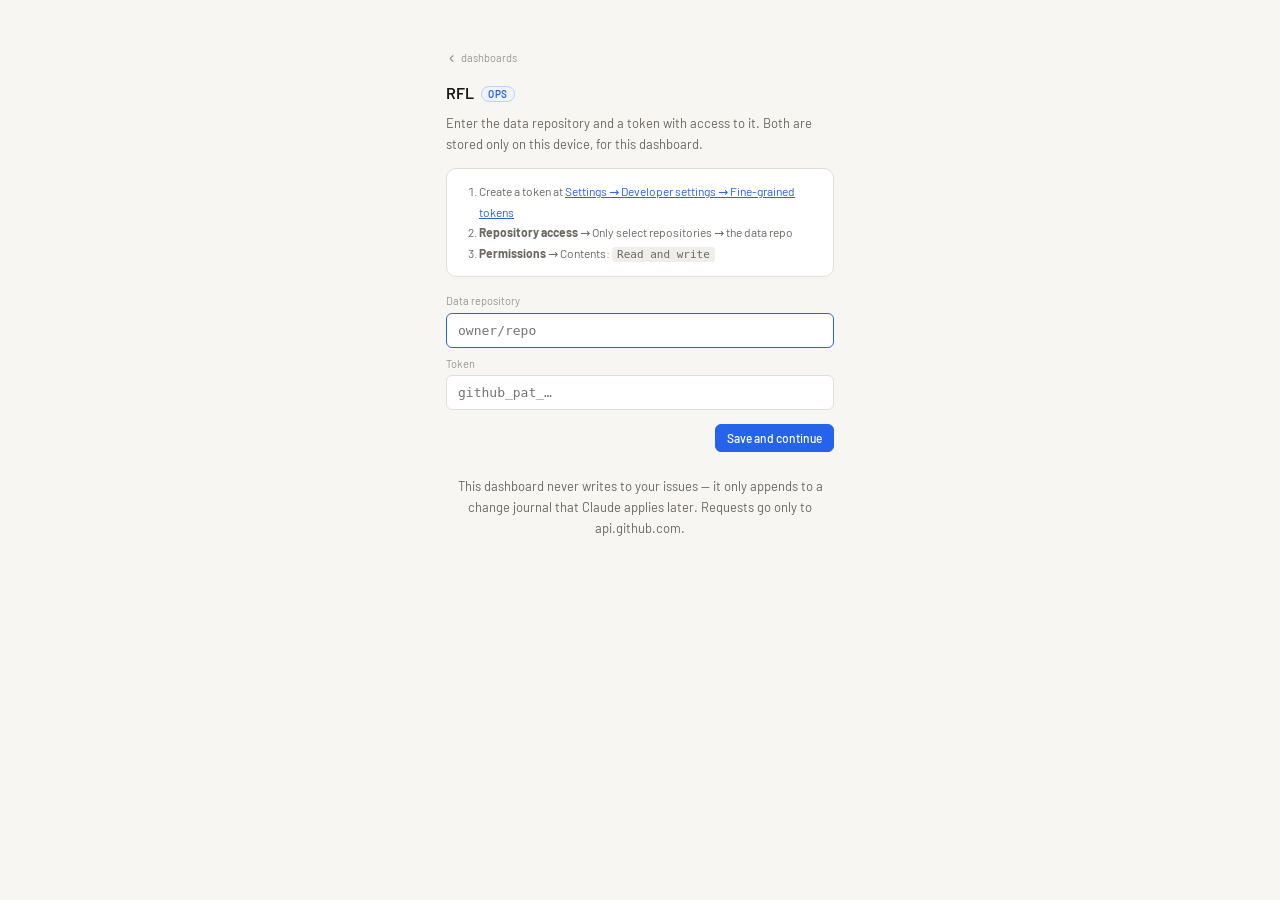
<file: ops/index.html>
<!DOCTYPE html>
<html lang="en">
<head>
<meta charset="UTF-8">
<meta name="viewport" content="width=device-width, initial-scale=1.0, viewport-fit=cover">
<meta name="theme-color" content="#F7F6F3" media="(prefers-color-scheme: light)">
<meta name="theme-color" content="#141412" media="(prefers-color-scheme: dark)">
<meta name="apple-mobile-web-app-capable" content="yes">
<meta name="apple-mobile-web-app-title" content="ops">
<meta name="robots" content="noindex, nofollow">
<title>ops</title>
<link rel="icon" href="data:image/svg+xml,<svg xmlns='http://www.w3.org/2000/svg' viewBox='0 0 100 100'><rect width='100' height='100' rx='20' fill='%232563EB'/><text y='70' x='50' text-anchor='middle' font-size='56' font-family='sans-serif' font-weight='600' fill='white'>o</text></svg>">
<link rel="preconnect" href="https://fonts.googleapis.com">
<link rel="preconnect" href="https://fonts.gstatic.com" crossorigin>
<link href="https://fonts.googleapis.com/css2?family=Barlow:wght@400;500;600&family=Barlow+Condensed:wght@500;600;700&display=swap" rel="stylesheet">
<link rel="stylesheet" href="../shared/style.css?v=20261006-2230">
<script>(function(){var t=localStorage.getItem('dash:theme');if(t&&t!=='auto')document.documentElement.setAttribute('data-theme',t);})()</script>
</head>
<body>
<div id="app"></div>
<div class="overlay" id="overlay"><div class="modal" id="modal"></div></div>

<script src="../shared/core.js?v=20261006-2230"></script>
<script>
// ─── ops dashboard manifest ───────────────────────────────────────────────────
// Everything specific to this dashboard lives here. The engine is shared.
DashCore.start({
  id:        "ops",
  title:     "RFL",
  briefPath:   "brief/ops/today.json",
  changesPath: "brief/ops/today_changes.json",

  topics: ["admin","lab","IT","project","paper","grant","talk","review","patents"],

  topicColors: {
    project:{bg:"#E1F5EE",tx:"#0F6E56"}, paper:{bg:"#EEEDFE",tx:"#534AB7"},
    grant:{bg:"#FAEEDA",tx:"#854F0B"},   talk:{bg:"#FBEAF0",tx:"#993556"},
    review:{bg:"#E6F1FB",tx:"#185FA5"},  IT:{bg:"#F1EFE8",tx:"#5F5E5A"},
    admin:{bg:"#FAECE7",tx:"#993C1D"},   lab:{bg:"#EAF3DE",tx:"#3B6D11"},
    patents:{bg:"#F4C0D1",tx:"#72243E"},
    "people:lab":{bg:"#E1F5EE",tx:"#0F6E56"},
    "people:alumni":{bg:"#F1EFE8",tx:"#5F5E5A"},
    "people:networking":{bg:"#EEEDFE",tx:"#534AB7"}
  },

  sections: [
    { label:"Projects & threads", filter: i => i.type === "thread" },
    { label:"Tasks",              filter: i => i.type === "task",   allowNew:true },
    { label:"People",             filter: i => i.type === "person" }
  ],

  inbox:     true,
  braindump: true,
  dateField: { default:"Reminder", person:"Reminder" }
});
</script>
</body>
</html>
</file>
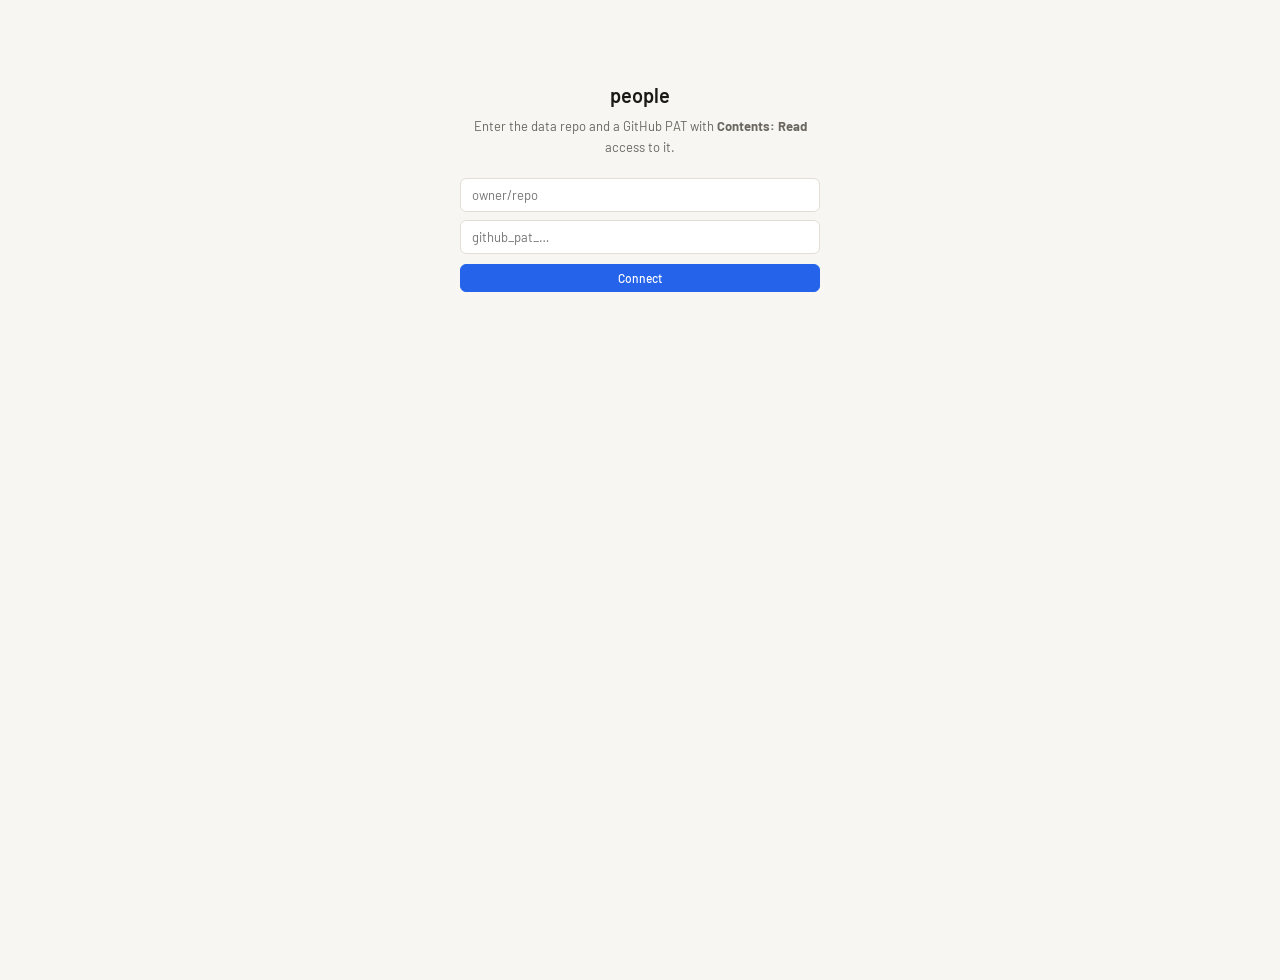
<file: people/index.html>
<!DOCTYPE html>
<html lang="en">
<head>
<meta charset="UTF-8">
<meta name="viewport" content="width=device-width,initial-scale=1,viewport-fit=cover">
<meta name="theme-color" content="#F7F6F3" media="(prefers-color-scheme:light)">
<meta name="theme-color" content="#141412" media="(prefers-color-scheme:dark)">
<meta name="robots" content="noindex,nofollow">
<title>people</title>
<link rel="icon" href="data:image/svg+xml,<svg xmlns='http://www.w3.org/2000/svg' viewBox='0 0 100 100'><rect width='100' height='100' rx='20' fill='%237C3AED'/><text y='70' x='50' text-anchor='middle' font-size='56' font-family='sans-serif' font-weight='600' fill='white'>p</text></svg>">
<link rel="stylesheet" href="../shared/style.css?v=20261006-2230">
<link rel="preconnect" href="https://fonts.googleapis.com">
<link rel="preconnect" href="https://fonts.gstatic.com" crossorigin>
<link href="https://fonts.googleapis.com/css2?family=Barlow:wght@400;500;600&family=Barlow+Condensed:wght@500;600;700&display=swap" rel="stylesheet">
<style>
.page{max-width:1000px;margin:0 auto;padding:16px 16px 80px}
.page-sub{font-size:12px;color:var(--text-2);margin-bottom:16px}

.tl-wrap{background:var(--surface);border:1px solid var(--border);border-radius:var(--r);overflow-x:auto;margin-bottom:16px}
.tl-svg{display:block;min-width:560px;width:100%}

.legend{display:flex;flex-wrap:wrap;gap:14px;margin-bottom:24px}
.leg{display:flex;align-items:center;gap:5px;font-size:10px;color:var(--text-2)}
.leg-dot{width:8px;height:8px;border-radius:50%;flex-shrink:0}

.sec-hd{font-size:11px;font-weight:600;color:var(--text-3);letter-spacing:.04em;text-transform:uppercase;margin-bottom:10px}
.grid{display:grid;grid-template-columns:repeat(auto-fill,minmax(220px,1fr));gap:8px;margin-bottom:20px}

.card{background:var(--surface);border:1.5px solid var(--border);border-radius:var(--r);padding:13px;cursor:pointer;transition:border-color .12s,background .12s}
.card:hover{border-color:var(--border-strong)}
.card.sel{border-color:var(--accent);background:var(--accent-bg)}
.card.alum{opacity:.5}
.card.alum:hover{opacity:.8}
.cn{font-size:13px;font-weight:600;letter-spacing:-.01em;margin-bottom:2px}
.cr{font-size:11px;color:var(--text-2);margin-bottom:7px}
.cpath{font-size:10px;color:var(--text-3);margin-bottom:5px}
.cfocus{font-size:11px;margin-bottom:7px}
.ctags{display:flex;flex-wrap:wrap;gap:3px;margin-bottom:6px}
.ctag{font-size:10px;padding:1px 6px;border-radius:99px;background:var(--surface2);color:var(--text-2)}
.cfoot{display:flex;align-items:center;justify-content:space-between;margin-top:8px;padding-top:7px;border-top:1px solid var(--border)}
.cdates{font-size:10px;color:var(--text-3)}
.cissue{font-size:10px;color:var(--accent);text-decoration:none;padding:1px 6px;border:1px solid var(--accent-border);border-radius:var(--rs);background:var(--accent-bg)}
.cissue:hover{background:var(--accent);color:#fff}
.cnote{font-size:10px;color:var(--warning);margin-top:4px}
.joining{font-size:10px;color:var(--text-3);font-style:italic;display:block;margin-top:1px}
.cwhere{font-size:10px;color:var(--text-3);margin-top:3px}

.alum-btn{display:inline-flex;align-items:center;gap:6px;font-size:12px;color:var(--text-2);background:var(--surface);border:1px solid var(--border);border-radius:var(--rs);cursor:pointer;font-family:inherit;padding:6px 11px;margin-bottom:14px;transition:background .12s,color .12s,border-color .12s}
.alum-btn:hover{background:var(--surface2);color:var(--text);border-color:var(--border-strong)}

.setup{max-width:360px;margin:80px auto;text-align:center}
.setup h1{font-size:20px;font-weight:600;margin-bottom:6px}
.setup p{font-size:13px;color:var(--text-2);margin-bottom:20px;line-height:1.6}
.setup input{width:100%;padding:8px 11px;border:1px solid var(--border);border-radius:var(--rs);background:var(--surface);color:var(--text);font-family:inherit;font-size:13px;margin-bottom:10px;outline:none;display:block}
.setup input:focus{border-color:var(--accent)}

.tip{position:fixed;background:var(--surface);border:1px solid var(--border-strong);border-radius:var(--rs);padding:5px 9px;font-size:11px;line-height:1.5;pointer-events:none;z-index:200;box-shadow:0 3px 10px rgba(0,0,0,.12);display:none}
.tip b{font-weight:600}
</style>
<script>(function(){var t=localStorage.getItem('dash:theme');if(t&&t!=='auto')document.documentElement.setAttribute('data-theme',t);})()</script>
</head>
<body>
<div id="app"></div>
<div class="tip" id="tip"></div>
<script>
// ─── Theme toggle ─────────────────────────────────────────────────────────────
var THEME_CYCLE=['auto','light','dark'];
function themeIcon(t){
  if(t==='dark')  return '<svg width="14" height="14" viewBox="0 0 14 14" fill="none"><path d="M12 9.5A5.5 5.5 0 014.5 2a5.5 5.5 0 100 10 5.5 5.5 0 007.5-2.5z" stroke="currentColor" stroke-width="1.2" stroke-linejoin="round"/></svg>';
  if(t==='light') return '<svg width="14" height="14" viewBox="0 0 14 14" fill="none"><circle cx="7" cy="7" r="3" stroke="currentColor" stroke-width="1.2"/><path d="M7 1v2M7 11v2M1 7h2M11 7h2M3.2 3.2l1.4 1.4M9.4 9.4l1.4 1.4M10.8 3.2l-1.4 1.4M4.6 9.4l-1.4 1.4" stroke="currentColor" stroke-width="1.2" stroke-linecap="round"/></svg>';
  return '<svg width="14" height="14" viewBox="0 0 14 14" fill="none"><circle cx="7" cy="7" r="5.5" stroke="currentColor" stroke-width="1.2"/><path d="M7 1.5v11" stroke="currentColor" stroke-width="1.2"/><path d="M7 1.5A5.5 5.5 0 0112.5 7 5.5 5.5 0 017 12.5z" fill="currentColor" opacity=".3"/></svg>';
}
function applyTheme(t){
  if(t==='auto'){document.documentElement.removeAttribute('data-theme');}
  else{document.documentElement.setAttribute('data-theme',t);}
  localStorage.setItem('dash:theme',t);
  var btn=document.getElementById('theme-btn');
  if(btn){btn.innerHTML=themeIcon(t);btn.title='Theme: '+t;}
}
function toggleTheme(){
  var cur=localStorage.getItem('dash:theme')||'auto';
  var next=THEME_CYCLE[(THEME_CYCLE.indexOf(cur)+1)%THEME_CYCLE.length];
  applyTheme(next);
}

const PAT_KEY = "dash:people:pat";
const REPO_KEY  = "dash:people:repo", REPO_FALL = "dash:ops:repo";
let REPO = localStorage.getItem(REPO_KEY) || localStorage.getItem(REPO_FALL) || "";
const CSVPATH = "data/people.csv";
let GH_ISS = REPO ? "https://github.com/"+REPO+"/issues/" : "";
const BUILD   = "20261104-0735";

let persons = [], selected = null, showAlumni = false;

/* ── tiers ──────────────────────────────────────────────── */
const TIER = [
  { label:"PI & senior", color:"#2563EB" },
  { label:"Post-docs",   color:"#16A34A" },
  { label:"PhD",         color:"#7C3AED" },
  { label:"TFM",         color:"#D97706" },
  { label:"TFG",         color:"#B45309" },
  { label:"Technicians", color:"#0891B2" },
  { label:"Short stays", color:"#9CA3AF" },
];
function toTier(r) {
  r = (r||"").toLowerCase();
  if(r==="pi"||r.includes("senior inv")||r.includes("lab manager")) return 0;
  if(r==="pd"||r.includes("postdoc"))                               return 1;
  if(r==="phd")                                                      return 2;
  if(r==="tfm")                                                      return 3;
  if(r==="tfg")                                                      return 4;
  if(r.includes("techni"))                                           return 5;
  return 6;
}

/* ── CSV parser ──────────────────────────────────────────── */
function parseCsv(txt) {
  const lines = txt.trim().split("\n");
  const hdrs  = lines[0].split(",").map(h=>h.replace(/^"|"$/g,"").trim());
  return lines.slice(1).map(line=>{
    const vals=[]; let cur="", inQ=false;
    for(let i=0;i<line.length;i++){
      if(line[i]==='"'){inQ=!inQ;continue;}
      if(line[i]===','&&!inQ){vals.push(cur);cur="";}else cur+=line[i];
    }
    vals.push(cur);
    const row={};
    hdrs.forEach((h,i)=>row[h]=(vals[i]||"").replace(/^"|"$/g,"").trim());
    return row;
  }).filter(r=>r.Name);
}

/* ── group stints → persons ──────────────────────────────── */
function groupPeople(rows) {
  const map={};
  rows.forEach(r=>{
    if(!map[r.Name]) map[r.Name]={name:r.Name,stints:[],issue:""};
    map[r.Name].stints.push(r);
    if(r.Issue) map[r.Name].issue=r.Issue;
  });
  const today=new Date().toISOString().slice(0,10);
  return Object.values(map).map(p=>{
    p.stints.sort((a,b)=>a.Start.localeCompare(b.Start));
    const last=p.stints[p.stints.length-1];
    p.tier     = toTier(last.Role);
    p.role     = last.Role;
    p.isCurrent= last.End==="present"||(last.End>today&&p.stints[0].Start<=today);
    p.isFuture = p.stints[0].Start>today;
    p.startDate= p.stints[0].Start;
    p.endDate  = last.End;
    p.focus    = last.Current_Focus;
    p.proj1    = last.Project_Primary;
    p.proj2    = last.Project_Secondary;
    p.notes    = last.Notes;
    p.whereNext= last.Where_Next;
    const roles=[...new Set(p.stints.map(s=>s.Role))];
    p.path=roles.length>1?roles.join(" → "):null;
    return p;
  });
}

/* ── timeline SVG ────────────────────────────────────────── */
function buildTimeline(ps) {
  const W=900, PL=8, PR=12, PT=22, PB=8;
  const ROW=6, BAR=3, SEPGAP=5;
  const T0=new Date("2017-01-01").getTime();
  const T1=new Date("2028-07-01").getTime();
  const today=new Date(), todayStr=today.toISOString().slice(0,10);

  function tx(d){
    const ms=(d==="present"?today:new Date(d)).getTime();
    return PL+(ms-T0)/(T1-T0)*(W-PL-PR);
  }

  const tiers=TIER.map(()=>[]);
  ps.forEach(p=>tiers[p.tier].push(p));
  tiers.forEach(t=>t.sort((a,b)=>a.startDate.localeCompare(b.startDate)));

  const items=[]; let y=PT, first=true;
  tiers.forEach((tp,ti)=>{
    if(!tp.length) return;
    if(!first) y+=SEPGAP;
    first=false;
    tp.forEach(p=>{ items.push({p,y:y+(ROW-BAR)/2,ti}); y+=ROW; });
  });
  const H=y+PB;

  let s=`<svg class="tl-svg" viewBox="0 0 ${W} ${H}" height="${H}" preserveAspectRatio="none" id="tl-svg">`;

  // year lines
  for(let yr=2017;yr<=2028;yr++){
    const x=tx(`${yr}-01-01`);
    s+=`<line x1="${x.toFixed(1)}" y1="${PT-8}" x2="${x.toFixed(1)}" y2="${H-PB}" stroke="var(--border)" stroke-width=".5"/>`;
    if(yr%2===0||yr===2017)
      s+=`<text x="${x.toFixed(1)}" y="${PT-9}" text-anchor="middle" font-size="7.5" fill="var(--text-3)" font-family="'Barlow Condensed',Arial Narrow,sans-serif">${yr}</text>`;
  }

  // today
  const tx0=tx(todayStr);
  s+=`<line x1="${tx0.toFixed(1)}" y1="${PT-8}" x2="${tx0.toFixed(1)}" y2="${H-PB}" stroke="var(--accent)" stroke-width=".8" stroke-dasharray="2,2"/>`;

  // bars — skip future people, no stray artefacts
  items.forEach(({p,y,ti})=>{
    const color=TIER[ti].color;
    p.stints.forEach(st=>{
      if(st.Start>todayStr) return;
      const x1=tx(st.Start);
      const x2=Math.max(tx(st.End==="present"?todayStr:st.End),x1+3);
      const op=selected?(selected===p.name?1:.07):.68;
      const nm=p.name.replace(/"/g,"&quot;");
      s+=`<rect class="tl-bar" data-name="${nm}" x="${x1.toFixed(1)}" y="${y.toFixed(1)}" width="${(x2-x1).toFixed(1)}" height="${BAR}" rx="${BAR/2}" fill="${color}" style="opacity:${op};cursor:pointer;transition:opacity .18s"/>`;
    });
  });

  s+=`</svg>`;
  return s;
}

/* ── date formatter ──────────────────────────────────────── */
const MONTHS=["Jan","Feb","Mar","Apr","May","Jun","Jul","Aug","Sep","Oct","Nov","Dec"];
function fmt(d){
  if(!d||d==="-"||d==="") return "";
  if(d==="present") return "present";
  const [y,m]=d.split("-");
  return `${MONTHS[+m-1]} ${y}`;
}

/* ── card HTML ───────────────────────────────────────────── */
function cardHTML(p){
  const tags=[p.proj1,p.proj2].filter(t=>t&&t!=="-"&&t!=="");
  return `<div class="card${selected===p.name?" sel":""}${!p.isCurrent&&!p.isFuture?" alum":""}" data-name="${p.name}">
  <div class="cn">${p.name}${p.isFuture?`<span class="joining">joining ${fmt(p.startDate)}</span>`:""}</div>
  <div class="cr">${p.role}</div>
  ${p.path?`<div class="cpath">${p.path}</div>`:""}
  ${p.focus&&p.focus!=="-"?`<div class="cfocus">${p.focus}</div>`:""}
  ${tags.length?`<div class="ctags">${tags.map(t=>`<span class="ctag">${t}</span>`).join("")}</div>`:""}
  ${p.notes&&p.notes!=="-"?`<div class="cnote">&#9888; ${p.notes}</div>`:""}
  ${!p.isCurrent&&!p.isFuture&&p.whereNext&&p.whereNext!=="-"?`<div class="cwhere">&#8594; ${p.whereNext}</div>`:""}
  <div class="cfoot">
    <span class="cdates">${fmt(p.startDate)} – ${p.isCurrent?"present":fmt(p.endDate)}</span>
    ${p.issue?`<a class="cissue" href="${GH_ISS}${p.issue}" target="_blank">#${p.issue}</a>`:""}
  </div>
</div>`;
}

/* ── highlight (no full re-render) ──────────────────────── */
function updateHL(){
  document.querySelectorAll(".tl-bar").forEach(b=>{
    b.style.opacity=selected?(selected===b.dataset.name?1:.07):.68;
  });
  document.querySelectorAll(".card").forEach(c=>{
    c.classList.toggle("sel",c.dataset.name===selected);
  });
}

/* ── full render ─────────────────────────────────────────── */
function render(){
  const curr=persons.filter(p=>p.isCurrent&&!p.isFuture);
  const planned=persons.filter(p=>p.isFuture);
  const alum=persons.filter(p=>!p.isCurrent&&!p.isFuture);

  document.getElementById("app").innerHTML=`
<div class="dhdr"><div class="dhdr-in">
  <a class="tbtn" href="../" title="All dashboards"><svg width="11" height="11" viewBox="0 0 24 24" fill="none" stroke="currentColor" stroke-width="2.5" stroke-linecap="round" stroke-linejoin="round"><polyline points="15 18 9 12 15 6"/></svg></a>
  <h1 class="dhdr-title">people</h1>
  <button class="tbtn" id="theme-btn" onclick="toggleTheme()" title="Theme: auto"><svg width="14" height="14" viewBox="0 0 14 14" fill="none"><circle cx="7" cy="7" r="5.5" stroke="currentColor" stroke-width="1.2"/><path d="M7 1.5v11" stroke="currentColor" stroke-width="1.2"/><path d="M7 1.5A5.5 5.5 0 0112.5 7 5.5 5.5 0 017 12.5z" fill="currentColor" opacity=".3"/></svg></button>
  <button class="tbtn" id="disc-btn" title="Disconnect">
    <svg width="14" height="14" viewBox="0 0 14 14" fill="none"><path d="M9 5l2 2-2 2M5 7h6M1 7a6 6 0 106 6" stroke="currentColor" stroke-width="1.2" stroke-linecap="round" stroke-linejoin="round"/></svg>
  </button>
</div></div>
<div class="page">
  <div class="page-sub">lab since 2017 · ${curr.length} current · ${planned.length} planned · ${alum.length} alumni</div>

  <div class="tl-wrap">${buildTimeline(persons)}</div>
  <div class="legend">${TIER.map(t=>`<span class="leg"><span class="leg-dot" style="background:${t.color}"></span>${t.label}</span>`).join("")}</div>

  <div class="sec-hd">current &middot; ${curr.length}</div>
  <div class="grid">${curr.map(cardHTML).join("")}</div>

  ${planned.length?`<div class="sec-hd">planned &middot; ${planned.length}</div><div class="grid">${planned.map(cardHTML).join("")}</div>`:""}

  <button class="alum-btn" id="alum-btn">
    <svg width="10" height="10" viewBox="0 0 10 10"><path d="${showAlumni?"M2 4l3 3 3-3":"M2 3l3 3 3-3"}" stroke="currentColor" stroke-width="1.3" stroke-linecap="round" fill="none"/></svg>
    alumni &middot; ${alum.length}
  </button>
  ${showAlumni?`<div class="grid">${alum.map(cardHTML).join("")}</div>`:""}

  <div class="build" style="font-size:10px;margin-top:32px">build ${BUILD}</div>
</div>`;

  document.getElementById("disc-btn")?.addEventListener("click",()=>{
    localStorage.removeItem(PAT_KEY); showSetup();
  });
  document.getElementById("alum-btn")?.addEventListener("click",()=>{
    showAlumni=!showAlumni; render();
  });
}

/* ── setup ───────────────────────────────────────────────── */
function showSetup(err){
  document.getElementById("app").innerHTML=`
<div class="setup">
  <h1>people</h1>
  <p>Enter the data repo and a GitHub PAT with <strong>Contents: Read</strong> access to it.</p>
  ${err?`<p style="color:var(--danger);font-size:12px;margin-bottom:12px">${err}</p>`:""}
  <input type="text" id="ri" placeholder="owner/repo" value="${(REPO||"").replace(/"/g,"&quot;")}" autocomplete="off" spellcheck="false" style="margin-bottom:8px">
  <input type="password" id="pi" placeholder="github_pat_&hellip;" autocomplete="off">
  <button class="btn btn-p" style="width:100%;justify-content:center" id="conn-btn">Connect</button>
</div>`;
  const go=()=>{
    const repo=document.getElementById("ri")?.value.trim();
    const pat=document.getElementById("pi")?.value.trim()||localStorage.getItem(PAT_KEY)||"";
    if(!repo||!pat) return;
    localStorage.setItem(REPO_KEY,repo); REPO=repo;
    GH_ISS="https://github.com/"+repo+"/issues/";
    localStorage.setItem(PAT_KEY,pat);
    loadData(pat);
  };
  document.getElementById("pi")?.addEventListener("keydown",e=>e.key==="Enter"&&go());
  document.getElementById("conn-btn")?.addEventListener("click",go);
}

/* ── load data ───────────────────────────────────────────── */
async function loadData(pat){
  try{
    const r=await fetch(
      `https://api.github.com/repos/${REPO}/contents/${CSVPATH}?ref=HEAD&t=${Date.now()}`,
      {headers:{Authorization:`token ${pat}`,Accept:"application/vnd.github+json"}}
    );
    if(!r.ok) throw new Error(`GitHub ${r.status}`);
    const j=await r.json();
    const b64=j.content.replace(/\n/g,"");
    const txt=new TextDecoder().decode(Uint8Array.from(atob(b64),c=>c.charCodeAt(0)));
    persons=groupPeople(parseCsv(txt));
    render();
  } catch(e){
    localStorage.removeItem(PAT_KEY);
    showSetup(e.message);
  }
}

/* ── global events (once) ────────────────────────────────── */
document.addEventListener("click",e=>{
  if(e.target.closest(".cissue")) return;
  const bar =e.target.closest(".tl-bar");
  const card=e.target.closest(".card");
  if(bar){
    const name=bar.dataset.name;
    selected=selected===name?null:name;
    updateHL();
    if(selected){
      const c=document.querySelector(`.card[data-name="${name}"]`);
      if(c) setTimeout(()=>c.scrollIntoView({behavior:"smooth",block:"nearest"}),40);
    }
  } else if(card){
    const name=card.dataset.name;
    selected=selected===name?null:name;
    updateHL();
  } else if(selected){
    selected=null; updateHL();
  }
});

document.addEventListener("mousemove",e=>{
  const bar=e.target.closest(".tl-bar");
  const tip=document.getElementById("tip");
  if(!tip) return;
  if(bar&&persons.length){
    const p=persons.find(p=>p.name===bar.dataset.name);
    if(p){
      tip.innerHTML=`<b>${p.name}</b> &middot; ${p.role}<br>${fmt(p.startDate)} &ndash; ${p.isCurrent?"present":fmt(p.endDate)}`;
      tip.style.display="block";
      tip.style.left=(e.clientX+14)+"px";
      tip.style.top =(e.clientY-8)+"px";
    }
  } else {
    tip.style.display="none";
  }
});

/* ── init ────────────────────────────────────────────────── */
(async()=>{
  const pat=localStorage.getItem(PAT_KEY);
  if(pat&&REPO) await loadData(pat); else showSetup();
})();

// init theme button label
(function(){var t=localStorage.getItem('dash:theme')||'auto';setTimeout(function(){applyTheme(t);},50);})();
</script>
</body>
</html>
</file>
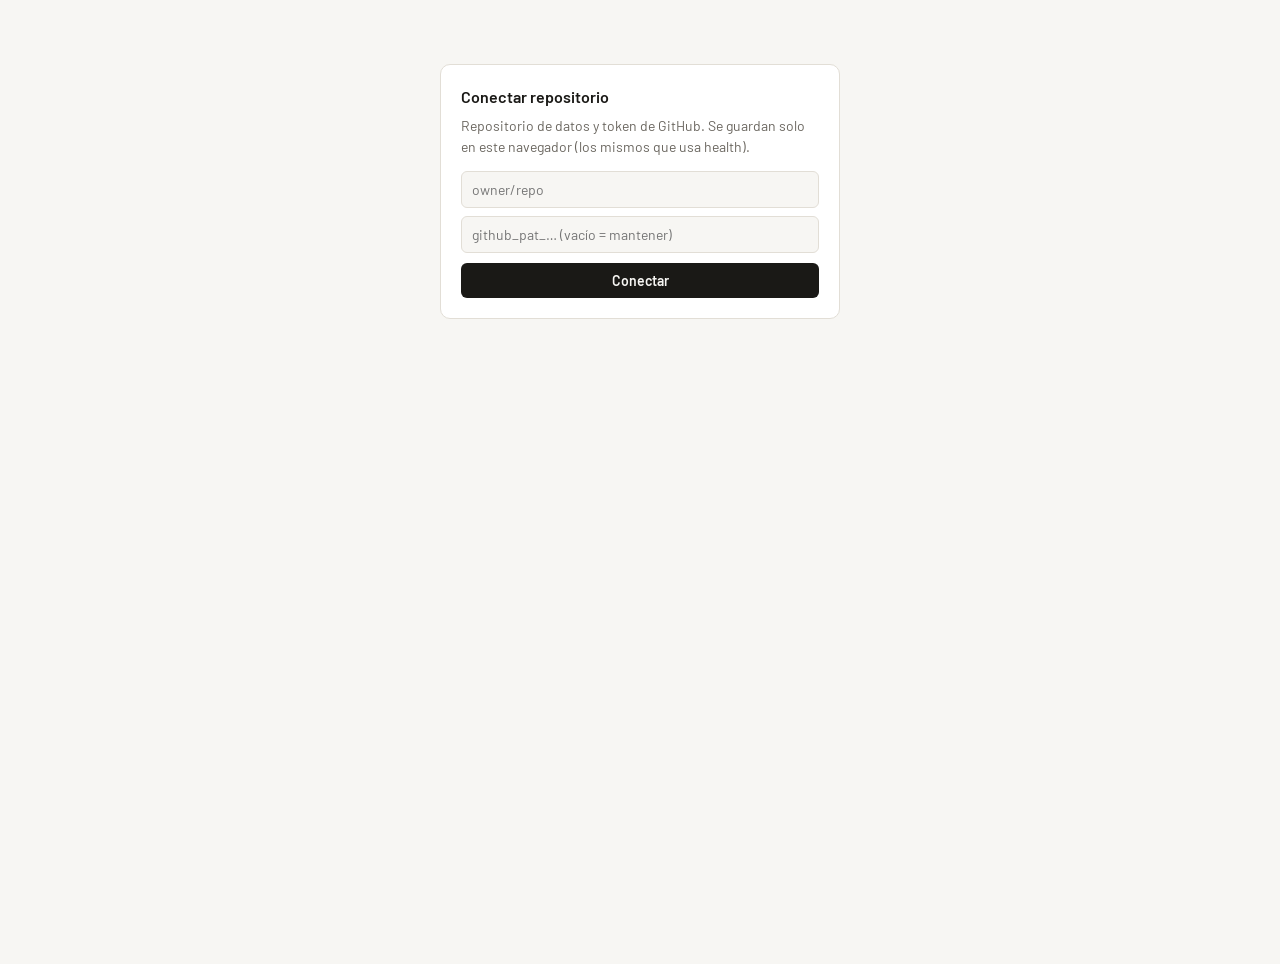
<file: sports/index.html>
<!DOCTYPE html>
<html lang="es">
<head>
<meta charset="UTF-8">
<meta name="viewport" content="width=device-width,initial-scale=1,viewport-fit=cover">
<meta name="apple-mobile-web-app-capable" content="yes">
<meta name="apple-mobile-web-app-title" content="sports">
<meta name="robots" content="noindex, nofollow">
<meta name="theme-color" content="#F7F6F3" media="(prefers-color-scheme: light)">
<meta name="theme-color" content="#141412" media="(prefers-color-scheme: dark)">
<title>sports · rafa</title>
<link rel="icon" href="data:image/svg+xml,<svg xmlns='http://www.w3.org/2000/svg' viewBox='0 0 100 100'><text y='.9em' font-size='90'>🏊</text></svg>">
<link rel="preconnect" href="https://fonts.googleapis.com">
<link rel="preconnect" href="https://fonts.gstatic.com" crossorigin>
<link href="https://fonts.googleapis.com/css2?family=Barlow:wght@400;500;600&family=Barlow+Condensed:wght@500;600;700&display=swap" rel="stylesheet">
<style>
:root{
  --bg:#F7F6F3;--s1:#FFFFFF;--s2:#F0EEE9;--border:#E2DED6;--border-s:#C8C3BA;
  --text:#1A1916;--t2:#6B6760;--t3:#9B9690;
  --r:10px;--rs:6px;
  --gn:#15803d;--gn-bg:#dcfce7;--ro:#dc2626;--ro-bg:#fee2e2;--am:#d97706;--bl:#1d4ed8;
  --sw-c:#0369a1;--sw-bg:rgba(3,105,161,.11);
  --ru-c:#15803d;--ru-bg:rgba(21,128,61,.11);
  --st-c:#c2410c;--st-bg:rgba(194,65,12,.11);
  --ri-c:#7c3aed;--ri-bg:rgba(124,58,237,.11);
  --wa-c:#a16207;--wa-bg:rgba(161,98,7,.12);
  --track:#ECE9E3;
  --f-body:"Barlow",-apple-system,BlinkMacSystemFont,"Segoe UI",system-ui,sans-serif;
  --f-num:"Barlow Condensed","Arial Narrow",-apple-system,system-ui,sans-serif;
}
@media(prefers-color-scheme:dark){:root:not([data-theme="light"]){
  --bg:#141412;--s1:#1E1D1A;--s2:#252320;--border:#2E2C28;--border-s:#3E3B36;
  --text:#F0EDE8;--t2:#A09C94;--t3:#6B6760;
  --gn:#86efac;--gn-bg:#052e16;--ro:#fca5a5;--ro-bg:#2a1215;--am:#fcd34d;--bl:#93c5fd;
  --sw-c:#7dd3fc;--sw-bg:rgba(125,211,252,.12);--ru-c:#86efac;--ru-bg:rgba(134,239,172,.12);--st-c:#fdba74;--st-bg:rgba(253,186,116,.12);
  --ri-c:#c4b5fd;--ri-bg:rgba(196,181,253,.12);--wa-c:#fde68a;--wa-bg:rgba(253,230,138,.12);
  --track:#2A2825;
}}
:root[data-theme="dark"]{
  --bg:#141412;--s1:#1E1D1A;--s2:#252320;--border:#2E2C28;--border-s:#3E3B36;
  --text:#F0EDE8;--t2:#A09C94;--t3:#6B6760;
  --gn:#86efac;--gn-bg:#052e16;--ro:#fca5a5;--ro-bg:#2a1215;--am:#fcd34d;--bl:#93c5fd;
  --sw-c:#7dd3fc;--sw-bg:rgba(125,211,252,.12);--ru-c:#86efac;--ru-bg:rgba(134,239,172,.12);--st-c:#fdba74;--st-bg:rgba(253,186,116,.12);
  --ri-c:#c4b5fd;--ri-bg:rgba(196,181,253,.12);--wa-c:#fde68a;--wa-bg:rgba(253,230,138,.12);
  --track:#2A2825;
}
*{box-sizing:border-box;margin:0;padding:0}
html{-webkit-text-size-adjust:100%}
body{background:var(--bg);color:var(--text);font-family:var(--f-body);font-size:15px;line-height:1.5;min-height:100vh;padding-bottom:env(safe-area-inset-bottom,0px)}
button{font-family:inherit}
:focus-visible{outline:2px solid var(--bl);outline-offset:2px}
.num{font-family:var(--f-num);font-variant-numeric:tabular-nums}

.hdr{position:sticky;top:0;z-index:10;background:var(--bg);border-bottom:1px solid var(--border);padding-top:env(safe-area-inset-top,0px)}
.hdr-in{max-width:760px;margin:0 auto;display:flex;align-items:center;gap:8px;padding:0 16px;height:52px}
.back{display:inline-flex;align-items:center;font-size:13px;color:var(--t3);text-decoration:none;padding:4px 8px;border-radius:var(--rs);border:1px solid var(--border);flex-shrink:0}
.back:hover{color:var(--text);background:var(--s2)}
.hdr-title{font-family:var(--f-num);font-size:20px;font-weight:600;flex:1;letter-spacing:.01em}
.hdr-title span{color:var(--t3);font-weight:500}
.tbtn{display:flex;align-items:center;justify-content:center;width:30px;height:30px;border:1px solid var(--border);border-radius:var(--rs);background:none;cursor:pointer;color:var(--t2);flex-shrink:0}
.tbtn:hover{background:var(--s2);color:var(--text)}
.tabsrow{max-width:760px;margin:0 auto;padding:10px 16px 0;overflow-x:auto}
.tabs{display:inline-flex;background:var(--s2);border:1px solid var(--border);border-radius:var(--rs);padding:3px;gap:2px}
.tab{padding:5px 12px;border:1px solid transparent;border-radius:4px;cursor:pointer;font-size:13px;font-weight:500;color:var(--t2);background:transparent;white-space:nowrap}
.tab.on{background:var(--s1);color:var(--text);border-color:var(--border)}

#setup{max-width:400px;margin:4rem auto;padding:20px;background:var(--s1);border:1px solid var(--border);border-radius:var(--r)}
#setup h2{font-size:16px;font-weight:600;margin-bottom:6px}
#setup p{color:var(--t2);font-size:14px;margin-bottom:14px}
#setup input{width:100%;padding:9px 10px;background:var(--bg);border:1px solid var(--border);border-radius:var(--rs);color:var(--text);font-size:14px;margin-bottom:10px;font-family:inherit}
#setup button{width:100%;padding:9px;background:var(--text);border:none;border-radius:var(--rs);color:var(--bg);font-weight:600;cursor:pointer;font-size:14px}

.wrap{max-width:760px;margin:0 auto;padding:14px 16px 80px}
.card{background:var(--s1);border:1px solid var(--border);border-radius:var(--r);padding:14px 16px;margin-bottom:10px}
.ch{display:flex;align-items:baseline;justify-content:space-between;gap:8px;margin-bottom:10px;flex-wrap:wrap}
.ct{font-size:14px;font-weight:600}
.cs{font-size:13px;color:var(--t3)}
.empty{color:var(--t3);font-size:14px;padding:14px 0;text-align:center}
.err{color:var(--ro);font-size:13px;padding:12px 14px;background:var(--ro-bg);border-radius:var(--r);margin-bottom:10px}
.g3{display:grid;grid-template-columns:repeat(3,1fr);gap:10px;margin-bottom:10px}
.g2{display:grid;grid-template-columns:1fr 1fr;gap:10px}
.kpi{background:var(--s1);border:1px solid var(--border);border-radius:var(--r);padding:12px 14px}
.kl{font-size:13px;color:var(--t2);display:flex;align-items:center;gap:6px}
.kl i{width:8px;height:8px;border-radius:2px;display:inline-block}
.kv{font-family:var(--f-num);font-size:34px;font-weight:700;line-height:1.05;font-variant-numeric:tabular-nums}
.ku{font-size:12px;color:var(--t3)}
.kd{font-size:12px;margin-top:2px;color:var(--t2)}
.up{color:var(--gn)}.down{color:var(--am)}
.legend{display:flex;gap:12px;flex-wrap:wrap;font-size:12px;color:var(--t2);margin-bottom:6px}
.legend i{display:inline-block;width:9px;height:9px;border-radius:2px;margin-right:4px;vertical-align:-1px}
svg.ch-svg{width:100%;height:auto;display:block;overflow:visible}
.tk{fill:var(--t3);font-size:10px;font-family:var(--f-body)}
.gl{stroke:var(--border);stroke-width:1}
.det{font-size:13px;color:var(--t2);min-height:20px;margin-top:6px}
.det b{color:var(--text);font-weight:600}
.dot{cursor:pointer}
.tw{overflow:auto;max-height:420px}
table{width:100%;border-collapse:collapse;font-size:13px}
th,td{padding:6px 8px;border-bottom:1px solid var(--border);text-align:left;white-space:nowrap}
th{position:sticky;top:0;background:var(--s1);color:var(--t3);font-weight:500;font-size:12px}
th button{all:unset;cursor:pointer}
td.n,th.n{text-align:right;font-variant-numeric:tabular-nums}
td.nm{white-space:normal;min-width:9rem}
.tag{font-size:11px;padding:1px 6px;border-radius:999px;background:var(--s2);color:var(--t2)}
.srch{width:100%;max-width:260px;padding:6px 9px;background:var(--bg);border:1px solid var(--border);border-radius:var(--rs);color:var(--text);font-family:inherit;font-size:13px}
.note{font-size:12px;color:var(--t3);margin-top:8px}
@media(max-width:520px){.g3{grid-template-columns:1fr}.g2{grid-template-columns:1fr}}
</style>
</head>
<body>
<div id="setup" style="display:none">
  <h2>Conectar repositorio</h2>
  <p>Repositorio de datos y token de GitHub. Se guardan solo en este navegador (los mismos que usa health).</p>
  <input type="text" id="repoi" placeholder="owner/repo" autocomplete="off" spellcheck="false" style="margin-bottom:8px">
  <input type="password" id="tki" placeholder="github_pat_… (vacío = mantener)" autocomplete="off">
  <button onclick="saveToken()">Conectar</button>
</div>
<div id="app" style="display:none">
  <div class="hdr"><div class="hdr-in">
    <a class="back" href="../" aria-label="Volver a dashboards">‹<span>&nbsp;dashboards</span></a>
    <div class="hdr-title">sports <span>rafa</span></div>
    <button class="tbtn" onclick="toggleTheme()" aria-label="Cambiar tema" id="themeBtn">◐</button>
  </div>
  <div class="tabsrow"><div class="tabs" role="tablist" id="tabs"></div></div></div>
  <div class="wrap"><div id="content"><div class="empty">Cargando…</div></div></div>
</div>
<script>
let REPO=localStorage.getItem("rh_repo")||"";const SPATH="sports/strava.json",HPATH="health/data.json";
const APRIL=["2026-04-01","2026-04-30"];
const SMAP={Swim:"swim",Run:"run",TrailRun:"run",VirtualRun:"run",WeightTraining:"strength",Workout:"strength",Crossfit:"strength",Yoga:"strength",Ride:"ride",VirtualRide:"ride",GravelRide:"ride",MountainBikeRide:"ride",EBikeRide:"ride",Walk:"walk",Hike:"walk"};
const TNAME={swim:"natación",run:"carrera",strength:"fuerza",ride:"bici",walk:"caminar"};
const TVAR={swim:"sw",run:"ru",strength:"st",ride:"ri",walk:"wa"};
const MAIN=["swim","run","strength"];
const MES=["ene","feb","mar","abr","may","jun","jul","ago","sep","oct","nov","dic"];
let view="res",token=null,A=[],META={},LOGST={k:"date",d:-1,q:""};

const esc=s=>String(s==null?"":s).replace(/[&<>"']/g,c=>({"&":"&amp;","<":"&lt;",">":"&gt;",'"':"&quot;","'":"&#39;"}[c]));
const pad=n=>String(n).padStart(2,"0");
const ymd=d=>d.getFullYear()+"-"+pad(d.getMonth()+1)+"-"+pad(d.getDate());
const pd=s=>{const p=s.split("-").map(Number);return new Date(p[0],p[1]-1,p[2]);};
const addD=(d,n)=>{const x=new Date(d);x.setDate(x.getDate()+n);return x;};
const monday=d=>{const x=new Date(d.getFullYear(),d.getMonth(),d.getDate());x.setDate(x.getDate()-((x.getDay()+6)%7));return x;};
const dd=(a,b)=>Math.round((pd(b)-pd(a))/864e5);
const today=()=>ymd(new Date());
const n1=x=>x.toLocaleString("es-ES",{minimumFractionDigits:1,maximumFractionDigits:1});
const n0=x=>Math.round(x).toLocaleString("es-ES");
const mmss=s=>{const t=Math.round(s);return Math.floor(t/60)+":"+pad(t%60);};
const fd=s=>{const d=pd(s);return d.getDate()+" "+MES[d.getMonth()];};
const hm=m=>{const h=Math.floor(m/60),r=Math.round(m%60);return h?h+" h "+pad(r)+" min":r+" min";};

/* theme */
function isDark(){const t=document.documentElement.dataset.theme;return t==="dark"||(t!=="light"&&matchMedia("(prefers-color-scheme:dark)").matches);}
function toggleTheme(){const n=isDark()?"light":"dark";document.documentElement.dataset.theme=n;localStorage.setItem("rh_theme",n);}
function initTheme(){const s=localStorage.getItem("rh_theme");if(s)document.documentElement.dataset.theme=s;}

/* boot / data */
function show(id){document.getElementById("setup").style.display=id==="setup"?"block":"none";document.getElementById("app").style.display=id==="app"?"block":"none";}
async function init(){initTheme();token=localStorage.getItem("rh_token");if(!token||!REPO){show("setup");const r=document.getElementById("repoi");if(r)r.value=REPO;return;}show("app");buildTabs();await load();render();}
async function saveToken(){const r=document.getElementById("repoi").value.trim(),t=document.getElementById("tki").value.trim()||localStorage.getItem("rh_token")||"";if(!r||!t)return;localStorage.setItem("rh_repo",r);localStorage.setItem("rh_token",t);REPO=r;token=t;show("app");buildTabs();await load();render();}
function b64utf8(b64){const bin=atob(b64.replace(/\n/g,""));const b=new Uint8Array(bin.length);for(let i=0;i<bin.length;i++)b[i]=bin.charCodeAt(i);return new TextDecoder("utf-8").decode(b);}
async function getJSON(path){
  const res=await fetch("https://api.github.com/repos/"+REPO+"/contents/"+path,{headers:{Authorization:"Bearer "+token,"X-GitHub-Api-Version":"2022-11-28"},cache:"no-store"});
  if(res.status===404)return null;
  if(!res.ok)throw new Error(res.status===401?"El token no es válido o ha caducado (401).":"GitHub respondió "+res.status+".");
  const j=await res.json();return JSON.parse(b64utf8(j.content));
}
function mk(a){
  const sport=SMAP[a.type]||a.type,km=(a.distance_m||0)/1000,min=(a.moving_s||0)/60;
  let pace=null;
  if(sport==="run"&&a.distance_m>0&&a.moving_s>0)pace=a.moving_s/a.distance_m*1000;
  if(sport==="swim"&&a.trainer&&a.distance_m>0&&a.moving_s>0)pace=a.moving_s/a.distance_m*100;
  return{id:a.id,date:a.date,time:a.time||"",name:a.name||TNAME[sport]||sport,sport,km,min,pace,elev:a.elev_m==null?null:a.elev_m,effort:a.effort==null?null:a.effort,kcal:a.kcal==null?null:a.kcal,hr:a.hr_avg==null?null:a.hr_avg,hrmax:a.hr_max==null?null:a.hr_max,manual:!!a.manual};
}
async function load(){
  const c=document.getElementById("content");
  try{
    const s=await getJSON(SPATH);
    if(!s)throw new Error("Aún no hay datos de Strava en el repo. Pídele a Claude: «sincroniza Strava en deporte».");
    META=s;A=(s.activities||[]).map(mk);
    try{ /* sesiones manuales de health (casa, caminatas…) que no están en Strava */
      const h=await getJSON(HPATH);
      ((h&&h.entries)||[]).forEach(e=>(e.activities||[]).forEach((x,i)=>{
        if(x.strava_id)return;
        A.push(mk({id:"m"+e.date+"-"+i,date:e.date,name:x.label,type:x.type,distance_m:x.distance_m,moving_s:(x.duration_min||0)*60,kcal:x.kcal_out,manual:true}));
      }));
    }catch(e){console.warn("health no disponible",e);}
    A.sort((a,b)=>(b.date+b.time).localeCompare(a.date+a.time));
  }catch(e){
    console.error(e);A=[];
    c.innerHTML='<div class="err">No se pudieron cargar los datos. '+esc(e.message)+'<br><a href="#" onclick="localStorage.removeItem(\'rh_token\');location.reload()">Conectar con otro token</a></div>';
    throw e;
  }
}

/* aggregates */
function win(from,to,sport){let n=0,m=0,k=0;A.forEach(a=>{if(a.sport===sport&&a.date>=from&&a.date<=to){n++;m+=a.min;k+=a.km;}});return{n,h:m/60,km:k};}
function delta(cur,base){if(!(base>0))return"";const p=(cur-base)/base,c=p>=0?"up":"down";return'<span class="'+c+'">'+(p>=0?"+":"−")+Math.abs(Math.round(p*100))+"% vs abril</span>";}
function kpis(){
  const t=today(),from=ymd(addD(pd(t),-27));
  const unit={swim:["km","km"],run:["km","km"],strength:["h","h"]};
  return'<div class="g3">'+MAIN.map(s=>{
    const c=win(from,t,s),b=win(APRIL[0],APRIL[1],s);
    const cv=(s==="strength"?c.h:c.km)/4,bv=(s==="strength"?b.h:b.km)/(30/7);
    return'<div class="kpi"><div class="kl"><i style="background:var(--'+TVAR[s]+'-c)"></i>'+TNAME[s]+'</div><div class="kv">'+n1(cv)+'</div><div class="ku">'+unit[s][0]+' por semana · últimos 28 días</div><div class="kd">abril: '+n1(bv)+' · '+delta(cv,bv)+'</div></div>';
  }).join("")+'</div>';
}

/* charts */
function weeklyChart(){
  if(!A.length)return"";
  const first=monday(pd(A[A.length-1].date)),last=monday(new Date()),W=[];
  for(let w=first;w<=last;w=addD(w,7)){const k=ymd(w),T={swim:0,run:0,strength:0,other:0};A.forEach(a=>{if(a.date>=k&&a.date<=ymd(addD(w,6)))T[MAIN.includes(a.sport)?a.sport:"other"]+=a.min/60;});W.push({k,T,tot:T.swim+T.run+T.strength});}
  const Wd=640,H=170,l=28,b=20,t=6,r=4,mx=Math.max(2,Math.ceil(Math.max(...W.map(x=>x.tot))));
  const bw=(Wd-l-r)/W.length,y=v=>H-b-(H-b-t)*v/mx;
  let s='<svg class="ch-svg" viewBox="0 0 '+Wd+' '+H+'" role="img" aria-label="Horas por semana">';
  for(let v=0;v<=mx;v+=mx>6?2:1)s+='<line class="gl" x1="'+l+'" x2="'+(Wd-r)+'" y1="'+y(v)+'" y2="'+y(v)+'"/><text class="tk" x="'+(l-5)+'" y="'+(y(v)+3)+'" text-anchor="end">'+v+' h</text>';
  W.forEach((w,i)=>{
    let acc=0;const x=l+i*bw;
    MAIN.forEach(sp=>{const v=w.T[sp];if(v>0){s+='<rect x="'+(x+bw*.15)+'" y="'+y(acc+v)+'" width="'+(bw*.7)+'" height="'+(y(acc)-y(acc+v))+'" rx="2" fill="var(--'+TVAR[sp]+'-c)"/>';acc+=v;}});
    s+='<rect x="'+x+'" y="'+t+'" width="'+bw+'" height="'+(H-b-t)+'" fill="transparent" style="cursor:pointer" onclick="selWeek('+i+')" onmouseenter="selWeek('+i+')"/>';
    const d=pd(w.k);if(d.getDate()<=7)s+='<text class="tk" x="'+(x+bw/2)+'" y="'+(H-5)+'" text-anchor="middle">'+MES[d.getMonth()]+'</text>';
  });
  window._W=W;
  return s+'</svg>';
}
function selWeek(i){
  const w=window._W[i],e=ymd(addD(pd(w.k),6)),L=[];
  A.filter(a=>a.date>=w.k&&a.date<=e).sort((a,b)=>a.date.localeCompare(b.date)).forEach(a=>L.push(fd(a.date)+" · "+esc(a.name)+" ("+hm(a.min)+(a.km>0?", "+n1(a.km)+" km":"")+")"));
  document.getElementById("wdet").innerHTML='<b>Semana del '+fd(w.k)+'</b> · '+n1(w.tot)+' h'+(L.length?'<br>'+L.join('<br>'):' · sin sesiones');
}
function monthlyChart(){
  if(!A.length)return"";
  const f=pd(A[A.length-1].date),now=new Date(),M=[];
  for(let y=f.getFullYear(),m=f.getMonth();y<now.getFullYear()||(y===now.getFullYear()&&m<=now.getMonth());){
    const p=y+"-"+pad(m+1),T={swim:0,run:0};A.forEach(a=>{if(a.date.slice(0,7)===p&&T[a.sport]!==undefined)T[a.sport]+=a.km;});M.push({m,p,T});
    if(++m>11){m=0;y++;}
  }
  const Wd=640,H=170,l=34,b=20,t=14,r=4,mx=Math.max(10,Math.ceil(Math.max(...M.map(x=>Math.max(x.T.swim,x.T.run)))/10)*10),y=v=>H-b-(H-b-t)*v/mx,bw=(Wd-l-r)/M.length;
  let s='<svg class="ch-svg" viewBox="0 0 '+Wd+' '+H+'" role="img" aria-label="Km por mes">';
  [0,mx/2,mx].forEach(v=>s+='<line class="gl" x1="'+l+'" x2="'+(Wd-r)+'" y1="'+y(v)+'" y2="'+y(v)+'"/><text class="tk" x="'+(l-5)+'" y="'+(y(v)+3)+'" text-anchor="end">'+v+' km</text>');
  M.forEach((o,i)=>{
    const x=l+i*bw,w=bw*.32;
    ["swim","run"].forEach((sp,j)=>{const v=o.T[sp],xx=x+bw*.15+j*(w+2);s+='<rect x="'+xx+'" y="'+y(v)+'" width="'+w+'" height="'+(y(0)-y(v))+'" rx="2" fill="var(--'+TVAR[sp]+'-c)"><title>'+TNAME[sp]+" "+MES[o.m]+": "+n1(v)+' km</title></rect>';if(v>0)s+='<text class="tk" x="'+(xx+w/2)+'" y="'+(y(v)-3)+'" text-anchor="middle">'+n0(v)+'</text>';});
    s+='<text class="tk" x="'+(x+bw/2)+'" y="'+(H-5)+'" text-anchor="middle">'+MES[o.m]+'</text>';
  });
  return s+'</svg>';
}
function dotChart(rows,id,sport){
  /* ritmo por sesión: más rápido arriba; el radio es la distancia */
  const R=rows.filter(a=>a.pace).sort((a,b)=>a.date.localeCompare(b.date));
  if(R.length<2)return'<div class="empty">Aún no hay suficientes sesiones con ritmo.</div>';
  const Wd=640,H=200,l=40,b=20,t=8,r=10,x0=pd(R[0].date).getTime(),x1=pd(R[R.length-1].date).getTime()||x0+1;
  const lo=Math.min(...R.map(a=>a.pace))*.97,hi=Math.max(...R.map(a=>a.pace))*1.03,mk2=Math.max(...R.map(a=>a.km))||1;
  const X=d=>l+8+(Wd-l-r-16)*(pd(d).getTime()-x0)/Math.max(1,x1-x0),Y=p=>t+(H-b-t)*(p-lo)/(hi-lo);
  let s='<svg class="ch-svg" viewBox="0 0 '+Wd+' '+H+'" role="img" aria-label="Ritmo por sesión">';
  for(let i=0;i<=3;i++){const p=lo+(hi-lo)*i/3;s+='<line class="gl" x1="'+l+'" x2="'+(Wd-r)+'" y1="'+Y(p)+'" y2="'+Y(p)+'"/><text class="tk" x="'+(l-5)+'" y="'+(Y(p)+3)+'" text-anchor="end">'+mmss(p)+'</text>';}
  s+='<polyline fill="none" stroke="var(--'+TVAR[sport]+'-c)" stroke-width="2" stroke-opacity=".4" stroke-linejoin="round" points="'+R.map(a=>X(a.date)+","+Y(a.pace)).join(" ")+'"/>';
  R.forEach(a=>{s+='<circle class="dot" cx="'+X(a.date)+'" cy="'+Y(a.pace)+'" r="'+(3+6*Math.sqrt(a.km/mk2))+'" fill="var(--'+TVAR[sport]+'-c)" fill-opacity=".85" onclick="selDot(\''+id+'\',\''+a.id+'\')" onmouseenter="selDot(\''+id+'\',\''+a.id+'\')"/>';});
  const seen={};R.forEach(a=>{const k=a.date.slice(0,7);if(!seen[k]){seen[k]=1;s+='<text class="tk" x="'+X(a.date)+'" y="'+(H-5)+'" text-anchor="middle">'+MES[pd(a.date).getMonth()]+'</text>';}});
  return s+'</svg>';
}
function selDot(id,aid){
  const a=A.find(x=>x.id===aid);if(!a)return;
  document.getElementById(id).innerHTML='<b>'+fd(a.date)+' · '+esc(a.name)+'</b><br>'+[n1(a.km)+" km",hm(a.min),mmss(a.pace)+(a.sport==="swim"?" /100 m":" /km"),a.hr?"FC "+n0(a.hr)+(a.hrmax?" (máx "+n0(a.hrmax)+")":""):"",a.effort!=null?"esfuerzo "+n0(a.effort):""].filter(Boolean).join(" · ");
}
function hrChart(){
  const R=A.filter(a=>a.sport==="run"&&a.pace&&a.hr);
  if(R.length<2)return'<div class="empty">Falta el pulso de las carreras. Pídele a Claude «sincroniza Strava en deporte» para completarlo.</div>';
  const Wd=640,H=200,l=40,b=22,t=8,r=10,xl=Math.min(...R.map(a=>a.pace))*.97,xh=Math.max(...R.map(a=>a.pace))*1.03,yl=Math.min(...R.map(a=>a.hr))-5,yh=Math.max(...R.map(a=>a.hr))+5;
  const X=p=>l+8+(Wd-l-r-16)*(xh-p)/(xh-xl),Y=h=>H-b-(H-b-t)*(h-yl)/(yh-yl);
  let s='<svg class="ch-svg" viewBox="0 0 '+Wd+' '+H+'" role="img" aria-label="Pulso frente a ritmo">';
  for(let i=0;i<=3;i++){const h=yl+(yh-yl)*i/3;s+='<line class="gl" x1="'+l+'" x2="'+(Wd-r)+'" y1="'+Y(h)+'" y2="'+Y(h)+'"/><text class="tk" x="'+(l-5)+'" y="'+(Y(h)+3)+'" text-anchor="end">'+n0(h)+'</text>';}
  for(let i=0;i<=3;i++){const p=xh-(xh-xl)*i/3;s+='<text class="tk" x="'+X(p)+'" y="'+(H-6)+'" text-anchor="middle">'+mmss(p)+'</text>';}
  R.forEach(a=>{s+='<circle class="dot" cx="'+X(a.pace)+'" cy="'+Y(a.hr)+'" r="5" fill="var(--ru-c)" fill-opacity=".85" onclick="selDot(\'hdet\',\''+a.id+'\')" onmouseenter="selDot(\'hdet\',\''+a.id+'\')"/>';});
  return s+'</svg>';
}

/* tables */
function chip(sp){return'<span class="tag" style="color:var(--'+TVAR[sp]+'-c);background:var(--'+TVAR[sp]+'-bg)">'+TNAME[sp]+'</span>';}
function table(rows,cols,sortable){
  const st=LOGST;
  let h='<table><thead><tr>'+cols.map(c=>'<th class="'+(c.n?"n":"")+'">'+(sortable?'<button onclick="sortLog(\''+c.k+'\')">'+c.l+(st.k===c.k?(st.d>0?" ↑":" ↓"):"")+'</button>':c.l)+'</th>').join("")+'</tr></thead><tbody>';
  rows.forEach(a=>{h+='<tr>'+cols.map(c=>'<td class="'+(c.n?"n ":"")+(c.k==="name"?"nm":"")+'">'+c.f(a)+'</td>').join("")+'</tr>';});
  return h+'</tbody></table>';
}
const C={
  date:{k:"date",l:"Fecha",f:a=>fd(a.date)},
  name:{k:"name",l:"Actividad",f:a=>esc(a.name)+(a.manual?' <span class="tag">manual</span>':"")},
  sport:{k:"sport",l:"Tipo",f:a=>chip(a.sport)},
  km:{k:"km",l:"km",n:1,f:a=>a.km>0?n1(a.km):""},
  min:{k:"min",l:"Tiempo",n:1,f:a=>hm(a.min)},
  pace:{k:"pace",l:"Ritmo",n:1,f:a=>a.pace?mmss(a.pace)+(a.sport==="swim"?" /100m":" /km"):""},
  hr:{k:"hr",l:"FC",n:1,f:a=>a.hr?n0(a.hr):""},
  effort:{k:"effort",l:"Esf.",n:1,f:a=>a.effort==null?"":n0(a.effort)},
  kcal:{k:"kcal",l:"kcal",n:1,f:a=>a.kcal==null?"":n0(a.kcal)}
};
function sortLog(k){if(LOGST.k===k)LOGST.d=-LOGST.d;else{LOGST.k=k;LOGST.d=(k==="name"||k==="sport")?1:-1;}renderLog();}
function renderLog(){
  const q=LOGST.q,rows=A.filter(a=>!q||(a.name+" "+TNAME[a.sport]+" "+a.date).toLowerCase().includes(q)).sort((a,b)=>{
    const x=a[LOGST.k],y=b[LOGST.k];if(x==null&&y==null)return 0;if(x==null)return 1;if(y==null)return-1;return(x<y?-1:x>y?1:0)*LOGST.d;});
  document.getElementById("logt").innerHTML=table(rows,[C.date,C.name,C.sport,C.km,C.min,C.pace,C.hr,C.effort,C.kcal],true);
}
function onSearch(v){LOGST.q=v.trim().toLowerCase();renderLog();}

/* views */
function sportView(sp){
  const R=A.filter(a=>a.sport===sp),t=today(),from=ymd(addD(pd(t),-27)),c=win(from,t,sp),tot=R.reduce((s,a)=>s+a.km,0);
  const best=R.filter(a=>a.pace).sort((a,b)=>a.pace-b.pace)[0];
  let h='<div class="g3"><div class="kpi"><div class="kl">sesiones · 28 días</div><div class="kv">'+c.n+'</div><div class="ku">'+n1(c.km)+' km</div></div>'
   +'<div class="kpi"><div class="kl">total desde marzo</div><div class="kv">'+n0(tot)+'</div><div class="ku">km · '+R.length+' sesiones</div></div>'
   +'<div class="kpi"><div class="kl">mejor ritmo</div><div class="kv">'+(best?mmss(best.pace):"—")+'</div><div class="ku">'+(sp==="swim"?"/100 m":"/km")+(best?" · "+fd(best.date):"")+'</div></div></div>';
  h+='<div class="card"><div class="ch"><div class="ct">Ritmo por sesión</div><div class="cs">más rápido arriba · tamaño = distancia</div></div>'+dotChart(R,"pdet",sp)+'<div class="det" id="pdet">Toca un punto para ver la sesión.</div></div>';
  if(sp==="run")h+='<div class="card"><div class="ch"><div class="ct">Pulso medio frente a ritmo</div><div class="cs">más a la derecha = más rápido</div></div>'+hrChart()+'<div class="det" id="hdet">Cada punto es una carrera con pulso.</div></div>';
  h+='<div class="card"><div class="ch"><div class="ct">Sesiones</div></div><div class="tw">'+table(R,[C.date,C.name,C.km,C.min,C.pace,C.hr,C.effort,C.kcal],false)+'</div>'+(sp==="swim"?'<div class="note">Una natación manual (p. ej. liga) no tiene ritmo: Strava no guarda tiempo en movimiento.</div>':"")+'</div>';
  return h;
}
function strengthView(){
  const R=A.filter(a=>a.sport==="strength"),t=today(),last=R[0];
  const wk={};R.forEach(a=>{const k=ymd(monday(pd(a.date)));wk[k]=(wk[k]||0)+1;});
  const days=last?dd(last.date,t):null;
  let h='<div class="g3"><div class="kpi"><div class="kl"><i style="background:var(--st-c)"></i>última sesión</div><div class="kv">'+(days==null?"—":days)+'</div><div class="ku">días'+(last?" · "+fd(last.date):"")+'</div></div>'
   +'<div class="kpi"><div class="kl">sesiones · 28 días</div><div class="kv">'+win(ymd(addD(pd(t),-27)),t,"strength").n+'</div><div class="ku">objetivo: proteger la zona lumbar</div></div>'
   +'<div class="kpi"><div class="kl">total desde marzo</div><div class="kv">'+R.length+'</div><div class="ku">'+n1(R.reduce((s,a)=>s+a.min,0)/60)+' h</div></div></div>';
  h+='<div class="card"><div class="ch"><div class="ct">Registro de fuerza</div><div class="cs">Strava + sesiones manuales de health</div></div><div class="tw">'+(R.length?table(R,[C.date,C.name,C.min,C.effort,C.kcal],false):'<div class="empty">Sin sesiones de fuerza.</div>')+'</div></div>';
  return h;
}
function render(){
  const c=document.getElementById("content");
  document.querySelectorAll(".tab").forEach(b=>b.classList.toggle("on",b.dataset.v===view));
  if(!A.length){c.innerHTML='<div class="empty">Sin actividades todavía.</div>';return;}
  let h="";
  if(view==="res"){
    const upd=META.updated?'<div class="note">Datos de Strava sincronizados el '+esc(META.updated.slice(0,10))+'. Pídele a Claude «sincroniza Strava en deporte» para actualizar.</div>':"";
    h=kpis()
     +'<div class="card"><div class="ch"><div class="ct">Horas por semana</div><div class="cs">lunes a domingo</div></div><div class="legend">'+MAIN.map(s=>'<span><i style="background:var(--'+TVAR[s]+'-c)"></i>'+TNAME[s]+'</span>').join("")+'</div>'+weeklyChart()+'<div class="det" id="wdet">Toca una semana para ver sus sesiones.</div></div>'
     +'<div class="card"><div class="ch"><div class="ct">Km por mes</div><div class="cs">natación y carrera</div></div><div class="legend"><span><i style="background:var(--sw-c)"></i>natación</span><span><i style="background:var(--ru-c)"></i>carrera</span></div>'+monthlyChart()+'</div>'+upd;
  }else if(view==="swim")h=sportView("swim");
  else if(view==="run")h=sportView("run");
  else if(view==="strength")h=strengthView();
  else h='<div class="card"><div class="ch"><div class="ct">Todas las actividades</div><input class="srch" type="search" placeholder="Buscar…" oninput="onSearch(this.value)" aria-label="Buscar"></div><div class="tw" id="logt"></div></div>';
  c.innerHTML=h;
  if(view==="log")renderLog();
  if(view==="res"&&window._W&&window._W.length)selWeek(window._W.length-1);
}
function buildTabs(){
  const T=[["res","resumen"],["swim","natación"],["run","carrera"],["strength","fuerza"],["log","registro"]];
  document.getElementById("tabs").innerHTML=T.map(t=>'<button class="tab" data-v="'+t[0]+'" onclick="setView(\''+t[0]+'\')">'+t[1]+'</button>').join("");
}
function setView(v){view=v;render();}
init().catch(()=>{});
</script>
</body>
</html>
</file>
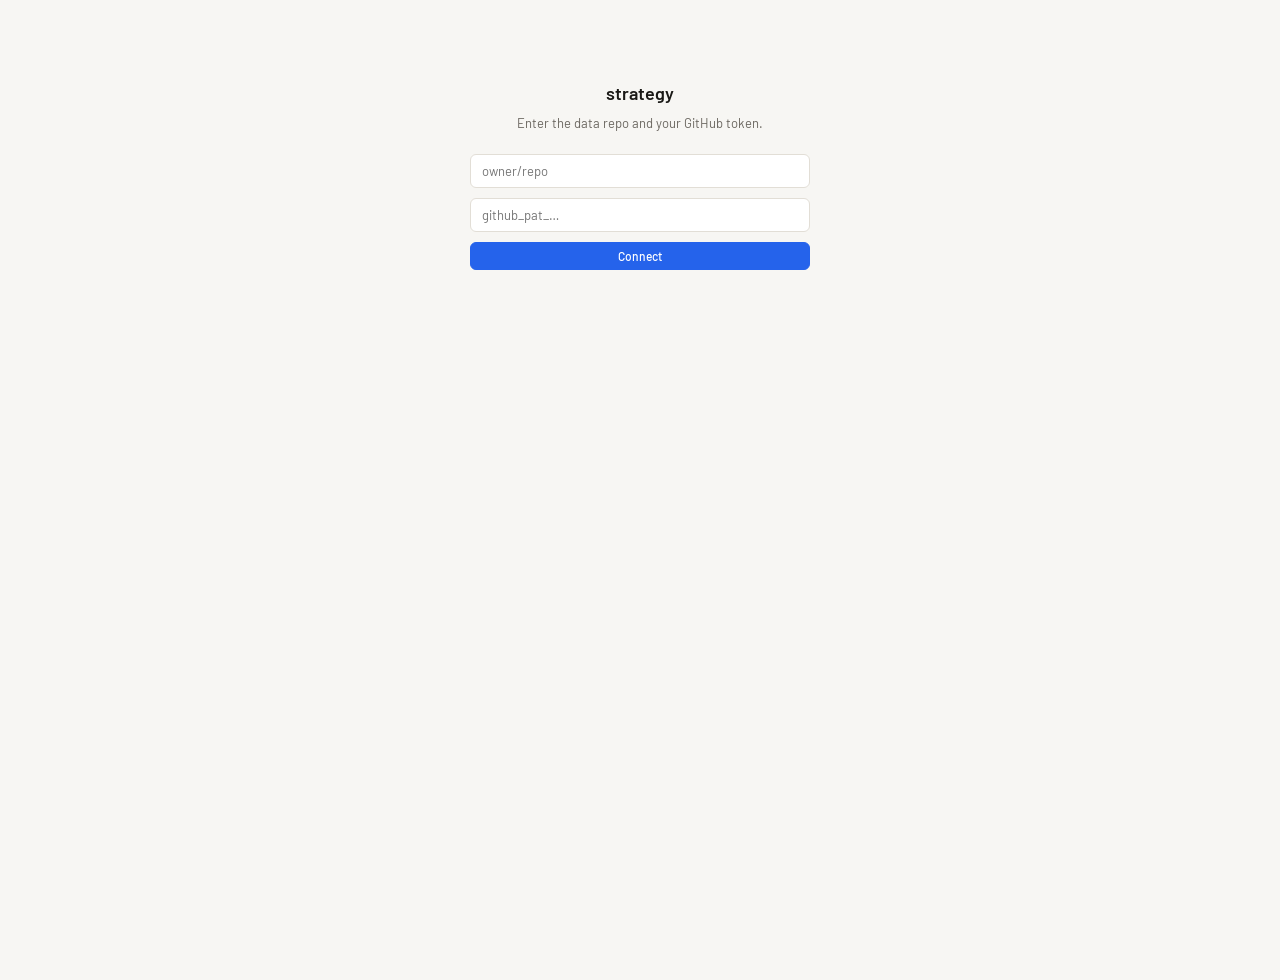
<file: strategy/index.html>
<!DOCTYPE html>
<html lang="en">
<head>
<meta charset="UTF-8">
<meta name="viewport" content="width=device-width,initial-scale=1,viewport-fit=cover">
<meta name="theme-color" content="#F7F6F3" media="(prefers-color-scheme:light)">
<meta name="theme-color" content="#141412" media="(prefers-color-scheme:dark)">
<meta name="robots" content="noindex,nofollow">
<title>strategy</title>
<link rel="icon" href="data:image/svg+xml,<svg xmlns='http://www.w3.org/2000/svg' viewBox='0 0 100 100'><rect width='100' height='100' rx='20' fill='%230D9488'/><polygon points='50,16 84,50 50,84 16,50' fill='white'/></svg>">
<link rel="stylesheet" href="../shared/style.css?v=20261006-2230">
<link rel="preconnect" href="https://fonts.googleapis.com">
<link rel="preconnect" href="https://fonts.gstatic.com" crossorigin>
<link href="https://fonts.googleapis.com/css2?family=Barlow:wght@400;500;600&family=Barlow+Condensed:wght@500;600;700&display=swap" rel="stylesheet">
<style>
.page{max-width:1100px;margin:0 auto;padding:16px 16px 80px}
.page-sub{font-size:12px;color:var(--text-2);margin-bottom:16px}

.budget-row{display:grid;grid-template-columns:repeat(auto-fill,minmax(155px,1fr));gap:8px;margin-bottom:20px}
.budget-card{background:var(--surface);border:1px solid var(--border);border-radius:var(--r);padding:10px 13px}
.b-val{font-family:var(--f-num);font-size:22px;font-weight:700;letter-spacing:-.01em;margin-bottom:1px;font-variant-numeric:tabular-nums}
.b-lbl{font-size:10px;color:var(--text-2)}

.gantt-wrap{background:var(--surface);border:1px solid var(--border);border-radius:var(--r);overflow-x:auto;margin-bottom:8px;padding:14px 10px}
.gantt-wrap svg{display:block;min-width:600px;width:100%}

.sec-hd{font-size:10px;font-weight:600;color:var(--text-3);letter-spacing:.05em;margin:16px 0 8px}

.gc{background:var(--surface);border:1.5px solid var(--border);border-left:3px solid var(--c,var(--border));border-radius:var(--r);margin-bottom:8px;overflow:hidden}
.gc-hdr{display:flex;align-items:center;gap:10px;padding:11px 14px;cursor:pointer;user-select:none}
.gc-hdr:hover{background:var(--surface2)}
.gc-dot{width:8px;height:8px;border-radius:50%;background:var(--c,var(--text-3));flex-shrink:0}
.gc-meta{flex:1;min-width:0}
.gc-short{font-size:13px;font-weight:600;letter-spacing:-.01em;display:flex;align-items:center;gap:7px;flex-wrap:wrap}
.gc-full{font-size:11px;color:var(--text-2);margin-top:2px;overflow:hidden;text-overflow:ellipsis;white-space:nowrap;max-width:min(540px,70vw)}
.gc-chev{color:var(--text-3);font-size:10px;transition:transform .15s;flex-shrink:0}
.gc.open .gc-chev{transform:rotate(90deg)}
.gc-body{border-top:1px solid var(--border);padding:13px 14px;display:none}
.gc.open .gc-body{display:block}

.ginfo{display:flex;flex-wrap:wrap;gap:10px;margin-bottom:11px;font-size:11px;color:var(--text-2)}
.ginfo b{color:var(--text);font-weight:600}

.chip{display:inline-flex;align-items:center;font-size:9px;font-weight:600;padding:2px 7px;border-radius:99px;letter-spacing:.02em;white-space:nowrap;flex-shrink:0}
.ch-active{background:var(--green-bg);color:var(--green);border:1px solid var(--green-border)}
.ch-reporting{background:var(--warning-bg);color:var(--warning);border:1px solid var(--warning-border)}
.ch-past{background:var(--surface2);color:var(--text-3);border:1px solid var(--border)}
.ch-role{background:var(--surface2);color:var(--text-2);border:1px solid var(--border)}
.ch-commit{background:var(--warning-bg);color:var(--warning);border:1px dashed var(--warning)}
.ch-unfunded{background:transparent;color:var(--text-3);border:1px dashed var(--border-strong)}
.ch-ongoing{background:var(--accent-bg);color:var(--accent);border:1px solid var(--accent-border)}
.ch-done{background:var(--green-bg);color:var(--green);border:1px solid var(--green-border)}
.ch-not-started{background:var(--surface2);color:var(--text-3);border:1px solid var(--border)}
.ch-blocked{background:var(--danger-bg);color:var(--danger);border:1px solid var(--danger-border)}

.themes-tags{display:flex;flex-wrap:wrap;gap:5px;margin-bottom:12px}
.tt{font-size:10px;padding:2px 8px;border-radius:99px;background:var(--surface2);color:var(--text-2);border:1px solid var(--border)}

.obj-list{list-style:none}
.obj-item{padding:6px 0;border-bottom:1px solid var(--border)}
.obj-item:last-child{border-bottom:none}
.obj-row{display:flex;align-items:flex-start;gap:8px}
.obj-id{font-size:10px;font-weight:600;color:var(--text-3);min-width:30px;flex-shrink:0;padding-top:1px;font-variant-numeric:tabular-nums}
.obj-title{font-size:12px;flex:1;line-height:1.45}
.obj-notes{font-size:11px;color:var(--text-2);margin-top:3px;padding-left:38px;line-height:1.5}

.sub-list{list-style:none;margin-top:6px;padding-left:12px;border-left:2px solid var(--border)}
.sub-item{display:flex;align-items:flex-start;gap:6px;padding:4px 0;border-bottom:1px solid var(--border)}
.sub-item:last-child{border-bottom:none}
.sub-title{font-size:11px;color:var(--text-2);flex:1;line-height:1.4}

.theme-sec{margin-bottom:22px}
.theme-sec-hd{font-size:10px;font-weight:600;color:var(--text-3);letter-spacing:.06em;padding-bottom:6px;border-bottom:1px solid var(--border);margin-bottom:8px}
.theme-row{display:flex;align-items:center;gap:10px;padding:7px 0;border-bottom:1px solid var(--border)}
.theme-row:last-child{border-bottom:none}
.theme-name{font-size:12px;font-weight:500;min-width:155px;flex-shrink:0}
.theme-pills{display:flex;flex-wrap:wrap;gap:5px}
.gpill{font-size:10px;padding:2px 9px;border-radius:99px;color:#fff;font-weight:500}
.gpill.past{opacity:.4}

.past-toggle{background:none;border:none;font-family:inherit;font-size:11px;color:var(--text-2);cursor:pointer;padding:2px 0;margin-bottom:8px;display:flex;align-items:center;gap:5px}
.past-toggle:hover{color:var(--accent)}

.ln-card{background:var(--surface);border:1px solid var(--border);border-left:3px solid var(--c);border-radius:var(--r);margin-bottom:10px;overflow:hidden}
.ln-hdr{display:flex;align-items:baseline;gap:9px;padding:12px 14px 8px}
.ln-name{font-size:14px;font-weight:600;letter-spacing:-.01em}
.ln-count{font-size:10px;color:var(--text-3);margin-left:auto;flex-shrink:0;white-space:nowrap}
.ln-blurb{font-size:11.5px;color:var(--text-2);line-height:1.55;padding:0 14px 10px;max-width:74ch}
.ln-body{border-top:1px solid var(--border);padding:10px 14px 12px}
.ln-grp{margin-bottom:9px}
.ln-grp:last-child{margin-bottom:0}
.ln-gname{font-size:10px;font-weight:600;color:#fff;background:var(--gc);border-radius:99px;padding:2px 9px;display:inline-block;margin-bottom:5px}
.ln-obj{display:flex;align-items:flex-start;gap:7px;padding:3px 0 3px 4px;font-size:11.5px;line-height:1.45}
.ln-oid{font-size:10px;font-weight:600;color:var(--text-3);min-width:34px;flex-shrink:0;padding-top:1px;font-variant-numeric:tabular-nums}
.ln-otxt{flex:1;color:var(--text-2)}

.md-wrap{margin-top:9px;padding-left:38px}
.md-hd{font-size:10px;font-weight:600;color:var(--text-3);letter-spacing:.04em;margin:7px 0 3px}
.md-li{font-size:11px;color:var(--text-2);line-height:1.5;padding:1.5px 0 1.5px 13px;position:relative}
.md-li::before{content:"";position:absolute;left:3px;top:8px;width:4px;height:4px;border-radius:50%;background:var(--border-strong)}
.md-li.d::before{border-radius:1px}
.who{font-size:10px;color:var(--text-3);margin-top:2px;padding-left:38px}
.gnote{font-size:11px;color:var(--text-2);background:var(--surface2);border-radius:var(--rs);padding:8px 10px;margin-bottom:11px;line-height:1.55;border-left:2px solid var(--border-strong)}
.gpart{font-size:11px;color:var(--text-2);margin-bottom:10px;line-height:1.5}
.gpart b{color:var(--text-3);font-weight:600;font-size:10px}
.lchip{display:inline-block;font-size:9px;padding:1px 6px;border-radius:99px;color:#fff;margin-left:3px;vertical-align:1px;font-weight:500}
.setup{max-width:340px;margin:80px auto;text-align:center}
.setup h2{font-size:18px;font-weight:600;margin-bottom:6px}
.setup p{font-size:13px;color:var(--text-2);margin-bottom:20px;line-height:1.6}
.setup input{width:100%;padding:8px 11px;border:1px solid var(--border);border-radius:var(--rs);background:var(--surface);color:var(--text);font-family:inherit;font-size:13px;margin-bottom:10px;outline:none;display:block}
.setup input:focus{border-color:var(--accent)}
.spin{text-align:center;padding:60px 20px;color:var(--text-3);font-size:13px}
.footer{font-size:10px;color:var(--text-3);text-align:right;margin-top:24px}
</style>
<script>(function(){var t=localStorage.getItem('dash:theme');if(t&&t!=='auto')document.documentElement.setAttribute('data-theme',t);})()</script>
</head>
<body>
<div id="app"></div>
<script>
// ── Theme ─────────────────────────────────────────────────────────────────────
var THEME_CYCLE=['auto','light','dark'];
function themeIcon(t){
  if(t==='dark')return'<svg width="14" height="14" viewBox="0 0 14 14" fill="none"><path d="M12 9.5A5.5 5.5 0 014.5 2a5.5 5.5 0 100 10 5.5 5.5 0 007.5-2.5z" stroke="currentColor" stroke-width="1.2" stroke-linejoin="round"/></svg>';
  if(t==='light')return'<svg width="14" height="14" viewBox="0 0 14 14" fill="none"><circle cx="7" cy="7" r="3" stroke="currentColor" stroke-width="1.2"/><path d="M7 1v2M7 11v2M1 7h2M11 7h2M3.2 3.2l1.4 1.4M9.4 9.4l1.4 1.4M10.8 3.2l-1.4 1.4M4.6 9.4l-1.4 1.4" stroke="currentColor" stroke-width="1.2" stroke-linecap="round"/></svg>';
  return'<svg width="14" height="14" viewBox="0 0 14 14" fill="none"><circle cx="7" cy="7" r="5.5" stroke="currentColor" stroke-width="1.2"/><path d="M7 1.5v11" stroke="currentColor" stroke-width="1.2"/><path d="M7 1.5A5.5 5.5 0 0112.5 7 5.5 5.5 0 017 12.5z" fill="currentColor" opacity=".3"/></svg>';
}
function applyTheme(t){
  if(t==='auto'){document.documentElement.removeAttribute('data-theme');}
  else{document.documentElement.setAttribute('data-theme',t);}
  localStorage.setItem('dash:theme',t);
  var btn=document.getElementById('theme-btn');
  if(btn){btn.innerHTML=themeIcon(t);btn.title='Theme: '+t;}
}
function toggleTheme(){
  var cur=localStorage.getItem('dash:theme')||'auto';
  var next=THEME_CYCLE[(THEME_CYCLE.indexOf(cur)+1)%THEME_CYCLE.length];
  applyTheme(next);
}

// ── Constants ─────────────────────────────────────────────────────────────────
const PAT_KEY  = 'dash:strategy:pat';
const PAT_FALL = 'dash:ops:pat';
const REPO_KEY  = 'dash:strategy:repo';
const REPO_FALL = 'dash:ops:repo';
let   REPO      = localStorage.getItem(REPO_KEY)||localStorage.getItem(REPO_FALL)||'';
const DATAPATH = 'data/strategy.json';
const BUILD    = '20261018-2130';

// ── Grant colours ─────────────────────────────────────────────────────────────
const GC = {
  'AECC25-TDP2': '#7C3AED',
  'PN24':        '#0D9488',
  'CH24':        '#2563EB',
  'CI24':        '#D97706',
  'CONSINV24':   '#EA580C',
  'PN20':        '#65A30D',
  'PN17':        '#9B9690',
  'PROTDESIGN-CM':'#DB2777',
  'ERC-PoC-MDK': '#4F46E5',
  'GCN2':        '#B45309',
};
function gcol(id){return GC[id]||'#9B9690';}

// ── Theme categories ──────────────────────────────────────────────────────────
const THEME_CATS = [
  {label:'Targets',      keys:['Pol\u03b3','Twinkle','mtDNA-replisome','TDP2','MDK','RUVBL1/2','C13','shelterin','telomere']},
  {label:'Methods',      keys:['cryo-EM','CRISPR','AI-design','BinderFlow','mini-binders','optical-tweezers','complexome','drug-screening','BLI','crystallography']},
  {label:'Translation',  keys:['delivery','xenografts','diagnostics','spin-off','IP','training']},
  {label:'Disease',      keys:['cancer','melanoma','neurology','immunotherapy']},
];

// ── State ─────────────────────────────────────────────────────────────────────
let DATA=null, TAB='timeline', EXP={}, SHOW_PAST=false, LNEXP={}, SHOW_DETAIL=false;
function lineById(id){return (DATA&&DATA.lines||[]).find(l=>l.id===id)||null;}
function lineChips(ids){
  if(!ids||!ids.length)return'';
  return ids.map(function(id){var l=lineById(id);
    return l?`<span class="lchip" style="background:${l.color}" title="${esc(l.name)}">${esc(l.name)}</span>`:'';}).join('');
}

// ── Utils ─────────────────────────────────────────────────────────────────────
function esc(s){return String(s??'').replace(/&/g,'&amp;').replace(/</g,'&lt;').replace(/>/g,'&gt;').replace(/"/g,'&quot;');}
function getPat(){return localStorage.getItem(PAT_KEY)||localStorage.getItem(PAT_FALL)||'';}
function fmtEur(n){if(!n)return'\u2014';if(n>=1e6)return'\u20ac'+(n/1e6).toFixed(1)+'M';return'\u20ac'+Math.round(n/1e3)+'k';}
function fmtDates(g){return((g.start||'').slice(0,7)||'?')+' \u2192 '+((g.end||'').slice(0,7)||'?');}
function sClass(s){return({'ongoing':'ch-ongoing','done':'ch-done','not-started':'ch-not-started','blocked':'ch-blocked'})[s]||'ch-not-started';}
function sLabel(s){return({'ongoing':'ongoing','done':'done','not-started':'not started','blocked':'blocked'})[s]||s||'?';}
function chip(s,cls){return`<span class="chip ${esc(cls)}">${esc(s)}</span>`;}
function schip(s){return`<span class="chip ${sClass(s)}">${sLabel(s)}</span>`;}

// ── Render ────────────────────────────────────────────────────────────────────
function render(){
  const app=document.getElementById('app');
  if(!app)return;
  const pat=getPat();
  if(!pat||!REPO){app.innerHTML=renderSetup();return;}
  if(!DATA){app.innerHTML='<div class="spin">Loading\u2026</div>';fetchData(pat);return;}
  app.innerHTML=renderPage();
  setTimeout(()=>applyTheme(localStorage.getItem('dash:theme')||'auto'),20);
}
function switchTab(t){TAB=t;render();}
function toggleGrant(id){EXP[id]=!EXP[id];render();}
function togglePast(){SHOW_PAST=!SHOW_PAST;render();}
function toggleLine(id){LNEXP[id]=!LNEXP[id];render();}
function toggleDetail(){SHOW_DETAIL=!SHOW_DETAIL;render();}

function renderSetup(){
  return`<div class="setup">
    <h2>strategy</h2>
    <p>Enter the data repo and your GitHub token.</p>
    <input id="repo-in" type="text" placeholder="owner/repo" value="${esc(REPO)}" autocomplete="off" spellcheck="false">
    <input id="pat-in" type="password" placeholder="github_pat_\u2026${getPat()?' (blank = keep)':''}" autocomplete="off">
    <button class="btn btn-p" style="width:100%;justify-content:center" onclick="doSetup()">Connect</button>
  </div>`;
}
function doSetup(){
  const r=(document.getElementById('repo-in')?.value||'').trim();
  const v=(document.getElementById('pat-in')?.value||'').trim()||getPat();
  if(!r||!v)return;
  localStorage.setItem(REPO_KEY,r);REPO=r;
  localStorage.setItem(PAT_KEY,v);
  render();
}

async function fetchData(pat){
  try{
    const url=`https://api.github.com/repos/${REPO}/contents/${DATAPATH}?ref=HEAD&t=${Date.now()}`;
    const res=await fetch(url,{headers:{'Authorization':`token ${pat}`,'Accept':'application/vnd.github.v3+json'}});
    if(!res.ok)throw new Error('HTTP '+res.status);
    const j=await res.json();
    DATA=JSON.parse(atob(j.content.replace(/\n/g,'')));
    render();
  }catch(e){
    document.getElementById('app').innerHTML=`<div class="spin">Failed to load: ${esc(String(e))}<br><br><button class="btn" onclick="localStorage.removeItem('${PAT_KEY}');DATA=null;render()">Clear token</button></div>`;
  }
}

// ── Page ──────────────────────────────────────────────────────────────────────
function renderPage(){
  const grants=DATA.grants||[];
  const active=grants.filter(g=>g.status==='active');
  const rep=grants.filter(g=>g.status==='reporting');
  const past=grants.filter(g=>g.status==='past');
  return`<div class="dhdr"><div class="dhdr-in">
    <a href="../" class="tbtn" title="All dashboards"><svg width="11" height="11" viewBox="0 0 24 24" fill="none" stroke="currentColor" stroke-width="2.5" stroke-linecap="round" stroke-linejoin="round"><polyline points="15 18 9 12 15 6"/></svg></a>
    <h1 class="dhdr-title">strategy</h1>
    <div class="tabs">
      <button class="tab${TAB==='timeline'?' on':''}" onclick="switchTab('timeline')">Timeline</button>
      <button class="tab${TAB==='lines'?' on':''}" onclick="switchTab('lines')">Lines</button>
      <button class="tab${TAB==='objectives'?' on':''}" onclick="switchTab('objectives')">Objectives</button>
      <button class="tab${TAB==='themes'?' on':''}" onclick="switchTab('themes')">Themes</button>
    </div>
    <button class="tbtn" onclick="toggleTheme()" id="theme-btn" title="Theme: auto">
      <svg width="14" height="14" viewBox="0 0 14 14" fill="none"><circle cx="7" cy="7" r="5.5" stroke="currentColor" stroke-width="1.2"/><path d="M7 1.5v11" stroke="currentColor" stroke-width="1.2"/><path d="M7 1.5A5.5 5.5 0 0112.5 7 5.5 5.5 0 017 12.5z" fill="currentColor" opacity=".3"/></svg>
    </button>
  </div></div>
  <div class="page">
    <div class="page-sub">${active.length} active \u00b7 ${(DATA.lines||[]).length} research lines \u00b7 updated ${esc(DATA.updated||'')}</div>
    ${TAB==='timeline'?renderTimeline(grants,active,rep):''}
    ${TAB==='lines'?renderLines(grants):''}
    ${TAB==='objectives'?renderObjectives(grants,active,rep,past):''}
    ${TAB==='themes'?renderThemes(grants):''}
    <div class="footer build">build ${esc(BUILD)}</div>
  </div>`;
}

// ── Timeline ──────────────────────────────────────────────────────────────────
function renderTimeline(grants,active,rep){
  const aAmt=active.reduce((s,g)=>s+(g.amount_direct||0),0);
  const rAmt=rep.reduce((s,g)=>s+(g.amount_direct||0),0);
  const nPI=active.filter(g=>(g.role||'').indexOf('PI')===0).length;
  const nObj=grants.filter(g=>g.status==='active').reduce((s,g)=>s+(g.objectives||[]).length,0);
  const nUnf=grants.filter(g=>g.funded===false).length;
  return`<div class="budget-row">
    <div class="budget-card"><div class="b-val" style="color:var(--green)">${fmtEur(aAmt)}</div><div class="b-lbl">active direct costs</div></div>
    <div class="budget-card"><div class="b-val">${active.length}</div><div class="b-lbl">active grants</div></div>
    <div class="budget-card"><div class="b-val">${nPI}</div><div class="b-lbl">active as PI</div></div>
    <div class="budget-card"><div class="b-val">${nObj}</div><div class="b-lbl">live objectives</div></div>
    <div class="budget-card"><div class="b-val" style="color:var(--warning)">${fmtEur(rAmt)}</div><div class="b-lbl">in reporting</div></div>
    ${nUnf?`<div class="budget-card"><div class="b-val" style="color:var(--text-3)">${nUnf}</div><div class="b-lbl">unfunded commitments</div></div>`:''}
  </div>`+gantt(grants);
}

function gantt(grants){
  const YS=2017,YE=2031,YN=YE-YS;
  const LM=115,RM=12,TW=900,DW=TW-LM-RM,PY=DW/YN;
  const RH=30,RG=8,HDR=30,H=HDR+grants.length*(RH+RG);
  const now=new Date(),todayF=now.getFullYear()+(now.getMonth()/12)+(now.getDate()/365);
  const todayX=LM+(todayF-YS)*PY;
  let s=`<svg viewBox="0 0 ${TW} ${H}" xmlns="http://www.w3.org/2000/svg" font-family="-apple-system,BlinkMacSystemFont,'Segoe UI',system-ui,sans-serif">`;
  for(let y=YS;y<=YE;y++){
    const x=LM+(y-YS)*PY;
    s+=`<line x1="${x.toFixed(1)}" y1="${HDR-6}" x2="${x.toFixed(1)}" y2="${H}" stroke="var(--border)" stroke-width="0.5"/>`;
    if(y<YE)s+=`<text x="${(x+PY/2).toFixed(1)}" y="18" text-anchor="middle" font-size="9" fill="var(--text-3)">${y}</text>`;
  }
  s+=`<line x1="${todayX.toFixed(1)}" y1="${HDR-10}" x2="${todayX.toFixed(1)}" y2="${H}" stroke="var(--danger)" stroke-width="1" stroke-dasharray="3,2" opacity="0.6"/>`;
  s+=`<text x="${todayX.toFixed(1)}" y="11" text-anchor="middle" font-size="8" fill="var(--danger)" font-weight="600">now</text>`;
  grants.forEach((g,i)=>{
    const y0=HDR+i*(RH+RG),cy=y0+RH/2;
    const color=gcol(g.id);
    const op=g.status==='past'?0.32:(g.status==='reporting'?0.6:((g.status==='proposal'||g.status==='commitment')?0.5:1));
    const [sy,sm]=(g.start||'2020-01-01').split('-').map(Number);
    const [ey,em]=(g.end||'2025-12-31').split('-').map(Number);
    const bx=LM+(sy+(sm-1)/12-YS)*PY,bw=Math.max(((ey+(em-1)/12)-(sy+(sm-1)/12))*PY,4);
    const by=y0+6,bh=RH-12;
    s+=`<text x="${LM-7}" y="${cy+4}" text-anchor="end" font-size="11" font-weight="600" fill="var(--text)" opacity="${op}">${esc(g.shortname||g.id)}</text>`;
    s+=`<rect x="${bx.toFixed(1)}" y="${by}" width="${bw.toFixed(1)}" height="${bh}" rx="3" fill="${color}" opacity="${op}"/>`;
    if(bw>52&&g.amount_direct)s+=`<text x="${(bx+bw/2).toFixed(1)}" y="${cy+4}" text-anchor="middle" font-size="9" fill="white" opacity="${op}">${fmtEur(g.amount_direct)}</text>`;
    if(g.status==='proposal'||g.status==='commitment')s+=`<rect x="${bx.toFixed(1)}" y="${by}" width="${bw.toFixed(1)}" height="${bh}" rx="3" fill="none" stroke="${color}" stroke-width="1.2" stroke-dasharray="4,2"/>`;
    if((g.role||'').indexOf('Co-PI')===0)s+=`<text x="${(bx+4).toFixed(1)}" y="${by+bh-2}" font-size="7" fill="white" opacity="${Math.min(op,.8)}">Co-PI</text>`;
  });
  s+='</svg>';
  return`<div class="gantt-wrap">${s}</div>`;
}

// ── Objectives ────────────────────────────────────────────────────────────────
function renderObjectives(grants,active,rep,past){
  const prop=grants.filter(g=>g.status==='proposal');
  const comm=grants.filter(g=>g.status==='commitment');
  let h=`<button class="past-toggle" onclick="toggleDetail()" style="margin-bottom:12px">${SHOW_DETAIL?'\u25be':'\u25b8'} Milestones and deliverables</button>`;
  if(active.length){h+=`<div class="sec-hd">ACTIVE</div>`;active.forEach(g=>h+=grantCard(g));}
  if(comm.length){h+=`<div class="sec-hd">SCIENCE COMMITMENTS \u2014 NO FUNDING TO THE LAB</div>`;comm.forEach(g=>h+=grantCard(g));}
  if(prop.length){h+=`<div class="sec-hd">IN PREPARATION</div>`;prop.forEach(g=>h+=grantCard(g));}
  if(rep.length){h+=`<div class="sec-hd">REPORTING</div>`;rep.forEach(g=>h+=grantCard(g));}
  if(past.length){
    h+=`<button class="past-toggle" onclick="togglePast()">${SHOW_PAST?'\u25be':'\u25b8'} Past grants (${past.length})</button>`;
    if(SHOW_PAST)past.forEach(g=>h+=grantCard(g));
  }
  return h;
}

// ── Lines tab ───────────────────────────────────────────────────────────
function renderLines(grants){
  const lines=DATA.lines||[];
  if(!lines.length)return'<p style="font-size:12px;color:var(--text-3)">No research lines defined.</p>';
  const byId={}; grants.forEach(g=>byId[g.id]=g);
  let h=`<p style="font-size:12px;color:var(--text-2);margin-bottom:16px;line-height:1.65;max-width:76ch">Objectives from different grants, grouped by the science they share. The same question is often funded twice from different angles — that is the portfolio working, not duplication. Open a line to see which objective in which grant carries it.</p>`;
  lines.forEach(function(L){
    // collect every objective / sub-objective tagged with this line
    const hits=[];
    grants.forEach(function(g){
      (g.objectives||[]).forEach(function(o){
        if((o.lines||[]).indexOf(L.id)>=0)hits.push({g:g,id:o.id,title:o.title,status:o.status});
        (o.sub||[]).forEach(function(s){
          if((s.lines||[]).indexOf(L.id)>=0)hits.push({g:g,id:o.id+'.'+(s.id||''),title:s.title,status:s.status});
        });
      });
    });
    // group hits by grant, preserving grant order
    const order=[],grp={};
    hits.forEach(function(x){ if(!grp[x.g.id]){grp[x.g.id]=[];order.push(x.g);} grp[x.g.id].push(x); });
    const isOpen=!!LNEXP[L.id];
    h+=`<div class="ln-card" style="--c:${L.color}">
      <div class="ln-hdr" onclick="toggleLine('${esc(L.id)}')" style="cursor:pointer">
        <span class="ln-name">${esc(L.name)}</span>
        <span class="ln-count">${order.length} grant${order.length===1?'':'s'} \u00b7 ${hits.length} objective${hits.length===1?'':'s'} ${isOpen?'\u25be':'\u25b8'}</span>
      </div>
      <div class="ln-blurb">${esc(L.blurb||'')}</div>`;
    if(isOpen){
      h+=`<div class="ln-body">`;
      order.forEach(function(g){
        h+=`<div class="ln-grp"><span class="ln-gname" style="--gc:${gcol(g.id)}${g.funded===false?';opacity:.55':''}">${esc(g.shortname||g.id)}${g.funded===false?' \u00b7 unfunded':''}</span>`;
        grp[g.id].forEach(function(x){
          h+=`<div class="ln-obj"><span class="ln-oid">${esc(x.id)}</span><span class="ln-otxt">${esc(x.title)}</span><span style="flex-shrink:0">${schip(x.status)}</span></div>`;
        });
        h+=`</div>`;
      });
      h+=`</div>`;
    }
    h+=`</div>`;
  });
  return h;
}

function grantCard(g){
  const color=gcol(g.id);
  const isOpen=!!EXP[g.id];
  const stMap={'active':'ch-active','reporting':'ch-reporting','past':'ch-past','proposal':'ch-ongoing','commitment':'ch-commit'};
  return`<div class="gc${isOpen?' open':''}" style="--c:${color}">
    <div class="gc-hdr" onclick="toggleGrant('${esc(g.id)}')">
      <div class="gc-dot"></div>
      <div class="gc-meta">
        <div class="gc-short">${esc(g.shortname||g.id)}${chip(g.status||'',stMap[g.status]||'ch-past')}${g.role?chip(g.role,'ch-role'):''}${g.funded===false?chip('no funding','ch-unfunded'):''}${g.issue?`<a href="https://github.com/${esc(REPO)}/issues/${g.issue}" target="_blank" rel="noopener" onclick="event.stopPropagation()" style="font-size:10px;color:var(--accent);text-decoration:none;font-weight:500;margin-left:2px">#${g.issue} ↗</a>`:''}</div>
        <div class="gc-full">${esc(g.title||'')}</div>
      </div>
      <span class="gc-chev">\u25b6</span>
    </div>
    <div class="gc-body">
      <div class="ginfo">
        <span>${esc(fmtDates(g))}</span>
        <span><b>${fmtEur(g.amount_direct||0)}</b> direct</span>
        <span><b>${esc(g.agency||'')}</b></span>
        ${g.ref?`<span>${esc(g.ref)}</span>`:''}
        ${g.issue?`<span><a href="https://github.com/${esc(REPO)}/issues/${g.issue}" target="_blank" rel="noopener">#${g.issue}</a></span>`:''}
      </div>
      ${g.note?`<div class="gnote">${esc(g.note)}</div>`:''}
      ${(g.partners||[]).length?`<div class="gpart"><b>WITH</b> ${esc((g.partners||[]).join(' \u00b7 '))}</div>`:''}
      ${(g.team||[]).length?`<div class="gpart"><b>TEAM</b> ${esc((g.team||[]).join(' \u00b7 '))}</div>`:''}
      ${themeTags(g.themes||[])}
      ${objList(g.objectives||[])}
    </div>
  </div>`;
}

function themeTags(ts){
  if(!ts.length)return'';
  return`<div class="themes-tags">${ts.map(t=>`<span class="tt">${esc(t)}</span>`).join('')}</div>`;
}

function mdBlock(o){
  if(!SHOW_DETAIL)return'';
  const ms=o.milestones||[],dl=o.deliverables||[];
  if(!ms.length&&!dl.length)return'';
  let h='<div class="md-wrap">';
  if(ms.length)h+='<div class="md-hd">MILESTONES</div>'+ms.map(m=>`<div class="md-li">${esc(m)}</div>`).join('');
  if(dl.length)h+='<div class="md-hd">DELIVERABLES</div>'+dl.map(d=>`<div class="md-li d">${esc(d)}</div>`).join('');
  return h+'</div>';
}
function objList(objs){
  if(!objs.length)return'<p style="font-size:11px;color:var(--text-3);margin-top:4px">No objectives recorded.</p>';
  return`<ul class="obj-list">${objs.map(o=>`
    <li class="obj-item">
      <div class="obj-row">
        <span class="obj-id">${esc(o.id||'')}</span>
        <span class="obj-title">${esc(o.title||'')}${lineChips(o.lines)}</span>
        <span style="flex-shrink:0">${schip(o.status||'not-started')}</span>
      </div>
      ${o.who?`<div class="who">${esc(o.who)}</div>`:''}
      ${o.notes?`<div class="obj-notes">${esc(o.notes)}</div>`:''}
      ${mdBlock(o)}
      ${(o.sub||[]).length?`<ul class="sub-list">${(o.sub||[]).map(s=>`
        <li class="sub-item">
          <span class="obj-id">${esc(s.id||'')}</span>
          <span class="sub-title">${esc(s.title||'')}${lineChips(s.lines)}${s.who?` <span style="color:var(--text-3)">\u2014 ${esc(s.who)}</span>`:''}</span>
          <span style="flex-shrink:0">${schip(s.status||'not-started')}</span>
        </li>`).join('')}</ul>`:''}
    </li>`).join('')}</ul>`;
}

// ── Themes ────────────────────────────────────────────────────────────────────
function renderThemes(grants){
  const map={};
  grants.forEach(g=>(g.themes||[]).forEach(t=>{(map[t]=map[t]||[]).push(g);}));
  const all=new Set(THEME_CATS.flatMap(c=>c.keys));
  let h=`<p style="font-size:12px;color:var(--text-2);margin-bottom:18px;line-height:1.6">Where grants converge reveals the lab\u2019s scientific core. Active grants are shown solid; past are dimmed.</p>`;
  THEME_CATS.forEach(cat=>{
    const present=cat.keys.filter(k=>map[k]);
    if(!present.length)return;
    h+=`<div class="theme-sec"><div class="theme-sec-hd">${esc(cat.label)}</div>`;
    present.forEach(t=>{
      h+=`<div class="theme-row"><span class="theme-name">${esc(t)}</span><div class="theme-pills">`;
      (map[t]||[]).forEach(g=>{
        h+=`<span class="gpill${(g.status==='past'||g.funded===false)?' past':''}" style="background:${gcol(g.id)}">${esc(g.shortname||g.id)}</span>`;
      });
      h+=`</div></div>`;
    });
    h+=`</div>`;
  });
  const unk=Object.keys(map).filter(t=>!all.has(t));
  if(unk.length){
    h+=`<div class="theme-sec"><div class="theme-sec-hd">Other</div>`;
    unk.forEach(t=>{
      h+=`<div class="theme-row"><span class="theme-name">${esc(t)}</span><div class="theme-pills">`;
      (map[t]||[]).forEach(g=>{
        h+=`<span class="gpill${(g.status==='past'||g.funded===false)?' past':''}" style="background:${gcol(g.id)}">${esc(g.shortname||g.id)}</span>`;
      });
      h+=`</div></div>`;
    });
    h+=`</div>`;
  }
  return h;
}

// ── Init ──────────────────────────────────────────────────────────────────────
render();
</script>
</body>
</html>
</file>
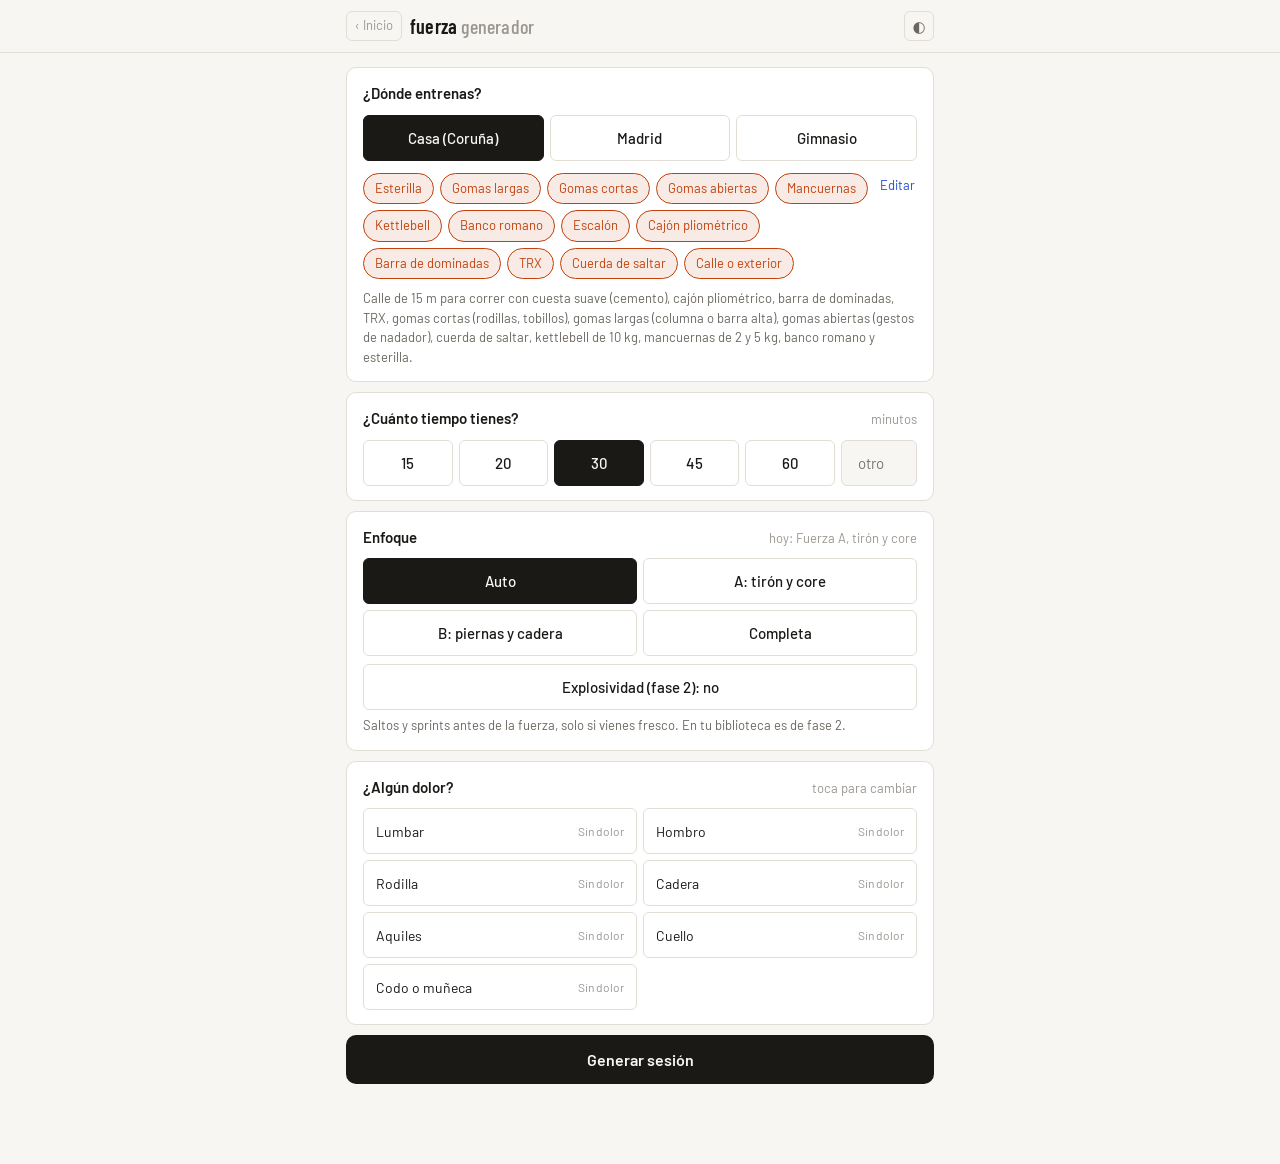
<file: strength/index.html>
<!DOCTYPE html>
<html lang="es">
<head>
<meta charset="UTF-8">
<meta name="viewport" content="width=device-width,initial-scale=1,viewport-fit=cover">
<meta name="apple-mobile-web-app-capable" content="yes">
<meta name="apple-mobile-web-app-title" content="fuerza">
<meta name="robots" content="noindex, nofollow">
<meta name="theme-color" content="#F7F6F3" media="(prefers-color-scheme: light)">
<meta name="theme-color" content="#141412" media="(prefers-color-scheme: dark)">
<title>fuerza · rafa</title>
<link rel="icon" href="data:image/svg+xml,<svg xmlns='http://www.w3.org/2000/svg' viewBox='0 0 100 100'><text y='.9em' font-size='90'>💪</text></svg>">
<link rel="preconnect" href="https://fonts.googleapis.com">
<link rel="preconnect" href="https://fonts.gstatic.com" crossorigin>
<link href="https://fonts.googleapis.com/css2?family=Barlow:wght@400;500;600&family=Barlow+Condensed:wght@500;600;700&display=swap" rel="stylesheet">
<style>
:root{
  --bg:#F7F6F3;--s1:#FFFFFF;--s2:#F0EEE9;--border:#E2DED6;--border-s:#C8C3BA;
  --text:#1A1916;--t2:#6B6760;--t3:#9B9690;
  --r:10px;--rs:6px;
  --gn:#15803d;--gn-bg:#dcfce7;--ro:#dc2626;--ro-bg:#fee2e2;--am:#d97706;--bl:#1d4ed8;
  --sw-c:#0369a1;--sw-bg:rgba(3,105,161,.11);
  --ru-c:#15803d;--ru-bg:rgba(21,128,61,.11);
  --st-c:#c2410c;--st-bg:rgba(194,65,12,.11);
  --wa-c:#a16207;--wa-bg:rgba(161,98,7,.12);
  --track:#ECE9E3;
  --f-body:"Barlow",-apple-system,BlinkMacSystemFont,"Segoe UI",system-ui,sans-serif;
  --f-num:"Barlow Condensed","Arial Narrow",-apple-system,system-ui,sans-serif;
}
@media(prefers-color-scheme:dark){:root:not([data-theme="light"]){
  --bg:#141412;--s1:#1E1D1A;--s2:#252320;--border:#2E2C28;--border-s:#3E3B36;
  --text:#F0EDE8;--t2:#A09C94;--t3:#6B6760;
  --gn:#86efac;--gn-bg:#052e16;--ro:#fca5a5;--ro-bg:#2a1215;--am:#fcd34d;--bl:#93c5fd;
  --sw-c:#7dd3fc;--sw-bg:rgba(125,211,252,.12);--ru-c:#86efac;--ru-bg:rgba(134,239,172,.12);--st-c:#fdba74;--st-bg:rgba(253,186,116,.12);
  --wa-c:#fde68a;--wa-bg:rgba(253,230,138,.12);--track:#2A2825;
}}
:root[data-theme="dark"]{
  --bg:#141412;--s1:#1E1D1A;--s2:#252320;--border:#2E2C28;--border-s:#3E3B36;
  --text:#F0EDE8;--t2:#A09C94;--t3:#6B6760;
  --gn:#86efac;--gn-bg:#052e16;--ro:#fca5a5;--ro-bg:#2a1215;--am:#fcd34d;--bl:#93c5fd;
  --sw-c:#7dd3fc;--sw-bg:rgba(125,211,252,.12);--ru-c:#86efac;--ru-bg:rgba(134,239,172,.12);--st-c:#fdba74;--st-bg:rgba(253,186,116,.12);
  --wa-c:#fde68a;--wa-bg:rgba(253,230,138,.12);--track:#2A2825;
}
*{box-sizing:border-box;margin:0;padding:0}
html{-webkit-text-size-adjust:100%}
body{background:var(--bg);color:var(--text);font-family:var(--f-body);font-size:15px;line-height:1.5;min-height:100vh;padding-bottom:env(safe-area-inset-bottom,0px);touch-action:manipulation}
button,input,textarea{font-family:inherit;font-size:inherit;color:inherit}
button{cursor:pointer}
:focus-visible{outline:2px solid var(--bl);outline-offset:2px}
.num{font-family:var(--f-num);font-variant-numeric:tabular-nums}

.hdr{position:sticky;top:0;z-index:10;background:var(--bg);border-bottom:1px solid var(--border);padding-top:env(safe-area-inset-top,0px)}
.hdr-in{max-width:620px;margin:0 auto;display:flex;align-items:center;gap:8px;padding:0 16px;height:52px}
.back{display:inline-flex;align-items:center;font-size:13px;color:var(--t3);text-decoration:none;padding:4px 8px;border-radius:var(--rs);border:1px solid var(--border);flex-shrink:0}
.hdr-title{font-family:var(--f-num);font-size:20px;font-weight:600;flex:1;letter-spacing:.01em}
.hdr-title span{color:var(--t3);font-weight:500}
.tbtn{display:flex;align-items:center;justify-content:center;width:30px;height:30px;border:1px solid var(--border);border-radius:var(--rs);background:none;color:var(--t2)}

.wrap{max-width:620px;margin:0 auto;padding:14px 16px 80px}
.card{background:var(--s1);border:1px solid var(--border);border-radius:var(--r);padding:14px 16px;margin-bottom:10px}
.ch{display:flex;align-items:baseline;justify-content:space-between;gap:8px;margin-bottom:10px}
.ct{font-size:15px;font-weight:600}
.cs{font-size:13px;color:var(--t3)}
.note{font-size:13px;color:var(--t2);margin-top:10px}

.seg{display:grid;grid-template-columns:repeat(3,1fr);gap:6px}
.opt{padding:12px 8px;min-height:46px;border:1px solid var(--border);border-radius:var(--rs);background:var(--s1);font-weight:500;text-align:center}
.opt.on{background:var(--text);color:var(--bg);border-color:var(--text)}
.times{display:flex;gap:6px;align-items:stretch}
.times .opt{flex:1;min-width:0;padding:12px 4px}
.times input{width:76px;flex-shrink:0;padding:0 8px;border:1px solid var(--border);border-radius:var(--rs);background:var(--bg);text-align:center}
.eqrow{display:flex;align-items:flex-start;justify-content:space-between;gap:10px;margin-top:12px}
.chips{display:flex;flex-wrap:wrap;gap:6px}
.chip{padding:5px 11px;border:1px solid var(--border);border-radius:99px;font-size:13px;background:var(--s1);color:var(--t2)}
.chip.on{background:var(--st-bg);color:var(--st-c);border-color:var(--st-c)}
.chip.ro{cursor:default}
.lnk{background:none;border:none;color:var(--bl);font-size:13px;padding:4px 2px;white-space:nowrap}
.ed{margin-top:12px;display:flex;flex-direction:column;gap:10px}
.ed textarea{width:100%;padding:9px 10px;border:1px solid var(--border);border-radius:var(--rs);background:var(--bg);resize:vertical}
.pain{display:grid;grid-template-columns:1fr 1fr;gap:6px}
.pn{display:flex;justify-content:space-between;align-items:center;gap:6px;padding:10px 12px;min-height:46px;border:1px solid var(--border);border-radius:var(--rs);background:var(--s1);text-align:left;font-size:14px}
.pn small{font-size:12px;color:var(--t3)}
.pn.l1{border-color:var(--am);background:var(--wa-bg)}.pn.l1 small{color:var(--wa-c)}
.pn.l2{border-color:var(--ro);background:var(--ro-bg)}.pn.l2 small{color:var(--ro)}
.go{display:block;width:100%;padding:15px;margin-top:4px;background:var(--text);color:var(--bg);border:none;border-radius:var(--r);font-size:16px;font-weight:600}
.go.alt{background:var(--s1);color:var(--text);border:1px solid var(--border-s);font-weight:500;margin-top:8px}
.warn{padding:12px 14px;border-radius:var(--r);margin-bottom:10px;font-size:14px}
.warn.a{background:var(--wa-bg);color:var(--text);border:1px solid var(--am)}
.warn.n{background:var(--s2);border:1px solid var(--border);color:var(--t2)}
.warn .lnk{display:inline;padding:0 0 0 6px}
.seg2{display:grid;grid-template-columns:1fr 1fr;gap:6px}
.warn.r{background:var(--ro-bg);color:var(--text);border:1px solid var(--ro)}
.blk{margin-bottom:10px}
.blk .bh{font-size:13px;color:var(--t3);margin:0 2px 6px}
.ex{display:flex;gap:10px;align-items:flex-start;padding:10px 0;border-top:1px solid var(--border)}
.ex:first-of-type{border-top:none;padding-top:0}
.ex-b{flex:1;min-width:0}
.ex-t{font-weight:600}
.ex-s{font-family:var(--f-num);font-size:18px;font-weight:600;color:var(--st-c)}
.ex-c{font-size:13px;color:var(--t2)}
.sw{flex-shrink:0;padding:6px 10px;border:1px solid var(--border);border-radius:var(--rs);background:var(--bg);font-size:13px;color:var(--t2)}
.sum{font-size:14px;color:var(--t2);margin-bottom:10px}
details.how{margin-top:6px;font-size:13px;color:var(--t2)}
details.how summary{color:var(--bl);cursor:pointer;padding:2px 0}
details.how ol,.howbox ol{padding-left:18px;margin-top:4px}
details.how li,.howbox li{margin-bottom:3px}
.howbox{text-align:left;background:var(--s2);border:1px solid var(--border);border-radius:var(--r);padding:10px 14px;font-size:14px;color:var(--t2);max-width:32em;width:100%;margin-top:6px}

.run{display:flex;flex-direction:column;gap:12px;min-height:calc(100dvh - 120px)}
.ph{align-self:center;font-size:13px;font-weight:600;padding:3px 12px;border-radius:99px}
.ph.main{background:var(--st-bg);color:var(--st-c)}
.ph.rest,.ph.change{background:var(--sw-bg);color:var(--sw-c)}
.ph.warm,.ph.cool,.ph.prep,.ph.switch{background:var(--ru-bg);color:var(--ru-c)}
.pbar{height:4px;border-radius:2px;background:var(--track);overflow:hidden}
.pbar i{display:block;height:100%;background:var(--st-c);width:0}
.mid{flex:1;display:flex;flex-direction:column;justify-content:center;align-items:center;text-align:center;gap:6px}
.rn{font-size:26px;font-weight:600;line-height:1.15}
.sub{font-size:15px;color:var(--t2)}
.big{font-family:var(--f-num);font-weight:700;font-size:clamp(100px,34vw,180px);line-height:1;font-variant-numeric:tabular-nums}
.cue{font-size:15px;color:var(--t2);max-width:30em;margin-top:6px}
.up{font-size:14px;color:var(--t3);text-align:center}
.ctl{display:grid;grid-template-columns:1fr 2fr 1fr;gap:8px}
.cb{min-height:58px;padding:10px 6px;border:1px solid var(--border-s);border-radius:var(--r);background:var(--s1);font-weight:500}
.cb.pri{background:var(--text);color:var(--bg);border-color:var(--text);font-size:18px;font-weight:600}
.ctl2{display:flex;justify-content:space-between}
.kv{font-size:84px;font-weight:700;line-height:1;text-align:center}
.ku{text-align:center;color:var(--t2);margin-bottom:12px}
.toast{position:fixed;left:50%;bottom:calc(24px + env(safe-area-inset-bottom,0px));transform:translateX(-50%);background:var(--text);color:var(--bg);padding:8px 16px;border-radius:99px;font-size:14px;opacity:0;pointer-events:none;transition:opacity .2s}
.toast.on{opacity:1}
@media(prefers-reduced-motion:reduce){.toast{transition:none}}
</style>
</head>
<body>
<div class="hdr"><div class="hdr-in"><a class="back" href="../">‹ Inicio</a><div class="hdr-title">fuerza <span>generador</span></div><button class="tbtn" onclick="toggleTheme()" aria-label="Cambiar tema">◐</button></div></div>
<div class="wrap" id="app"></div>
<div class="toast" id="toast"></div>

<script>
"use strict";
/* ===================== datos y lógica ===================== */
const AREAS=[["lumbar","Lumbar","l"],["hombro","Hombro","s"],["rodilla","Rodilla","k"],["cadera","Cadera","h"],["aquiles","Aquiles","a"],["cuello","Cuello","n"],["codo","Codo o muñeca","e"]];
const EQ=[["mat","Esterilla"],["band","Gomas largas"],["mini","Gomas cortas"],["open","Gomas abiertas"],["db","Mancuernas"],["kb","Kettlebell"],["bench","Banco"],["roman","Banco romano"],["step","Escalón"],["box","Cajón pliométrico"],["pullup","Barra de dominadas"],["trx","TRX"],["rope","Cuerda de saltar"],["outdoor","Calle o exterior"],["cable","Poleas"]];
const KW={
  mat:/esterilla|colchoneta|\bmat\b/i,
  mini:/(goma|banda)s? cortas?|mini ?bandas?/i,
  open:/(goma|banda)s? abiertas?|tubing/i,
  band:/(goma|banda)s? largas?|(goma|banda)s? (de )?resistencia|\b(goma|banda)s?\b(?! (corta|abierta))/i,
  db:/mancuerna|dumbbell|\bpesas\b/i,
  kb:/kettle ?ball|pesa rusa|\bkb\b/i,
  bench:/\bbanco\b(?! romano)|\bbench/i,
  roman:/banco romano|hiperextens/i,
  step:/esc[aá]l[oó]n|\bstep\b|caj[oó]n|silla|\bbanco\b(?! romano)|\bbench/i,
  box:/caj[oó]n|\bbox\b|pliom[eé]tric/i,
  pullup:/dominada|pull-?up|chin-?up|barra fija/i,
  trx:/\btrx\b|\btls\b|suspensi[oó]n|anillas|rings|cintas/i,
  rope:/cuerda|comba|skipping|saltar/i,
  outdoor:/calle|cuesta|cemento|exterior|pista/i,
  cable:/polea|\bcable|jal[oó]n|crossover/i
};
const ALLEQ=EQ.map(e=>e[0]);
function detect(t){return ALLEQ.filter(k=>KW[k].test(t||""));}
const LS={
  get(k,d){try{const v=localStorage.getItem(k);return v==null?d:JSON.parse(v);}catch(e){return d;}},
  set(k,v){try{localStorage.setItem(k,JSON.stringify(v));}catch(e){}}
};
const DEFSITES={
  home:{n:"Casa (Coruña)",d:"Calle de 15 m para correr con cuesta suave (cemento), cajón pliométrico, barra de dominadas, TRX, gomas cortas (rodillas, tobillos), gomas largas (columna o barra alta), gomas abiertas (gestos de nadador), cuerda de saltar, kettlebell de 10 kg, mancuernas de 2 y 5 kg, banco romano y esterilla.",t:["mat","band","mini","open","db","kb","roman","step","box","pullup","trx","rope","outdoor"]},
  madrid:{n:"Madrid",d:"Una mancuerna, kettlebell y esterilla.",t:["mat","db","kb"]},
  gym:{n:"Gimnasio",d:"Gimnasio: mancuernas, kettlebells, banco, escalón, poleas, TRX, barra de dominadas y gomas.",t:["mat","band","mini","db","kb","bench","step","pullup","trx","cable"]}
};
const SV=2;
if(LS.get("st_sv",0)<SV){LS.set("st_sites",{});LS.set("st_sv",SV);}
const SITES=Object.assign({},DEFSITES,LS.get("st_sites",{}));

/* Biblioteca de FamilyOps/fitness/rafa/strength/library.md (fase 1) + extras marcados con x:1.
   Estrés por zona: 0 no carga, 1 carga suave, 2 carga notable.
   Con molestia solo se admite estrés 0-1 en esa zona; con dolor, solo 0.
   Claves: l lumbar, s hombro, k rodilla, h cadera, a aquiles, n cuello, e codo o muñeca. */
function parseSt(s){const o={};(s||"").split(" ").forEach(p=>{if(p)o[p[0]]=+p.slice(1);});return o;}
function parseEq(s){return s?s.split("|").map(a=>a.split("+")):[[]];}
const LIB=[],WARM=[],COOL=[];
function X(id,name,pil,eq,mode,sets,val,rest,st,cue,o){
  LIB.push(Object.assign({id,name,pil,eq:parseEq(eq),mode,sets,val,rest,st:parseSt(st),cue},o||{}));
}
function Wr(list,pil,id,name,reps,eq,st,cue,o,f){
  list.push(Object.assign({id,name,pil,eq:parseEq(eq),mode:"r",sets:1,val:reps,rest:0,st:parseSt(st),cue,f:f||"*"},o||{}));
}
function T(list,pil,id,name,secs,eq,st,cue,uni,f){
  list.push({id,name,pil,eq:parseEq(eq),mode:"t",sets:1,val:secs,rest:0,st:parseSt(st),cue,uni:!!uni,f:f||"*"});
}
/* core */
X("deadbug","Dead bug","core","","r",3,8,40,"l0","Lumbar pegada al suelo todo el rato y exhala al extender. Lento, 3 s por repetición. Si se despega, acorta el rango.",{alt:1,w:2});
X("birddog","Bird-dog","core","","r",3,6,40,"l1 s1","Cadera cuadrada al suelo, sin arquear. Alarga, no subas. Pausa de 3 s arriba.",{alt:1});
X("pallof","Press Pallof con goma","core","band|cable","r",3,10,40,"l0","Goma anclada a la columna o a la barra. Costillas abajo y glúteos activos: el tronco no gira. Pausa de 2 s con los brazos estirados.",{uni:1,w:1.5});
X("hollow","Hollow body","core","","t",3,22,40,"l1 h1","Lumbar pegada al suelo. Si se despega, sube las piernas o flexiona las rodillas.");
X("plank","Plancha frontal","core","","t",3,35,40,"l1 s1 e1","Glúteos apretados, pelvis en retroversión suave y sin hundir la cadera.");
X("sideplank","Plancha lateral","core","","t",3,25,40,"l1 s1 h1","Línea recta hombro-cadera-tobillo. Con las rodillas apoyadas si hace falta.",{uni:1});
X("suitcase","Suitcase carry (isométrico)","core","kb|db","t",3,30,45,"l1","No te inclines hacia ningún lado y mantén los hombros nivelados.",{uni:1});
X("fallout","TRX fallout","core","trx","r",3,8,60,"l2 s1","Solo hasta donde mantienes la lumbar neutra. Rango corto: es exigente, empieza conservador.",{w:.35});
X("romanext","Extensión en banco romano","core","roman","r",2,10,60,"l2","Sin peso y controlado. Mueve la cadera con la columna neutra, sube solo hasta la línea del cuerpo y nunca hiperextiendas. Si notas molestia, reduce el rango o sáltatelo hoy.",{w:.45});
/* tirón */
X("assistpu","Dominada asistida con goma","pullv","pullup+band","r",4,5,90,"s2 e1","Escápulas abajo y atrás al empezar. Sin balanceo y baja controlado.");
X("hang","Colgarse de la barra","pullv","pullup","t",3,25,45,"s1 e1","Hombros activos, sin encoger. Si prefieres, 8 retracciones escapulares en vez de colgarte.");
X("trxrow","TRX row","pullh","trx","r",3,10,60,"s1 e1","Cuerpo en tabla con glúteos y core activos, codos pegados. Tira con la espalda.");
X("dbrow","Remo con mancuerna a una mano","pullh","db|kb","r",3,10,60,"l1 e1","Espalda neutra y apoyada (banco, silla o cama). Lleva el codo hacia la cadera.",{uni:1});
X("bandrow","Remo con goma","pullh","band","r",3,15,40,"l1","Codos pegados y escápulas juntas al final.");
X("pullover","Pullover con mancuerna en el suelo","pullh","db","r",3,10,50,"s1","Tumbado en el suelo, no en banco, para que la lumbar quede apoyada. Costillas abajo y peso ligero.");
X("kbrow","Remo con kettlebell inclinado","pullh","kb","r",3,10,60,"l2 e1","Bisagra de cadera con espalda neutra. Si la lumbar se carga, vuelve al remo con apoyo.",{uni:1});
X("facepull","Face pull con goma","prehab","band|cable","r",3,15,40,"","Codos altos. Complementa la brazada y protege el hombro.");
/* bisagra y glúteo */
X("swing","Kettlebell swing","hinge","kb","r",5,10,60,"l2 h1 a1","Es bisagra, no sentadilla: la potencia sale de la cadera y arriba haces plancha de pie. Calidad, no fatiga.");
X("rdl","Peso muerto rumano","hinge","db|kb","r",3,10,60,"l2 h1","Rodillas algo flexionadas y peso pegado a las piernas. Baja en 3 s y solo hasta donde mantienes la columna recta.");
X("trxcurl","Curl femoral en TRX","hinge","trx","r",3,8,60,"l1 h1","Cadera alta todo el rato. Protege los isquios del corredor. Si cuesta, puente isométrico con los pies en el TRX.");
X("hipthrust","Hip thrust (puente de glúteo)","glute","","r",3,12,45,"l1","Espalda en banco romano o sofá. Barbilla metida y costillas abajo; empuja con el talón y pausa 2 s arriba sin hiperextender.");
X("hipthrust1","Hip thrust a una pierna","glute","","r",3,8,50,"l1","Pelvis nivelada, sin rotar.",{uni:1});
/* una pierna */
X("splitsq","Split squat","single","","r",3,8,60,"k1 h1 a1","Tronco erguido y rodilla delantera siguiendo la línea del pie. Con mancuernas o kettlebell si quieres carga.",{uni:1});
X("bulg","Sentadilla búlgara","single","roman|step|bench","r",3,7,75,"k2 l1 h2 a1","Pie trasero en el banco romano o en un escalón. Pie delantero bien adelantado y tronco algo inclinado con la columna neutra.",{uni:1});
X("stepup","Step-up","single","step","r",3,8,60,"k1 h1 a1","Empuja con la pierna de arriba; no te impulses con la de abajo.",{uni:1});
X("revlunge","Zancada reversa","single","","r",3,8,60,"k1 l1 h1 a1","Más amable con la rodilla que la frontal. Tronco estable.",{uni:1});
X("sldl","RDL a una pierna","single","kb|db","r",3,6,60,"l1 h1","Cadera cuadrada, sin abrirla, y espalda neutra. Ligero: control antes que peso.",{uni:1});
X("calf","Elevación de gemelos a una pierna","calf","","r",3,12,40,"a2","Rango completo, pausa arriba y bajada lenta. En el borde de un escalón si puedes.",{uni:1});
/* explosividad (fase 2) */
X("sqjump","Salto vertical","power","","r",3,5,60,"l1 k2 a2","Aterrizaje suave y silencioso, con las rodillas alineadas.");
X("broad","Salto horizontal (broad jump)","power","outdoor","r",3,4,75,"l1 k2 a2","Aterriza estable y pegado al suelo. Potencia de salida en natación.");
X("boxjump","Salto al cajón","power","box","r",3,5,75,"l1 k2 a2","Sube saltando y baja andando para ahorrar impacto.");
X("sprint","Sprint corto en cuesta","power","outdoor","t",6,12,75,"l1 k1 h2 a2","Al 90 %, tras un calentamiento completo y nunca con fatiga previa. Vuelve andando.");
X("kbpower","Swing potente","power","kb","r",3,6,60,"l2 h1 a1","Series cortas con máxima intención.");
/* extras que no están en library.md (por el material que tienes) */
X("swimband","Gesto de nadador con goma abierta","prehab","open","r",3,12,40,"s1","Reproduce la entrada y el agarre de la brazada con control. Codo alto y sin encoger el hombro.",{x:1});
X("exrot","Rotación externa con goma","prehab","open|band","r",3,12,40,"","Codo pegado al costado y gira solo el antebrazo hacia fuera, lento.",{uni:1,x:1});
X("minibridge","Puente de glúteo con goma corta","glute","mini","r",3,12,45,"l1","Goma sobre las rodillas: empuja las rodillas hacia fuera mientras subes. Pausa de 2 s arriba.",{x:1});
X("latwalk","Caminata lateral con goma corta","glute","mini","r",3,10,40,"h1","Goma sobre las rodillas o los tobillos y pasos cortos con tensión constante. 10 pasos por lado.",{alt:1,x:1});
X("latpull","Jalón al pecho","pullv","cable","r",3,10,60,"s1 e1","Pecho alto y tira con los codos hacia las costillas.",{x:1});
X("cablerow","Remo en polea sentado","pullh","cable","r",3,12,60,"l1 e1","Torso quieto y escápulas juntas.",{x:1});
/* calentamiento (f: para qué enfoque: * siempre, A tirón, B piernas, F completa) */
T(WARM,"warm","catcow","Gato-vaca",40,"","l0","A cuatro apoyos, alterna redondear y arquear la espalda al ritmo de la respiración.",0,"*");
Wr(WARM,"warm","openbook","Rotación torácica en libro abierto",8,"","","De lado con las rodillas dobladas, abre el brazo de arriba siguiendo la mano con la mirada. 8 por lado.",{uni:1},"AF");
Wr(WARM,"warm","hip9090","Cambio de cadera 90/90",8,"","h1","Sentado, deja caer las rodillas de un lado a otro con el torso erguido. 8 por lado.",{alt:1},"BF");
T(WARM,"warm","hangw","Colgarse de la barra",30,"pullup","s1 e1","Cuélgate activando los hombros, sin encoger. Aguanta los 30 s.",0,"AF");
Wr(WARM,"warm","fpwarm","Face pull ligero con goma",15,"band","","15 repeticiones ligeras con los codos altos.",null,"AF");
Wr(WARM,"warm","deadbugw","Dead bug suave",6,"","l0","6 por lado, lento y con la lumbar pegada al suelo.",{alt:1},"AF");
Wr(WARM,"warm","glutact","Puente de glúteo lento",12,"","l0","12 puentes lentos con pausa de 2 s arriba.",null,"BF");
Wr(WARM,"warm","birdw","Bird-dog suave",6,"","l1 s1","6 por lado con pausa de 3 s.",{alt:1},"BF");
Wr(WARM,"warm","hingedrill","Bisagra de cadera sin carga",10,"","l1","Manos en la cadera y empuja el culo atrás con la espalda larga. 10 repeticiones.",null,"BF");
T(WARM,"warm","rope","Comba suave",40,"rope","l1 k1 a2","Rebotes bajos y ligeros sobre la punta del pie, sin impacto fuerte.",0,"*");
/* vuelta a la calma */
T(COOL,"cool","hangc","Colgarse de la barra para descomprimir",30,"pullup","s1 e1","Cuélgate relajado y respira: descomprime la espalda tras la sesión.",0,"AF");
T(COOL,"cool","child","Postura del niño",40,"","","Siéntate sobre los talones con los brazos al frente y respira hondo hacia la espalda.",0,"*");
T(COOL,"cool","hipflex","Estiramiento de flexor de cadera",30,"","h1 k1","De rodillas, pelvis hacia atrás y glúteo apretado. Notarás el frente de la cadera.",1,"*");
T(COOL,"cool","breath","Respiración 90/90",45,"","","Tumbado con las piernas sobre una silla o la pared. Inhala 4 s por la nariz y exhala 6 s.",0,"*");
T(COOL,"cool","fig4","Estiramiento de glúteo en figura 4",30,"","h1","Tumbado, tobillo sobre la rodilla contraria y tira del muslo hacia ti.",1,"*");

/* cómo se hace: pasos separados por | */
const HOW={
deadbug:"Tumbado boca arriba, brazos al techo y caderas y rodillas a 90°.|Pega la lumbar al suelo y no la despegues en toda la serie.|Baja a la vez un brazo y la pierna contraria, despacio y exhalando.|Vuelve y cambia de lado. Si la lumbar se despega, acorta el recorrido.",
birddog:"A cuatro apoyos, manos bajo los hombros y rodillas bajo las caderas.|Estira a la vez un brazo y la pierna contraria, alargando, sin pasar de la línea del cuerpo.|Pausa de 3 s sin girar la cadera ni arquear la lumbar.|Vuelve despacio y cambia de lado.",
pallof:"De lado al anclaje de la goma, a la altura del pecho, con las manos juntas en el pecho y la goma tensa.|Costillas abajo, glúteos activos y pies firmes.|Estira los brazos al frente y pausa 2 s resistiendo para que el tronco no gire.|Vuelve al pecho despacio. Haz todas las repeticiones y cambia de lado.",
hollow:"Tumbado boca arriba con los brazos estirados sobre la cabeza.|Pega la lumbar al suelo y levanta hombros y piernas estiradas unos centímetros.|Mantén sin que la lumbar se despegue. Si se despega, sube las piernas o flexiona las rodillas.|Respira corto y controlado.",
plank:"Antebrazos bajo los hombros y cuerpo en línea de la cabeza a los talones.|Aprieta glúteos y abdomen y lleva la pelvis ligeramente hacia atrás.|No dejes hundir la cadera ni subir el culo.|Respira y para si pierdes la forma.",
sideplank:"De lado, apoyado en el antebrazo con el codo bajo el hombro.|Sube la cadera hasta formar una línea recta de hombro a tobillo, con las rodillas apoyadas si hace falta.|Mantén sin girar el tronco.|Baja y cambia de lado.",
suitcase:"Sujeta la kettlebell o la mancuerna con una mano, a un lado, como una maleta.|Ponte erguido, con los hombros nivelados y las costillas abajo.|Aguanta quieto sin inclinarte hacia la pesa. Si prefieres, camina con pasos cortos.|Cambia de mano.",
fallout:"De espaldas al anclaje del TRX, con las manos en los agarres delante del pecho y el cuerpo inclinado hacia delante.|Aprieta glúteos y abdomen y mantén la lumbar neutra.|Desliza los brazos hacia delante y arriba, solo hasta donde la lumbar no se hunda.|Vuelve tirando con el core. Más cerca del anclaje es más fácil.",
romanext:"Colócate en el banco romano con la cadera justo en el borde, los pies firmes y el cuerpo en línea. Manos cruzadas en el pecho.|Baja el tronco moviendo la cadera, con la columna neutra, hasta una inclinación cómoda.|Sube solo hasta que el cuerpo quede en línea. Nunca hiperextiendas.|Sin peso y controlado. Si notas molestia, reduce el rango o sáltatelo hoy.",
assistpu:"Pasa la goma larga por la barra y apoya en ella el pie o la rodilla, según tu montaje.|Agarre algo más ancho que los hombros. Antes de tirar, baja las escápulas atrás y abajo.|Tira hasta pasar la barbilla de la barra, sin balancear.|Baja controlado hasta casi estirar los brazos.",
hang:"Cuélgate de la barra con las manos algo más anchas que los hombros.|Activa los hombros, sin encogerlos hacia las orejas, y aprieta ligeramente el core.|Aguanta el tiempo marcado respirando.|Alternativa: 8 retracciones escapulares, subiendo y bajando solo las escápulas.",
trxrow:"Sujeta los agarres del TRX e inclínate hacia atrás con los brazos estirados y el cuerpo en tabla.|Aprieta glúteos y core.|Tira con los codos pegados hasta que las manos lleguen al pecho.|Baja controlado. Con los pies más adelantados cuesta más.",
dbrow:"Apoya una mano y la rodilla del mismo lado en un banco, silla o cama, con la espalda neutra.|Deja la pesa colgando bajo el hombro.|Lleva el codo hacia la cadera juntando la escápula, sin girar el tronco.|Baja controlado y cambia de lado.",
bandrow:"Siéntate con las piernas estiradas y la goma en los pies, o anclada delante.|Espalda erguida y hombros relajados.|Tira llevando los codos pegados hacia atrás y junta las escápulas.|Vuelve despacio sin perder tensión.",
pullover:"Tumbado en el suelo con las rodillas dobladas, sujeta la mancuerna con las dos manos sobre el pecho y los codos algo flexionados.|Costillas abajo y lumbar pegada al suelo.|Baja la mancuerna en arco por detrás de la cabeza hasta notar el estiramiento del dorsal.|Vuelve al punto de partida. Peso ligero.",
kbrow:"De pie, haz una bisagra de cadera con la espalda neutra y la kettlebell colgando de una mano.|La mano libre puede apoyarse en el muslo.|Lleva el codo hacia la cadera sin girar el tronco.|Baja controlado. Si la lumbar se carga, usa el remo con apoyo.",
facepull:"Ancla la goma a la altura de la cara y agárrala con las dos manos.|Da un paso atrás hasta tener tensión.|Tira hacia la cara abriendo los codos altos y rotando los antebrazos hacia fuera.|Vuelve despacio. Peso ligero.",
swing:"Pies a la anchura de la cadera con la kettlebell delante.|Haz una bisagra de cadera, no una sentadilla, y lanza la pesa hacia atrás entre las piernas.|Extiende la cadera con fuerza: la pesa sube hasta el pecho y los brazos solo la guían.|Arriba, plancha de pie con glúteos apretados y sin arquear la lumbar.",
rdl:"De pie con la pesa delante de los muslos y las rodillas algo flexionadas.|Empuja la cadera hacia atrás y baja con la espalda neutra y el peso pegado a las piernas, en unos 3 s.|Baja solo hasta donde mantienes la columna recta.|Sube apretando los glúteos.",
trxcurl:"Tumbado boca arriba con los talones en los agarres del TRX y los brazos en el suelo.|Sube la cadera formando una línea recta.|Flexiona las rodillas llevando los talones hacia el culo sin bajar la cadera.|Vuelve despacio. Si cuesta, haz solo el puente isométrico.",
hipthrust:"Siéntate en el suelo con la espalda alta apoyada en el banco romano o en un sofá.|Pies firmes y barbilla metida.|Empuja con los talones y sube la cadera hasta una línea de hombros a rodillas, con las costillas abajo.|Pausa de 2 s arriba sin hiperextender y baja controlado.",
hipthrust1:"Igual que el hip thrust, con una pierna levantada.|Empuja con el talón de la otra pierna.|Mantén la pelvis nivelada, sin rotar.|Sube y baja controlado y cambia de lado.",
splitsq:"Un pie delante y el otro atrás, a un paso largo.|Con el tronco erguido, baja la rodilla de atrás hacia el suelo.|La rodilla delantera sigue la línea del pie.|Sube empujando con la pierna delantera. Con mancuernas o kettlebell si quieres carga.",
bulg:"Apoya el empeine o la punta del pie de atrás en el banco romano o en un escalón.|Pie delantero bien adelantado, tronco algo inclinado y columna neutra.|Baja doblando la rodilla delantera.|Sube empujando con la pierna delantera.",
stepup:"Pon un pie entero sobre el escalón o cajón estable.|Empuja con la pierna de arriba hasta subir, sin impulsarte con la de abajo.|Sube erguido y baja lento.|Haz todas las repeticiones y cambia de lado.",
revlunge:"De pie con los pies juntos.|Da un paso largo hacia atrás y baja la rodilla trasera hacia el suelo con el tronco estable.|Empuja con la pierna delantera para volver.|Haz todas las repeticiones de un lado y cambia.",
sldl:"De pie sobre una pierna con la pesa en la mano contraria.|Cadera cuadrada, sin abrirla.|Baja el tronco y estira la otra pierna hacia atrás con la espalda neutra.|Sube apretando el glúteo. Ligero y con control; puedes apoyar la mano libre.",
calf:"De pie sobre una pierna, con la punta del pie en el borde de un escalón y apoyo en una pared.|Sube de puntillas hasta el máximo.|Pausa arriba.|Baja lento hasta notar el estiramiento.",
sqjump:"Pies a la anchura de la cadera.|Baja a un cuarto de sentadilla y salta hacia arriba con fuerza.|Aterriza suave y silencioso, con las rodillas alineadas.|Descansa lo necesario entre series.",
broad:"Pies a la anchura de la cadera.|Baja a un cuarto de sentadilla y salta hacia delante lo más lejos posible, ayudándote con los brazos.|Aterriza estable, con la cadera atrás y las rodillas alineadas.|Vuelve andando.",
boxjump:"Colócate frente al cajón, a medio paso.|Baja a un cuarto de sentadilla y salta subiendo con los dos pies.|Aterriza suave y estable arriba.|Baja andando, no saltando.",
sprint:"Calienta bien antes.|Ponte al pie de la cuesta suave.|Acelera al 90 % durante 12 s.|Vuelve andando y descansa hasta la siguiente serie.",
kbpower:"Mismo gesto que el swing.|La pesa sale lanzada por la cadera, en series cortas de 6.|Máxima intención en cada repetición.|Para si pierdes la técnica.",
swimband:"Ancla la goma abierta delante, a la altura del hombro, y agárrala con una mano.|Reproduce la entrada de la brazada: alcanza al frente con el codo alto.|Tira en el agarre llevando la mano hacia la cadera, con el codo alto.|Vuelve con control, sin encoger el hombro.",
exrot:"De pie con la goma abierta anclada a un lado, el codo pegado al costado y doblado a 90°.|Gira solo el antebrazo hacia fuera.|Vuelve despacio.|Haz todas las repeticiones y cambia de lado.",
minibridge:"Tumbado con las rodillas dobladas y la goma corta sobre las rodillas.|Empuja las rodillas hacia fuera.|Sube la cadera y pausa 2 s arriba.|Baja controlado.",
latwalk:"Goma corta sobre las rodillas o los tobillos y rodillas algo flexionadas.|Da pasos laterales cortos manteniendo la tensión.|10 pasos hacia un lado y 10 de vuelta.|No dejes que las rodillas se junten.",
latpull:"Siéntate en la máquina con los muslos sujetos y el agarre algo más ancho que los hombros.|Pecho alto.|Tira de la barra hacia la parte alta del pecho llevando los codos a las costillas.|Vuelve controlado, sin balancear.",
cablerow:"Siéntate con los pies apoyados y la espalda erguida.|Tira del agarre hacia el abdomen.|Junta las escápulas sin mover el torso.|Vuelve controlado.",
catcow:"A cuatro apoyos.|Al inhalar, arquea suavemente la espalda.|Al exhalar, redondéala.|Sigue el ritmo de la respiración, sin forzar.",
openbook:"Tumbado de lado, con las rodillas dobladas y los brazos juntos al frente.|Abre el brazo de arriba hacia atrás siguiendo la mano con la mirada.|Vuelve y repite 8 veces.|Cambia de lado y haz otras 8.",
hip9090:"Sentado con las dos rodillas dobladas a 90°, una delante y otra al lado.|Torso erguido.|Gira las rodillas de un lado a otro, 8 veces a cada lado.|Sin forzar la cadera.",
hangw:"Cuélgate de la barra.|Activa los hombros sin encogerlos.|Aguanta los 30 s sin soltarte.|Respira con calma.",
fpwarm:"Goma a la altura de la cara.|Tira hacia la cara con los codos altos.|15 repeticiones ligeras.|Con control.",
deadbugw:"Igual que el dead bug, pero más suave.|6 por lado.|Lumbar pegada al suelo.|Lento.",
glutact:"Tumbado con las rodillas dobladas.|Sube la cadera apretando los glúteos.|Pausa de 2 s arriba.|12 repeticiones lentas.",
birdw:"A cuatro apoyos.|Estira brazo y pierna contrarios.|Pausa de 3 s.|6 por lado.",
hingedrill:"De pie con las manos en la cadera.|Empuja el culo hacia atrás con la espalda larga y las rodillas algo flexionadas.|Baja hasta donde mantengas la espalda neutra.|Vuelve apretando glúteos. Haz 10 repeticiones.",
rope:"Cuerda a tu medida.|Saltos pequeños sobre la punta del pie.|Ritmo cómodo.|Aterrizaje suave.",
hangc:"Cuélgate relajado de la barra.|Suelta los hombros.|Respira profundo.|Aguanta 30 s.",
child:"De rodillas, siéntate sobre los talones.|Estira los brazos al frente en el suelo.|Baja el pecho.|Respira hondo hacia la espalda.",
hipflex:"De rodillas con una pierna adelantada, en posición de zancada.|Lleva la pelvis hacia atrás y aprieta el glúteo de la pierna de atrás.|Notarás el frente de la cadera.|30 s por lado.",
breath:"Tumbado boca arriba con las piernas sobre una silla o la pared.|Inhala por la nariz 4 s.|Exhala 6 s.|Suelta las costillas.",
fig4:"Tumbado con las rodillas dobladas.|Cruza el tobillo sobre la rodilla contraria.|Tira del muslo hacia ti.|30 s por lado."
};
const EXBYID={};[...LIB,...WARM,...COOL].forEach(e=>{EXBYID[e.id]=e;});
function howOf(id){return HOW[id]?HOW[id].split("|"):[];}
function howHtml(id){const s=howOf(id);return s.length?"<ol>"+s.map(x=>"<li>"+esc(x)+"</li>").join("")+"</ol>":"";}

/* plantillas por enfoque (parejas consecutivas): A tirón y core, B cadena posterior y pierna, F completa */
const PLAN={
  A:[["pullv",["pullv","pullh"]],["core",["core"]],["pullh",["pullh","prehab"]],["core",["core"]],["pullh",["pullh","prehab"]],["core",["core"]],["prehab",["prehab","pullh"]]],
  B:[["hinge",["hinge","glute"]],["core",["core"]],["single",["single"]],["single",["single"]],["glute",["glute","hinge"]],["calf",["calf","single"]],["hinge",["hinge","glute"]],["core",["core"]]],
  F:[["hinge",["hinge","glute"]],["pullh",["pullh","pullv"]],["single",["single"]],["glute",["glute"]],["core",["core"]],["core",["core"]],["prehab",["prehab"]],["calf",["calf"]]]
};
const FOCUS_NAME={A:"Fuerza A: tirón y core",B:"Fuerza B: cadena posterior y pierna",F:"Sesión completa"};
function resolveFocus(site,focus){
  if(focus&&focus!=="auto")return focus;
  if(site==="home"){const l=LS.get("st_last",null);return l==="A"?"B":"A";}
  return "F";
}

function haveSet(tags){const h=new Set(tags);if(h.has("bench")||h.has("box"))h.add("step");return h;}
function avail(e,h){return e.eq.some(a=>a.every(t=>h.has(t)));}
function painOk(e,pain){
  for(const [k,,c] of AREAS){
    const L=pain[k]||0;if(!L)continue;
    const v=e.st[c]||0;
    if(L===1&&v>=2)return false;
    if(L>=2&&v>=1)return false;
  }
  return true;
}
function pick(arr,recent){
  const w=arr.map(e=>(e.w||1)*(e.eq.some(a=>a.length)?2:1)*(recent.has(e.id)?0.3:1));
  let r=Math.random()*w.reduce((a,b)=>a+b,0);
  for(let i=0;i<arr.length;i++){r-=w[i];if(r<=0)return arr[i];}
  return arr[arr.length-1];
}
function stepWork(ph,ex,set,side){
  const o={ph,id:ex.id,name:ex.name,cue:ex.cue,set,side};
  if(ex.mode==="t")o.secs=ex.val;else{o.reps=ex.val;o.unit=ex.alt?"reps por lado":"reps";}
  return o;
}
const WORKPH=["warm","main","cool"];
const CHANGE_MAIN=20,CHANGE_OTHER=15,SWITCH=10;
function addStep(St,x){
  const p=St[St.length-1];
  if(p&&WORKPH.includes(p.ph)&&WORKPH.includes(x.ph))
    St.push({ph:"change",name:"Cambio de ejercicio",secs:(p.ph==="main"||x.ph==="main")?CHANGE_MAIN:CHANGE_OTHER,cue:""});
  St.push(x);
}
function pushEx(St,ph,ex,set){
  if(ex.uni){
    addStep(St,stepWork(ph,ex,set,"izquierda"));
    addStep(St,{ph:"switch",name:"Cambia de lado",secs:SWITCH,cue:"Ahora, lado derecho."});
    addStep(St,stepWork(ph,ex,set,"derecha"));
  }else addStep(St,stepWork(ph,ex,set));
}
function buildSteps(s){
  const St=[];
  St.push({ph:"prep",name:"Prepárate",secs:10,cue:""});
  s.warm.forEach(w=>pushEx(St,"warm",w));
  s.blocks.forEach((b,bi)=>{
    for(let k=1;k<=b.sets;k++){
      b.items.forEach(ex=>pushEx(St,"main",ex,k+"/"+b.sets));
      if(!(bi===s.blocks.length-1&&k===b.sets))addStep(St,{ph:"rest",name:"Descanso",secs:b.rest,cue:""});
    }
  });
  s.cool.forEach(c=>pushEx(St,"cool",c));
  return St;
}
function dur(x){
  if(x.secs)return x.secs;
  const r=x.unit==="reps por lado"?x.reps*2:x.reps;
  return r*3.2+6;
}
function total(St){return St.reduce((a,x)=>a+dur(x),0);}
function makeBlocks(s,picked,soft){
  const m=s.o.mins;
  s.blocks=[];
  if(s.power){const ex=s.power;s.blocks.push({items:[ex],sets:Math.min(ex.sets,m<=30?4:ex.sets),rest:ex.rest,max:ex.sets,power:true});}
  for(let i=0;i<picked.length;i+=2){
    const items=picked.slice(i,i+2);
    const dose=Math.max(...items.map(e=>e.sets));
    const sets=(soft||m<=20)?Math.min(2,dose):dose;
    const rest=Math.max(30,Math.max(...items.map(e=>e.rest))-(items.length>1?15:0));
    s.blocks.push({items,sets,rest,max:dose});
  }
}
function refresh(s){s.steps=buildSteps(s);s.est=total(s.steps);}
function pickWarm(have,pain,focus,nW,power){
  const ok=WARM.filter(e=>avail(e,have)&&painOk(e,pain));
  const gen=ok.filter(e=>e.f==="*"),spec=ok.filter(e=>e.f!=="*"&&e.f.includes(focus));
  const first=gen.filter(e=>e.id==="catcow"),rope=gen.filter(e=>e.id==="rope");
  return [...first,...(power?rope:[]),...spec,...rope.filter(()=>!power)].slice(0,nW);
}
function generate(o){
  const pain=o.eff||o.pain,have=haveSet(o.tags),recent=new Set(LS.get("st_hist",[]));
  const m=o.mins,budget=m*60,focus=o.focus;
  const soft=pain.lumbar>=2;
  const nW=m<=15?2:m<=20?3:m<=30?4:5,nC=m<=15?1:m<=30?2:3;
  const s={o,warm:[],cool:[],blocks:[],est:0,soft,power:null,noPower:""};
  if(o.power){
    if(m<20)s.noPower="con menos de 20 min";
    else if(o.fatigue)s.noPower="por la carga reciente";
    else if(["lumbar","rodilla","cadera","aquiles"].some(k=>(pain[k]||0)>0))s.noPower="por las molestias";
    else{
      const pl=LIB.filter(e=>e.pil==="power"&&avail(e,have)&&painOk(e,pain));
      if(pl.length)s.power=pick(pl,recent);else s.noPower="sin material o por las molestias";
    }
  }
  s.warm=pickWarm(have,pain,focus,nW,!!s.power);
  s.cool=COOL.filter(e=>avail(e,have)&&painOk(e,pain)&&(e.f==="*"||e.f.includes(focus))).slice(0,nC);
  const picked=[],used=new Set();
  if(s.power)used.add(s.power.id);
  for(const [,pils] of PLAN[focus]){
    let ex=null;
    for(const p of pils){
      const pl=LIB.filter(e=>e.pil===p&&!used.has(e.id)&&avail(e,have)&&painOk(e,pain));
      if(pl.length){ex=pick(pl,recent);break;}
    }
    if(!ex)continue;
    picked.push(ex);used.add(ex.id);
    makeBlocks(s,picked,soft);refresh(s);
    if(s.est>budget&&picked.length>2){picked.pop();used.delete(ex.id);}
  }
  makeBlocks(s,picked,soft);refresh(s);
  if(!soft){
    let ch=true,g=0;
    while(ch&&g++<6){
      ch=false;
      for(const b of s.blocks){
        if(b.power||b.sets>=b.max)continue;
        b.sets++;refresh(s);
        if(s.est<=budget)ch=true;else{b.sets--;refresh(s);}
      }
    }
  }
  return s;
}
function swapEx(s,bi,ii){
  const cur=s.blocks[bi].items[ii],have=haveSet(s.o.tags),pain=s.o.eff||s.o.pain;
  const used=new Set(s.blocks.flatMap(b=>b.items.map(e=>e.id)));
  const pils=cur.pil==="pullv"||cur.pil==="pullh"?["pullv","pullh"]:cur.pil==="hinge"||cur.pil==="glute"?["hinge","glute"]:[cur.pil];
  const pl=LIB.filter(e=>pils.includes(e.pil)&&!used.has(e.id)&&avail(e,have)&&painOk(e,pain)&&(cur.pil==="power"?e.pil==="power":e.pil!=="power"));
  if(!pl.length)return false;
  s.blocks[bi].items[ii]=pick(pl,new Set());
  refresh(s);return true;
}
function specText(ex,sets){
  return sets+" × "+ex.val+(ex.mode==="t"?" s":"")+(ex.uni||ex.alt?" por lado":"");
}

/*UI*/
/* ===================== interfaz ===================== */
const $=s=>document.querySelector(s);
const esc=s=>String(s).replace(/[&<>"]/g,c=>({"&":"&amp;","<":"&lt;",">":"&gt;",'"':"&quot;"}[c]));
const S={
  site:SITES[LS.get("st_site","home")]?LS.get("st_site","home"):"home",
  mins:LS.get("st_mins",30),
  pain:{lumbar:0,hombro:0,rodilla:0,cadera:0,aquiles:0,cuello:0,codo:0},
  edit:false,draft:null,view:"setup",sess:null,
  focus:"auto",power:LS.get("st_power",false),ign:false,recent:null
};
let R=null,iv=null,AC=null,wl=null,mute=LS.get("st_mute",false),tt=null;

function isDark(){const t=document.documentElement.dataset.theme;return t?t==="dark":matchMedia("(prefers-color-scheme:dark)").matches;}
function toggleTheme(){const n=isDark()?"light":"dark";document.documentElement.dataset.theme=n;localStorage.setItem("rh_theme",n);}
function initTheme(){const s=localStorage.getItem("rh_theme");if(s)document.documentElement.dataset.theme=s;}
function toast(t){const el=$("#toast");el.textContent=t;el.classList.add("on");clearTimeout(tt);tt=setTimeout(()=>el.classList.remove("on"),1800);}

/* --- ajustes --- */
function eqChipsRO(t){return t.length?t.map(k=>'<span class="chip ro on">'+esc(EQ.find(e=>e[0]===k)[1])+'</span>').join(""):'<span class="chip ro">Solo peso corporal</span>';}
function eqChipsEd(){return EQ.map(e=>'<button class="chip'+(S.draft.t.includes(e[0])?" on":"")+'" data-a="tog" data-v="'+e[0]+'">'+esc(e[1])+'</button>').join("");}
function painHtml(){
  const L=["Sin dolor","Molestia","Dolor"];
  return AREAS.map(a=>'<button class="pn l'+S.pain[a[0]]+'" data-a="pain" data-v="'+a[0]+'"><span>'+esc(a[1])+'</span><small>'+L[S.pain[a[0]]]+'</small></button>').join("");
}
function paintTimes(){
  document.querySelectorAll("[data-m]").forEach(b=>b.classList.toggle("on",+b.dataset.m===S.mins));
  const i=$("#cm");if(i&&document.activeElement!==i)i.value=[15,20,30,45,60].includes(S.mins)?"":S.mins;
}
function renderSetup(){
  const st=SITES[S.site];
  const ed=S.edit&&S.draft?
    '<div class="ed"><label class="cs" for="sd">Cuéntame qué tienes y lo detecto</label>'+
    '<textarea id="sd" rows="3" oninput="S.draft.d=this.value" onchange="detectDraft()" placeholder="Ej.: esterilla, dos mancuernas de 12 kg, banda elástica, barra de dominadas en el garaje">'+esc(S.draft.d)+'</textarea>'+
    '<div class="chips" id="edchips">'+eqChipsEd()+'</div>'+
    '<button class="opt" data-a="save">Guardar</button></div>':
    (st.d?'<p class="note">'+esc(st.d)+'</p>':'<p class="note">Sin descripción: solo peso corporal. Pulsa Editar para contarme qué tienes aquí.</p>');
  $("#app").innerHTML=
    '<div id="recent">'+recentHtml()+'</div>'+
    '<div class="card"><div class="ch"><div class="ct">¿Dónde entrenas?</div></div>'+
    '<div class="seg">'+Object.keys(SITES).map(k=>'<button class="opt'+(k===S.site?" on":"")+'" data-a="site" data-v="'+k+'">'+esc(SITES[k].n)+'</button>').join("")+'</div>'+
    '<div class="eqrow"><div class="chips">'+eqChipsRO(st.t)+'</div><button class="lnk" data-a="edit">'+(S.edit?"Cerrar":"Editar")+'</button></div>'+ed+'</div>'+
    '<div class="card"><div class="ch"><div class="ct">¿Cuánto tiempo tienes?</div><div class="cs">minutos</div></div>'+
    '<div class="times">'+[15,20,30,45,60].map(m=>'<button class="opt" data-m="'+m+'" data-a="mins" data-v="'+m+'">'+m+'</button>').join("")+
    '<input id="cm" type="number" inputmode="numeric" min="10" max="120" placeholder="otro" aria-label="Otros minutos" oninput="act(\'cm\',this.value)"></div></div>'+
    '<div class="card"><div class="ch"><div class="ct">Enfoque</div><div class="cs" id="autolbl"></div></div>'+
    '<div class="seg2" id="focus">'+focusHtml()+'</div>'+
    '<div style="margin-top:8px"><button class="opt'+(S.power?" on":"")+'" style="width:100%" data-a="power">Explosividad (fase 2): '+(S.power?"sí":"no")+'</button>'+
    '<p class="note" style="margin-top:6px">Saltos y sprints antes de la fuerza, solo si vienes fresco. En tu biblioteca es de fase 2.</p></div></div>'+
    '<div class="card"><div class="ch"><div class="ct">¿Algún dolor?</div><div class="cs">toca para cambiar</div></div><div class="pain" id="pain">'+painHtml()+'</div></div>'+
    '<button class="go" data-a="gen">Generar sesión</button>';
  paintTimes();paintFocus();
}
function focusHtml(){
  const L=[["auto","Auto"],["A","A: tirón y core"],["B","B: piernas y cadera"],["F","Completa"]];
  return L.map(f=>'<button class="opt'+(S.focus===f[0]?" on":"")+'" data-a="focus" data-v="'+f[0]+'">'+f[1]+'</button>').join("");
}
function paintFocus(){
  const f=$("#focus");if(f)f.innerHTML=focusHtml();
  const l=$("#autolbl");if(l){const r=resolveFocus(S.site,S.focus);l.textContent="hoy: "+FOCUS_NAME[r].replace(":",",");}
}
const TN={swim:"natación",run:"carrera",strength:"fuerza",ride:"bici",walk:"caminata"};
function recentHtml(){
  const r=S.recent;if(!r||!r.text)return "";
  const on=r.fatigue&&!S.ign;
  return '<div class="warn '+(on?"a":"n")+'">'+esc(r.text)+(r.fatigue?(on?" Evito las bisagras con carga fuertes y la explosividad.":" Lo estoy ignorando.")+'<button class="lnk" data-a="ign">'+(on?"Ignorar":"Tenerlo en cuenta")+"</button>":"")+"</div>";
}
function ymd(d){return d.getFullYear()+"-"+String(d.getMonth()+1).padStart(2,"0")+"-"+String(d.getDate()).padStart(2,"0");}
async function loadRecent(){
  const tok=localStorage.getItem("rh_token"),repo=localStorage.getItem("rh_repo");
  if(!tok||!repo)return;
  try{
    const r=await fetch("https://api.github.com/repos/"+repo+"/contents/health/data.json",{headers:{Authorization:"Bearer "+tok,"X-GitHub-Api-Version":"2022-11-28"},cache:"no-store"});
    if(!r.ok)return;
    const j=await r.json();
    const d=JSON.parse(new TextDecoder("utf-8").decode(Uint8Array.from(atob(j.content.replace(/\n/g,"")),c=>c.charCodeAt(0))));
    const now=new Date(),y=new Date(now.getTime()-864e5),T=ymd(now),Y=ymd(y);
    const parts=[];let fat=false;
    [[Y,"Ayer"],[T,"Hoy"]].forEach(([dt,lab])=>{
      const e=(d.entries||[]).find(x=>x.date===dt);
      const acts=((e&&e.activities)||[]).filter(a=>TN[a.type]);
      if(!acts.length)return;
      parts.push(lab+": "+acts.map(a=>TN[a.type]+" "+a.duration_min+" min").join(", ")+".");
      acts.forEach(a=>{if((a.type==="run"&&a.duration_min>=40)||(a.type==="swim"&&a.duration_min>=60)||(a.type==="ride"&&a.duration_min>=60))fat=true;});
    });
    S.recent={text:parts.join(" "),fatigue:fat};
    const el=$("#recent");if(el&&S.view==="setup")el.innerHTML=recentHtml();
  }catch(e){}
}
function detectDraft(){
  detect(S.draft.d).forEach(k=>{if(!S.draft.t.includes(k))S.draft.t.push(k);});
  const c=$("#edchips");if(c)c.innerHTML=eqChipsEd();
}

/* --- vista previa --- */
function renderPreview(){
  const s=S.sess,o=s.o,pain=AREAS.filter(a=>o.pain[a[0]]);
  let w="";
  if(o.fatigue)w+='<div class="warn a">Por la carga reciente evito las bisagras con carga fuertes y la explosividad.</div>';
  else if(o.power&&!s.power)w+='<div class="warn n">Hoy sin explosividad '+esc(s.noPower)+".</div>";
  if(s.soft)w+='<div class="warn r">Con dolor lumbar la sesión es suave: 2 series y solo ejercicios que no cargan la espalda. Si el dolor baja por la pierna, hormiguea o no cede, mejor no entrenar y comentarlo con tu fisio o médico.</div>';
  else if(pain.some(a=>o.pain[a[0]]===2))w+='<div class="warn r">Evito los ejercicios que cargan las zonas con dolor. Si el dolor aumenta durante la sesión, para.</div>';
  else if(pain.length)w+='<div class="warn a">Con molestia en '+esc(pain.map(a=>a[1].toLowerCase()).join(", "))+' he quitado los ejercicios más exigentes para esa zona. Mantén el control y para si aumenta.</div>';
  if(!s.blocks.length){
    $("#app").innerHTML=w+'<div class="card"><div class="ct">No encuentro ejercicios compatibles</div><p class="note">Con este equipamiento y estas molestias no sale ninguna sesión. Prueba con otro sitio o ajusta las molestias.</p></div><button class="go alt" data-a="back">Cambiar ajustes</button>';
    return;
  }
  const n=s.blocks.reduce((a,b)=>a+b.items.length,0);
  let h=w+'<div class="sum"><b>'+esc(FOCUS_NAME[o.focus])+"</b><br>"+esc(o.siteName)+", "+o.mins+" min. Duración estimada: "+Math.round(s.est/60)+" min, "+n+" ejercicios. Entre ejercicios hay un cambio de 15 a 20 s y entre series, descanso.</div>";
  h+='<div class="card"><div class="ct">Calentamiento</div><p class="note" style="margin-top:4px">'+esc(s.warm.map(e=>e.name).join(", "))+"</p></div>";
  s.blocks.forEach((b,bi)=>{
    h+='<div class="card blk"><div class="bh">'+(b.power?"Explosividad: descanso completo entre series":"Bloque "+(bi+1-(s.power?1:0))+(b.items.length>1?": alterna los dos ejercicios":""))+" · descanso "+b.rest+" s</div>"+
    b.items.map((ex,ii)=>'<div class="ex"><div class="ex-b"><div class="ex-t">'+esc(ex.name)+'</div><div class="ex-s">'+specText(ex,b.sets)+'</div><div class="ex-c">'+esc(ex.cue)+'</div><details class="how"><summary>Cómo se hace</summary>'+howHtml(ex.id)+'</details></div><button class="sw" data-a="swap" data-v="'+bi+","+ii+'">Cambiar</button></div>').join("")+"</div>";
  });
  h+='<div class="card"><div class="ct">Vuelta a la calma</div><p class="note" style="margin-top:4px">'+esc(s.cool.map(e=>e.name).join(", "))+"</p></div>";
  h+='<button class="go" data-a="start">Empezar</button><button class="go alt" data-a="gen">Otra sesión</button><button class="go alt" data-a="back">Cambiar ajustes</button>';
  $("#app").innerHTML=h;
}

/* --- temporizador --- */
function fmt(t){return t>=60?Math.floor(t/60)+":"+String(t%60).padStart(2,"0"):String(t);}
function secLeft(){return Math.max(0,Math.ceil((R.paused?R.remMs:R.endAt-Date.now())/1000));}
function beep(f,d){
  if(mute||!AC)return;
  try{
    const o=AC.createOscillator(),g=AC.createGain(),t=AC.currentTime;
    o.frequency.value=f;o.connect(g);g.connect(AC.destination);
    g.gain.setValueAtTime(.0001,t);g.gain.exponentialRampToValueAtTime(.25,t+.01);g.gain.exponentialRampToValueAtTime(.0001,t+d);
    o.start(t);o.stop(t+d+.02);
  }catch(e){}
}
function vib(p){try{if(navigator.vibrate&&!mute)navigator.vibrate(p);}catch(e){}}
async function lock(){try{if("wakeLock" in navigator)wl=await navigator.wakeLock.request("screen");}catch(e){}}
function unlock(){try{if(wl)wl.release();}catch(e){}wl=null;}
function nextUp(){for(let j=R.i+1;j<R.steps.length;j++){const x=R.steps[j];if(x.ph!=="rest"&&x.ph!=="switch"&&x.ph!=="change")return x;}return null;}
function stepTitle(x){return x.name+(x.side?" ("+x.side+")":"");}
function setBar(){const b=$("#pb");if(b)b.style.width=(R.i/R.steps.length*100)+"%";}
function pauseLabel(){return R.paused?"Seguir":"Pausa";}
function renderRun(){
  const s=R.steps[R.i],nx=nextUp(),timed=!!s.secs;
  const PH={prep:"Prepárate",warm:"Calentamiento",main:"Fuerza",rest:"Descanso",change:"Cambio de ejercicio",switch:"Cambio de lado",cool:"Vuelta a la calma"};
  const gap=s.ph==="rest"||s.ph==="switch"||s.ph==="change";
  let title=s.name,cue=s.cue,sub="";
  if(s.ph==="prep"){const f=R.steps[1];title="Prepárate";cue="";sub=f?"Empiezas con "+stepTitle(f):"";}
  else if(gap){title=nx?"Siguiente: "+stepTitle(nx):"Casi terminas";cue=nx?nx.cue:"";sub=nx&&nx.set?"Serie "+nx.set:"";}
  else{title=stepTitle(s);sub=s.set?"Serie "+s.set:"";}
  const hs=s.ph==="prep"?R.steps[1]:(gap?nx:s),hid=hs&&hs.id;
  const hbox=R.how&&hid?'<div class="howbox"><b>'+esc(stepTitle(hs))+'</b>'+howHtml(hid)+'</div>':"";
  const hbtn=hid?'<button class="lnk" data-a="how">'+(R.how?"Ocultar cómo se hace":"Cómo se hace")+'</button>':"<span></span>";
  let mainBtn;
  if(!timed)mainBtn='<button class="cb pri" data-a="next">Hecho</button>';
  else if(gap)mainBtn='<button class="cb pri" data-a="add">+15 s</button>';
  else mainBtn='<button class="cb pri" id="pbtn" data-a="pause">'+pauseLabel()+'</button>';
  $("#app").innerHTML=
    '<div class="run"><div class="ph '+s.ph+'">'+PH[s.ph]+'</div><div class="pbar"><i id="pb"></i></div>'+
    '<div class="mid"><div class="rn">'+esc(title)+'</div>'+(sub?'<div class="sub">'+esc(sub)+'</div>':"")+
    '<div class="big" id="num">'+(timed?fmt(secLeft()):s.reps)+'</div>'+(timed?"":'<div class="sub">'+esc(s.unit)+"</div>")+
    (cue?'<div class="cue">'+esc(cue)+"</div>":"")+hbox+'</div>'+
    (!gap&&nx&&s.ph!=="prep"?'<div class="up">Después: '+esc(stepTitle(nx))+"</div>":"")+
    '<div class="ctl"><button class="cb" data-a="prev">Atrás</button>'+mainBtn+'<button class="cb" data-a="next">Saltar</button></div>'+
    '<div class="ctl2"><button class="lnk" data-a="mute">Sonido: '+(mute?"no":"sí")+'</button>'+hbtn+'<button class="lnk" data-a="end">Terminar</button></div></div>';
  setBar();
}
function enter(i){
  if(R.paused)R.pausedMs+=Date.now()-R.pauseAt;
  R.i=i;R.lastSec=null;R.paused=false;R.how=false;
  const s=R.steps[i];
  if(s.secs){R.endAt=Date.now()+s.secs*1000;if(s.ph!=="rest"&&s.ph!=="change")beep(880,.12);}
  vib(30);
  renderRun();
}
function tick(){
  if(!R||S.view!=="run")return;
  const s=R.steps[R.i];
  if(!s.secs||R.paused)return;
  const left=Math.ceil((R.endAt-Date.now())/1000);
  if(left<=0){beep(1175,.25);vib([60,40,60]);next();return;}
  if(left!==R.lastSec){
    R.lastSec=left;
    const n=$("#num");if(n)n.textContent=fmt(left);
    if(left<=3)beep(660,.1);
  }
}
function next(){if(R.i>=R.steps.length-1){finish();return;}enter(R.i+1);}
function prev(){if(R.i>0)enter(R.i-1);}
function togglePause(){
  if(R.paused){R.endAt=Date.now()+R.remMs;R.paused=false;R.pausedMs+=Date.now()-R.pauseAt;}
  else{R.remMs=Math.max(0,R.endAt-Date.now());R.paused=true;R.pauseAt=Date.now();}
  const b=$("#pbtn");if(b)b.textContent=pauseLabel();
}
function startRun(){
  try{AC=AC||new (window.AudioContext||window.webkitAudioContext)();if(AC.resume)AC.resume();}catch(e){}
  const ids=[].concat(...S.sess.blocks.map(b=>b.items.map(e=>e.id)));
  LS.set("st_hist",ids.concat(LS.get("st_hist",[])).slice(0,24));
  if(S.sess.o.focus!=="F")LS.set("st_last",S.sess.o.focus);
  R={steps:S.sess.steps,i:0,paused:false,t0:Date.now(),pausedMs:0,lastSec:null};
  S.view="run";lock();
  clearInterval(iv);iv=setInterval(tick,200);
  enter(0);
}
function finish(){
  clearInterval(iv);unlock();if(R.paused)R.pausedMs+=Date.now()-R.pauseAt;R.end=Date.now();S.view="done";
  beep(784,.15);setTimeout(()=>beep(1047,.3),180);vib([100,60,100,60,200]);
  render();
}
function summary(el){
  const s=S.sess;
  const names=s.blocks.flatMap(b=>b.items.map(e=>e.name+" "+specText(e,b.sets))).join("; ");
  const pain=AREAS.filter(a=>s.o.pain[a[0]]).map(a=>a[1].toLowerCase()+(s.o.pain[a[0]]===2?" (dolor)":" (molestia)"));
  return (s.o.focus==="F"?"Fuerza":FOCUS_NAME[s.o.focus].split(":")[0])+" en "+s.o.siteName+", "+el+" min. "+names+"."+(pain.length?" Zonas con molestia: "+pain.join(", ")+".":"");
}
function renderDone(){
  const el=Math.max(1,Math.round((R.end-R.t0-R.pausedMs)/60000));
  R.txt=summary(el);
  $("#app").innerHTML=
    '<div class="card"><div class="kv num">'+el+'</div><div class="ku">minutos de fuerza</div>'+
    '<p class="note" style="margin-top:0">'+esc(R.txt)+'</p></div>'+
    '<button class="go" data-a="copy">Copiar resumen</button>'+
    '<p class="note" style="text-align:center">Pégalo en el chat con Claude y lo registro como sesión de fuerza.</p>'+
    '<button class="go alt" data-a="again">Nueva sesión</button>';
}
async function copyTxt(){
  const t=R.txt;
  try{await navigator.clipboard.writeText(t);toast("Copiado");}
  catch(e){
    const ta=document.createElement("textarea");ta.value=t;document.body.appendChild(ta);ta.select();
    try{document.execCommand("copy");toast("Copiado");}catch(_){toast("No se pudo copiar");}
    ta.remove();
  }
}

/* --- acciones --- */
function gen(){
  const st=SITES[S.site];
  const fat=!!(S.recent&&S.recent.fatigue&&!S.ign);
  const eff=Object.assign({},S.pain);if(fat)eff.lumbar=Math.max(eff.lumbar,1);
  S.sess=generate({site:S.site,siteName:st.n,tags:st.t,mins:S.mins,pain:Object.assign({},S.pain),eff,fatigue:fat,focus:resolveFocus(S.site,S.focus),power:S.power});
  LS.set("st_mins",S.mins);S.view="preview";render();window.scrollTo(0,0);
}
function act(t,v){
  switch(t){
    case "site":S.site=v;S.edit=false;LS.set("st_site",v);renderSetup();break;
    case "edit":S.edit=!S.edit;if(S.edit){const s=SITES[S.site];S.draft={d:s.d||"",t:s.t.slice()};}renderSetup();break;
    case "tog":{const i=S.draft.t.indexOf(v);if(i<0)S.draft.t.push(v);else S.draft.t.splice(i,1);$("#edchips").innerHTML=eqChipsEd();break;}
    case "save":SITES[S.site]=Object.assign({},SITES[S.site],{d:S.draft.d.trim(),t:S.draft.t.slice()});LS.set("st_sites",SITES);S.edit=false;renderSetup();toast("Equipamiento guardado");break;
    case "mins":S.mins=+v;paintTimes();break;
    case "cm":{const n=parseInt(v,10);if(n>=10&&n<=120){S.mins=n;paintTimes();}break;}
    case "pain":S.pain[v]=(S.pain[v]+1)%3;$("#pain").innerHTML=painHtml();break;
    case "focus":S.focus=v;paintFocus();break;
    case "power":S.power=!S.power;LS.set("st_power",S.power);renderSetup();break;
    case "ign":S.ign=!S.ign;{const el=$("#recent");if(el)el.innerHTML=recentHtml();}break;
    case "gen":gen();break;
    case "back":S.view="setup";render();break;
    case "swap":{const [bi,ii]=v.split(",").map(Number);if(swapEx(S.sess,bi,ii))renderPreview();else toast("No hay otra opción para este ejercicio");break;}
    case "start":startRun();break;
    case "pause":togglePause();break;
    case "add":{if(R.paused)R.remMs+=15000;else R.endAt+=15000;R.lastSec=null;const n=$("#num");if(n)n.textContent=fmt(secLeft());break;}
    case "next":next();break;
    case "prev":prev();break;
    case "how":R.how=!R.how;renderRun();break;
    case "mute":mute=!mute;LS.set("st_mute",mute);renderRun();break;
    case "end":if(confirm("¿Terminar la sesión ahora?"))finish();break;
    case "copy":copyTxt();break;
    case "again":S.view="setup";render();break;
  }
}
function render(){
  if(S.view==="setup")renderSetup();
  else if(S.view==="preview")renderPreview();
  else if(S.view==="run")renderRun();
  else renderDone();
}
document.addEventListener("click",e=>{
  const b=e.target.closest("[data-a]");
  if(b)act(b.dataset.a,b.dataset.v);
});
document.addEventListener("visibilitychange",()=>{if(document.visibilityState==="visible"&&R&&S.view==="run")lock();});
initTheme();
render();
loadRecent();
</script>
</body>
</html>
</file>
<file: shared/style.css>
:root {
    --bg:#F7F6F3;--surface:#FFFFFF;--surface2:#F0EEE9;--border:#E2DED6;--border-strong:#C8C3BA;
    --text:#1A1916;--text-2:#6B6760;--text-3:#9B9690;
    --accent:#2563EB;--accent-bg:#EFF4FF;--accent-border:#BFCFFF;
    --danger:#DC2626;--danger-bg:#FEF2F2;--danger-border:#FECACA;
    --warning:#D97706;--warning-bg:#FFFBEB;--warning-border:#FDE68A;
    --green:#16A34A;--green-bg:#F0FDF4;--green-border:#BBF7D0;
    --r:10px;--rs:6px;
    --f-body:"Barlow",-apple-system,BlinkMacSystemFont,'Segoe UI',system-ui,sans-serif;
    --f-num:"Barlow Condensed","Arial Narrow",-apple-system,system-ui,sans-serif;
  }
  @media(prefers-color-scheme:dark){:root{
    --bg:#141412;--surface:#1E1D1A;--surface2:#252320;--border:#2E2C28;--border-strong:#3E3B36;
    --text:#F0EDE8;--text-2:#A09C94;--text-3:#6B6760;
    --accent:#4F83F7;--accent-bg:#0F1E3D;--accent-border:#1E3A7A;
    --danger:#F87171;--danger-bg:#2A1515;--danger-border:#7F1D1D;
    --warning:#FCD34D;--warning-bg:#1C1500;--warning-border:#713F12;
    --green:#4ADE80;--green-bg:#052E16;--green-border:#166534;
  }}
  html[data-theme="light"]{--bg:#F7F6F3;--surface:#FFFFFF;--surface2:#F0EEE9;--border:#E2DED6;--border-strong:#C8C3BA;--text:#1A1916;--text-2:#6B6760;--text-3:#9B9690;--accent:#2563EB;--accent-bg:#EFF4FF;--accent-border:#BFCFFF;--danger:#DC2626;--danger-bg:#FEF2F2;--danger-border:#FECACA;--warning:#D97706;--warning-bg:#FFFBEB;--warning-border:#FDE68A;--green:#16A34A;--green-bg:#F0FDF4;--green-border:#BBF7D0;}
  html[data-theme="dark"]{--bg:#141412;--surface:#1E1D1A;--surface2:#252320;--border:#2E2C28;--border-strong:#3E3B36;--text:#F0EDE8;--text-2:#A09C94;--text-3:#6B6760;--accent:#4F83F7;--accent-bg:#0F1E3D;--accent-border:#1E3A7A;--danger:#F87171;--danger-bg:#2A1515;--danger-border:#7F1D1D;--warning:#FCD34D;--warning-bg:#1C1500;--warning-border:#713F12;--green:#4ADE80;--green-bg:#052E16;--green-border:#166534;}
  *{box-sizing:border-box;margin:0;padding:0}
  body{background:var(--bg);color:var(--text);font-family:var(--f-body);font-size:14px;line-height:1.5;min-height:100vh;-webkit-text-size-adjust:100%}
  .wrap{max-width:560px;margin:0 auto;padding:16px 16px calc(80px + env(safe-area-inset-bottom))}
  svg{display:block;flex-shrink:0}
  a{color:var(--accent)}
  .num{font-family:var(--f-num);font-variant-numeric:tabular-nums;letter-spacing:0}

  /* ── Legacy inline header (still used by the issues dashboard) ─────────── */
  .hdr{display:flex;align-items:flex-start;justify-content:space-between;gap:8px;margin-bottom:20px;padding-bottom:16px;border-bottom:1px solid var(--border)}
  .hdr h1{font-size:16px;font-weight:600;letter-spacing:-.01em}
  .hdr-date{font-size:12px;color:var(--text-3);margin-top:2px}
  .hdr-r{display:flex;gap:6px;flex-shrink:0}

  /* ── Sticky dashboard header (health-style revamp, currently: ops) ──────
     A separate component (not a restyle of .hdr above) so dashboards that
     haven't been revamped yet keep their current header untouched. */
  .dhdr{position:sticky;top:0;z-index:10;background:var(--bg);border-bottom:1px solid var(--border);padding-top:env(safe-area-inset-top,0px)}
  .dhdr-in{max-width:560px;margin:0 auto;display:flex;align-items:center;gap:6px;padding:0 16px;height:52px}
  .dhdr-title{font-family:var(--f-num);font-size:19px;font-weight:600;letter-spacing:.01em;flex:1;min-width:0;overflow:hidden;text-overflow:ellipsis;white-space:nowrap}
  .dhdr-date{font-family:var(--f-num);font-size:12px;color:var(--text-3);flex-shrink:0;font-variant-numeric:tabular-nums}
  @media(max-width:420px){.dhdr-date{display:none}}
  .tbtn{display:inline-flex;align-items:center;justify-content:center;width:30px;height:30px;border:1px solid var(--border);border-radius:var(--rs);background:none;cursor:pointer;color:var(--text-2);flex-shrink:0;transition:background .12s,color .12s;font-family:inherit;text-decoration:none}
  .tbtn:hover{background:var(--surface2);color:var(--text)}
  .tbtn.on{background:var(--accent-bg);color:var(--accent);border-color:var(--accent-border)}

  /* ── Tab switcher (segmented control) ──────────────────────────────────── */
  .tabs{display:flex;background:var(--surface2);border:1px solid var(--border);border-radius:var(--rs);padding:3px;gap:2px;flex-shrink:0}
  .tab{padding:4px 12px;border:1px solid transparent;border-radius:4px;cursor:pointer;font-size:12px;font-weight:500;color:var(--text-2);background:transparent;font-family:inherit;transition:background .12s,color .12s}
  .tab:hover:not(.on){color:var(--text)}
  .tab.on{background:var(--surface);color:var(--text);border-color:var(--border)}
  .btn{display:inline-flex;align-items:center;gap:5px;padding:6px 11px;font-size:12px;font-weight:500;border-radius:var(--rs);cursor:pointer;border:1px solid var(--border);background:var(--surface);color:var(--text-2);transition:background .1s,color .1s;font-family:inherit}
  .btn:hover{background:var(--surface2);color:var(--text)}
  .btn:disabled{opacity:.5;cursor:not-allowed}
  .btn-p{background:var(--accent);color:#fff;border-color:var(--accent)}
  .btn-p:hover{opacity:.9;color:#fff}
  .btn-p.pulse{animation:pulse 2s infinite}
  .btn-icon{padding:6px 8px}
  @keyframes pulse{0%,100%{opacity:1}50%{opacity:.75}}
  @keyframes spin{to{transform:rotate(360deg)}}
  .spin{animation:spin 1s linear infinite}

  .sec{margin-bottom:4px}
  .sec-hdr{display:flex;align-items:center;justify-content:space-between;padding:12px 0 6px}
  .sec-label{font-size:11px;font-weight:600;color:var(--text-3);letter-spacing:.04em;text-transform:uppercase}
  .sec-add{display:flex;align-items:center;gap:4px;font-size:11px;color:var(--text-3);background:none;border:none;cursor:pointer;padding:2px 5px;border-radius:var(--rs);font-family:inherit}
  .sec-add:hover{color:var(--accent);background:var(--accent-bg)}
  .sec-r{display:flex;align-items:center;gap:4px}
  .sec-chev{display:flex;align-items:center;justify-content:center;width:22px;height:22px;background:none;border:none;cursor:pointer;color:var(--text-3);border-radius:var(--rs);padding:0;flex-shrink:0}
  .sec-chev:hover{background:var(--surface2);color:var(--text)}

  .card{background:var(--surface);border:1px solid var(--border);border-radius:var(--r);padding:10px 12px;margin-bottom:6px;border-left:3px solid transparent}
  .card.overdue{border-left-color:var(--danger)}
  .card.today{border-left-color:var(--warning)}
  .card.done{opacity:.45}
  .card.isnew{border-left-color:var(--accent)}
  .card-row{display:flex;align-items:flex-start;gap:8px;justify-content:space-between}
  .card-title{font-size:13px;font-weight:500;flex:1;line-height:1.4}
  .card-title.struck{text-decoration:line-through;color:var(--text-3)}
  .acts{display:flex;gap:3px;flex-shrink:0}
  .act{display:flex;align-items:center;justify-content:center;width:26px;height:26px;border:1px solid var(--border);border-radius:var(--rs);background:none;cursor:pointer;color:var(--text-3);text-decoration:none}
  .act:hover{background:var(--surface2);color:var(--text);border-color:var(--border-strong)}
  .act.on{background:var(--accent-bg);color:var(--accent);border-color:var(--accent-border)}
  .act.on-green{background:var(--green-bg);color:var(--green);border-color:var(--green-border)}
  .act.rm:hover{background:var(--danger-bg);color:var(--danger);border-color:var(--danger-border)}
  .card-meta{display:flex;gap:5px;align-items:center;margin-top:6px;flex-wrap:wrap}
  .tag{font-size:11px;font-weight:500;padding:2px 7px;border-radius:20px}
  .tag-line{background:#e4c5ff;color:#5a2d91}
  .tag-pri{font-weight:700;letter-spacing:.02em}
  .tag-pri.high{background:#ffd0d0;color:#c0392b}
  .tag-pri.medium{background:#ffeaa0;color:#7a5a00}
  .tag-pri.low{background:#d0e8ff;color:#1a5a8c}
  .chip{font-size:11px;padding:2px 6px;border-radius:var(--rs);background:var(--surface2);color:var(--text-2)}
  .chip.overdue{background:var(--danger-bg);color:var(--danger)}
  .chip.today{background:var(--warning-bg);color:var(--warning)}
  .chip.new{background:var(--accent-bg);color:var(--accent)}
  .chip.logged{background:var(--green-bg);color:var(--green)}
  .cnote{font-size:11px;color:var(--text-3);margin-top:5px;font-style:italic}
  .card-num{font-family:var(--f-num);font-size:11px;font-weight:500;color:var(--text-3);margin-right:6px;font-variant-numeric:tabular-nums;letter-spacing:.01em}
  a.card-num{text-decoration:none}
  a.card-num:hover{color:var(--accent);text-decoration:underline}

  .panel{margin-top:10px;padding-top:10px;border-top:1px solid var(--border)}
  .panel textarea,.panel input{width:100%;font-size:12px;border:1px solid var(--border);border-radius:var(--rs);padding:6px 8px;background:var(--bg);color:var(--text);font-family:inherit}
  .panel textarea{resize:vertical;min-height:52px}
  .panel textarea:focus,.panel input:focus{outline:none;border-color:var(--accent)}
  .pfield label{font-size:11px;color:var(--text-3);display:block;margin-bottom:3px}
  .pbtns{display:flex;gap:5px;justify-content:flex-end;margin-top:6px}

  .nform{background:var(--accent-bg);border:1px solid var(--accent-border);border-radius:var(--r);padding:12px;margin-bottom:6px}
  .nform .grid{display:grid;grid-template-columns:1fr 1fr;gap:8px;margin:8px 0}
  .nform .field label{font-size:11px;color:var(--text-2);display:block;margin-bottom:3px}
  .nform input,.nform select,.nform textarea{width:100%;font-size:12px;border:1px solid var(--border);border-radius:var(--rs);padding:5px 8px;background:var(--surface);color:var(--text);font-family:inherit}
  .nform textarea{resize:none;min-height:40px}
  .nform input:focus,.nform select:focus,.nform textarea:focus{outline:none;border-color:var(--accent)}
  .err{font-size:11px;color:var(--danger);margin-top:4px}

  .warn{background:var(--warning-bg);border:1px solid var(--warning-border);border-radius:var(--r);padding:8px 11px;font-size:12px;color:var(--warning);display:flex;gap:7px;align-items:center;margin-bottom:8px}
  .warn-x{background:none;border:none;cursor:pointer;color:var(--warning);opacity:.55;padding:2px 3px;border-radius:3px;display:flex;align-items:center;flex-shrink:0;line-height:1}
  .warn-x:hover{opacity:1}
  .offline-warn{background:var(--accent-bg);border-color:var(--accent-border);color:var(--accent)}
  .offline-tag{color:var(--accent)}
  .summary{background:var(--surface);border:1px solid var(--border);border-left:3px solid var(--accent);border-radius:var(--r);padding:10px 12px;font-size:12px;color:var(--text-2);line-height:1.6;margin-bottom:16px}
  .cal-list{margin-bottom:4px}
  .cal-row{display:flex;align-items:baseline;gap:10px;padding:5px 0;border-bottom:1px solid var(--border);font-size:13px}
  .cal-row:last-child{border-bottom:none}
  .cal-time{font-family:var(--f-num);font-size:11px;color:var(--text-3);min-width:80px;flex-shrink:0;font-variant-numeric:tabular-nums}
  .cal-ev{flex:1}
  .cal-ad{font-size:10px;background:var(--accent-bg);color:var(--accent);padding:1px 6px;border-radius:10px}

  .overlay{display:none;position:fixed;inset:0;background:rgba(0,0,0,.5);z-index:100;align-items:center;justify-content:center;padding:20px}
  .overlay.open{display:flex}
  .modal{background:var(--surface);border:1px solid var(--border);border-radius:12px;padding:20px;width:100%;max-width:480px;max-height:82vh;display:flex;flex-direction:column;gap:12px}
  .modal h2{font-size:14px;font-weight:600}
  .modal p{font-size:12px;color:var(--text-2)}
  .mbtns{display:flex;gap:6px;justify-content:flex-end}
  .mbody{overflow-y:auto;display:flex;flex-direction:column;gap:6px}

  .srow{display:flex;align-items:flex-start;gap:8px;padding:7px 9px;border:1px solid var(--border);border-radius:var(--rs);font-size:12px;background:var(--bg)}
  .srow .st{width:16px;flex-shrink:0;display:flex;align-items:center;justify-content:center;margin-top:1px}
  .srow.ok{border-color:var(--green-border);background:var(--green-bg)}
  .srow.err{border-color:var(--danger-border);background:var(--danger-bg)}
  .srow-t{flex:1}
  .srow-k{font-size:10px;text-transform:uppercase;letter-spacing:.04em;color:var(--text-3)}
  .srow-e{font-size:11px;color:var(--danger);margin-top:3px;word-break:break-word}

  /* Setup / states */
  .center{max-width:420px;margin:0 auto;padding:48px 16px}
  .center h2{font-size:16px;font-weight:600;margin-bottom:8px}
  .center p{font-size:13px;color:var(--text-2);margin-bottom:14px;line-height:1.6}
  .center input{width:100%;font-size:13px;border:1px solid var(--border);border-radius:var(--rs);padding:9px 11px;background:var(--surface);color:var(--text);font-family:'SF Mono','Fira Code',monospace}
  .center input:focus{outline:none;border-color:var(--accent)}
  .steps{background:var(--surface);border:1px solid var(--border);border-radius:var(--r);padding:12px 14px;margin-bottom:16px;font-size:12px;color:var(--text-2);line-height:1.7}
  .steps ol{margin:0;padding-left:18px}
  .steps code{background:var(--surface2);padding:1px 5px;border-radius:3px;font-size:11px;font-family:'SF Mono',monospace}
  .muted{font-size:11px;color:var(--text-3);text-align:center;margin-top:24px;line-height:1.7}
  .load{display:flex;align-items:center;justify-content:center;gap:9px;padding:64px 16px;color:var(--text-3);font-size:13px}
  .ebox{background:var(--danger-bg);border:1px solid var(--danger-border);border-radius:var(--r);padding:12px 14px;font-size:12px;color:var(--danger);margin-bottom:14px;word-break:break-word;line-height:1.6}
  .foot{margin-top:28px;padding-top:14px;border-top:1px solid var(--border);display:flex;justify-content:space-between;align-items:center;gap:10px;font-size:11px;color:var(--text-3)}
  .lnk{background:none;border:none;color:var(--text-3);font-size:11px;cursor:pointer;text-decoration:underline;padding:0;font-family:inherit}
  .lnk:hover{color:var(--accent)}
  /* ── Hub (dashboard launcher) ──────────────────────────────────────────── */
  .hub{max-width:460px;margin:0 auto;padding:56px 16px}
  .hub h1{font-size:17px;font-weight:600;margin-bottom:4px}
  .hub .sub{font-size:12px;color:var(--text-3);margin-bottom:22px}
  .hub-item{display:flex;align-items:center;gap:12px;padding:14px;background:var(--surface);border:1px solid var(--border);border-radius:var(--r);margin-bottom:8px;text-decoration:none;color:var(--text);transition:border-color .12s,background .12s}
  .hub-item:hover{border-color:var(--accent-border);background:var(--accent-bg)}
  .hub-item.soon{opacity:.45;pointer-events:none}
  .hub-ic{width:34px;height:34px;border-radius:9px;display:flex;align-items:center;justify-content:center;flex-shrink:0;font-size:16px}
  .hub-t{flex:1}
  .hub-n{font-size:13px;font-weight:600}
  .hub-d{font-size:11px;color:var(--text-3);margin-top:1px}
  .hub-badge{font-size:10px;color:var(--text-3);background:var(--surface2);padding:2px 7px;border-radius:10px}

  /* Dash id chip in header */
  .hdr-id{font-size:10px;font-weight:600;letter-spacing:.06em;text-transform:uppercase;color:var(--accent);background:var(--accent-bg);border:1px solid var(--accent-border);padding:1px 6px;border-radius:10px;vertical-align:middle;margin-left:7px}
  .back{display:inline-flex;align-items:center;gap:4px;font-size:11px;color:var(--text-3);text-decoration:none;margin-bottom:14px}
  .back:hover{color:var(--accent)}

  /* Hidden-until-synced reveal row */
  .hidden-row{font-size:11px;color:var(--text-3);padding:7px 12px;background:var(--surface2);border:1px dashed var(--border);border-radius:var(--r);margin-bottom:6px;display:flex;align-items:center;flex-wrap:wrap;gap:6px}
  .btn.on{background:var(--accent-bg);color:var(--accent);border-color:var(--accent-border)}

  /* Journal state */
  .queue{display:flex;align-items:center;gap:8px;background:var(--surface2);border:1px solid var(--border);border-radius:var(--r);padding:8px 11px;font-size:12px;color:var(--text-2);margin-bottom:16px}
  .chip.unsaved{background:var(--warning-bg);color:var(--warning)}
  .chip.queued{background:var(--accent-bg);color:var(--accent)}

  /* Braindump */
  .bd-item{background:var(--surface);border:1px solid var(--border);border-left:3px solid var(--accent-border);border-radius:var(--r);padding:9px 11px;margin-bottom:6px}
  .bd-head{display:flex;align-items:center;gap:6px;margin-bottom:5px}
  .bd-ts{font-family:var(--f-num);font-size:11px;font-weight:600;color:var(--text-2);font-variant-numeric:tabular-nums}
  .bd-kind{font-size:10px;font-weight:600;letter-spacing:.03em;text-transform:uppercase;padding:1px 6px;border-radius:10px;background:var(--surface2);color:var(--text-2)}
  .bd-note{background:var(--surface2);color:var(--text-2)}
  .bd-meeting{background:var(--accent-bg);color:var(--accent)}
  .bd-idea{background:var(--green-bg);color:var(--green)}
  .bd-decision{background:var(--warning-bg);color:var(--warning)}
  .bd-head .act{margin-left:auto;width:22px;height:22px}
  .bd-text{font-size:12.5px;color:var(--text);line-height:1.55;word-break:break-word;cursor:pointer;max-height:3.2em;overflow:hidden}
  .bd-text.expanded{max-height:none;overflow:visible;white-space:pre-wrap}
  .bd-text:not(.expanded):hover{opacity:.8}
  .bd-empty{font-size:11px;color:var(--text-3);font-style:italic;padding:9px 11px;border:1px dashed var(--border);border-radius:var(--r)}

  /* Inbox */
  .card.ib{border-left-color:var(--text-3)}
  .sec-note{font-size:10px;color:var(--text-3);font-style:italic}
  .chip.src{background:var(--surface2);color:var(--text-2);font-weight:600;text-transform:uppercase;font-size:10px;letter-spacing:.03em}
  .panel .field label{font-size:11px;color:var(--text-3);display:block;margin-bottom:3px}
  .panel .field input,.panel .field select,.panel .field textarea{width:100%;font-size:12px;border:1px solid var(--border);border-radius:var(--rs);padding:5px 8px;background:var(--bg);color:var(--text);font-family:inherit}
  .panel .field textarea{min-height:40px;resize:vertical}

  /* Deadline chip — distinct from the reminder chip */
  .chip.dl{background:transparent;border:1px solid var(--border-strong);color:var(--text-2);font-size:10.5px}
  .chip.dl.overdue{border-color:var(--danger-border);color:var(--danger)}
  .chip.dl.today{border-color:var(--warning-border);color:var(--warning)}

  /* ── Starred ───────────────────────────────────────────────────────────── */
  .act.on-star{background:#FEF3C7;color:#B45309;border-color:#FCD34D}
  @media(prefers-color-scheme:dark){.act.on-star{background:#2A1F00;color:#FCD34D;border-color:#713F12}}
  .act.on-snz{background:#EDE9FE;color:#5B21B6;border-color:#C4B5FD}
  @media(prefers-color-scheme:dark){.act.on-snz{background:#1E1035;color:#A78BFA;border-color:#4C1D95}}
  .card.starred{box-shadow:inset 0 0 0 1px var(--accent-border);background:linear-gradient(90deg,var(--accent-bg) 0%,var(--surface) 60%)}
  .card.starred .card-title{font-weight:600}


  /* ── Responsive columns ───────────────────────────────────────────────────
     Every section is a grid item, so the column count is the only thing that
     changes. Five sections (Tasks, People, Projects, Inbox, Braindump) means
     the widest screens give each one its own column; narrower ones wrap. */
  .cols{display:block}

  @media(min-width:840px){
    .wrap{max-width:1040px;padding:20px 24px 80px}
    .dhdr-in{max-width:1040px;padding:0 24px}
    .cols{display:grid;grid-template-columns:repeat(2,minmax(0,1fr));gap:0 22px;align-items:start}
    .hdr{padding-bottom:18px}
    .hdr h1{font-size:18px}
    .dhdr-title{font-size:21px}
    .summary{font-size:13px}
    .topgrid{display:grid;grid-template-columns:minmax(0,1.4fr) minmax(0,1fr);gap:0 22px;align-items:start}
    .topgrid .summary{margin-bottom:0}
  }
    /* KEY TASKS banner */
  .keyb{background:var(--warning-bg);border:1px solid var(--warning-border);border-left:4px solid var(--warning);border-radius:var(--r);padding:9px 12px;margin-bottom:10px}
  .keyb-hdr{font-family:'Barlow Condensed',sans-serif;font-weight:700;letter-spacing:.08em;font-size:13px;color:var(--warning);margin-bottom:5px}
  .keyb-row{display:flex;justify-content:space-between;gap:10px;align-items:flex-start;padding:5px 0;border-top:1px solid var(--warning-border)}
  .keyb-row:first-of-type{border-top:none}
  .keyb-row.done .keyb-title{text-decoration:line-through;opacity:.55}
  .keyb-main{display:flex;flex-direction:column;gap:1px;min-width:0}
  .keyb-title{font-weight:600;font-size:13.5px;color:var(--text)}
  .keyb-focus{font-size:12px;color:var(--text-2)}
  .keyb-note{font-size:11.5px;color:var(--text-3)}
  .keyb-chips{display:flex;gap:5px;flex-shrink:0;flex-wrap:wrap;justify-content:flex-end}
  .keyb-chip{font-size:11px;padding:1px 7px;border-radius:9px;background:var(--surface);border:1px solid var(--border);color:var(--text-2);white-space:nowrap}
  .keyb-chip.soon{border-color:var(--warning);color:var(--warning)}
  .keyb-chip.over{background:var(--danger-bg);border-color:var(--danger-border);color:var(--danger)}
  /* KEY TASKS beside Today: two columns when there is room */
  .kt-row{display:block}
  @media(min-width:840px){.kt-row{display:grid;grid-template-columns:minmax(0,1fr) minmax(0,1fr);gap:0 22px;align-items:start}}
  @media(max-width:560px){.keyb-row{flex-direction:column;gap:3px}.keyb-chips{justify-content:flex-start}.keyb-note{display:none}}
  @media(min-width:1320px){
    .wrap{max-width:1400px;padding:24px 30px 80px}
    .dhdr-in{max-width:1400px;padding:0 30px}
    .cols{grid-template-columns:repeat(3,minmax(0,1fr));gap:0 24px}
    .summary,.queue{max-width:1000px}
  }
  @media(min-width:1700px){
    .wrap{max-width:1780px}
    .dhdr-in{max-width:1780px}
    .cols{grid-template-columns:repeat(4,minmax(0,1fr))}
  }
  @media(min-width:1800px){
    .wrap{max-width:1900px}
    .dhdr-in{max-width:1900px}
    .cols{grid-template-columns:repeat(auto-fit,minmax(340px,1fr))}
  }
  .topgrid{display:block}

  /* ── Braindump capture box ────────────────────────────────────────────── */
  .bd-capture{background:var(--surface);border:1px solid var(--border);border-radius:var(--r);padding:8px;margin-bottom:8px}
  .bd-capture textarea{width:100%;min-height:62px;resize:vertical;font-family:inherit;font-size:12.5px;
    line-height:1.55;border:none;background:transparent;color:var(--text);padding:3px 4px}
  .bd-capture textarea:focus{outline:none}
  .bd-capture textarea::placeholder{color:var(--text-3)}
  .bd-bar{display:flex;align-items:center;gap:6px;padding-top:7px;border-top:1px solid var(--border)}
  .bd-bar select{font-size:11px;font-family:inherit;border:1px solid var(--border);border-radius:var(--rs);
    padding:3px 6px;background:var(--bg);color:var(--text-2)}
  .bd-bar select:focus{outline:none;border-color:var(--accent)}
  .bd-bar .err{flex:1;margin:0}
  .bd-bar .btn{margin-left:auto}
  .bd-capture:focus-within{border-color:var(--accent-border);box-shadow:0 0 0 3px var(--accent-bg)}
  .bd-top{margin-bottom:14px}
  /* ── Mic button ──────────────────────────────────────────────────────────── */
  .btn-mic{background:none;border:1px solid var(--border);border-radius:var(--rs);padding:3px 8px;cursor:pointer;font-size:13px;color:var(--text-2);transition:border-color .15s,color .15s;line-height:1}
  .btn-mic:hover{border-color:var(--accent);color:var(--accent)}
  .btn-mic.mic-on{background:#fee2e2;border-color:#dc2626;color:#dc2626;animation:mic-pulse 1.4s ease-in-out infinite}
  @keyframes mic-pulse{0%,100%{opacity:1}50%{opacity:.55}}
  .btn-mic-lang{background:none;border:1px solid var(--border);border-radius:var(--rs);padding:3px 7px;cursor:pointer;font-size:10px;font-weight:700;letter-spacing:.04em;color:var(--text-2);transition:border-color .15s}
  .btn-mic-lang:hover{border-color:var(--accent);color:var(--accent)}
  .bd-interim{font-size:11.5px;color:var(--text-3);font-style:italic;padding:3px 2px 5px;line-height:1.4}


  .build{opacity:.65;font-family:var(--f-num);font-variant-numeric:tabular-nums}

  /* ── Subtasks ─────────────────────────────────────────────────────────── */
  .sub-hdr{display:flex;align-items:center;justify-content:space-between;padding:6px 0 2px;margin-top:8px;border-top:1px solid var(--border);cursor:pointer;gap:6px}
  .sub-hdr:hover .sub-label{color:var(--text)}
  .sub-label{font-size:11px;font-weight:600;color:var(--text-3);flex:1}
  .sub-list{padding:2px 0 2px}
  .sub-item{display:flex;align-items:center;gap:5px;padding:3px 0;border-bottom:1px solid var(--border)}
  .sub-item:last-child{border-bottom:none}
  .sub-item.done{opacity:.65}
  .sub-item .act{width:22px;height:22px;flex-shrink:0}
  .sub-title{flex:1;font-size:12px;color:var(--text);line-height:1.3;word-break:break-word}
  .sub-title.struck{text-decoration:line-through;color:var(--text-3)}
  .sub-trigger{background:none;border:none;cursor:pointer;color:var(--text-3);font-size:11px;padding:5px 0 2px;display:inline-flex;align-items:center;gap:3px;font-family:inherit}
  .sub-trigger:hover{color:var(--accent)}
  .sub-form{padding:6px 0 4px;display:flex;flex-direction:column;gap:5px}
  .sub-form input{width:100%;font-size:12px;border:1px solid var(--border);border-radius:var(--rs);padding:5px 8px;background:var(--bg);color:var(--text);font-family:inherit}
  .sub-form input:focus{outline:none;border-color:var(--accent)}
  .sf-btns{display:flex;gap:5px;justify-content:flex-end}
  .sub-item.isnew{background:var(--accent-bg)}
</file>
